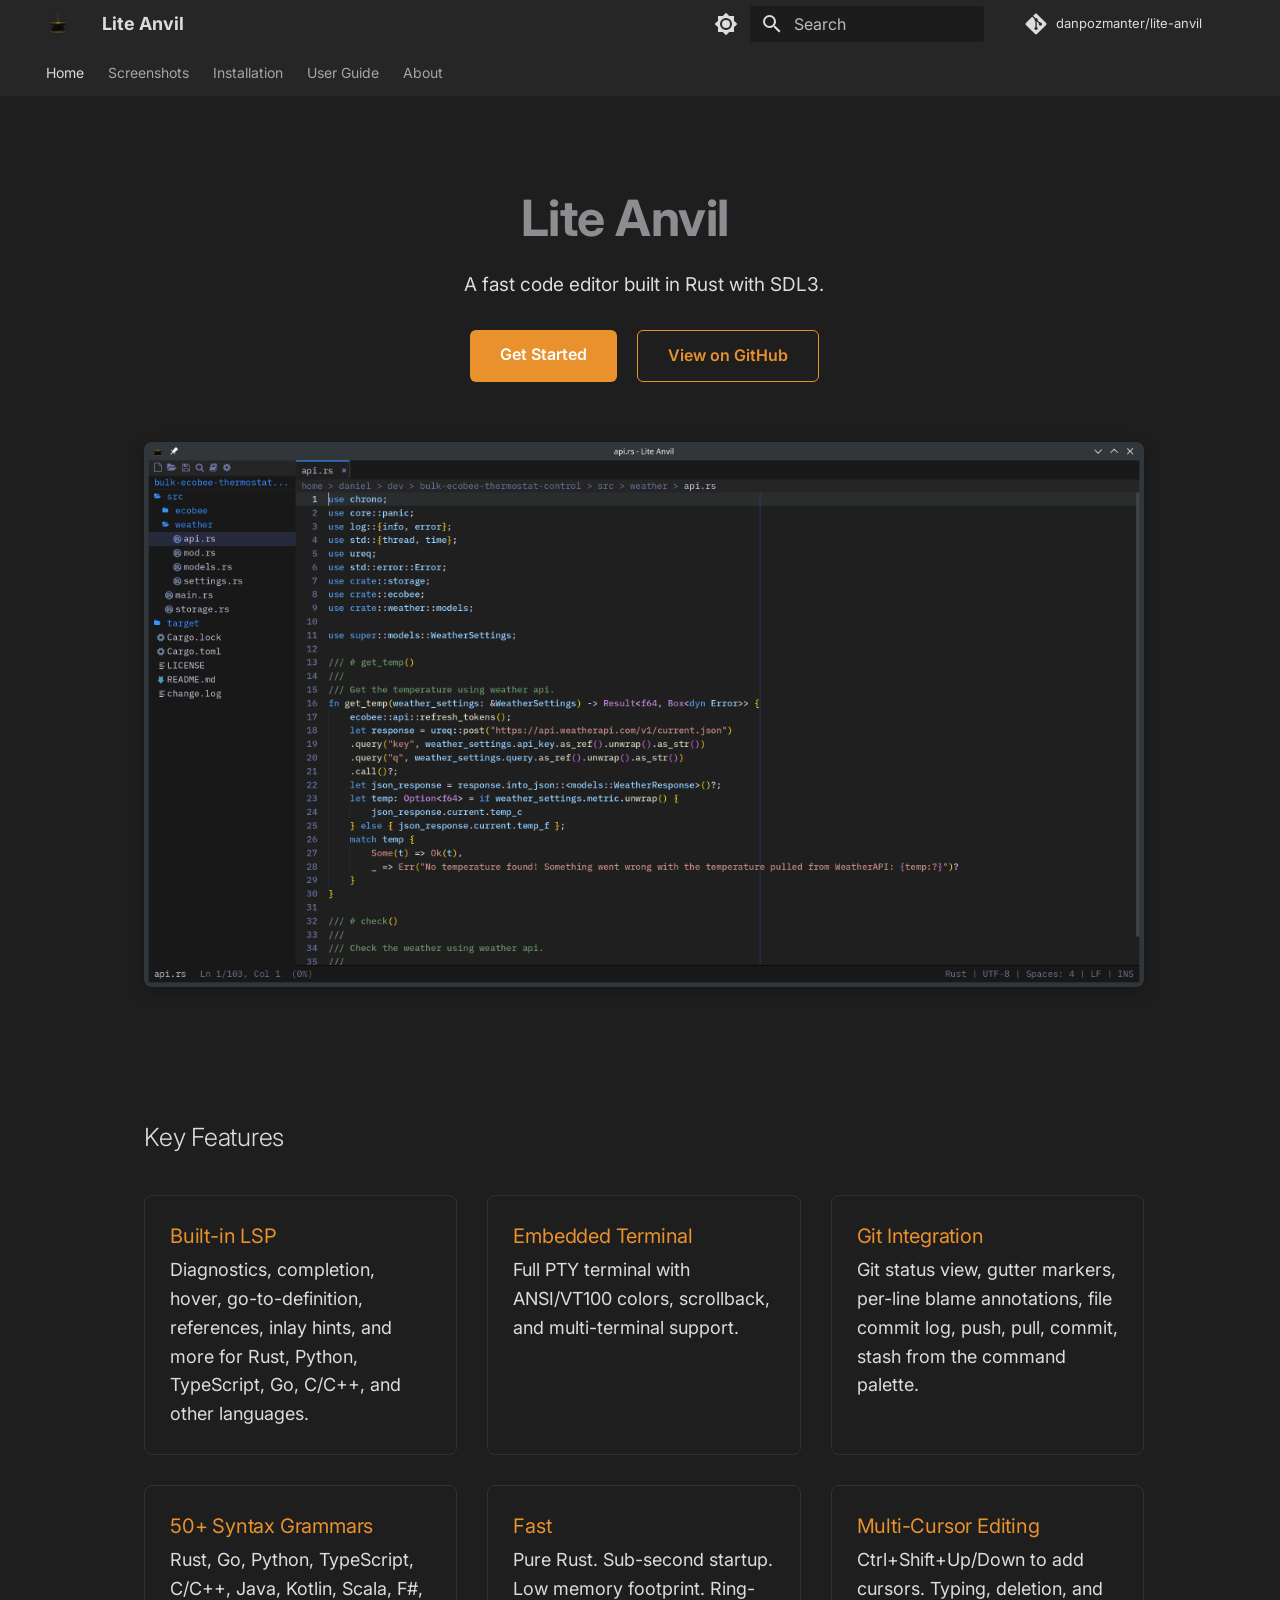
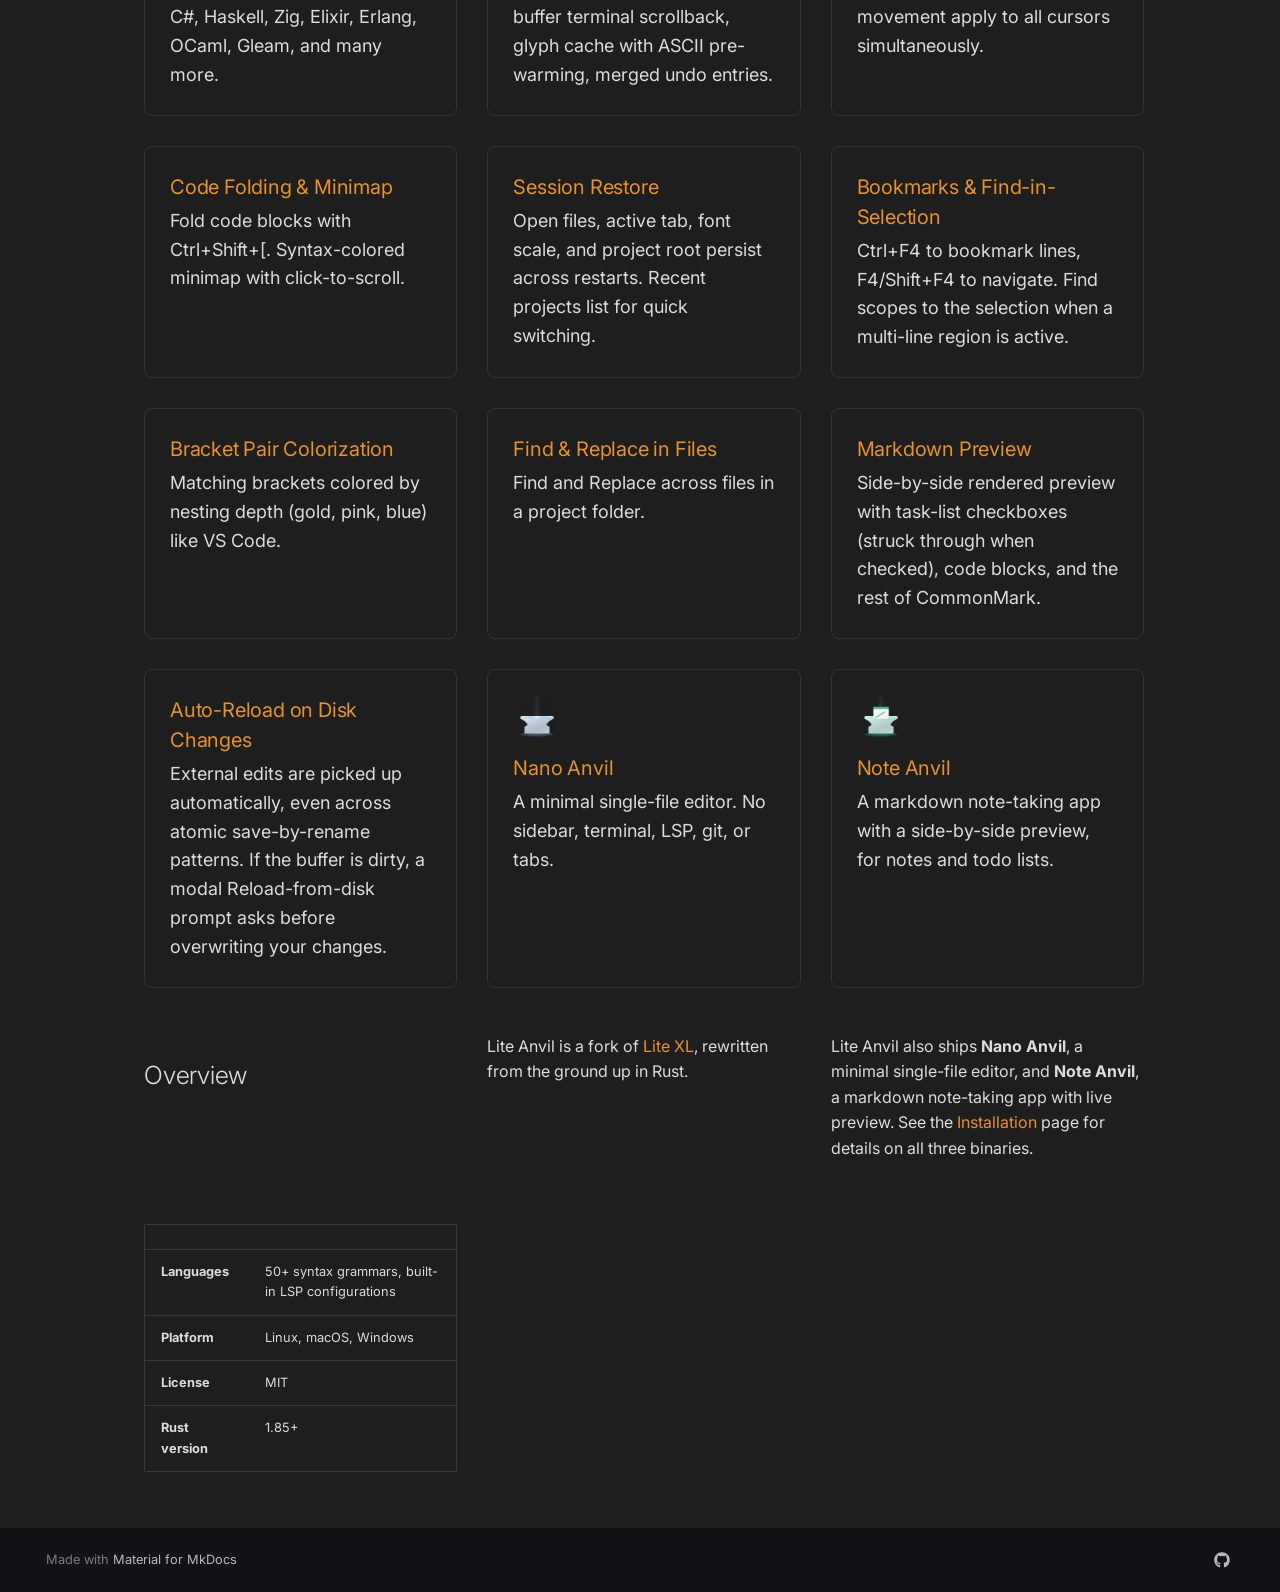
<file: docs/index.html>
<!doctype html>
<html lang="en" class="no-js">
  <head>
    
      <meta charset="utf-8">
      <meta name="viewport" content="width=device-width,initial-scale=1">
      
        <meta name="description" content="Fast code editor built in Rust with SDL3. Built-in LSP, embedded terminal, Git integration, and 50+ syntax grammars.">
      
      
        <meta name="author" content="Dan Pozmanter">
      
      
        <link rel="canonical" href="https://danpozmanter.github.io/lite-anvil/">
      
      
      
        <link rel="next" href="screenshots/">
      
      
        
      
      
      <link rel="icon" href="assets/logo.png">
      <meta name="generator" content="mkdocs-1.6.1, mkdocs-material-9.7.6">
    
    
      
        <title>Lite Anvil - Code Editor Built in Rust - Lite Anvil</title>
      
    
    
      <link rel="stylesheet" href="assets/stylesheets/main.484c7ddc.min.css">
      
        
        <link rel="stylesheet" href="assets/stylesheets/palette.ab4e12ef.min.css">
      
      


    
    
      
    
    
      
        
        
        <link rel="preconnect" href="https://fonts.gstatic.com" crossorigin>
        <link rel="stylesheet" href="https://fonts.googleapis.com/css?family=Inter:300,300i,400,400i,700,700i%7CJetBrains+Mono:400,400i,700,700i&display=fallback">
        <style>:root{--md-text-font:"Inter";--md-code-font:"JetBrains Mono"}</style>
      
    
    
      <link rel="stylesheet" href="stylesheets/extra.css">
    
    <script>__md_scope=new URL(".",location),__md_hash=e=>[...e].reduce(((e,_)=>(e<<5)-e+_.charCodeAt(0)),0),__md_get=(e,_=localStorage,t=__md_scope)=>JSON.parse(_.getItem(t.pathname+"."+e)),__md_set=(e,_,t=localStorage,a=__md_scope)=>{try{t.setItem(a.pathname+"."+e,JSON.stringify(_))}catch(e){}}</script>
    
      

    
    
  <meta http-equiv="Cache-Control" content="no-cache, no-store, must-revalidate">
  <meta http-equiv="Pragma" content="no-cache">
  <meta http-equiv="Expires" content="0">

  </head>
  
  
    
    
      
    
    
    
    
    <body dir="ltr" data-md-color-scheme="slate" data-md-color-primary="custom" data-md-color-accent="orange">
  
    
    <input class="md-toggle" data-md-toggle="drawer" type="checkbox" id="__drawer" autocomplete="off">
    <input class="md-toggle" data-md-toggle="search" type="checkbox" id="__search" autocomplete="off">
    <label class="md-overlay" for="__drawer"></label>
    <div data-md-component="skip">
      
        
        <a href="#lite-anvil" class="md-skip">
          Skip to content
        </a>
      
    </div>
    <div data-md-component="announce">
      
    </div>
    
    
      

<header class="md-header" data-md-component="header">
  <nav class="md-header__inner md-grid" aria-label="Header">
    <a href="." title="Lite Anvil" class="md-header__button md-logo" aria-label="Lite Anvil" data-md-component="logo">
      
  <img src="assets/logo.png" alt="logo">

    </a>
    <label class="md-header__button md-icon" for="__drawer">
      
      <svg xmlns="http://www.w3.org/2000/svg" viewBox="0 0 24 24"><path d="M3 6h18v2H3zm0 5h18v2H3zm0 5h18v2H3z"/></svg>
    </label>
    <div class="md-header__title" data-md-component="header-title">
      <div class="md-header__ellipsis">
        <div class="md-header__topic">
          <span class="md-ellipsis">
            Lite Anvil
          </span>
        </div>
        <div class="md-header__topic" data-md-component="header-topic">
          <span class="md-ellipsis">
            
              Lite Anvil - Code Editor Built in Rust
            
          </span>
        </div>
      </div>
    </div>
    
      
        <form class="md-header__option" data-md-component="palette">
  
    
    
    
    <input class="md-option" data-md-color-media="" data-md-color-scheme="slate" data-md-color-primary="custom" data-md-color-accent="orange"  aria-label="Switch to light mode"  type="radio" name="__palette" id="__palette_0">
    
      <label class="md-header__button md-icon" title="Switch to light mode" for="__palette_1" hidden>
        <svg xmlns="http://www.w3.org/2000/svg" viewBox="0 0 24 24"><path d="M12 8a4 4 0 0 0-4 4 4 4 0 0 0 4 4 4 4 0 0 0 4-4 4 4 0 0 0-4-4m0 10a6 6 0 0 1-6-6 6 6 0 0 1 6-6 6 6 0 0 1 6 6 6 6 0 0 1-6 6m8-9.31V4h-4.69L12 .69 8.69 4H4v4.69L.69 12 4 15.31V20h4.69L12 23.31 15.31 20H20v-4.69L23.31 12z"/></svg>
      </label>
    
  
    
    
    
    <input class="md-option" data-md-color-media="" data-md-color-scheme="default" data-md-color-primary="custom" data-md-color-accent="orange"  aria-label="Switch to dark mode"  type="radio" name="__palette" id="__palette_1">
    
      <label class="md-header__button md-icon" title="Switch to dark mode" for="__palette_0" hidden>
        <svg xmlns="http://www.w3.org/2000/svg" viewBox="0 0 24 24"><path d="M12 18c-.89 0-1.74-.2-2.5-.55C11.56 16.5 13 14.42 13 12s-1.44-4.5-3.5-5.45C10.26 6.2 11.11 6 12 6a6 6 0 0 1 6 6 6 6 0 0 1-6 6m8-9.31V4h-4.69L12 .69 8.69 4H4v4.69L.69 12 4 15.31V20h4.69L12 23.31 15.31 20H20v-4.69L23.31 12z"/></svg>
      </label>
    
  
</form>
      
    
    
      <script>var palette=__md_get("__palette");if(palette&&palette.color){if("(prefers-color-scheme)"===palette.color.media){var media=matchMedia("(prefers-color-scheme: light)"),input=document.querySelector(media.matches?"[data-md-color-media='(prefers-color-scheme: light)']":"[data-md-color-media='(prefers-color-scheme: dark)']");palette.color.media=input.getAttribute("data-md-color-media"),palette.color.scheme=input.getAttribute("data-md-color-scheme"),palette.color.primary=input.getAttribute("data-md-color-primary"),palette.color.accent=input.getAttribute("data-md-color-accent")}for(var[key,value]of Object.entries(palette.color))document.body.setAttribute("data-md-color-"+key,value)}</script>
    
    
    
      
      
        <label class="md-header__button md-icon" for="__search">
          
          <svg xmlns="http://www.w3.org/2000/svg" viewBox="0 0 24 24"><path d="M9.5 3A6.5 6.5 0 0 1 16 9.5c0 1.61-.59 3.09-1.56 4.23l.27.27h.79l5 5-1.5 1.5-5-5v-.79l-.27-.27A6.52 6.52 0 0 1 9.5 16 6.5 6.5 0 0 1 3 9.5 6.5 6.5 0 0 1 9.5 3m0 2C7 5 5 7 5 9.5S7 14 9.5 14 14 12 14 9.5 12 5 9.5 5"/></svg>
        </label>
        <div class="md-search" data-md-component="search" role="dialog">
  <label class="md-search__overlay" for="__search"></label>
  <div class="md-search__inner" role="search">
    <form class="md-search__form" name="search">
      <input type="text" class="md-search__input" name="query" aria-label="Search" placeholder="Search" autocapitalize="off" autocorrect="off" autocomplete="off" spellcheck="false" data-md-component="search-query" required>
      <label class="md-search__icon md-icon" for="__search">
        
        <svg xmlns="http://www.w3.org/2000/svg" viewBox="0 0 24 24"><path d="M9.5 3A6.5 6.5 0 0 1 16 9.5c0 1.61-.59 3.09-1.56 4.23l.27.27h.79l5 5-1.5 1.5-5-5v-.79l-.27-.27A6.52 6.52 0 0 1 9.5 16 6.5 6.5 0 0 1 3 9.5 6.5 6.5 0 0 1 9.5 3m0 2C7 5 5 7 5 9.5S7 14 9.5 14 14 12 14 9.5 12 5 9.5 5"/></svg>
        
        <svg xmlns="http://www.w3.org/2000/svg" viewBox="0 0 24 24"><path d="M20 11v2H8l5.5 5.5-1.42 1.42L4.16 12l7.92-7.92L13.5 5.5 8 11z"/></svg>
      </label>
      <nav class="md-search__options" aria-label="Search">
        
        <button type="reset" class="md-search__icon md-icon" title="Clear" aria-label="Clear" tabindex="-1">
          
          <svg xmlns="http://www.w3.org/2000/svg" viewBox="0 0 24 24"><path d="M19 6.41 17.59 5 12 10.59 6.41 5 5 6.41 10.59 12 5 17.59 6.41 19 12 13.41 17.59 19 19 17.59 13.41 12z"/></svg>
        </button>
      </nav>
      
    </form>
    <div class="md-search__output">
      <div class="md-search__scrollwrap" tabindex="0" data-md-scrollfix>
        <div class="md-search-result" data-md-component="search-result">
          <div class="md-search-result__meta">
            Initializing search
          </div>
          <ol class="md-search-result__list" role="presentation"></ol>
        </div>
      </div>
    </div>
  </div>
</div>
      
    
    
      <div class="md-header__source">
        <a href="https://github.com/danpozmanter/lite-anvil" title="Go to repository" class="md-source" data-md-component="source">
  <div class="md-source__icon md-icon">
    
    <svg xmlns="http://www.w3.org/2000/svg" viewBox="0 0 448 512"><!--! Font Awesome Free 7.1.0 by @fontawesome - https://fontawesome.com License - https://fontawesome.com/license/free (Icons: CC BY 4.0, Fonts: SIL OFL 1.1, Code: MIT License) Copyright 2025 Fonticons, Inc.--><path d="M439.6 236.1 244 40.5c-5.4-5.5-12.8-8.5-20.4-8.5s-15 3-20.4 8.4L162.5 81l51.5 51.5c27.1-9.1 52.7 16.8 43.4 43.7l49.7 49.7c34.2-11.8 61.2 31 35.5 56.7-26.5 26.5-70.2-2.9-56-37.3L240.3 199v121.9c25.3 12.5 22.3 41.8 9.1 55-6.4 6.4-15.2 10.1-24.3 10.1s-17.8-3.6-24.3-10.1c-17.6-17.6-11.1-46.9 11.2-56v-123c-20.8-8.5-24.6-30.7-18.6-45L142.6 101 8.5 235.1C3 240.6 0 247.9 0 255.5s3 15 8.5 20.4l195.6 195.7c5.4 5.4 12.7 8.4 20.4 8.4s15-3 20.4-8.4l194.7-194.7c5.4-5.4 8.4-12.8 8.4-20.4s-3-15-8.4-20.4"/></svg>
  </div>
  <div class="md-source__repository">
    danpozmanter/lite-anvil
  </div>
</a>
      </div>
    
  </nav>
  
</header>
    
    <div class="md-container" data-md-component="container">
      
      
        
          
            
<nav class="md-tabs" aria-label="Tabs" data-md-component="tabs">
  <div class="md-grid">
    <ul class="md-tabs__list">
      
        
  
  
  
    
  
  
    <li class="md-tabs__item md-tabs__item--active">
      <a href="." class="md-tabs__link">
        
  
  
    
  
  Home

      </a>
    </li>
  

      
        
  
  
  
  
    <li class="md-tabs__item">
      <a href="screenshots/" class="md-tabs__link">
        
  
  
    
  
  Screenshots

      </a>
    </li>
  

      
        
  
  
  
  
    <li class="md-tabs__item">
      <a href="installation/" class="md-tabs__link">
        
  
  
    
  
  Installation

      </a>
    </li>
  

      
        
  
  
  
  
    <li class="md-tabs__item">
      <a href="guide/" class="md-tabs__link">
        
  
  
    
  
  User Guide

      </a>
    </li>
  

      
        
  
  
  
  
    <li class="md-tabs__item">
      <a href="about/" class="md-tabs__link">
        
  
  
    
  
  About

      </a>
    </li>
  

      
    </ul>
  </div>
</nav>
          
        
      
      <main class="md-main" data-md-component="main">
        <div class="md-main__inner md-grid">
          
            
              
              <div class="md-sidebar md-sidebar--primary" data-md-component="sidebar" data-md-type="navigation" >
                <div class="md-sidebar__scrollwrap">
                  <div class="md-sidebar__inner">
                    


  


  

<nav class="md-nav md-nav--primary md-nav--lifted md-nav--integrated" aria-label="Navigation" data-md-level="0">
  <label class="md-nav__title" for="__drawer">
    <a href="." title="Lite Anvil" class="md-nav__button md-logo" aria-label="Lite Anvil" data-md-component="logo">
      
  <img src="assets/logo.png" alt="logo">

    </a>
    Lite Anvil
  </label>
  
    <div class="md-nav__source">
      <a href="https://github.com/danpozmanter/lite-anvil" title="Go to repository" class="md-source" data-md-component="source">
  <div class="md-source__icon md-icon">
    
    <svg xmlns="http://www.w3.org/2000/svg" viewBox="0 0 448 512"><!--! Font Awesome Free 7.1.0 by @fontawesome - https://fontawesome.com License - https://fontawesome.com/license/free (Icons: CC BY 4.0, Fonts: SIL OFL 1.1, Code: MIT License) Copyright 2025 Fonticons, Inc.--><path d="M439.6 236.1 244 40.5c-5.4-5.5-12.8-8.5-20.4-8.5s-15 3-20.4 8.4L162.5 81l51.5 51.5c27.1-9.1 52.7 16.8 43.4 43.7l49.7 49.7c34.2-11.8 61.2 31 35.5 56.7-26.5 26.5-70.2-2.9-56-37.3L240.3 199v121.9c25.3 12.5 22.3 41.8 9.1 55-6.4 6.4-15.2 10.1-24.3 10.1s-17.8-3.6-24.3-10.1c-17.6-17.6-11.1-46.9 11.2-56v-123c-20.8-8.5-24.6-30.7-18.6-45L142.6 101 8.5 235.1C3 240.6 0 247.9 0 255.5s3 15 8.5 20.4l195.6 195.7c5.4 5.4 12.7 8.4 20.4 8.4s15-3 20.4-8.4l194.7-194.7c5.4-5.4 8.4-12.8 8.4-20.4s-3-15-8.4-20.4"/></svg>
  </div>
  <div class="md-source__repository">
    danpozmanter/lite-anvil
  </div>
</a>
    </div>
  
  <ul class="md-nav__list" data-md-scrollfix>
    
      
      
  
  
    
  
  
  
    <li class="md-nav__item md-nav__item--active">
      
      <input class="md-nav__toggle md-toggle" type="checkbox" id="__toc">
      
      
        
      
      
        <label class="md-nav__link md-nav__link--active" for="__toc">
          
  
  
  <span class="md-ellipsis">
    
  
    Home
  

    
  </span>
  
  

          <span class="md-nav__icon md-icon"></span>
        </label>
      
      <a href="." class="md-nav__link md-nav__link--active">
        
  
  
  <span class="md-ellipsis">
    
  
    Home
  

    
  </span>
  
  

      </a>
      
        

<nav class="md-nav md-nav--secondary" aria-label="Table of contents">
  
  
  
    
  
  
    <label class="md-nav__title" for="__toc">
      <span class="md-nav__icon md-icon"></span>
      Table of contents
    </label>
    <ul class="md-nav__list" data-md-component="toc" data-md-scrollfix>
      
        <li class="md-nav__item">
  <a href="#key-features" class="md-nav__link">
    <span class="md-ellipsis">
      
        Key Features
      
    </span>
  </a>
  
    <nav class="md-nav" aria-label="Key Features">
      <ul class="md-nav__list">
        
          <li class="md-nav__item">
  <a href="#built-in-lsp" class="md-nav__link">
    <span class="md-ellipsis">
      
        Built-in LSP
      
    </span>
  </a>
  
</li>
        
          <li class="md-nav__item">
  <a href="#embedded-terminal" class="md-nav__link">
    <span class="md-ellipsis">
      
        Embedded Terminal
      
    </span>
  </a>
  
</li>
        
          <li class="md-nav__item">
  <a href="#git-integration" class="md-nav__link">
    <span class="md-ellipsis">
      
        Git Integration
      
    </span>
  </a>
  
</li>
        
          <li class="md-nav__item">
  <a href="#50-syntax-grammars" class="md-nav__link">
    <span class="md-ellipsis">
      
        50+ Syntax Grammars
      
    </span>
  </a>
  
</li>
        
          <li class="md-nav__item">
  <a href="#fast" class="md-nav__link">
    <span class="md-ellipsis">
      
        Fast
      
    </span>
  </a>
  
</li>
        
          <li class="md-nav__item">
  <a href="#multi-cursor-editing" class="md-nav__link">
    <span class="md-ellipsis">
      
        Multi-Cursor Editing
      
    </span>
  </a>
  
</li>
        
          <li class="md-nav__item">
  <a href="#code-folding-minimap" class="md-nav__link">
    <span class="md-ellipsis">
      
        Code Folding &amp; Minimap
      
    </span>
  </a>
  
</li>
        
          <li class="md-nav__item">
  <a href="#session-restore" class="md-nav__link">
    <span class="md-ellipsis">
      
        Session Restore
      
    </span>
  </a>
  
</li>
        
          <li class="md-nav__item">
  <a href="#bookmarks-find-in-selection" class="md-nav__link">
    <span class="md-ellipsis">
      
        Bookmarks &amp; Find-in-Selection
      
    </span>
  </a>
  
</li>
        
          <li class="md-nav__item">
  <a href="#bracket-pair-colorization" class="md-nav__link">
    <span class="md-ellipsis">
      
        Bracket Pair Colorization
      
    </span>
  </a>
  
</li>
        
          <li class="md-nav__item">
  <a href="#find-replace-in-files" class="md-nav__link">
    <span class="md-ellipsis">
      
        Find &amp; Replace in Files
      
    </span>
  </a>
  
</li>
        
          <li class="md-nav__item">
  <a href="#markdown-preview" class="md-nav__link">
    <span class="md-ellipsis">
      
        Markdown Preview
      
    </span>
  </a>
  
</li>
        
          <li class="md-nav__item">
  <a href="#auto-reload-on-disk-changes" class="md-nav__link">
    <span class="md-ellipsis">
      
        Auto-Reload on Disk Changes
      
    </span>
  </a>
  
</li>
        
          <li class="md-nav__item">
  <a href="#nano-anvil" class="md-nav__link">
    <span class="md-ellipsis">
      
        Nano Anvil
      
    </span>
  </a>
  
</li>
        
          <li class="md-nav__item">
  <a href="#note-anvil" class="md-nav__link">
    <span class="md-ellipsis">
      
        Note Anvil
      
    </span>
  </a>
  
</li>
        
      </ul>
    </nav>
  
</li>
      
        <li class="md-nav__item">
  <a href="#overview" class="md-nav__link">
    <span class="md-ellipsis">
      
        Overview
      
    </span>
  </a>
  
</li>
      
    </ul>
  
</nav>
      
    </li>
  

    
      
      
  
  
  
  
    <li class="md-nav__item">
      <a href="screenshots/" class="md-nav__link">
        
  
  
  <span class="md-ellipsis">
    
  
    Screenshots
  

    
  </span>
  
  

      </a>
    </li>
  

    
      
      
  
  
  
  
    <li class="md-nav__item">
      <a href="installation/" class="md-nav__link">
        
  
  
  <span class="md-ellipsis">
    
  
    Installation
  

    
  </span>
  
  

      </a>
    </li>
  

    
      
      
  
  
  
  
    <li class="md-nav__item">
      <a href="guide/" class="md-nav__link">
        
  
  
  <span class="md-ellipsis">
    
  
    User Guide
  

    
  </span>
  
  

      </a>
    </li>
  

    
      
      
  
  
  
  
    <li class="md-nav__item">
      <a href="about/" class="md-nav__link">
        
  
  
  <span class="md-ellipsis">
    
  
    About
  

    
  </span>
  
  

      </a>
    </li>
  

    
  </ul>
</nav>
                  </div>
                </div>
              </div>
            
            
          
          
            <div class="md-content" data-md-component="content">
              
              <article class="md-content__inner md-typeset">
                
                  



<div class="hero">
<h1 id="lite-anvil">Lite Anvil<a class="headerlink" href="#lite-anvil" title="Permanent link">&para;</a></h1>
<p class="tagline">A fast code editor built in Rust with SDL3.</p>
<div class="button-row">
  <a href="installation/" class="primary">Get Started</a>
  <a href="https://github.com/danpozmanter/lite-anvil" class="secondary">View on GitHub</a>
</div>
<p><img src="assets/screenshot.png" alt="Lite Anvil screenshot" class="screenshot"></p>
</div>
<h2 id="key-features">Key Features<a class="headerlink" href="#key-features" title="Permanent link">&para;</a></h2>
<div class="feature-grid">
<div class="feature-card">
<h3 id="built-in-lsp">Built-in LSP<a class="headerlink" href="#built-in-lsp" title="Permanent link">&para;</a></h3>
<p>Diagnostics, completion, hover, go-to-definition, references, inlay hints, and more for Rust, Python, TypeScript, Go, C/C++, and other languages.</p>
</div>
<div class="feature-card">
<h3 id="embedded-terminal">Embedded Terminal<a class="headerlink" href="#embedded-terminal" title="Permanent link">&para;</a></h3>
<p>Full PTY terminal with ANSI/VT100 colors, scrollback, and multi-terminal support.</p>
</div>
<div class="feature-card">
<h3 id="git-integration">Git Integration<a class="headerlink" href="#git-integration" title="Permanent link">&para;</a></h3>
<p>Git status view, gutter markers, per-line blame annotations, file commit log, push, pull, commit, stash from the command palette.</p>
</div>
<div class="feature-card">
<h3 id="50-syntax-grammars">50+ Syntax Grammars<a class="headerlink" href="#50-syntax-grammars" title="Permanent link">&para;</a></h3>
<p>Rust, Go, Python, TypeScript, C/C++, Java, Kotlin, Scala, F#, C#, Haskell, Zig, Elixir, Erlang, OCaml, Gleam, and many more.</p>
</div>
<div class="feature-card">
<h3 id="fast">Fast<a class="headerlink" href="#fast" title="Permanent link">&para;</a></h3>
<p>Pure Rust. Sub-second startup. Low memory footprint. Ring-buffer terminal scrollback, glyph cache with ASCII pre-warming, merged undo entries.</p>
</div>
<div class="feature-card">
<h3 id="multi-cursor-editing">Multi-Cursor Editing<a class="headerlink" href="#multi-cursor-editing" title="Permanent link">&para;</a></h3>
<p>Ctrl+Shift+Up/Down to add cursors. Typing, deletion, and movement apply to all cursors simultaneously.</p>
</div>
<div class="feature-card">
<h3 id="code-folding-minimap">Code Folding &amp; Minimap<a class="headerlink" href="#code-folding-minimap" title="Permanent link">&para;</a></h3>
<p>Fold code blocks with Ctrl+Shift+[. Syntax-colored minimap with click-to-scroll.</p>
</div>
<div class="feature-card">
<h3 id="session-restore">Session Restore<a class="headerlink" href="#session-restore" title="Permanent link">&para;</a></h3>
<p>Open files, active tab, font scale, and project root persist across restarts. Recent projects list for quick switching.</p>
</div>
<div class="feature-card">
<h3 id="bookmarks-find-in-selection">Bookmarks &amp; Find-in-Selection<a class="headerlink" href="#bookmarks-find-in-selection" title="Permanent link">&para;</a></h3>
<p>Ctrl+F4 to bookmark lines, F4/Shift+F4 to navigate. Find scopes to the selection when a multi-line region is active.</p>
</div>
<div class="feature-card">
<h3 id="bracket-pair-colorization">Bracket Pair Colorization<a class="headerlink" href="#bracket-pair-colorization" title="Permanent link">&para;</a></h3>
<p>Matching brackets colored by nesting depth (gold, pink, blue) like VS Code.</p>
</div>
<div class="feature-card">
<h3 id="find-replace-in-files">Find &amp; Replace in Files<a class="headerlink" href="#find-replace-in-files" title="Permanent link">&para;</a></h3>
<p>Find and Replace across files in a project folder.</p>
</div>
<div class="feature-card">
<h3 id="markdown-preview">Markdown Preview<a class="headerlink" href="#markdown-preview" title="Permanent link">&para;</a></h3>
<p>Side-by-side rendered preview with task-list checkboxes (struck through when checked), code blocks, and the rest of CommonMark.</p>
</div>
<div class="feature-card">
<h3 id="auto-reload-on-disk-changes">Auto-Reload on Disk Changes<a class="headerlink" href="#auto-reload-on-disk-changes" title="Permanent link">&para;</a></h3>
<p>External edits are picked up automatically, even across atomic save-by-rename patterns. If the buffer is dirty, a modal Reload-from-disk prompt asks before overwriting your changes.</p>
</div>
<div class="feature-card">
<p><img src="assets/nano-anvil.png" alt="Nano Anvil icon" class="feature-icon"></p>
<h3 id="nano-anvil">Nano Anvil<a class="headerlink" href="#nano-anvil" title="Permanent link">&para;</a></h3>
<p>A minimal single-file editor. No sidebar, terminal, LSP, git, or tabs.</p>
</div>
<div class="feature-card">
<p><img src="assets/note-anvil.png" alt="Note Anvil icon" class="feature-icon"></p>
<h3 id="note-anvil">Note Anvil<a class="headerlink" href="#note-anvil" title="Permanent link">&para;</a></h3>
<p>A markdown note-taking app with a side-by-side preview, for notes and todo lists.</p>
</div>
<h2 id="overview">Overview<a class="headerlink" href="#overview" title="Permanent link">&para;</a></h2>
<p>Lite Anvil is a fork of <a href="https://github.com/lite-xl/lite-xl">Lite XL</a>, rewritten from the ground up in Rust.</p>
<p>Lite Anvil also ships <strong>Nano Anvil</strong>, a minimal single-file editor, and <strong>Note Anvil</strong>, a markdown note-taking app with live preview. See the <a href="installation/">Installation</a> page for details on all three binaries.</p>
<table>
<thead>
<tr>
<th></th>
<th></th>
</tr>
</thead>
<tbody>
<tr>
<td><strong>Languages</strong></td>
<td>50+ syntax grammars, built-in LSP configurations</td>
</tr>
<tr>
<td><strong>Platform</strong></td>
<td>Linux, macOS, Windows</td>
</tr>
<tr>
<td><strong>License</strong></td>
<td>MIT</td>
</tr>
<tr>
<td><strong>Rust version</strong></td>
<td>1.85+</td>
</tr>
</tbody>
</table>
</div>







  
  






                
              </article>
            </div>
          
          
<script>var target=document.getElementById(location.hash.slice(1));target&&target.name&&(target.checked=target.name.startsWith("__tabbed_"))</script>
        </div>
        
      </main>
      
        <footer class="md-footer">
  
  <div class="md-footer-meta md-typeset">
    <div class="md-footer-meta__inner md-grid">
      <div class="md-copyright">
  
  
    Made with
    <a href="https://squidfunk.github.io/mkdocs-material/" target="_blank" rel="noopener">
      Material for MkDocs
    </a>
  
</div>
      
        
<div class="md-social">
  
    
    
    
    
      
      
    
    <a href="https://github.com/danpozmanter/lite-anvil" target="_blank" rel="noopener" title="github.com" class="md-social__link">
      <svg xmlns="http://www.w3.org/2000/svg" viewBox="0 0 512 512"><!--! Font Awesome Free 7.1.0 by @fontawesome - https://fontawesome.com License - https://fontawesome.com/license/free (Icons: CC BY 4.0, Fonts: SIL OFL 1.1, Code: MIT License) Copyright 2025 Fonticons, Inc.--><path d="M173.9 397.4c0 2-2.3 3.6-5.2 3.6-3.3.3-5.6-1.3-5.6-3.6 0-2 2.3-3.6 5.2-3.6 3-.3 5.6 1.3 5.6 3.6m-31.1-4.5c-.7 2 1.3 4.3 4.3 4.9 2.6 1 5.6 0 6.2-2s-1.3-4.3-4.3-5.2c-2.6-.7-5.5.3-6.2 2.3m44.2-1.7c-2.9.7-4.9 2.6-4.6 4.9.3 2 2.9 3.3 5.9 2.6 2.9-.7 4.9-2.6 4.6-4.6-.3-1.9-3-3.2-5.9-2.9M252.8 8C114.1 8 8 113.3 8 252c0 110.9 69.8 205.8 169.5 239.2 12.8 2.3 17.3-5.6 17.3-12.1 0-6.2-.3-40.4-.3-61.4 0 0-70 15-84.7-29.8 0 0-11.4-29.1-27.8-36.6 0 0-22.9-15.7 1.6-15.4 0 0 24.9 2 38.6 25.8 21.9 38.6 58.6 27.5 72.9 20.9 2.3-16 8.8-27.1 16-33.7-55.9-6.2-112.3-14.3-112.3-110.5 0-27.5 7.6-41.3 23.6-58.9-2.6-6.5-11.1-33.3 2.6-67.9 20.9-6.5 69 27 69 27 20-5.6 41.5-8.5 62.8-8.5s42.8 2.9 62.8 8.5c0 0 48.1-33.6 69-27 13.7 34.7 5.2 61.4 2.6 67.9 16 17.7 25.8 31.5 25.8 58.9 0 96.5-58.9 104.2-114.8 110.5 9.2 7.9 17 22.9 17 46.4 0 33.7-.3 75.4-.3 83.6 0 6.5 4.6 14.4 17.3 12.1C436.2 457.8 504 362.9 504 252 504 113.3 391.5 8 252.8 8M105.2 352.9c-1.3 1-1 3.3.7 5.2 1.6 1.6 3.9 2.3 5.2 1 1.3-1 1-3.3-.7-5.2-1.6-1.6-3.9-2.3-5.2-1m-10.8-8.1c-.7 1.3.3 2.9 2.3 3.9 1.6 1 3.6.7 4.3-.7.7-1.3-.3-2.9-2.3-3.9-2-.6-3.6-.3-4.3.7m32.4 35.6c-1.6 1.3-1 4.3 1.3 6.2 2.3 2.3 5.2 2.6 6.5 1 1.3-1.3.7-4.3-1.3-6.2-2.2-2.3-5.2-2.6-6.5-1m-11.4-14.7c-1.6 1-1.6 3.6 0 5.9s4.3 3.3 5.6 2.3c1.6-1.3 1.6-3.9 0-6.2-1.4-2.3-4-3.3-5.6-2"/></svg>
    </a>
  
</div>
      
    </div>
  </div>
</footer>
      
    </div>
    <div class="md-dialog" data-md-component="dialog">
      <div class="md-dialog__inner md-typeset"></div>
    </div>
    
    
    
      
      
      <script id="__config" type="application/json">{"annotate": null, "base": ".", "features": ["navigation.instant", "navigation.tabs", "content.code.copy", "toc.integrate"], "search": "assets/javascripts/workers/search.2c215733.min.js", "tags": null, "translations": {"clipboard.copied": "Copied to clipboard", "clipboard.copy": "Copy to clipboard", "search.result.more.one": "1 more on this page", "search.result.more.other": "# more on this page", "search.result.none": "No matching documents", "search.result.one": "1 matching document", "search.result.other": "# matching documents", "search.result.placeholder": "Type to start searching", "search.result.term.missing": "Missing", "select.version": "Select version"}, "version": null}</script>
    
    
      <script src="assets/javascripts/bundle.79ae519e.min.js"></script>
      
    
  </body>
</html>
</file>
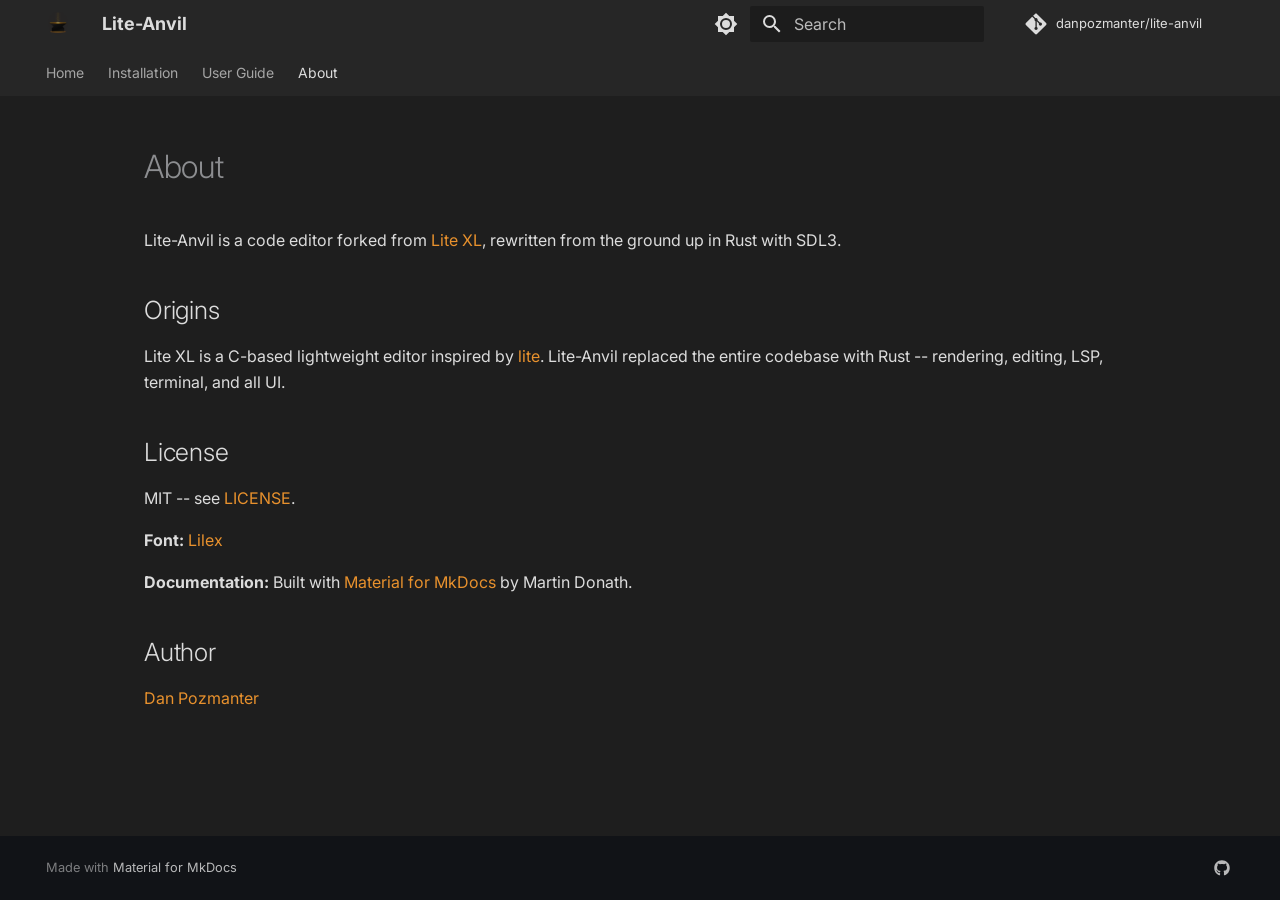
<file: docs/about/index.html>
<!doctype html>
<html lang="en" class="no-js">
  <head>
    
      <meta charset="utf-8">
      <meta name="viewport" content="width=device-width,initial-scale=1">
      
        <meta name="description" content="Lite-Anvil is a code editor forked from Lite XL and rewritten in Rust. MIT licensed.">
      
      
        <meta name="author" content="Dan Pozmanter">
      
      
        <link rel="canonical" href="https://danpozmanter.github.io/lite-anvil/about/">
      
      
        <link rel="prev" href="../guide/">
      
      
      
        
      
      
      <link rel="icon" href="../assets/logo.png">
      <meta name="generator" content="mkdocs-1.6.1, mkdocs-material-9.7.6">
    
    
      
        <title>About - Lite-Anvil - Lite-Anvil</title>
      
    
    
      <link rel="stylesheet" href="../assets/stylesheets/main.484c7ddc.min.css">
      
        
        <link rel="stylesheet" href="../assets/stylesheets/palette.ab4e12ef.min.css">
      
      


    
    
      
    
    
      
        
        
        <link rel="preconnect" href="https://fonts.gstatic.com" crossorigin>
        <link rel="stylesheet" href="https://fonts.googleapis.com/css?family=Inter:300,300i,400,400i,700,700i%7CJetBrains+Mono:400,400i,700,700i&display=fallback">
        <style>:root{--md-text-font:"Inter";--md-code-font:"JetBrains Mono"}</style>
      
    
    
      <link rel="stylesheet" href="../stylesheets/extra.css">
    
    <script>__md_scope=new URL("..",location),__md_hash=e=>[...e].reduce(((e,_)=>(e<<5)-e+_.charCodeAt(0)),0),__md_get=(e,_=localStorage,t=__md_scope)=>JSON.parse(_.getItem(t.pathname+"."+e)),__md_set=(e,_,t=localStorage,a=__md_scope)=>{try{t.setItem(a.pathname+"."+e,JSON.stringify(_))}catch(e){}}</script>
    
      

    
    
  </head>
  
  
    
    
      
    
    
    
    
    <body dir="ltr" data-md-color-scheme="slate" data-md-color-primary="custom" data-md-color-accent="orange">
  
    
    <input class="md-toggle" data-md-toggle="drawer" type="checkbox" id="__drawer" autocomplete="off">
    <input class="md-toggle" data-md-toggle="search" type="checkbox" id="__search" autocomplete="off">
    <label class="md-overlay" for="__drawer"></label>
    <div data-md-component="skip">
      
        
        <a href="#about" class="md-skip">
          Skip to content
        </a>
      
    </div>
    <div data-md-component="announce">
      
    </div>
    
    
      

<header class="md-header" data-md-component="header">
  <nav class="md-header__inner md-grid" aria-label="Header">
    <a href=".." title="Lite-Anvil" class="md-header__button md-logo" aria-label="Lite-Anvil" data-md-component="logo">
      
  <img src="../assets/logo.png" alt="logo">

    </a>
    <label class="md-header__button md-icon" for="__drawer">
      
      <svg xmlns="http://www.w3.org/2000/svg" viewBox="0 0 24 24"><path d="M3 6h18v2H3zm0 5h18v2H3zm0 5h18v2H3z"/></svg>
    </label>
    <div class="md-header__title" data-md-component="header-title">
      <div class="md-header__ellipsis">
        <div class="md-header__topic">
          <span class="md-ellipsis">
            Lite-Anvil
          </span>
        </div>
        <div class="md-header__topic" data-md-component="header-topic">
          <span class="md-ellipsis">
            
              About - Lite-Anvil
            
          </span>
        </div>
      </div>
    </div>
    
      
        <form class="md-header__option" data-md-component="palette">
  
    
    
    
    <input class="md-option" data-md-color-media="" data-md-color-scheme="slate" data-md-color-primary="custom" data-md-color-accent="orange"  aria-label="Switch to light mode"  type="radio" name="__palette" id="__palette_0">
    
      <label class="md-header__button md-icon" title="Switch to light mode" for="__palette_1" hidden>
        <svg xmlns="http://www.w3.org/2000/svg" viewBox="0 0 24 24"><path d="M12 8a4 4 0 0 0-4 4 4 4 0 0 0 4 4 4 4 0 0 0 4-4 4 4 0 0 0-4-4m0 10a6 6 0 0 1-6-6 6 6 0 0 1 6-6 6 6 0 0 1 6 6 6 6 0 0 1-6 6m8-9.31V4h-4.69L12 .69 8.69 4H4v4.69L.69 12 4 15.31V20h4.69L12 23.31 15.31 20H20v-4.69L23.31 12z"/></svg>
      </label>
    
  
    
    
    
    <input class="md-option" data-md-color-media="" data-md-color-scheme="default" data-md-color-primary="custom" data-md-color-accent="orange"  aria-label="Switch to dark mode"  type="radio" name="__palette" id="__palette_1">
    
      <label class="md-header__button md-icon" title="Switch to dark mode" for="__palette_0" hidden>
        <svg xmlns="http://www.w3.org/2000/svg" viewBox="0 0 24 24"><path d="M12 18c-.89 0-1.74-.2-2.5-.55C11.56 16.5 13 14.42 13 12s-1.44-4.5-3.5-5.45C10.26 6.2 11.11 6 12 6a6 6 0 0 1 6 6 6 6 0 0 1-6 6m8-9.31V4h-4.69L12 .69 8.69 4H4v4.69L.69 12 4 15.31V20h4.69L12 23.31 15.31 20H20v-4.69L23.31 12z"/></svg>
      </label>
    
  
</form>
      
    
    
      <script>var palette=__md_get("__palette");if(palette&&palette.color){if("(prefers-color-scheme)"===palette.color.media){var media=matchMedia("(prefers-color-scheme: light)"),input=document.querySelector(media.matches?"[data-md-color-media='(prefers-color-scheme: light)']":"[data-md-color-media='(prefers-color-scheme: dark)']");palette.color.media=input.getAttribute("data-md-color-media"),palette.color.scheme=input.getAttribute("data-md-color-scheme"),palette.color.primary=input.getAttribute("data-md-color-primary"),palette.color.accent=input.getAttribute("data-md-color-accent")}for(var[key,value]of Object.entries(palette.color))document.body.setAttribute("data-md-color-"+key,value)}</script>
    
    
    
      
      
        <label class="md-header__button md-icon" for="__search">
          
          <svg xmlns="http://www.w3.org/2000/svg" viewBox="0 0 24 24"><path d="M9.5 3A6.5 6.5 0 0 1 16 9.5c0 1.61-.59 3.09-1.56 4.23l.27.27h.79l5 5-1.5 1.5-5-5v-.79l-.27-.27A6.52 6.52 0 0 1 9.5 16 6.5 6.5 0 0 1 3 9.5 6.5 6.5 0 0 1 9.5 3m0 2C7 5 5 7 5 9.5S7 14 9.5 14 14 12 14 9.5 12 5 9.5 5"/></svg>
        </label>
        <div class="md-search" data-md-component="search" role="dialog">
  <label class="md-search__overlay" for="__search"></label>
  <div class="md-search__inner" role="search">
    <form class="md-search__form" name="search">
      <input type="text" class="md-search__input" name="query" aria-label="Search" placeholder="Search" autocapitalize="off" autocorrect="off" autocomplete="off" spellcheck="false" data-md-component="search-query" required>
      <label class="md-search__icon md-icon" for="__search">
        
        <svg xmlns="http://www.w3.org/2000/svg" viewBox="0 0 24 24"><path d="M9.5 3A6.5 6.5 0 0 1 16 9.5c0 1.61-.59 3.09-1.56 4.23l.27.27h.79l5 5-1.5 1.5-5-5v-.79l-.27-.27A6.52 6.52 0 0 1 9.5 16 6.5 6.5 0 0 1 3 9.5 6.5 6.5 0 0 1 9.5 3m0 2C7 5 5 7 5 9.5S7 14 9.5 14 14 12 14 9.5 12 5 9.5 5"/></svg>
        
        <svg xmlns="http://www.w3.org/2000/svg" viewBox="0 0 24 24"><path d="M20 11v2H8l5.5 5.5-1.42 1.42L4.16 12l7.92-7.92L13.5 5.5 8 11z"/></svg>
      </label>
      <nav class="md-search__options" aria-label="Search">
        
        <button type="reset" class="md-search__icon md-icon" title="Clear" aria-label="Clear" tabindex="-1">
          
          <svg xmlns="http://www.w3.org/2000/svg" viewBox="0 0 24 24"><path d="M19 6.41 17.59 5 12 10.59 6.41 5 5 6.41 10.59 12 5 17.59 6.41 19 12 13.41 17.59 19 19 17.59 13.41 12z"/></svg>
        </button>
      </nav>
      
    </form>
    <div class="md-search__output">
      <div class="md-search__scrollwrap" tabindex="0" data-md-scrollfix>
        <div class="md-search-result" data-md-component="search-result">
          <div class="md-search-result__meta">
            Initializing search
          </div>
          <ol class="md-search-result__list" role="presentation"></ol>
        </div>
      </div>
    </div>
  </div>
</div>
      
    
    
      <div class="md-header__source">
        <a href="https://github.com/danpozmanter/lite-anvil" title="Go to repository" class="md-source" data-md-component="source">
  <div class="md-source__icon md-icon">
    
    <svg xmlns="http://www.w3.org/2000/svg" viewBox="0 0 448 512"><!--! Font Awesome Free 7.1.0 by @fontawesome - https://fontawesome.com License - https://fontawesome.com/license/free (Icons: CC BY 4.0, Fonts: SIL OFL 1.1, Code: MIT License) Copyright 2025 Fonticons, Inc.--><path d="M439.6 236.1 244 40.5c-5.4-5.5-12.8-8.5-20.4-8.5s-15 3-20.4 8.4L162.5 81l51.5 51.5c27.1-9.1 52.7 16.8 43.4 43.7l49.7 49.7c34.2-11.8 61.2 31 35.5 56.7-26.5 26.5-70.2-2.9-56-37.3L240.3 199v121.9c25.3 12.5 22.3 41.8 9.1 55-6.4 6.4-15.2 10.1-24.3 10.1s-17.8-3.6-24.3-10.1c-17.6-17.6-11.1-46.9 11.2-56v-123c-20.8-8.5-24.6-30.7-18.6-45L142.6 101 8.5 235.1C3 240.6 0 247.9 0 255.5s3 15 8.5 20.4l195.6 195.7c5.4 5.4 12.7 8.4 20.4 8.4s15-3 20.4-8.4l194.7-194.7c5.4-5.4 8.4-12.8 8.4-20.4s-3-15-8.4-20.4"/></svg>
  </div>
  <div class="md-source__repository">
    danpozmanter/lite-anvil
  </div>
</a>
      </div>
    
  </nav>
  
</header>
    
    <div class="md-container" data-md-component="container">
      
      
        
          
            
<nav class="md-tabs" aria-label="Tabs" data-md-component="tabs">
  <div class="md-grid">
    <ul class="md-tabs__list">
      
        
  
  
  
  
    <li class="md-tabs__item">
      <a href=".." class="md-tabs__link">
        
  
  
    
  
  Home

      </a>
    </li>
  

      
        
  
  
  
  
    <li class="md-tabs__item">
      <a href="../installation/" class="md-tabs__link">
        
  
  
    
  
  Installation

      </a>
    </li>
  

      
        
  
  
  
  
    <li class="md-tabs__item">
      <a href="../guide/" class="md-tabs__link">
        
  
  
    
  
  User Guide

      </a>
    </li>
  

      
        
  
  
  
    
  
  
    <li class="md-tabs__item md-tabs__item--active">
      <a href="./" class="md-tabs__link">
        
  
  
    
  
  About

      </a>
    </li>
  

      
    </ul>
  </div>
</nav>
          
        
      
      <main class="md-main" data-md-component="main">
        <div class="md-main__inner md-grid">
          
            
              
              <div class="md-sidebar md-sidebar--primary" data-md-component="sidebar" data-md-type="navigation" >
                <div class="md-sidebar__scrollwrap">
                  <div class="md-sidebar__inner">
                    


  


  

<nav class="md-nav md-nav--primary md-nav--lifted md-nav--integrated" aria-label="Navigation" data-md-level="0">
  <label class="md-nav__title" for="__drawer">
    <a href=".." title="Lite-Anvil" class="md-nav__button md-logo" aria-label="Lite-Anvil" data-md-component="logo">
      
  <img src="../assets/logo.png" alt="logo">

    </a>
    Lite-Anvil
  </label>
  
    <div class="md-nav__source">
      <a href="https://github.com/danpozmanter/lite-anvil" title="Go to repository" class="md-source" data-md-component="source">
  <div class="md-source__icon md-icon">
    
    <svg xmlns="http://www.w3.org/2000/svg" viewBox="0 0 448 512"><!--! Font Awesome Free 7.1.0 by @fontawesome - https://fontawesome.com License - https://fontawesome.com/license/free (Icons: CC BY 4.0, Fonts: SIL OFL 1.1, Code: MIT License) Copyright 2025 Fonticons, Inc.--><path d="M439.6 236.1 244 40.5c-5.4-5.5-12.8-8.5-20.4-8.5s-15 3-20.4 8.4L162.5 81l51.5 51.5c27.1-9.1 52.7 16.8 43.4 43.7l49.7 49.7c34.2-11.8 61.2 31 35.5 56.7-26.5 26.5-70.2-2.9-56-37.3L240.3 199v121.9c25.3 12.5 22.3 41.8 9.1 55-6.4 6.4-15.2 10.1-24.3 10.1s-17.8-3.6-24.3-10.1c-17.6-17.6-11.1-46.9 11.2-56v-123c-20.8-8.5-24.6-30.7-18.6-45L142.6 101 8.5 235.1C3 240.6 0 247.9 0 255.5s3 15 8.5 20.4l195.6 195.7c5.4 5.4 12.7 8.4 20.4 8.4s15-3 20.4-8.4l194.7-194.7c5.4-5.4 8.4-12.8 8.4-20.4s-3-15-8.4-20.4"/></svg>
  </div>
  <div class="md-source__repository">
    danpozmanter/lite-anvil
  </div>
</a>
    </div>
  
  <ul class="md-nav__list" data-md-scrollfix>
    
      
      
  
  
  
  
    <li class="md-nav__item">
      <a href=".." class="md-nav__link">
        
  
  
  <span class="md-ellipsis">
    
  
    Home
  

    
  </span>
  
  

      </a>
    </li>
  

    
      
      
  
  
  
  
    <li class="md-nav__item">
      <a href="../installation/" class="md-nav__link">
        
  
  
  <span class="md-ellipsis">
    
  
    Installation
  

    
  </span>
  
  

      </a>
    </li>
  

    
      
      
  
  
  
  
    <li class="md-nav__item">
      <a href="../guide/" class="md-nav__link">
        
  
  
  <span class="md-ellipsis">
    
  
    User Guide
  

    
  </span>
  
  

      </a>
    </li>
  

    
      
      
  
  
    
  
  
  
    <li class="md-nav__item md-nav__item--active">
      
      <input class="md-nav__toggle md-toggle" type="checkbox" id="__toc">
      
      
        
      
      
        <label class="md-nav__link md-nav__link--active" for="__toc">
          
  
  
  <span class="md-ellipsis">
    
  
    About
  

    
  </span>
  
  

          <span class="md-nav__icon md-icon"></span>
        </label>
      
      <a href="./" class="md-nav__link md-nav__link--active">
        
  
  
  <span class="md-ellipsis">
    
  
    About
  

    
  </span>
  
  

      </a>
      
        

<nav class="md-nav md-nav--secondary" aria-label="Table of contents">
  
  
  
    
  
  
    <label class="md-nav__title" for="__toc">
      <span class="md-nav__icon md-icon"></span>
      Table of contents
    </label>
    <ul class="md-nav__list" data-md-component="toc" data-md-scrollfix>
      
        <li class="md-nav__item">
  <a href="#origins" class="md-nav__link">
    <span class="md-ellipsis">
      
        Origins
      
    </span>
  </a>
  
</li>
      
        <li class="md-nav__item">
  <a href="#license" class="md-nav__link">
    <span class="md-ellipsis">
      
        License
      
    </span>
  </a>
  
</li>
      
        <li class="md-nav__item">
  <a href="#author" class="md-nav__link">
    <span class="md-ellipsis">
      
        Author
      
    </span>
  </a>
  
</li>
      
    </ul>
  
</nav>
      
    </li>
  

    
  </ul>
</nav>
                  </div>
                </div>
              </div>
            
            
          
          
            <div class="md-content" data-md-component="content">
              
              <article class="md-content__inner md-typeset">
                
                  



<h1 id="about">About<a class="headerlink" href="#about" title="Permanent link">&para;</a></h1>
<p>Lite-Anvil is a code editor forked from <a href="https://github.com/lite-xl/lite-xl">Lite XL</a>, rewritten from the ground up in Rust with SDL3.</p>
<h2 id="origins">Origins<a class="headerlink" href="#origins" title="Permanent link">&para;</a></h2>
<p>Lite XL is a C-based lightweight editor inspired by <a href="https://github.com/rxi/lite">lite</a>. Lite-Anvil replaced the entire codebase with Rust -- rendering, editing, LSP, terminal, and all UI.</p>
<h2 id="license">License<a class="headerlink" href="#license" title="Permanent link">&para;</a></h2>
<p>MIT -- see <a href="https://github.com/danpozmanter/lite-anvil/blob/main/LICENSE">LICENSE</a>.</p>
<p><strong>Font:</strong> <a href="https://github.com/mishamyrt/Lilex">Lilex</a></p>
<p><strong>Documentation:</strong> Built with <a href="https://squidfunk.github.io/mkdocs-material/">Material for MkDocs</a> by Martin Donath.</p>
<h2 id="author">Author<a class="headerlink" href="#author" title="Permanent link">&para;</a></h2>
<p><a href="https://github.com/danpozmanter">Dan Pozmanter</a></p>







  
  






                
              </article>
            </div>
          
          
<script>var target=document.getElementById(location.hash.slice(1));target&&target.name&&(target.checked=target.name.startsWith("__tabbed_"))</script>
        </div>
        
      </main>
      
        <footer class="md-footer">
  
  <div class="md-footer-meta md-typeset">
    <div class="md-footer-meta__inner md-grid">
      <div class="md-copyright">
  
  
    Made with
    <a href="https://squidfunk.github.io/mkdocs-material/" target="_blank" rel="noopener">
      Material for MkDocs
    </a>
  
</div>
      
        
<div class="md-social">
  
    
    
    
    
      
      
    
    <a href="https://github.com/danpozmanter/lite-anvil" target="_blank" rel="noopener" title="github.com" class="md-social__link">
      <svg xmlns="http://www.w3.org/2000/svg" viewBox="0 0 512 512"><!--! Font Awesome Free 7.1.0 by @fontawesome - https://fontawesome.com License - https://fontawesome.com/license/free (Icons: CC BY 4.0, Fonts: SIL OFL 1.1, Code: MIT License) Copyright 2025 Fonticons, Inc.--><path d="M173.9 397.4c0 2-2.3 3.6-5.2 3.6-3.3.3-5.6-1.3-5.6-3.6 0-2 2.3-3.6 5.2-3.6 3-.3 5.6 1.3 5.6 3.6m-31.1-4.5c-.7 2 1.3 4.3 4.3 4.9 2.6 1 5.6 0 6.2-2s-1.3-4.3-4.3-5.2c-2.6-.7-5.5.3-6.2 2.3m44.2-1.7c-2.9.7-4.9 2.6-4.6 4.9.3 2 2.9 3.3 5.9 2.6 2.9-.7 4.9-2.6 4.6-4.6-.3-1.9-3-3.2-5.9-2.9M252.8 8C114.1 8 8 113.3 8 252c0 110.9 69.8 205.8 169.5 239.2 12.8 2.3 17.3-5.6 17.3-12.1 0-6.2-.3-40.4-.3-61.4 0 0-70 15-84.7-29.8 0 0-11.4-29.1-27.8-36.6 0 0-22.9-15.7 1.6-15.4 0 0 24.9 2 38.6 25.8 21.9 38.6 58.6 27.5 72.9 20.9 2.3-16 8.8-27.1 16-33.7-55.9-6.2-112.3-14.3-112.3-110.5 0-27.5 7.6-41.3 23.6-58.9-2.6-6.5-11.1-33.3 2.6-67.9 20.9-6.5 69 27 69 27 20-5.6 41.5-8.5 62.8-8.5s42.8 2.9 62.8 8.5c0 0 48.1-33.6 69-27 13.7 34.7 5.2 61.4 2.6 67.9 16 17.7 25.8 31.5 25.8 58.9 0 96.5-58.9 104.2-114.8 110.5 9.2 7.9 17 22.9 17 46.4 0 33.7-.3 75.4-.3 83.6 0 6.5 4.6 14.4 17.3 12.1C436.2 457.8 504 362.9 504 252 504 113.3 391.5 8 252.8 8M105.2 352.9c-1.3 1-1 3.3.7 5.2 1.6 1.6 3.9 2.3 5.2 1 1.3-1 1-3.3-.7-5.2-1.6-1.6-3.9-2.3-5.2-1m-10.8-8.1c-.7 1.3.3 2.9 2.3 3.9 1.6 1 3.6.7 4.3-.7.7-1.3-.3-2.9-2.3-3.9-2-.6-3.6-.3-4.3.7m32.4 35.6c-1.6 1.3-1 4.3 1.3 6.2 2.3 2.3 5.2 2.6 6.5 1 1.3-1.3.7-4.3-1.3-6.2-2.2-2.3-5.2-2.6-6.5-1m-11.4-14.7c-1.6 1-1.6 3.6 0 5.9s4.3 3.3 5.6 2.3c1.6-1.3 1.6-3.9 0-6.2-1.4-2.3-4-3.3-5.6-2"/></svg>
    </a>
  
</div>
      
    </div>
  </div>
</footer>
      
    </div>
    <div class="md-dialog" data-md-component="dialog">
      <div class="md-dialog__inner md-typeset"></div>
    </div>
    
    
    
      
      
      <script id="__config" type="application/json">{"annotate": null, "base": "..", "features": ["navigation.instant", "navigation.tabs", "content.code.copy", "toc.integrate"], "search": "../assets/javascripts/workers/search.2c215733.min.js", "tags": null, "translations": {"clipboard.copied": "Copied to clipboard", "clipboard.copy": "Copy to clipboard", "search.result.more.one": "1 more on this page", "search.result.more.other": "# more on this page", "search.result.none": "No matching documents", "search.result.one": "1 matching document", "search.result.other": "# matching documents", "search.result.placeholder": "Type to start searching", "search.result.term.missing": "Missing", "select.version": "Select version"}, "version": null}</script>
    
    
      <script src="../assets/javascripts/bundle.79ae519e.min.js"></script>
      
    
  </body>
</html>
</file>
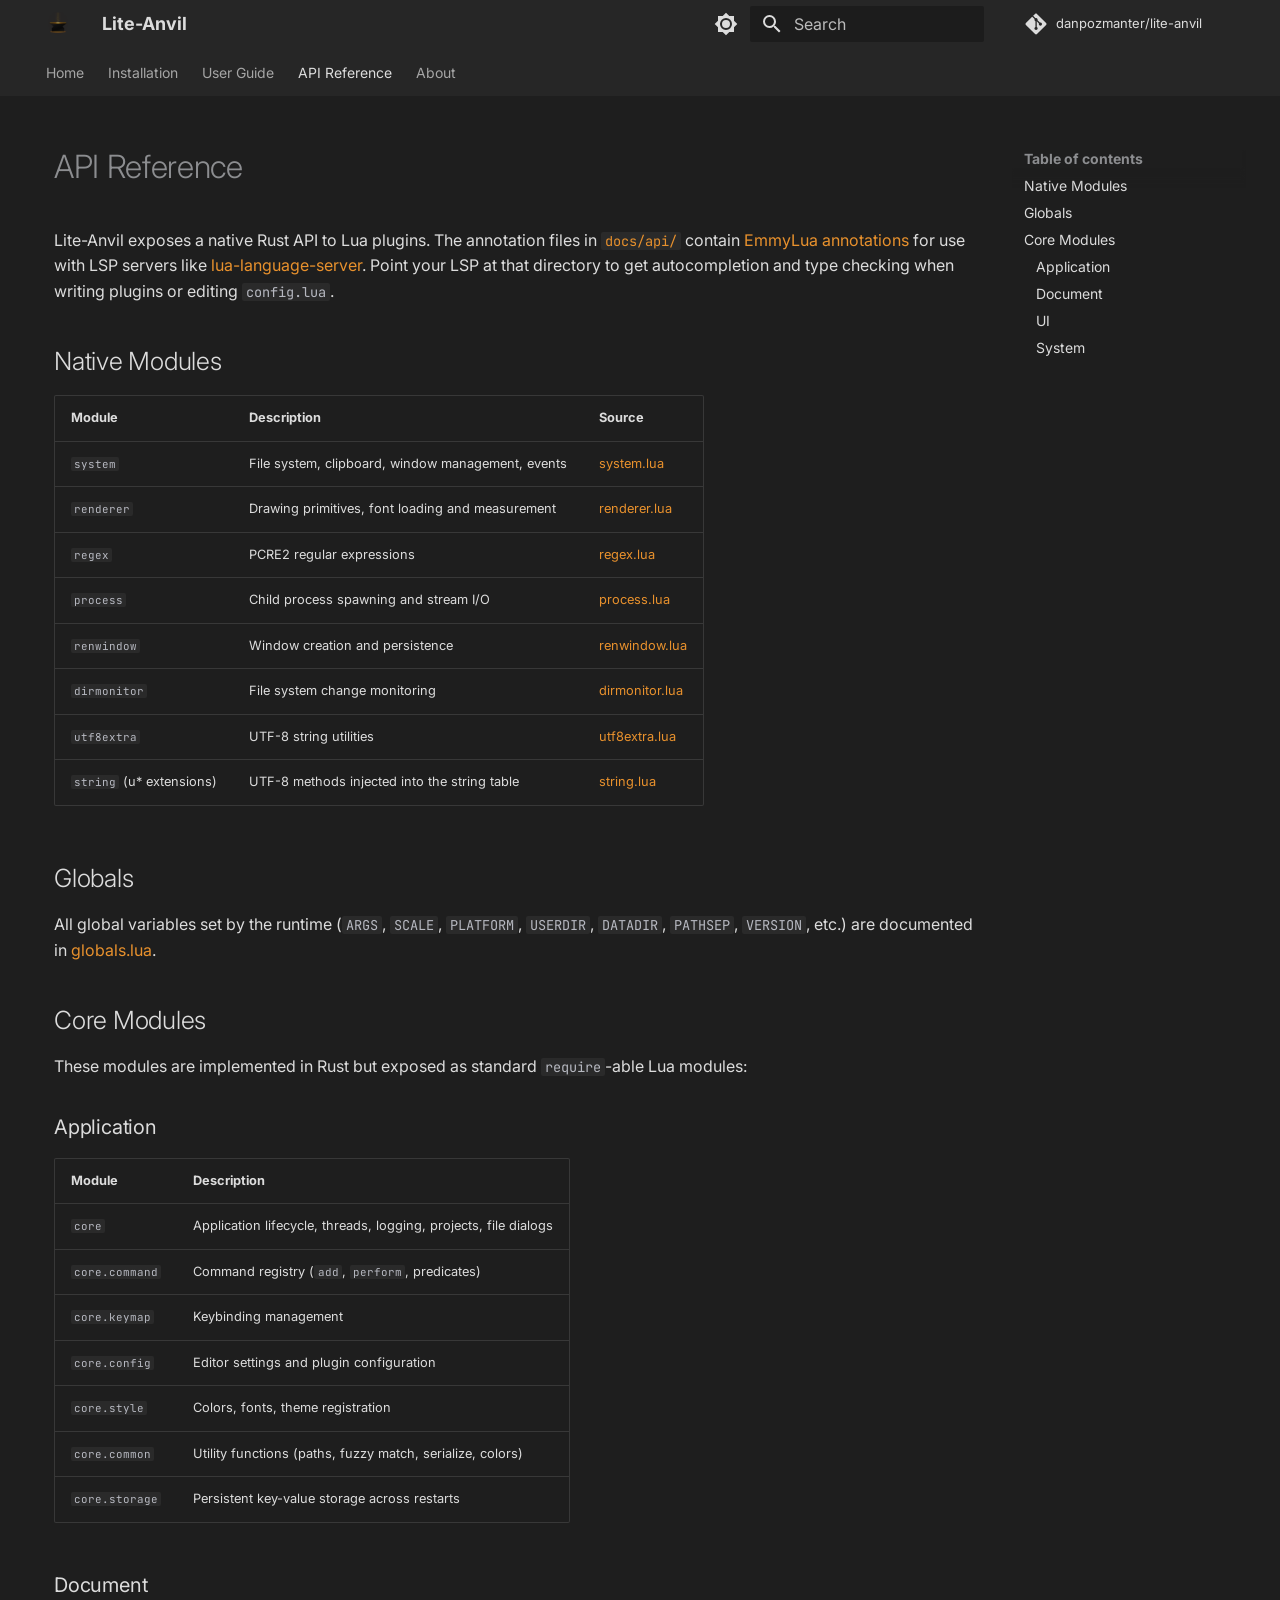
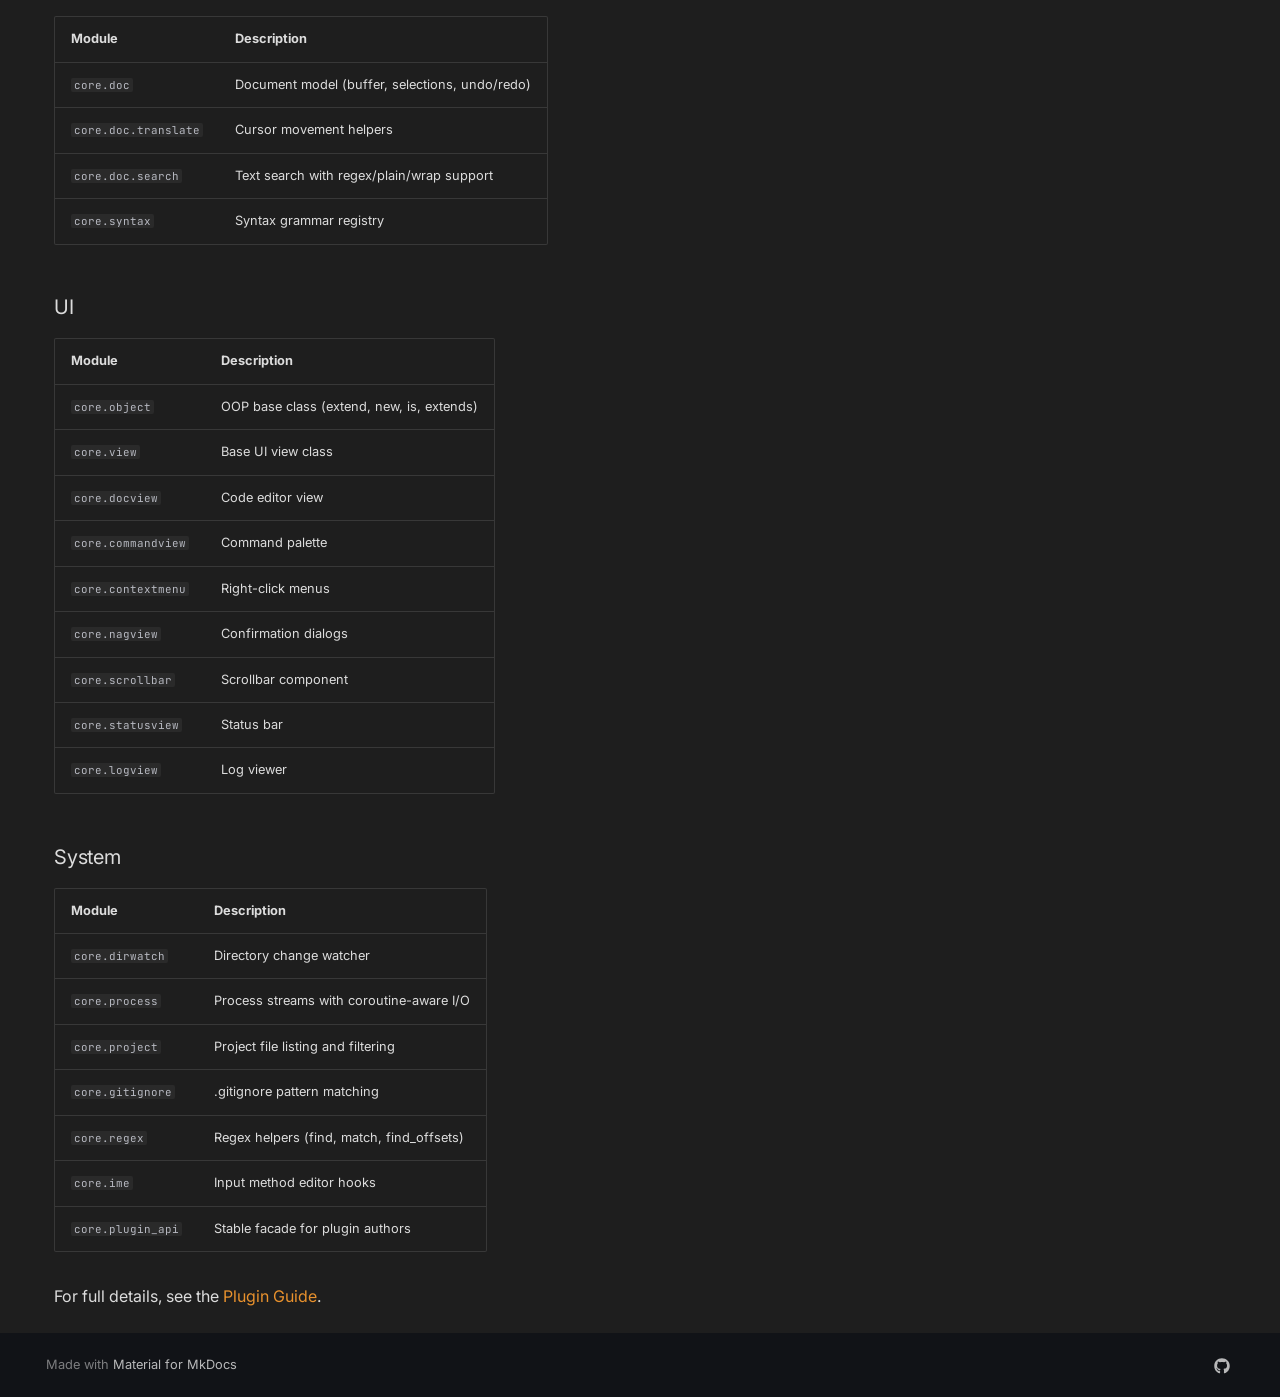
<file: docs/api/index.html>
<!doctype html>
<html lang="en" class="no-js">
  <head>
    
      <meta charset="utf-8">
      <meta name="viewport" content="width=device-width,initial-scale=1">
      
        <meta name="description" content="Native Rust API exposed to Lua plugins in Lite-Anvil, with EmmyLua type annotations.">
      
      
        <meta name="author" content="Dan Pozmanter">
      
      
        <link rel="canonical" href="https://danpozmanter.github.io/lite-anvil/api/">
      
      
        <link rel="prev" href="../guide/">
      
      
        <link rel="next" href="../about/">
      
      
        
      
      
      <link rel="icon" href="../assets/logo.png">
      <meta name="generator" content="mkdocs-1.6.1, mkdocs-material-9.7.6">
    
    
      
        <title>API Reference - Lite-Anvil</title>
      
    
    
      <link rel="stylesheet" href="../assets/stylesheets/main.484c7ddc.min.css">
      
        
        <link rel="stylesheet" href="../assets/stylesheets/palette.ab4e12ef.min.css">
      
      


    
    
      
    
    
      
        
        
        <link rel="preconnect" href="https://fonts.gstatic.com" crossorigin>
        <link rel="stylesheet" href="https://fonts.googleapis.com/css?family=Inter:300,300i,400,400i,700,700i%7CJetBrains+Mono:400,400i,700,700i&display=fallback">
        <style>:root{--md-text-font:"Inter";--md-code-font:"JetBrains Mono"}</style>
      
    
    
      <link rel="stylesheet" href="../stylesheets/extra.css">
    
    <script>__md_scope=new URL("..",location),__md_hash=e=>[...e].reduce(((e,_)=>(e<<5)-e+_.charCodeAt(0)),0),__md_get=(e,_=localStorage,t=__md_scope)=>JSON.parse(_.getItem(t.pathname+"."+e)),__md_set=(e,_,t=localStorage,a=__md_scope)=>{try{t.setItem(a.pathname+"."+e,JSON.stringify(_))}catch(e){}}</script>
    
      

    
    
  </head>
  
  
    
    
      
    
    
    
    
    <body dir="ltr" data-md-color-scheme="slate" data-md-color-primary="custom" data-md-color-accent="orange">
  
    
    <input class="md-toggle" data-md-toggle="drawer" type="checkbox" id="__drawer" autocomplete="off">
    <input class="md-toggle" data-md-toggle="search" type="checkbox" id="__search" autocomplete="off">
    <label class="md-overlay" for="__drawer"></label>
    <div data-md-component="skip">
      
        
        <a href="#api-reference" class="md-skip">
          Skip to content
        </a>
      
    </div>
    <div data-md-component="announce">
      
    </div>
    
    
      

<header class="md-header" data-md-component="header">
  <nav class="md-header__inner md-grid" aria-label="Header">
    <a href=".." title="Lite-Anvil" class="md-header__button md-logo" aria-label="Lite-Anvil" data-md-component="logo">
      
  <img src="../assets/logo.png" alt="logo">

    </a>
    <label class="md-header__button md-icon" for="__drawer">
      
      <svg xmlns="http://www.w3.org/2000/svg" viewBox="0 0 24 24"><path d="M3 6h18v2H3zm0 5h18v2H3zm0 5h18v2H3z"/></svg>
    </label>
    <div class="md-header__title" data-md-component="header-title">
      <div class="md-header__ellipsis">
        <div class="md-header__topic">
          <span class="md-ellipsis">
            Lite-Anvil
          </span>
        </div>
        <div class="md-header__topic" data-md-component="header-topic">
          <span class="md-ellipsis">
            
              API Reference
            
          </span>
        </div>
      </div>
    </div>
    
      
        <form class="md-header__option" data-md-component="palette">
  
    
    
    
    <input class="md-option" data-md-color-media="" data-md-color-scheme="slate" data-md-color-primary="custom" data-md-color-accent="orange"  aria-label="Switch to light mode"  type="radio" name="__palette" id="__palette_0">
    
      <label class="md-header__button md-icon" title="Switch to light mode" for="__palette_1" hidden>
        <svg xmlns="http://www.w3.org/2000/svg" viewBox="0 0 24 24"><path d="M12 8a4 4 0 0 0-4 4 4 4 0 0 0 4 4 4 4 0 0 0 4-4 4 4 0 0 0-4-4m0 10a6 6 0 0 1-6-6 6 6 0 0 1 6-6 6 6 0 0 1 6 6 6 6 0 0 1-6 6m8-9.31V4h-4.69L12 .69 8.69 4H4v4.69L.69 12 4 15.31V20h4.69L12 23.31 15.31 20H20v-4.69L23.31 12z"/></svg>
      </label>
    
  
    
    
    
    <input class="md-option" data-md-color-media="" data-md-color-scheme="default" data-md-color-primary="custom" data-md-color-accent="orange"  aria-label="Switch to dark mode"  type="radio" name="__palette" id="__palette_1">
    
      <label class="md-header__button md-icon" title="Switch to dark mode" for="__palette_0" hidden>
        <svg xmlns="http://www.w3.org/2000/svg" viewBox="0 0 24 24"><path d="M12 18c-.89 0-1.74-.2-2.5-.55C11.56 16.5 13 14.42 13 12s-1.44-4.5-3.5-5.45C10.26 6.2 11.11 6 12 6a6 6 0 0 1 6 6 6 6 0 0 1-6 6m8-9.31V4h-4.69L12 .69 8.69 4H4v4.69L.69 12 4 15.31V20h4.69L12 23.31 15.31 20H20v-4.69L23.31 12z"/></svg>
      </label>
    
  
</form>
      
    
    
      <script>var palette=__md_get("__palette");if(palette&&palette.color){if("(prefers-color-scheme)"===palette.color.media){var media=matchMedia("(prefers-color-scheme: light)"),input=document.querySelector(media.matches?"[data-md-color-media='(prefers-color-scheme: light)']":"[data-md-color-media='(prefers-color-scheme: dark)']");palette.color.media=input.getAttribute("data-md-color-media"),palette.color.scheme=input.getAttribute("data-md-color-scheme"),palette.color.primary=input.getAttribute("data-md-color-primary"),palette.color.accent=input.getAttribute("data-md-color-accent")}for(var[key,value]of Object.entries(palette.color))document.body.setAttribute("data-md-color-"+key,value)}</script>
    
    
    
      
      
        <label class="md-header__button md-icon" for="__search">
          
          <svg xmlns="http://www.w3.org/2000/svg" viewBox="0 0 24 24"><path d="M9.5 3A6.5 6.5 0 0 1 16 9.5c0 1.61-.59 3.09-1.56 4.23l.27.27h.79l5 5-1.5 1.5-5-5v-.79l-.27-.27A6.52 6.52 0 0 1 9.5 16 6.5 6.5 0 0 1 3 9.5 6.5 6.5 0 0 1 9.5 3m0 2C7 5 5 7 5 9.5S7 14 9.5 14 14 12 14 9.5 12 5 9.5 5"/></svg>
        </label>
        <div class="md-search" data-md-component="search" role="dialog">
  <label class="md-search__overlay" for="__search"></label>
  <div class="md-search__inner" role="search">
    <form class="md-search__form" name="search">
      <input type="text" class="md-search__input" name="query" aria-label="Search" placeholder="Search" autocapitalize="off" autocorrect="off" autocomplete="off" spellcheck="false" data-md-component="search-query" required>
      <label class="md-search__icon md-icon" for="__search">
        
        <svg xmlns="http://www.w3.org/2000/svg" viewBox="0 0 24 24"><path d="M9.5 3A6.5 6.5 0 0 1 16 9.5c0 1.61-.59 3.09-1.56 4.23l.27.27h.79l5 5-1.5 1.5-5-5v-.79l-.27-.27A6.52 6.52 0 0 1 9.5 16 6.5 6.5 0 0 1 3 9.5 6.5 6.5 0 0 1 9.5 3m0 2C7 5 5 7 5 9.5S7 14 9.5 14 14 12 14 9.5 12 5 9.5 5"/></svg>
        
        <svg xmlns="http://www.w3.org/2000/svg" viewBox="0 0 24 24"><path d="M20 11v2H8l5.5 5.5-1.42 1.42L4.16 12l7.92-7.92L13.5 5.5 8 11z"/></svg>
      </label>
      <nav class="md-search__options" aria-label="Search">
        
        <button type="reset" class="md-search__icon md-icon" title="Clear" aria-label="Clear" tabindex="-1">
          
          <svg xmlns="http://www.w3.org/2000/svg" viewBox="0 0 24 24"><path d="M19 6.41 17.59 5 12 10.59 6.41 5 5 6.41 10.59 12 5 17.59 6.41 19 12 13.41 17.59 19 19 17.59 13.41 12z"/></svg>
        </button>
      </nav>
      
    </form>
    <div class="md-search__output">
      <div class="md-search__scrollwrap" tabindex="0" data-md-scrollfix>
        <div class="md-search-result" data-md-component="search-result">
          <div class="md-search-result__meta">
            Initializing search
          </div>
          <ol class="md-search-result__list" role="presentation"></ol>
        </div>
      </div>
    </div>
  </div>
</div>
      
    
    
      <div class="md-header__source">
        <a href="https://github.com/danpozmanter/lite-anvil" title="Go to repository" class="md-source" data-md-component="source">
  <div class="md-source__icon md-icon">
    
    <svg xmlns="http://www.w3.org/2000/svg" viewBox="0 0 448 512"><!--! Font Awesome Free 7.1.0 by @fontawesome - https://fontawesome.com License - https://fontawesome.com/license/free (Icons: CC BY 4.0, Fonts: SIL OFL 1.1, Code: MIT License) Copyright 2025 Fonticons, Inc.--><path d="M439.6 236.1 244 40.5c-5.4-5.5-12.8-8.5-20.4-8.5s-15 3-20.4 8.4L162.5 81l51.5 51.5c27.1-9.1 52.7 16.8 43.4 43.7l49.7 49.7c34.2-11.8 61.2 31 35.5 56.7-26.5 26.5-70.2-2.9-56-37.3L240.3 199v121.9c25.3 12.5 22.3 41.8 9.1 55-6.4 6.4-15.2 10.1-24.3 10.1s-17.8-3.6-24.3-10.1c-17.6-17.6-11.1-46.9 11.2-56v-123c-20.8-8.5-24.6-30.7-18.6-45L142.6 101 8.5 235.1C3 240.6 0 247.9 0 255.5s3 15 8.5 20.4l195.6 195.7c5.4 5.4 12.7 8.4 20.4 8.4s15-3 20.4-8.4l194.7-194.7c5.4-5.4 8.4-12.8 8.4-20.4s-3-15-8.4-20.4"/></svg>
  </div>
  <div class="md-source__repository">
    danpozmanter/lite-anvil
  </div>
</a>
      </div>
    
  </nav>
  
</header>
    
    <div class="md-container" data-md-component="container">
      
      
        
          
            
<nav class="md-tabs" aria-label="Tabs" data-md-component="tabs">
  <div class="md-grid">
    <ul class="md-tabs__list">
      
        
  
  
  
  
    <li class="md-tabs__item">
      <a href=".." class="md-tabs__link">
        
  
  
    
  
  Home

      </a>
    </li>
  

      
        
  
  
  
  
    <li class="md-tabs__item">
      <a href="../installation/" class="md-tabs__link">
        
  
  
    
  
  Installation

      </a>
    </li>
  

      
        
  
  
  
  
    <li class="md-tabs__item">
      <a href="../guide/" class="md-tabs__link">
        
  
  
    
  
  User Guide

      </a>
    </li>
  

      
        
  
  
  
    
  
  
    <li class="md-tabs__item md-tabs__item--active">
      <a href="./" class="md-tabs__link">
        
  
  
    
  
  API Reference

      </a>
    </li>
  

      
        
  
  
  
  
    <li class="md-tabs__item">
      <a href="../about/" class="md-tabs__link">
        
  
  
    
  
  About

      </a>
    </li>
  

      
    </ul>
  </div>
</nav>
          
        
      
      <main class="md-main" data-md-component="main">
        <div class="md-main__inner md-grid">
          
            
              
              <div class="md-sidebar md-sidebar--primary" data-md-component="sidebar" data-md-type="navigation" >
                <div class="md-sidebar__scrollwrap">
                  <div class="md-sidebar__inner">
                    


  


<nav class="md-nav md-nav--primary md-nav--lifted" aria-label="Navigation" data-md-level="0">
  <label class="md-nav__title" for="__drawer">
    <a href=".." title="Lite-Anvil" class="md-nav__button md-logo" aria-label="Lite-Anvil" data-md-component="logo">
      
  <img src="../assets/logo.png" alt="logo">

    </a>
    Lite-Anvil
  </label>
  
    <div class="md-nav__source">
      <a href="https://github.com/danpozmanter/lite-anvil" title="Go to repository" class="md-source" data-md-component="source">
  <div class="md-source__icon md-icon">
    
    <svg xmlns="http://www.w3.org/2000/svg" viewBox="0 0 448 512"><!--! Font Awesome Free 7.1.0 by @fontawesome - https://fontawesome.com License - https://fontawesome.com/license/free (Icons: CC BY 4.0, Fonts: SIL OFL 1.1, Code: MIT License) Copyright 2025 Fonticons, Inc.--><path d="M439.6 236.1 244 40.5c-5.4-5.5-12.8-8.5-20.4-8.5s-15 3-20.4 8.4L162.5 81l51.5 51.5c27.1-9.1 52.7 16.8 43.4 43.7l49.7 49.7c34.2-11.8 61.2 31 35.5 56.7-26.5 26.5-70.2-2.9-56-37.3L240.3 199v121.9c25.3 12.5 22.3 41.8 9.1 55-6.4 6.4-15.2 10.1-24.3 10.1s-17.8-3.6-24.3-10.1c-17.6-17.6-11.1-46.9 11.2-56v-123c-20.8-8.5-24.6-30.7-18.6-45L142.6 101 8.5 235.1C3 240.6 0 247.9 0 255.5s3 15 8.5 20.4l195.6 195.7c5.4 5.4 12.7 8.4 20.4 8.4s15-3 20.4-8.4l194.7-194.7c5.4-5.4 8.4-12.8 8.4-20.4s-3-15-8.4-20.4"/></svg>
  </div>
  <div class="md-source__repository">
    danpozmanter/lite-anvil
  </div>
</a>
    </div>
  
  <ul class="md-nav__list" data-md-scrollfix>
    
      
      
  
  
  
  
    <li class="md-nav__item">
      <a href=".." class="md-nav__link">
        
  
  
  <span class="md-ellipsis">
    
  
    Home
  

    
  </span>
  
  

      </a>
    </li>
  

    
      
      
  
  
  
  
    <li class="md-nav__item">
      <a href="../installation/" class="md-nav__link">
        
  
  
  <span class="md-ellipsis">
    
  
    Installation
  

    
  </span>
  
  

      </a>
    </li>
  

    
      
      
  
  
  
  
    <li class="md-nav__item">
      <a href="../guide/" class="md-nav__link">
        
  
  
  <span class="md-ellipsis">
    
  
    User Guide
  

    
  </span>
  
  

      </a>
    </li>
  

    
      
      
  
  
    
  
  
  
    <li class="md-nav__item md-nav__item--active">
      
      <input class="md-nav__toggle md-toggle" type="checkbox" id="__toc">
      
      
        
      
      
        <label class="md-nav__link md-nav__link--active" for="__toc">
          
  
  
  <span class="md-ellipsis">
    
  
    API Reference
  

    
  </span>
  
  

          <span class="md-nav__icon md-icon"></span>
        </label>
      
      <a href="./" class="md-nav__link md-nav__link--active">
        
  
  
  <span class="md-ellipsis">
    
  
    API Reference
  

    
  </span>
  
  

      </a>
      
        

<nav class="md-nav md-nav--secondary" aria-label="Table of contents">
  
  
  
    
  
  
    <label class="md-nav__title" for="__toc">
      <span class="md-nav__icon md-icon"></span>
      Table of contents
    </label>
    <ul class="md-nav__list" data-md-component="toc" data-md-scrollfix>
      
        <li class="md-nav__item">
  <a href="#native-modules" class="md-nav__link">
    <span class="md-ellipsis">
      
        Native Modules
      
    </span>
  </a>
  
</li>
      
        <li class="md-nav__item">
  <a href="#globals" class="md-nav__link">
    <span class="md-ellipsis">
      
        Globals
      
    </span>
  </a>
  
</li>
      
        <li class="md-nav__item">
  <a href="#core-modules" class="md-nav__link">
    <span class="md-ellipsis">
      
        Core Modules
      
    </span>
  </a>
  
    <nav class="md-nav" aria-label="Core Modules">
      <ul class="md-nav__list">
        
          <li class="md-nav__item">
  <a href="#application" class="md-nav__link">
    <span class="md-ellipsis">
      
        Application
      
    </span>
  </a>
  
</li>
        
          <li class="md-nav__item">
  <a href="#document" class="md-nav__link">
    <span class="md-ellipsis">
      
        Document
      
    </span>
  </a>
  
</li>
        
          <li class="md-nav__item">
  <a href="#ui" class="md-nav__link">
    <span class="md-ellipsis">
      
        UI
      
    </span>
  </a>
  
</li>
        
          <li class="md-nav__item">
  <a href="#system" class="md-nav__link">
    <span class="md-ellipsis">
      
        System
      
    </span>
  </a>
  
</li>
        
      </ul>
    </nav>
  
</li>
      
    </ul>
  
</nav>
      
    </li>
  

    
      
      
  
  
  
  
    <li class="md-nav__item">
      <a href="../about/" class="md-nav__link">
        
  
  
  <span class="md-ellipsis">
    
  
    About
  

    
  </span>
  
  

      </a>
    </li>
  

    
  </ul>
</nav>
                  </div>
                </div>
              </div>
            
            
              
              <div class="md-sidebar md-sidebar--secondary" data-md-component="sidebar" data-md-type="toc" >
                <div class="md-sidebar__scrollwrap">
                  <div class="md-sidebar__inner">
                    

<nav class="md-nav md-nav--secondary" aria-label="Table of contents">
  
  
  
    
  
  
    <label class="md-nav__title" for="__toc">
      <span class="md-nav__icon md-icon"></span>
      Table of contents
    </label>
    <ul class="md-nav__list" data-md-component="toc" data-md-scrollfix>
      
        <li class="md-nav__item">
  <a href="#native-modules" class="md-nav__link">
    <span class="md-ellipsis">
      
        Native Modules
      
    </span>
  </a>
  
</li>
      
        <li class="md-nav__item">
  <a href="#globals" class="md-nav__link">
    <span class="md-ellipsis">
      
        Globals
      
    </span>
  </a>
  
</li>
      
        <li class="md-nav__item">
  <a href="#core-modules" class="md-nav__link">
    <span class="md-ellipsis">
      
        Core Modules
      
    </span>
  </a>
  
    <nav class="md-nav" aria-label="Core Modules">
      <ul class="md-nav__list">
        
          <li class="md-nav__item">
  <a href="#application" class="md-nav__link">
    <span class="md-ellipsis">
      
        Application
      
    </span>
  </a>
  
</li>
        
          <li class="md-nav__item">
  <a href="#document" class="md-nav__link">
    <span class="md-ellipsis">
      
        Document
      
    </span>
  </a>
  
</li>
        
          <li class="md-nav__item">
  <a href="#ui" class="md-nav__link">
    <span class="md-ellipsis">
      
        UI
      
    </span>
  </a>
  
</li>
        
          <li class="md-nav__item">
  <a href="#system" class="md-nav__link">
    <span class="md-ellipsis">
      
        System
      
    </span>
  </a>
  
</li>
        
      </ul>
    </nav>
  
</li>
      
    </ul>
  
</nav>
                  </div>
                </div>
              </div>
            
          
          
            <div class="md-content" data-md-component="content">
              
              <article class="md-content__inner md-typeset">
                
                  



<h1 id="api-reference">API Reference<a class="headerlink" href="#api-reference" title="Permanent link">&para;</a></h1>
<p>Lite-Anvil exposes a native Rust API to Lua plugins. The annotation files in
<a href="https://github.com/danpozmanter/lite-anvil/tree/main/docs/api"><code>docs/api/</code></a>
contain <a href="https://emmylua.github.io/annotation.html">EmmyLua annotations</a>
for use with LSP servers like
<a href="https://github.com/LuaLS/lua-language-server">lua-language-server</a>.
Point your LSP at that directory to get autocompletion and type checking
when writing plugins or editing <code>config.lua</code>.</p>
<h2 id="native-modules">Native Modules<a class="headerlink" href="#native-modules" title="Permanent link">&para;</a></h2>
<table>
<thead>
<tr>
<th>Module</th>
<th>Description</th>
<th>Source</th>
</tr>
</thead>
<tbody>
<tr>
<td><code>system</code></td>
<td>File system, clipboard, window management, events</td>
<td><a href="https://github.com/danpozmanter/lite-anvil/blob/main/api/system.lua">system.lua</a></td>
</tr>
<tr>
<td><code>renderer</code></td>
<td>Drawing primitives, font loading and measurement</td>
<td><a href="https://github.com/danpozmanter/lite-anvil/blob/main/api/renderer.lua">renderer.lua</a></td>
</tr>
<tr>
<td><code>regex</code></td>
<td>PCRE2 regular expressions</td>
<td><a href="https://github.com/danpozmanter/lite-anvil/blob/main/api/regex.lua">regex.lua</a></td>
</tr>
<tr>
<td><code>process</code></td>
<td>Child process spawning and stream I/O</td>
<td><a href="https://github.com/danpozmanter/lite-anvil/blob/main/api/process.lua">process.lua</a></td>
</tr>
<tr>
<td><code>renwindow</code></td>
<td>Window creation and persistence</td>
<td><a href="https://github.com/danpozmanter/lite-anvil/blob/main/api/renwindow.lua">renwindow.lua</a></td>
</tr>
<tr>
<td><code>dirmonitor</code></td>
<td>File system change monitoring</td>
<td><a href="https://github.com/danpozmanter/lite-anvil/blob/main/api/dirmonitor.lua">dirmonitor.lua</a></td>
</tr>
<tr>
<td><code>utf8extra</code></td>
<td>UTF-8 string utilities</td>
<td><a href="https://github.com/danpozmanter/lite-anvil/blob/main/api/utf8extra.lua">utf8extra.lua</a></td>
</tr>
<tr>
<td><code>string</code> (u* extensions)</td>
<td>UTF-8 methods injected into the string table</td>
<td><a href="https://github.com/danpozmanter/lite-anvil/blob/main/api/string.lua">string.lua</a></td>
</tr>
</tbody>
</table>
<h2 id="globals">Globals<a class="headerlink" href="#globals" title="Permanent link">&para;</a></h2>
<p>All global variables set by the runtime (<code>ARGS</code>, <code>SCALE</code>, <code>PLATFORM</code>, <code>USERDIR</code>, <code>DATADIR</code>, <code>PATHSEP</code>, <code>VERSION</code>, etc.) are documented in <a href="https://github.com/danpozmanter/lite-anvil/blob/main/api/globals.lua">globals.lua</a>.</p>
<h2 id="core-modules">Core Modules<a class="headerlink" href="#core-modules" title="Permanent link">&para;</a></h2>
<p>These modules are implemented in Rust but exposed as standard <code>require</code>-able Lua modules:</p>
<h3 id="application">Application<a class="headerlink" href="#application" title="Permanent link">&para;</a></h3>
<table>
<thead>
<tr>
<th>Module</th>
<th>Description</th>
</tr>
</thead>
<tbody>
<tr>
<td><code>core</code></td>
<td>Application lifecycle, threads, logging, projects, file dialogs</td>
</tr>
<tr>
<td><code>core.command</code></td>
<td>Command registry (<code>add</code>, <code>perform</code>, predicates)</td>
</tr>
<tr>
<td><code>core.keymap</code></td>
<td>Keybinding management</td>
</tr>
<tr>
<td><code>core.config</code></td>
<td>Editor settings and plugin configuration</td>
</tr>
<tr>
<td><code>core.style</code></td>
<td>Colors, fonts, theme registration</td>
</tr>
<tr>
<td><code>core.common</code></td>
<td>Utility functions (paths, fuzzy match, serialize, colors)</td>
</tr>
<tr>
<td><code>core.storage</code></td>
<td>Persistent key-value storage across restarts</td>
</tr>
</tbody>
</table>
<h3 id="document">Document<a class="headerlink" href="#document" title="Permanent link">&para;</a></h3>
<table>
<thead>
<tr>
<th>Module</th>
<th>Description</th>
</tr>
</thead>
<tbody>
<tr>
<td><code>core.doc</code></td>
<td>Document model (buffer, selections, undo/redo)</td>
</tr>
<tr>
<td><code>core.doc.translate</code></td>
<td>Cursor movement helpers</td>
</tr>
<tr>
<td><code>core.doc.search</code></td>
<td>Text search with regex/plain/wrap support</td>
</tr>
<tr>
<td><code>core.syntax</code></td>
<td>Syntax grammar registry</td>
</tr>
</tbody>
</table>
<h3 id="ui">UI<a class="headerlink" href="#ui" title="Permanent link">&para;</a></h3>
<table>
<thead>
<tr>
<th>Module</th>
<th>Description</th>
</tr>
</thead>
<tbody>
<tr>
<td><code>core.object</code></td>
<td>OOP base class (extend, new, is, extends)</td>
</tr>
<tr>
<td><code>core.view</code></td>
<td>Base UI view class</td>
</tr>
<tr>
<td><code>core.docview</code></td>
<td>Code editor view</td>
</tr>
<tr>
<td><code>core.commandview</code></td>
<td>Command palette</td>
</tr>
<tr>
<td><code>core.contextmenu</code></td>
<td>Right-click menus</td>
</tr>
<tr>
<td><code>core.nagview</code></td>
<td>Confirmation dialogs</td>
</tr>
<tr>
<td><code>core.scrollbar</code></td>
<td>Scrollbar component</td>
</tr>
<tr>
<td><code>core.statusview</code></td>
<td>Status bar</td>
</tr>
<tr>
<td><code>core.logview</code></td>
<td>Log viewer</td>
</tr>
</tbody>
</table>
<h3 id="system">System<a class="headerlink" href="#system" title="Permanent link">&para;</a></h3>
<table>
<thead>
<tr>
<th>Module</th>
<th>Description</th>
</tr>
</thead>
<tbody>
<tr>
<td><code>core.dirwatch</code></td>
<td>Directory change watcher</td>
</tr>
<tr>
<td><code>core.process</code></td>
<td>Process streams with coroutine-aware I/O</td>
</tr>
<tr>
<td><code>core.project</code></td>
<td>Project file listing and filtering</td>
</tr>
<tr>
<td><code>core.gitignore</code></td>
<td>.gitignore pattern matching</td>
</tr>
<tr>
<td><code>core.regex</code></td>
<td>Regex helpers (find, match, find_offsets)</td>
</tr>
<tr>
<td><code>core.ime</code></td>
<td>Input method editor hooks</td>
</tr>
<tr>
<td><code>core.plugin_api</code></td>
<td>Stable facade for plugin authors</td>
</tr>
</tbody>
</table>
<p>For full details, see the <a href="https://github.com/danpozmanter/lite-anvil/blob/main/PLUGINS_GUIDE.md">Plugin Guide</a>.</p>







  
  






                
              </article>
            </div>
          
          
<script>var target=document.getElementById(location.hash.slice(1));target&&target.name&&(target.checked=target.name.startsWith("__tabbed_"))</script>
        </div>
        
      </main>
      
        <footer class="md-footer">
  
  <div class="md-footer-meta md-typeset">
    <div class="md-footer-meta__inner md-grid">
      <div class="md-copyright">
  
  
    Made with
    <a href="https://squidfunk.github.io/mkdocs-material/" target="_blank" rel="noopener">
      Material for MkDocs
    </a>
  
</div>
      
        
<div class="md-social">
  
    
    
    
    
      
      
    
    <a href="https://github.com/danpozmanter/lite-anvil" target="_blank" rel="noopener" title="github.com" class="md-social__link">
      <svg xmlns="http://www.w3.org/2000/svg" viewBox="0 0 512 512"><!--! Font Awesome Free 7.1.0 by @fontawesome - https://fontawesome.com License - https://fontawesome.com/license/free (Icons: CC BY 4.0, Fonts: SIL OFL 1.1, Code: MIT License) Copyright 2025 Fonticons, Inc.--><path d="M173.9 397.4c0 2-2.3 3.6-5.2 3.6-3.3.3-5.6-1.3-5.6-3.6 0-2 2.3-3.6 5.2-3.6 3-.3 5.6 1.3 5.6 3.6m-31.1-4.5c-.7 2 1.3 4.3 4.3 4.9 2.6 1 5.6 0 6.2-2s-1.3-4.3-4.3-5.2c-2.6-.7-5.5.3-6.2 2.3m44.2-1.7c-2.9.7-4.9 2.6-4.6 4.9.3 2 2.9 3.3 5.9 2.6 2.9-.7 4.9-2.6 4.6-4.6-.3-1.9-3-3.2-5.9-2.9M252.8 8C114.1 8 8 113.3 8 252c0 110.9 69.8 205.8 169.5 239.2 12.8 2.3 17.3-5.6 17.3-12.1 0-6.2-.3-40.4-.3-61.4 0 0-70 15-84.7-29.8 0 0-11.4-29.1-27.8-36.6 0 0-22.9-15.7 1.6-15.4 0 0 24.9 2 38.6 25.8 21.9 38.6 58.6 27.5 72.9 20.9 2.3-16 8.8-27.1 16-33.7-55.9-6.2-112.3-14.3-112.3-110.5 0-27.5 7.6-41.3 23.6-58.9-2.6-6.5-11.1-33.3 2.6-67.9 20.9-6.5 69 27 69 27 20-5.6 41.5-8.5 62.8-8.5s42.8 2.9 62.8 8.5c0 0 48.1-33.6 69-27 13.7 34.7 5.2 61.4 2.6 67.9 16 17.7 25.8 31.5 25.8 58.9 0 96.5-58.9 104.2-114.8 110.5 9.2 7.9 17 22.9 17 46.4 0 33.7-.3 75.4-.3 83.6 0 6.5 4.6 14.4 17.3 12.1C436.2 457.8 504 362.9 504 252 504 113.3 391.5 8 252.8 8M105.2 352.9c-1.3 1-1 3.3.7 5.2 1.6 1.6 3.9 2.3 5.2 1 1.3-1 1-3.3-.7-5.2-1.6-1.6-3.9-2.3-5.2-1m-10.8-8.1c-.7 1.3.3 2.9 2.3 3.9 1.6 1 3.6.7 4.3-.7.7-1.3-.3-2.9-2.3-3.9-2-.6-3.6-.3-4.3.7m32.4 35.6c-1.6 1.3-1 4.3 1.3 6.2 2.3 2.3 5.2 2.6 6.5 1 1.3-1.3.7-4.3-1.3-6.2-2.2-2.3-5.2-2.6-6.5-1m-11.4-14.7c-1.6 1-1.6 3.6 0 5.9s4.3 3.3 5.6 2.3c1.6-1.3 1.6-3.9 0-6.2-1.4-2.3-4-3.3-5.6-2"/></svg>
    </a>
  
</div>
      
    </div>
  </div>
</footer>
      
    </div>
    <div class="md-dialog" data-md-component="dialog">
      <div class="md-dialog__inner md-typeset"></div>
    </div>
    
    
    
      
      
      <script id="__config" type="application/json">{"annotate": null, "base": "..", "features": ["navigation.instant", "navigation.tabs", "navigation.sections", "content.code.copy", "header.autohide"], "search": "../assets/javascripts/workers/search.2c215733.min.js", "tags": null, "translations": {"clipboard.copied": "Copied to clipboard", "clipboard.copy": "Copy to clipboard", "search.result.more.one": "1 more on this page", "search.result.more.other": "# more on this page", "search.result.none": "No matching documents", "search.result.one": "1 matching document", "search.result.other": "# matching documents", "search.result.placeholder": "Type to start searching", "search.result.term.missing": "Missing", "select.version": "Select version"}, "version": null}</script>
    
    
      <script src="../assets/javascripts/bundle.79ae519e.min.js"></script>
      
    
  </body>
</html>
</file>
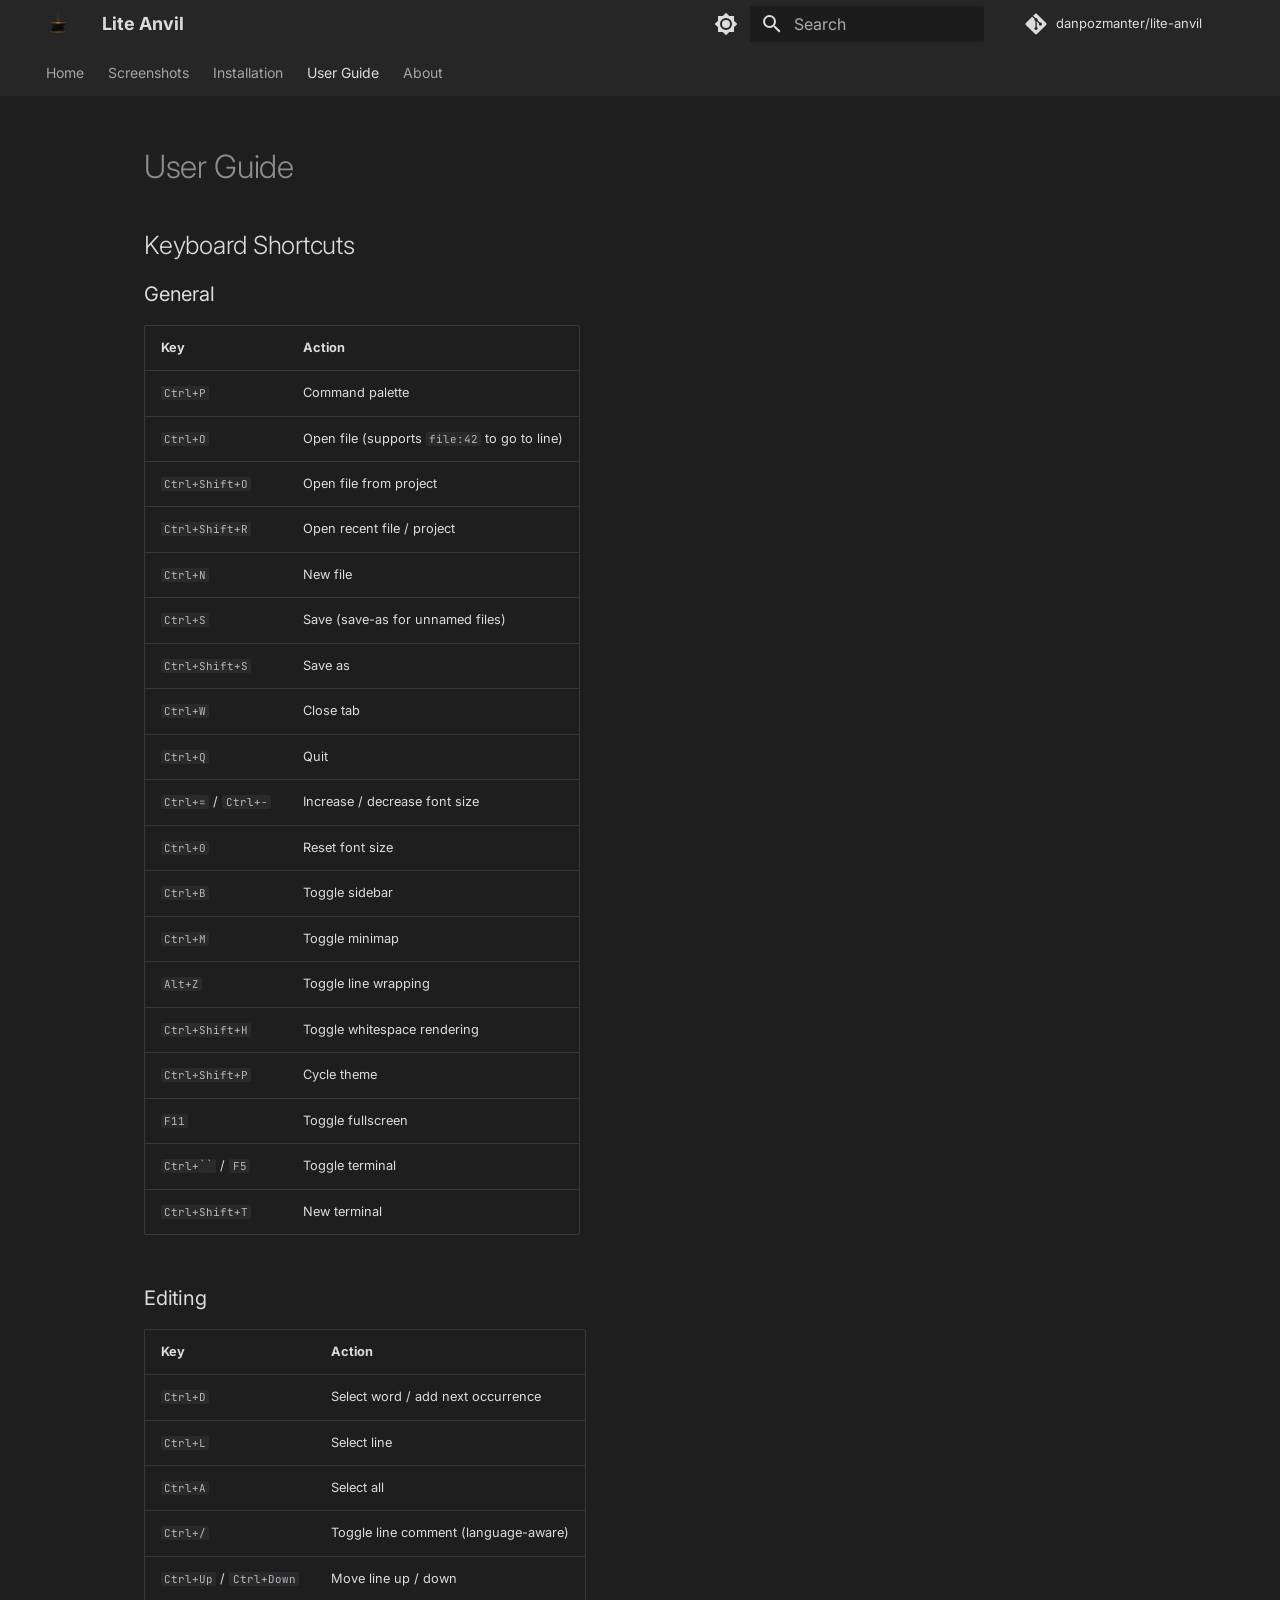
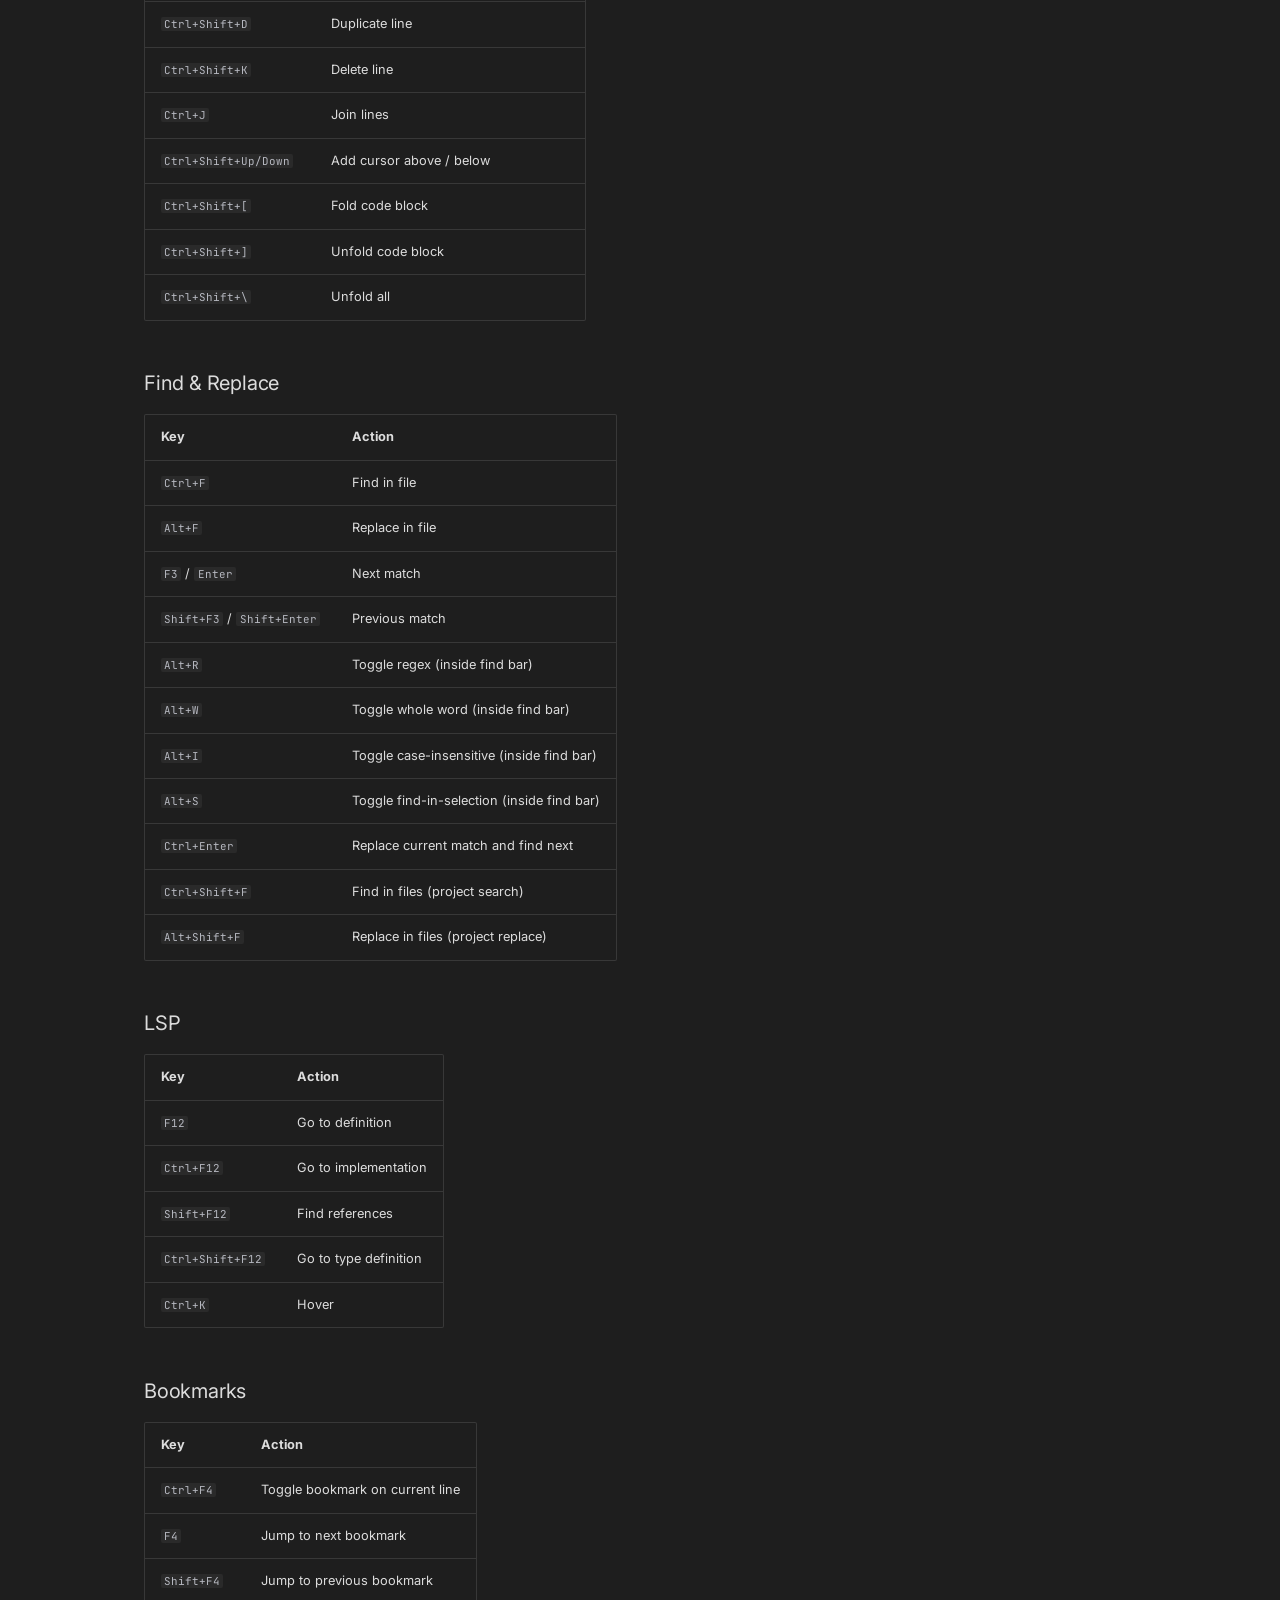
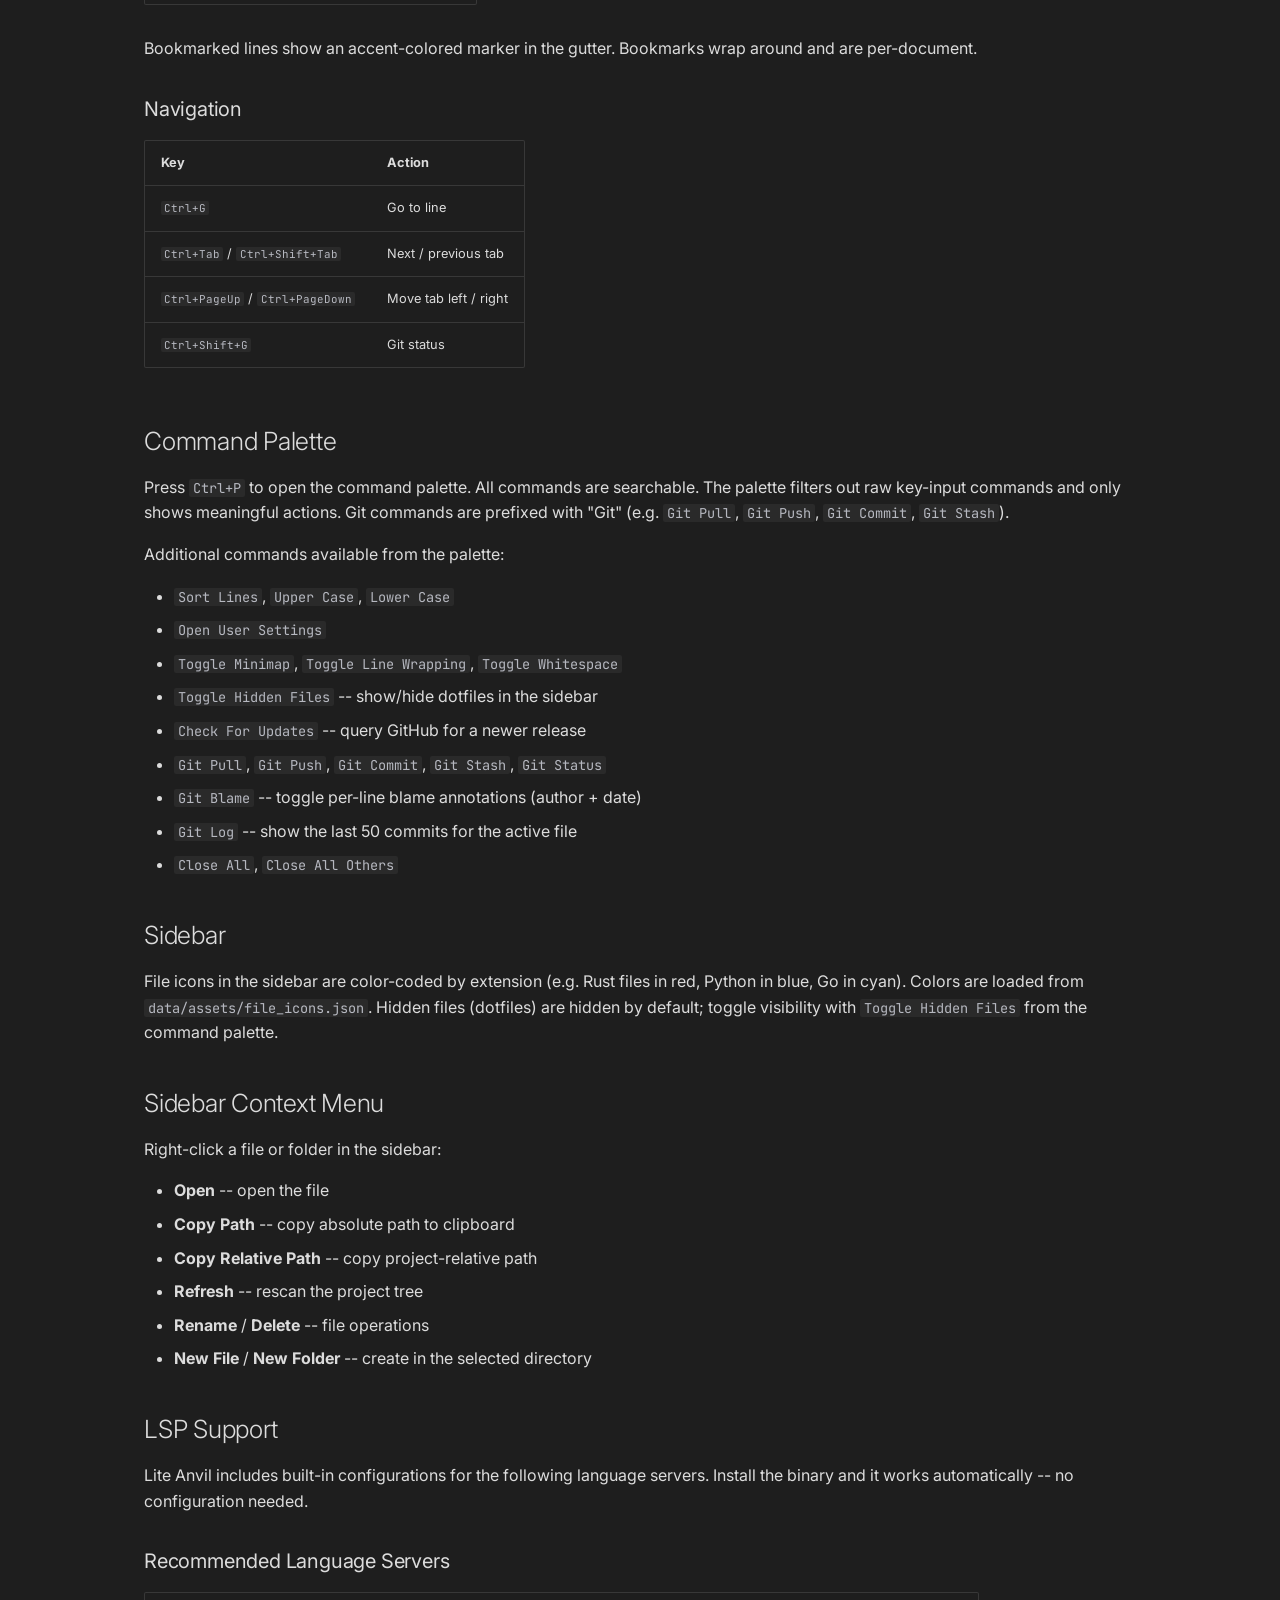
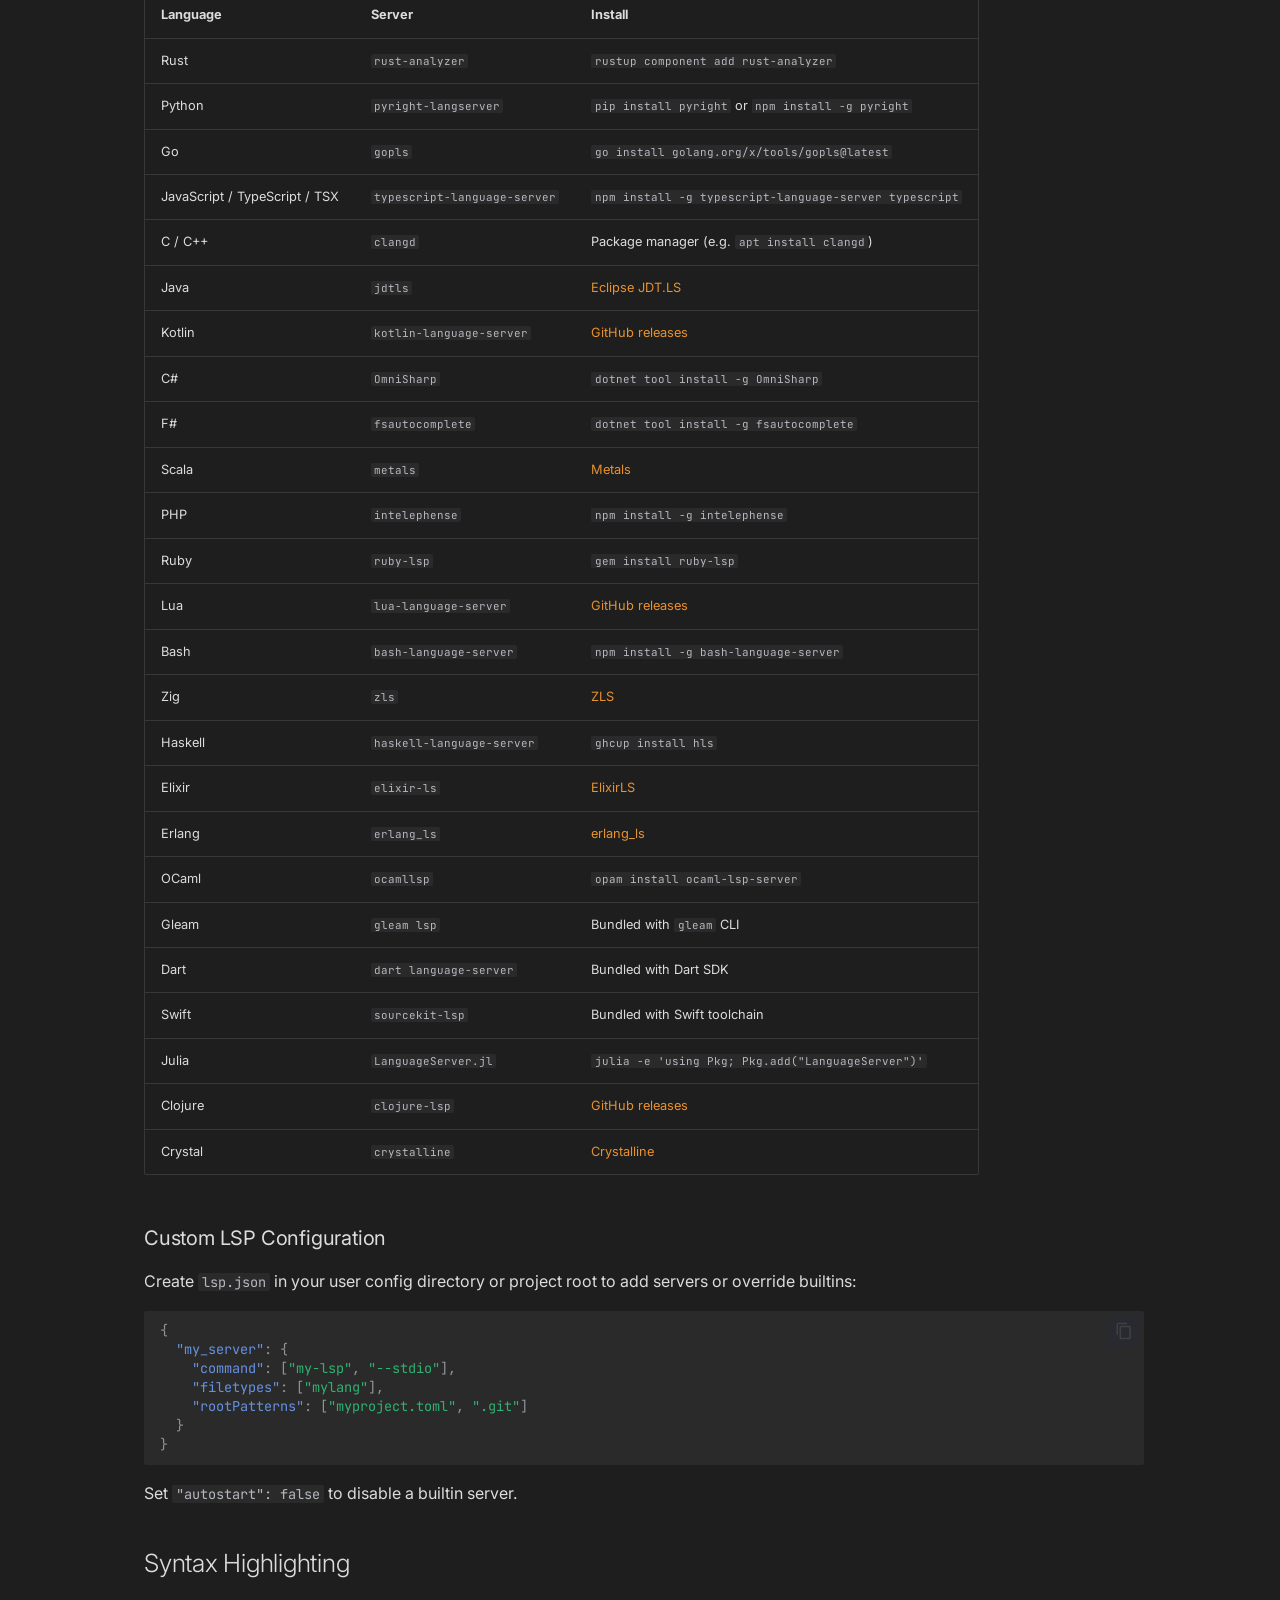
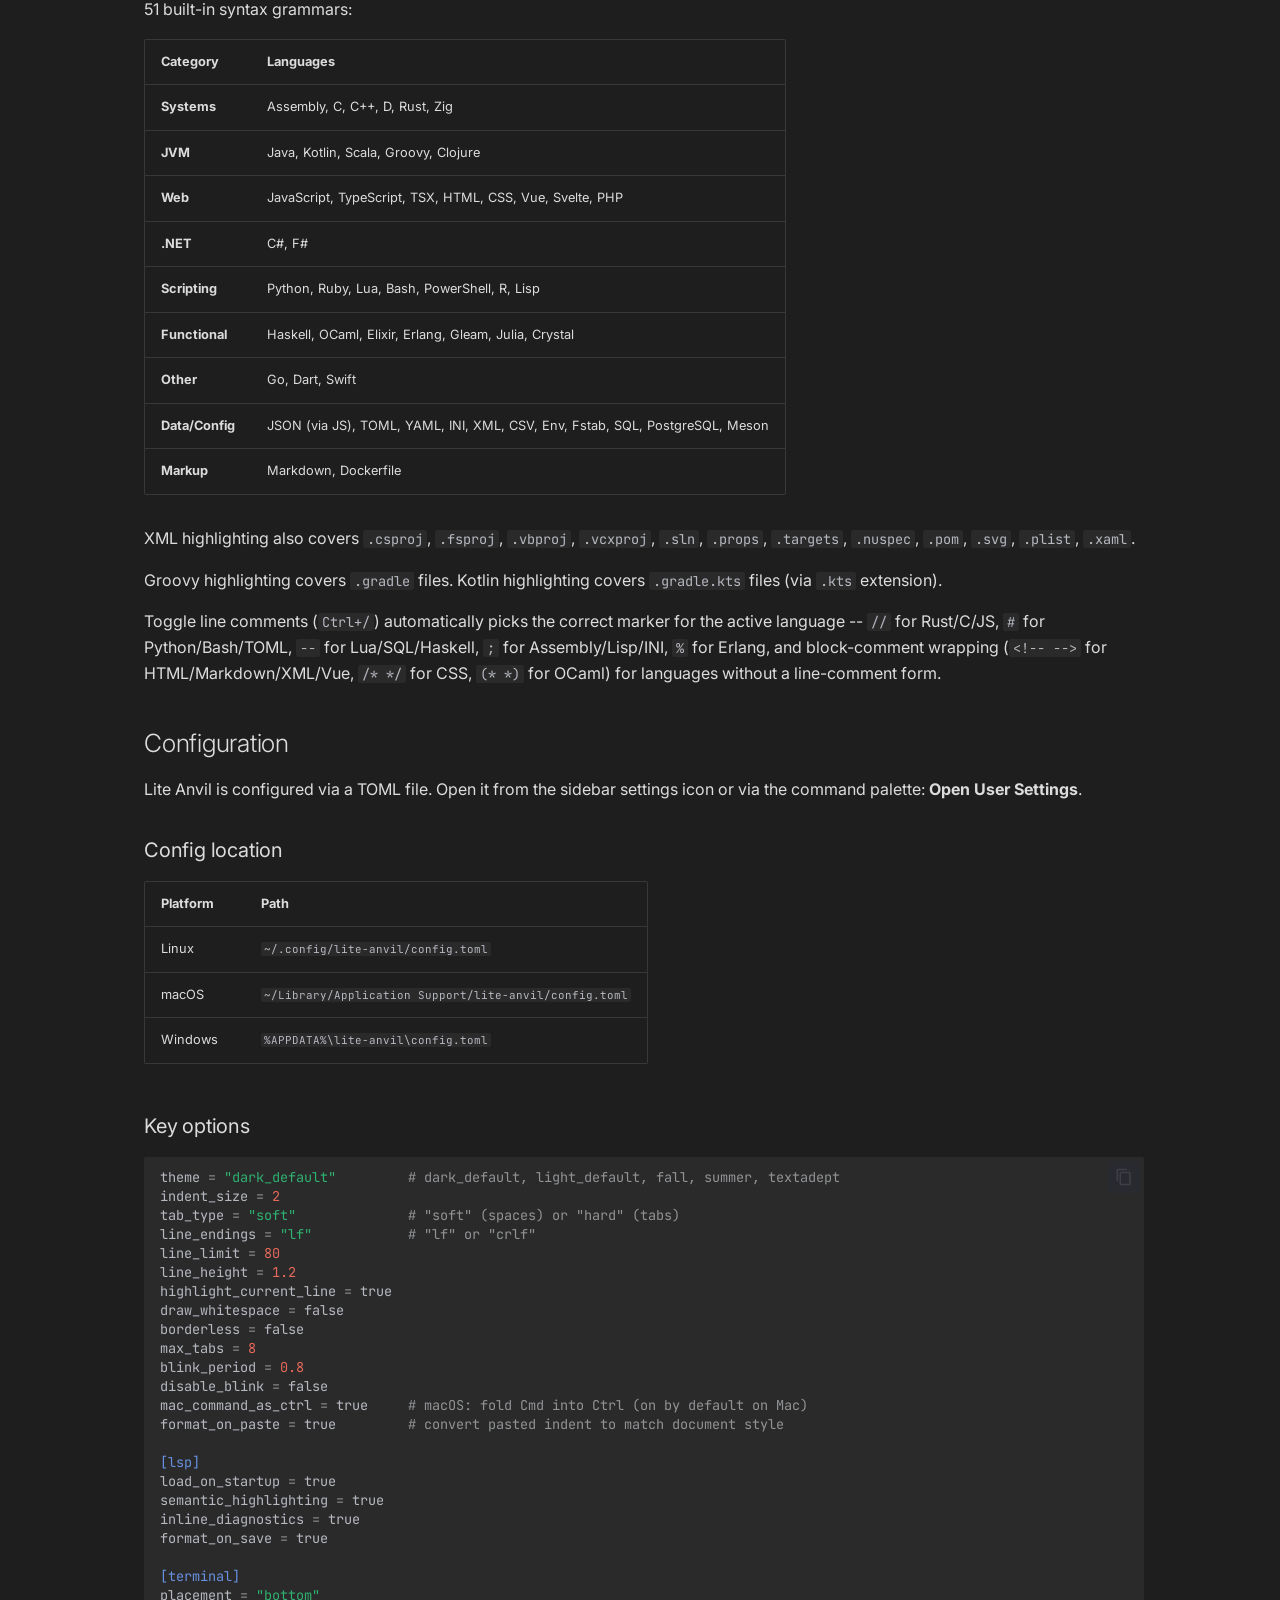
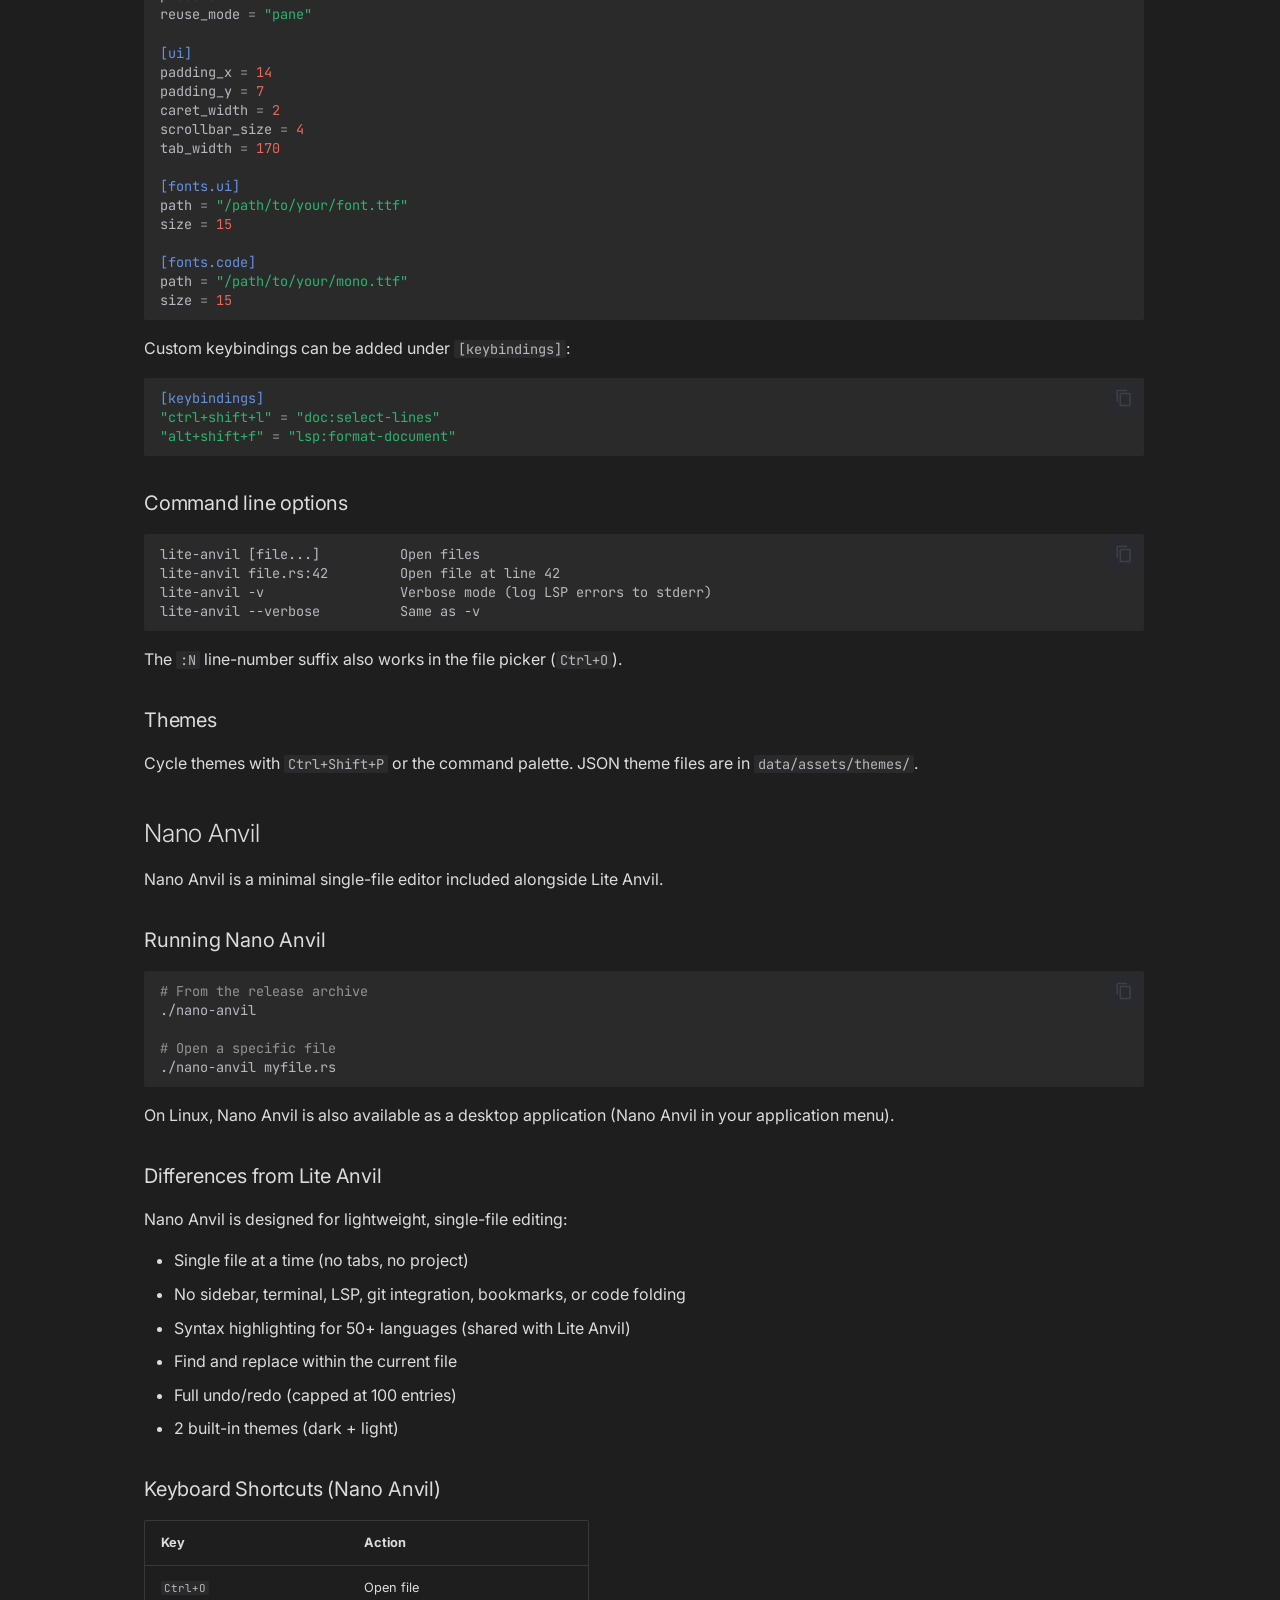
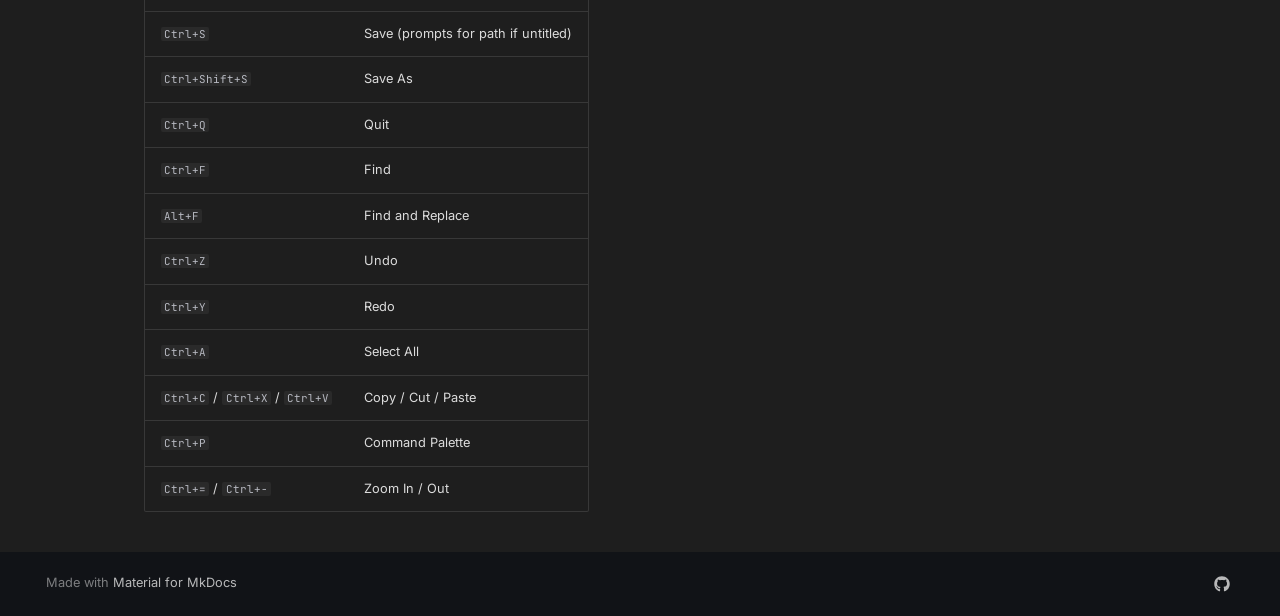
<file: docs/guide/index.html>
<!doctype html>
<html lang="en" class="no-js">
  <head>
    
      <meta charset="utf-8">
      <meta name="viewport" content="width=device-width,initial-scale=1">
      
        <meta name="description" content="Keyboard shortcuts, LSP language server setup, configuration, and syntax highlighting for Lite Anvil.">
      
      
        <meta name="author" content="Dan Pozmanter">
      
      
        <link rel="canonical" href="https://danpozmanter.github.io/lite-anvil/guide/">
      
      
        <link rel="prev" href="../installation/">
      
      
        <link rel="next" href="../about/">
      
      
        
      
      
      <link rel="icon" href="../assets/logo.png">
      <meta name="generator" content="mkdocs-1.6.1, mkdocs-material-9.7.6">
    
    
      
        <title>User Guide - Lite Anvil - Lite Anvil</title>
      
    
    
      <link rel="stylesheet" href="../assets/stylesheets/main.484c7ddc.min.css">
      
        
        <link rel="stylesheet" href="../assets/stylesheets/palette.ab4e12ef.min.css">
      
      


    
    
      
    
    
      
        
        
        <link rel="preconnect" href="https://fonts.gstatic.com" crossorigin>
        <link rel="stylesheet" href="https://fonts.googleapis.com/css?family=Inter:300,300i,400,400i,700,700i%7CJetBrains+Mono:400,400i,700,700i&display=fallback">
        <style>:root{--md-text-font:"Inter";--md-code-font:"JetBrains Mono"}</style>
      
    
    
      <link rel="stylesheet" href="../stylesheets/extra.css">
    
    <script>__md_scope=new URL("..",location),__md_hash=e=>[...e].reduce(((e,_)=>(e<<5)-e+_.charCodeAt(0)),0),__md_get=(e,_=localStorage,t=__md_scope)=>JSON.parse(_.getItem(t.pathname+"."+e)),__md_set=(e,_,t=localStorage,a=__md_scope)=>{try{t.setItem(a.pathname+"."+e,JSON.stringify(_))}catch(e){}}</script>
    
      

    
    
  <meta http-equiv="Cache-Control" content="no-cache, no-store, must-revalidate">
  <meta http-equiv="Pragma" content="no-cache">
  <meta http-equiv="Expires" content="0">

  </head>
  
  
    
    
      
    
    
    
    
    <body dir="ltr" data-md-color-scheme="slate" data-md-color-primary="custom" data-md-color-accent="orange">
  
    
    <input class="md-toggle" data-md-toggle="drawer" type="checkbox" id="__drawer" autocomplete="off">
    <input class="md-toggle" data-md-toggle="search" type="checkbox" id="__search" autocomplete="off">
    <label class="md-overlay" for="__drawer"></label>
    <div data-md-component="skip">
      
        
        <a href="#user-guide" class="md-skip">
          Skip to content
        </a>
      
    </div>
    <div data-md-component="announce">
      
    </div>
    
    
      

<header class="md-header" data-md-component="header">
  <nav class="md-header__inner md-grid" aria-label="Header">
    <a href=".." title="Lite Anvil" class="md-header__button md-logo" aria-label="Lite Anvil" data-md-component="logo">
      
  <img src="../assets/logo.png" alt="logo">

    </a>
    <label class="md-header__button md-icon" for="__drawer">
      
      <svg xmlns="http://www.w3.org/2000/svg" viewBox="0 0 24 24"><path d="M3 6h18v2H3zm0 5h18v2H3zm0 5h18v2H3z"/></svg>
    </label>
    <div class="md-header__title" data-md-component="header-title">
      <div class="md-header__ellipsis">
        <div class="md-header__topic">
          <span class="md-ellipsis">
            Lite Anvil
          </span>
        </div>
        <div class="md-header__topic" data-md-component="header-topic">
          <span class="md-ellipsis">
            
              User Guide - Lite Anvil
            
          </span>
        </div>
      </div>
    </div>
    
      
        <form class="md-header__option" data-md-component="palette">
  
    
    
    
    <input class="md-option" data-md-color-media="" data-md-color-scheme="slate" data-md-color-primary="custom" data-md-color-accent="orange"  aria-label="Switch to light mode"  type="radio" name="__palette" id="__palette_0">
    
      <label class="md-header__button md-icon" title="Switch to light mode" for="__palette_1" hidden>
        <svg xmlns="http://www.w3.org/2000/svg" viewBox="0 0 24 24"><path d="M12 8a4 4 0 0 0-4 4 4 4 0 0 0 4 4 4 4 0 0 0 4-4 4 4 0 0 0-4-4m0 10a6 6 0 0 1-6-6 6 6 0 0 1 6-6 6 6 0 0 1 6 6 6 6 0 0 1-6 6m8-9.31V4h-4.69L12 .69 8.69 4H4v4.69L.69 12 4 15.31V20h4.69L12 23.31 15.31 20H20v-4.69L23.31 12z"/></svg>
      </label>
    
  
    
    
    
    <input class="md-option" data-md-color-media="" data-md-color-scheme="default" data-md-color-primary="custom" data-md-color-accent="orange"  aria-label="Switch to dark mode"  type="radio" name="__palette" id="__palette_1">
    
      <label class="md-header__button md-icon" title="Switch to dark mode" for="__palette_0" hidden>
        <svg xmlns="http://www.w3.org/2000/svg" viewBox="0 0 24 24"><path d="M12 18c-.89 0-1.74-.2-2.5-.55C11.56 16.5 13 14.42 13 12s-1.44-4.5-3.5-5.45C10.26 6.2 11.11 6 12 6a6 6 0 0 1 6 6 6 6 0 0 1-6 6m8-9.31V4h-4.69L12 .69 8.69 4H4v4.69L.69 12 4 15.31V20h4.69L12 23.31 15.31 20H20v-4.69L23.31 12z"/></svg>
      </label>
    
  
</form>
      
    
    
      <script>var palette=__md_get("__palette");if(palette&&palette.color){if("(prefers-color-scheme)"===palette.color.media){var media=matchMedia("(prefers-color-scheme: light)"),input=document.querySelector(media.matches?"[data-md-color-media='(prefers-color-scheme: light)']":"[data-md-color-media='(prefers-color-scheme: dark)']");palette.color.media=input.getAttribute("data-md-color-media"),palette.color.scheme=input.getAttribute("data-md-color-scheme"),palette.color.primary=input.getAttribute("data-md-color-primary"),palette.color.accent=input.getAttribute("data-md-color-accent")}for(var[key,value]of Object.entries(palette.color))document.body.setAttribute("data-md-color-"+key,value)}</script>
    
    
    
      
      
        <label class="md-header__button md-icon" for="__search">
          
          <svg xmlns="http://www.w3.org/2000/svg" viewBox="0 0 24 24"><path d="M9.5 3A6.5 6.5 0 0 1 16 9.5c0 1.61-.59 3.09-1.56 4.23l.27.27h.79l5 5-1.5 1.5-5-5v-.79l-.27-.27A6.52 6.52 0 0 1 9.5 16 6.5 6.5 0 0 1 3 9.5 6.5 6.5 0 0 1 9.5 3m0 2C7 5 5 7 5 9.5S7 14 9.5 14 14 12 14 9.5 12 5 9.5 5"/></svg>
        </label>
        <div class="md-search" data-md-component="search" role="dialog">
  <label class="md-search__overlay" for="__search"></label>
  <div class="md-search__inner" role="search">
    <form class="md-search__form" name="search">
      <input type="text" class="md-search__input" name="query" aria-label="Search" placeholder="Search" autocapitalize="off" autocorrect="off" autocomplete="off" spellcheck="false" data-md-component="search-query" required>
      <label class="md-search__icon md-icon" for="__search">
        
        <svg xmlns="http://www.w3.org/2000/svg" viewBox="0 0 24 24"><path d="M9.5 3A6.5 6.5 0 0 1 16 9.5c0 1.61-.59 3.09-1.56 4.23l.27.27h.79l5 5-1.5 1.5-5-5v-.79l-.27-.27A6.52 6.52 0 0 1 9.5 16 6.5 6.5 0 0 1 3 9.5 6.5 6.5 0 0 1 9.5 3m0 2C7 5 5 7 5 9.5S7 14 9.5 14 14 12 14 9.5 12 5 9.5 5"/></svg>
        
        <svg xmlns="http://www.w3.org/2000/svg" viewBox="0 0 24 24"><path d="M20 11v2H8l5.5 5.5-1.42 1.42L4.16 12l7.92-7.92L13.5 5.5 8 11z"/></svg>
      </label>
      <nav class="md-search__options" aria-label="Search">
        
        <button type="reset" class="md-search__icon md-icon" title="Clear" aria-label="Clear" tabindex="-1">
          
          <svg xmlns="http://www.w3.org/2000/svg" viewBox="0 0 24 24"><path d="M19 6.41 17.59 5 12 10.59 6.41 5 5 6.41 10.59 12 5 17.59 6.41 19 12 13.41 17.59 19 19 17.59 13.41 12z"/></svg>
        </button>
      </nav>
      
    </form>
    <div class="md-search__output">
      <div class="md-search__scrollwrap" tabindex="0" data-md-scrollfix>
        <div class="md-search-result" data-md-component="search-result">
          <div class="md-search-result__meta">
            Initializing search
          </div>
          <ol class="md-search-result__list" role="presentation"></ol>
        </div>
      </div>
    </div>
  </div>
</div>
      
    
    
      <div class="md-header__source">
        <a href="https://github.com/danpozmanter/lite-anvil" title="Go to repository" class="md-source" data-md-component="source">
  <div class="md-source__icon md-icon">
    
    <svg xmlns="http://www.w3.org/2000/svg" viewBox="0 0 448 512"><!--! Font Awesome Free 7.1.0 by @fontawesome - https://fontawesome.com License - https://fontawesome.com/license/free (Icons: CC BY 4.0, Fonts: SIL OFL 1.1, Code: MIT License) Copyright 2025 Fonticons, Inc.--><path d="M439.6 236.1 244 40.5c-5.4-5.5-12.8-8.5-20.4-8.5s-15 3-20.4 8.4L162.5 81l51.5 51.5c27.1-9.1 52.7 16.8 43.4 43.7l49.7 49.7c34.2-11.8 61.2 31 35.5 56.7-26.5 26.5-70.2-2.9-56-37.3L240.3 199v121.9c25.3 12.5 22.3 41.8 9.1 55-6.4 6.4-15.2 10.1-24.3 10.1s-17.8-3.6-24.3-10.1c-17.6-17.6-11.1-46.9 11.2-56v-123c-20.8-8.5-24.6-30.7-18.6-45L142.6 101 8.5 235.1C3 240.6 0 247.9 0 255.5s3 15 8.5 20.4l195.6 195.7c5.4 5.4 12.7 8.4 20.4 8.4s15-3 20.4-8.4l194.7-194.7c5.4-5.4 8.4-12.8 8.4-20.4s-3-15-8.4-20.4"/></svg>
  </div>
  <div class="md-source__repository">
    danpozmanter/lite-anvil
  </div>
</a>
      </div>
    
  </nav>
  
</header>
    
    <div class="md-container" data-md-component="container">
      
      
        
          
            
<nav class="md-tabs" aria-label="Tabs" data-md-component="tabs">
  <div class="md-grid">
    <ul class="md-tabs__list">
      
        
  
  
  
  
    <li class="md-tabs__item">
      <a href=".." class="md-tabs__link">
        
  
  
    
  
  Home

      </a>
    </li>
  

      
        
  
  
  
  
    <li class="md-tabs__item">
      <a href="../screenshots/" class="md-tabs__link">
        
  
  
    
  
  Screenshots

      </a>
    </li>
  

      
        
  
  
  
  
    <li class="md-tabs__item">
      <a href="../installation/" class="md-tabs__link">
        
  
  
    
  
  Installation

      </a>
    </li>
  

      
        
  
  
  
    
  
  
    <li class="md-tabs__item md-tabs__item--active">
      <a href="./" class="md-tabs__link">
        
  
  
    
  
  User Guide

      </a>
    </li>
  

      
        
  
  
  
  
    <li class="md-tabs__item">
      <a href="../about/" class="md-tabs__link">
        
  
  
    
  
  About

      </a>
    </li>
  

      
    </ul>
  </div>
</nav>
          
        
      
      <main class="md-main" data-md-component="main">
        <div class="md-main__inner md-grid">
          
            
              
              <div class="md-sidebar md-sidebar--primary" data-md-component="sidebar" data-md-type="navigation" >
                <div class="md-sidebar__scrollwrap">
                  <div class="md-sidebar__inner">
                    


  


  

<nav class="md-nav md-nav--primary md-nav--lifted md-nav--integrated" aria-label="Navigation" data-md-level="0">
  <label class="md-nav__title" for="__drawer">
    <a href=".." title="Lite Anvil" class="md-nav__button md-logo" aria-label="Lite Anvil" data-md-component="logo">
      
  <img src="../assets/logo.png" alt="logo">

    </a>
    Lite Anvil
  </label>
  
    <div class="md-nav__source">
      <a href="https://github.com/danpozmanter/lite-anvil" title="Go to repository" class="md-source" data-md-component="source">
  <div class="md-source__icon md-icon">
    
    <svg xmlns="http://www.w3.org/2000/svg" viewBox="0 0 448 512"><!--! Font Awesome Free 7.1.0 by @fontawesome - https://fontawesome.com License - https://fontawesome.com/license/free (Icons: CC BY 4.0, Fonts: SIL OFL 1.1, Code: MIT License) Copyright 2025 Fonticons, Inc.--><path d="M439.6 236.1 244 40.5c-5.4-5.5-12.8-8.5-20.4-8.5s-15 3-20.4 8.4L162.5 81l51.5 51.5c27.1-9.1 52.7 16.8 43.4 43.7l49.7 49.7c34.2-11.8 61.2 31 35.5 56.7-26.5 26.5-70.2-2.9-56-37.3L240.3 199v121.9c25.3 12.5 22.3 41.8 9.1 55-6.4 6.4-15.2 10.1-24.3 10.1s-17.8-3.6-24.3-10.1c-17.6-17.6-11.1-46.9 11.2-56v-123c-20.8-8.5-24.6-30.7-18.6-45L142.6 101 8.5 235.1C3 240.6 0 247.9 0 255.5s3 15 8.5 20.4l195.6 195.7c5.4 5.4 12.7 8.4 20.4 8.4s15-3 20.4-8.4l194.7-194.7c5.4-5.4 8.4-12.8 8.4-20.4s-3-15-8.4-20.4"/></svg>
  </div>
  <div class="md-source__repository">
    danpozmanter/lite-anvil
  </div>
</a>
    </div>
  
  <ul class="md-nav__list" data-md-scrollfix>
    
      
      
  
  
  
  
    <li class="md-nav__item">
      <a href=".." class="md-nav__link">
        
  
  
  <span class="md-ellipsis">
    
  
    Home
  

    
  </span>
  
  

      </a>
    </li>
  

    
      
      
  
  
  
  
    <li class="md-nav__item">
      <a href="../screenshots/" class="md-nav__link">
        
  
  
  <span class="md-ellipsis">
    
  
    Screenshots
  

    
  </span>
  
  

      </a>
    </li>
  

    
      
      
  
  
  
  
    <li class="md-nav__item">
      <a href="../installation/" class="md-nav__link">
        
  
  
  <span class="md-ellipsis">
    
  
    Installation
  

    
  </span>
  
  

      </a>
    </li>
  

    
      
      
  
  
    
  
  
  
    <li class="md-nav__item md-nav__item--active">
      
      <input class="md-nav__toggle md-toggle" type="checkbox" id="__toc">
      
      
        
      
      
        <label class="md-nav__link md-nav__link--active" for="__toc">
          
  
  
  <span class="md-ellipsis">
    
  
    User Guide
  

    
  </span>
  
  

          <span class="md-nav__icon md-icon"></span>
        </label>
      
      <a href="./" class="md-nav__link md-nav__link--active">
        
  
  
  <span class="md-ellipsis">
    
  
    User Guide
  

    
  </span>
  
  

      </a>
      
        

<nav class="md-nav md-nav--secondary" aria-label="Table of contents">
  
  
  
    
  
  
    <label class="md-nav__title" for="__toc">
      <span class="md-nav__icon md-icon"></span>
      Table of contents
    </label>
    <ul class="md-nav__list" data-md-component="toc" data-md-scrollfix>
      
        <li class="md-nav__item">
  <a href="#keyboard-shortcuts" class="md-nav__link">
    <span class="md-ellipsis">
      
        Keyboard Shortcuts
      
    </span>
  </a>
  
    <nav class="md-nav" aria-label="Keyboard Shortcuts">
      <ul class="md-nav__list">
        
          <li class="md-nav__item">
  <a href="#general" class="md-nav__link">
    <span class="md-ellipsis">
      
        General
      
    </span>
  </a>
  
</li>
        
          <li class="md-nav__item">
  <a href="#editing" class="md-nav__link">
    <span class="md-ellipsis">
      
        Editing
      
    </span>
  </a>
  
</li>
        
          <li class="md-nav__item">
  <a href="#find-replace" class="md-nav__link">
    <span class="md-ellipsis">
      
        Find &amp; Replace
      
    </span>
  </a>
  
</li>
        
          <li class="md-nav__item">
  <a href="#lsp" class="md-nav__link">
    <span class="md-ellipsis">
      
        LSP
      
    </span>
  </a>
  
</li>
        
          <li class="md-nav__item">
  <a href="#bookmarks" class="md-nav__link">
    <span class="md-ellipsis">
      
        Bookmarks
      
    </span>
  </a>
  
</li>
        
          <li class="md-nav__item">
  <a href="#navigation" class="md-nav__link">
    <span class="md-ellipsis">
      
        Navigation
      
    </span>
  </a>
  
</li>
        
      </ul>
    </nav>
  
</li>
      
        <li class="md-nav__item">
  <a href="#command-palette" class="md-nav__link">
    <span class="md-ellipsis">
      
        Command Palette
      
    </span>
  </a>
  
</li>
      
        <li class="md-nav__item">
  <a href="#sidebar" class="md-nav__link">
    <span class="md-ellipsis">
      
        Sidebar
      
    </span>
  </a>
  
</li>
      
        <li class="md-nav__item">
  <a href="#sidebar-context-menu" class="md-nav__link">
    <span class="md-ellipsis">
      
        Sidebar Context Menu
      
    </span>
  </a>
  
</li>
      
        <li class="md-nav__item">
  <a href="#lsp-support" class="md-nav__link">
    <span class="md-ellipsis">
      
        LSP Support
      
    </span>
  </a>
  
    <nav class="md-nav" aria-label="LSP Support">
      <ul class="md-nav__list">
        
          <li class="md-nav__item">
  <a href="#recommended-language-servers" class="md-nav__link">
    <span class="md-ellipsis">
      
        Recommended Language Servers
      
    </span>
  </a>
  
</li>
        
          <li class="md-nav__item">
  <a href="#custom-lsp-configuration" class="md-nav__link">
    <span class="md-ellipsis">
      
        Custom LSP Configuration
      
    </span>
  </a>
  
</li>
        
      </ul>
    </nav>
  
</li>
      
        <li class="md-nav__item">
  <a href="#syntax-highlighting" class="md-nav__link">
    <span class="md-ellipsis">
      
        Syntax Highlighting
      
    </span>
  </a>
  
</li>
      
        <li class="md-nav__item">
  <a href="#configuration" class="md-nav__link">
    <span class="md-ellipsis">
      
        Configuration
      
    </span>
  </a>
  
    <nav class="md-nav" aria-label="Configuration">
      <ul class="md-nav__list">
        
          <li class="md-nav__item">
  <a href="#config-location" class="md-nav__link">
    <span class="md-ellipsis">
      
        Config location
      
    </span>
  </a>
  
</li>
        
          <li class="md-nav__item">
  <a href="#key-options" class="md-nav__link">
    <span class="md-ellipsis">
      
        Key options
      
    </span>
  </a>
  
</li>
        
          <li class="md-nav__item">
  <a href="#command-line-options" class="md-nav__link">
    <span class="md-ellipsis">
      
        Command line options
      
    </span>
  </a>
  
</li>
        
          <li class="md-nav__item">
  <a href="#themes" class="md-nav__link">
    <span class="md-ellipsis">
      
        Themes
      
    </span>
  </a>
  
</li>
        
      </ul>
    </nav>
  
</li>
      
        <li class="md-nav__item">
  <a href="#nano-anvil" class="md-nav__link">
    <span class="md-ellipsis">
      
        Nano Anvil
      
    </span>
  </a>
  
    <nav class="md-nav" aria-label="Nano Anvil">
      <ul class="md-nav__list">
        
          <li class="md-nav__item">
  <a href="#running-nano-anvil" class="md-nav__link">
    <span class="md-ellipsis">
      
        Running Nano Anvil
      
    </span>
  </a>
  
</li>
        
          <li class="md-nav__item">
  <a href="#differences-from-lite-anvil" class="md-nav__link">
    <span class="md-ellipsis">
      
        Differences from Lite Anvil
      
    </span>
  </a>
  
</li>
        
          <li class="md-nav__item">
  <a href="#keyboard-shortcuts-nano-anvil" class="md-nav__link">
    <span class="md-ellipsis">
      
        Keyboard Shortcuts (Nano Anvil)
      
    </span>
  </a>
  
</li>
        
      </ul>
    </nav>
  
</li>
      
    </ul>
  
</nav>
      
    </li>
  

    
      
      
  
  
  
  
    <li class="md-nav__item">
      <a href="../about/" class="md-nav__link">
        
  
  
  <span class="md-ellipsis">
    
  
    About
  

    
  </span>
  
  

      </a>
    </li>
  

    
  </ul>
</nav>
                  </div>
                </div>
              </div>
            
            
          
          
            <div class="md-content" data-md-component="content">
              
              <article class="md-content__inner md-typeset">
                
                  



<h1 id="user-guide">User Guide<a class="headerlink" href="#user-guide" title="Permanent link">&para;</a></h1>
<h2 id="keyboard-shortcuts">Keyboard Shortcuts<a class="headerlink" href="#keyboard-shortcuts" title="Permanent link">&para;</a></h2>
<h3 id="general">General<a class="headerlink" href="#general" title="Permanent link">&para;</a></h3>
<table>
<thead>
<tr>
<th>Key</th>
<th>Action</th>
</tr>
</thead>
<tbody>
<tr>
<td><code>Ctrl+P</code></td>
<td>Command palette</td>
</tr>
<tr>
<td><code>Ctrl+O</code></td>
<td>Open file (supports <code>file:42</code> to go to line)</td>
</tr>
<tr>
<td><code>Ctrl+Shift+O</code></td>
<td>Open file from project</td>
</tr>
<tr>
<td><code>Ctrl+Shift+R</code></td>
<td>Open recent file / project</td>
</tr>
<tr>
<td><code>Ctrl+N</code></td>
<td>New file</td>
</tr>
<tr>
<td><code>Ctrl+S</code></td>
<td>Save (save-as for unnamed files)</td>
</tr>
<tr>
<td><code>Ctrl+Shift+S</code></td>
<td>Save as</td>
</tr>
<tr>
<td><code>Ctrl+W</code></td>
<td>Close tab</td>
</tr>
<tr>
<td><code>Ctrl+Q</code></td>
<td>Quit</td>
</tr>
<tr>
<td><code>Ctrl+=</code> / <code>Ctrl+-</code></td>
<td>Increase / decrease font size</td>
</tr>
<tr>
<td><code>Ctrl+0</code></td>
<td>Reset font size</td>
</tr>
<tr>
<td><code>Ctrl+B</code></td>
<td>Toggle sidebar</td>
</tr>
<tr>
<td><code>Ctrl+M</code></td>
<td>Toggle minimap</td>
</tr>
<tr>
<td><code>Alt+Z</code></td>
<td>Toggle line wrapping</td>
</tr>
<tr>
<td><code>Ctrl+Shift+H</code></td>
<td>Toggle whitespace rendering</td>
</tr>
<tr>
<td><code>Ctrl+Shift+P</code></td>
<td>Cycle theme</td>
</tr>
<tr>
<td><code>F11</code></td>
<td>Toggle fullscreen</td>
</tr>
<tr>
<td><code>Ctrl+``</code> / <code>F5</code></td>
<td>Toggle terminal</td>
</tr>
<tr>
<td><code>Ctrl+Shift+T</code></td>
<td>New terminal</td>
</tr>
</tbody>
</table>
<h3 id="editing">Editing<a class="headerlink" href="#editing" title="Permanent link">&para;</a></h3>
<table>
<thead>
<tr>
<th>Key</th>
<th>Action</th>
</tr>
</thead>
<tbody>
<tr>
<td><code>Ctrl+D</code></td>
<td>Select word / add next occurrence</td>
</tr>
<tr>
<td><code>Ctrl+L</code></td>
<td>Select line</td>
</tr>
<tr>
<td><code>Ctrl+A</code></td>
<td>Select all</td>
</tr>
<tr>
<td><code>Ctrl+/</code></td>
<td>Toggle line comment (language-aware)</td>
</tr>
<tr>
<td><code>Ctrl+Up</code> / <code>Ctrl+Down</code></td>
<td>Move line up / down</td>
</tr>
<tr>
<td><code>Ctrl+Shift+D</code></td>
<td>Duplicate line</td>
</tr>
<tr>
<td><code>Ctrl+Shift+K</code></td>
<td>Delete line</td>
</tr>
<tr>
<td><code>Ctrl+J</code></td>
<td>Join lines</td>
</tr>
<tr>
<td><code>Ctrl+Shift+Up/Down</code></td>
<td>Add cursor above / below</td>
</tr>
<tr>
<td><code>Ctrl+Shift+[</code></td>
<td>Fold code block</td>
</tr>
<tr>
<td><code>Ctrl+Shift+]</code></td>
<td>Unfold code block</td>
</tr>
<tr>
<td><code>Ctrl+Shift+\</code></td>
<td>Unfold all</td>
</tr>
</tbody>
</table>
<h3 id="find-replace">Find &amp; Replace<a class="headerlink" href="#find-replace" title="Permanent link">&para;</a></h3>
<table>
<thead>
<tr>
<th>Key</th>
<th>Action</th>
</tr>
</thead>
<tbody>
<tr>
<td><code>Ctrl+F</code></td>
<td>Find in file</td>
</tr>
<tr>
<td><code>Alt+F</code></td>
<td>Replace in file</td>
</tr>
<tr>
<td><code>F3</code> / <code>Enter</code></td>
<td>Next match</td>
</tr>
<tr>
<td><code>Shift+F3</code> / <code>Shift+Enter</code></td>
<td>Previous match</td>
</tr>
<tr>
<td><code>Alt+R</code></td>
<td>Toggle regex (inside find bar)</td>
</tr>
<tr>
<td><code>Alt+W</code></td>
<td>Toggle whole word (inside find bar)</td>
</tr>
<tr>
<td><code>Alt+I</code></td>
<td>Toggle case-insensitive (inside find bar)</td>
</tr>
<tr>
<td><code>Alt+S</code></td>
<td>Toggle find-in-selection (inside find bar)</td>
</tr>
<tr>
<td><code>Ctrl+Enter</code></td>
<td>Replace current match and find next</td>
</tr>
<tr>
<td><code>Ctrl+Shift+F</code></td>
<td>Find in files (project search)</td>
</tr>
<tr>
<td><code>Alt+Shift+F</code></td>
<td>Replace in files (project replace)</td>
</tr>
</tbody>
</table>
<h3 id="lsp">LSP<a class="headerlink" href="#lsp" title="Permanent link">&para;</a></h3>
<table>
<thead>
<tr>
<th>Key</th>
<th>Action</th>
</tr>
</thead>
<tbody>
<tr>
<td><code>F12</code></td>
<td>Go to definition</td>
</tr>
<tr>
<td><code>Ctrl+F12</code></td>
<td>Go to implementation</td>
</tr>
<tr>
<td><code>Shift+F12</code></td>
<td>Find references</td>
</tr>
<tr>
<td><code>Ctrl+Shift+F12</code></td>
<td>Go to type definition</td>
</tr>
<tr>
<td><code>Ctrl+K</code></td>
<td>Hover</td>
</tr>
</tbody>
</table>
<h3 id="bookmarks">Bookmarks<a class="headerlink" href="#bookmarks" title="Permanent link">&para;</a></h3>
<table>
<thead>
<tr>
<th>Key</th>
<th>Action</th>
</tr>
</thead>
<tbody>
<tr>
<td><code>Ctrl+F4</code></td>
<td>Toggle bookmark on current line</td>
</tr>
<tr>
<td><code>F4</code></td>
<td>Jump to next bookmark</td>
</tr>
<tr>
<td><code>Shift+F4</code></td>
<td>Jump to previous bookmark</td>
</tr>
</tbody>
</table>
<p>Bookmarked lines show an accent-colored marker in the gutter. Bookmarks wrap around and are per-document.</p>
<h3 id="navigation">Navigation<a class="headerlink" href="#navigation" title="Permanent link">&para;</a></h3>
<table>
<thead>
<tr>
<th>Key</th>
<th>Action</th>
</tr>
</thead>
<tbody>
<tr>
<td><code>Ctrl+G</code></td>
<td>Go to line</td>
</tr>
<tr>
<td><code>Ctrl+Tab</code> / <code>Ctrl+Shift+Tab</code></td>
<td>Next / previous tab</td>
</tr>
<tr>
<td><code>Ctrl+PageUp</code> / <code>Ctrl+PageDown</code></td>
<td>Move tab left / right</td>
</tr>
<tr>
<td><code>Ctrl+Shift+G</code></td>
<td>Git status</td>
</tr>
</tbody>
</table>
<h2 id="command-palette">Command Palette<a class="headerlink" href="#command-palette" title="Permanent link">&para;</a></h2>
<p>Press <code>Ctrl+P</code> to open the command palette. All commands are searchable. The palette filters out raw key-input commands and only shows meaningful actions. Git commands are prefixed with "Git" (e.g. <code>Git Pull</code>, <code>Git Push</code>, <code>Git Commit</code>, <code>Git Stash</code>).</p>
<p>Additional commands available from the palette:</p>
<ul>
<li><code>Sort Lines</code>, <code>Upper Case</code>, <code>Lower Case</code></li>
<li><code>Open User Settings</code></li>
<li><code>Toggle Minimap</code>, <code>Toggle Line Wrapping</code>, <code>Toggle Whitespace</code></li>
<li><code>Toggle Hidden Files</code> -- show/hide dotfiles in the sidebar</li>
<li><code>Check For Updates</code> -- query GitHub for a newer release</li>
<li><code>Git Pull</code>, <code>Git Push</code>, <code>Git Commit</code>, <code>Git Stash</code>, <code>Git Status</code></li>
<li><code>Git Blame</code> -- toggle per-line blame annotations (author + date)</li>
<li><code>Git Log</code> -- show the last 50 commits for the active file</li>
<li><code>Close All</code>, <code>Close All Others</code></li>
</ul>
<h2 id="sidebar">Sidebar<a class="headerlink" href="#sidebar" title="Permanent link">&para;</a></h2>
<p>File icons in the sidebar are color-coded by extension (e.g. Rust files in red, Python in blue, Go in cyan). Colors are loaded from <code>data/assets/file_icons.json</code>. Hidden files (dotfiles) are hidden by default; toggle visibility with <code>Toggle Hidden Files</code> from the command palette.</p>
<h2 id="sidebar-context-menu">Sidebar Context Menu<a class="headerlink" href="#sidebar-context-menu" title="Permanent link">&para;</a></h2>
<p>Right-click a file or folder in the sidebar:</p>
<ul>
<li><strong>Open</strong> -- open the file</li>
<li><strong>Copy Path</strong> -- copy absolute path to clipboard</li>
<li><strong>Copy Relative Path</strong> -- copy project-relative path</li>
<li><strong>Refresh</strong> -- rescan the project tree</li>
<li><strong>Rename</strong> / <strong>Delete</strong> -- file operations</li>
<li><strong>New File</strong> / <strong>New Folder</strong> -- create in the selected directory</li>
</ul>
<h2 id="lsp-support">LSP Support<a class="headerlink" href="#lsp-support" title="Permanent link">&para;</a></h2>
<p>Lite Anvil includes built-in configurations for the following language servers. Install the binary and it works automatically -- no configuration needed.</p>
<h3 id="recommended-language-servers">Recommended Language Servers<a class="headerlink" href="#recommended-language-servers" title="Permanent link">&para;</a></h3>
<table>
<thead>
<tr>
<th>Language</th>
<th>Server</th>
<th>Install</th>
</tr>
</thead>
<tbody>
<tr>
<td>Rust</td>
<td><code>rust-analyzer</code></td>
<td><code>rustup component add rust-analyzer</code></td>
</tr>
<tr>
<td>Python</td>
<td><code>pyright-langserver</code></td>
<td><code>pip install pyright</code> or <code>npm install -g pyright</code></td>
</tr>
<tr>
<td>Go</td>
<td><code>gopls</code></td>
<td><code>go install golang.org/x/tools/gopls@latest</code></td>
</tr>
<tr>
<td>JavaScript / TypeScript / TSX</td>
<td><code>typescript-language-server</code></td>
<td><code>npm install -g typescript-language-server typescript</code></td>
</tr>
<tr>
<td>C / C++</td>
<td><code>clangd</code></td>
<td>Package manager (e.g. <code>apt install clangd</code>)</td>
</tr>
<tr>
<td>Java</td>
<td><code>jdtls</code></td>
<td><a href="https://github.com/eclipse-jdtls/eclipse.jdt.ls">Eclipse JDT.LS</a></td>
</tr>
<tr>
<td>Kotlin</td>
<td><code>kotlin-language-server</code></td>
<td><a href="https://github.com/fwcd/kotlin-language-server">GitHub releases</a></td>
</tr>
<tr>
<td>C#</td>
<td><code>OmniSharp</code></td>
<td><code>dotnet tool install -g OmniSharp</code></td>
</tr>
<tr>
<td>F#</td>
<td><code>fsautocomplete</code></td>
<td><code>dotnet tool install -g fsautocomplete</code></td>
</tr>
<tr>
<td>Scala</td>
<td><code>metals</code></td>
<td><a href="https://scalameta.org/metals/docs/editors/new-editor">Metals</a></td>
</tr>
<tr>
<td>PHP</td>
<td><code>intelephense</code></td>
<td><code>npm install -g intelephense</code></td>
</tr>
<tr>
<td>Ruby</td>
<td><code>ruby-lsp</code></td>
<td><code>gem install ruby-lsp</code></td>
</tr>
<tr>
<td>Lua</td>
<td><code>lua-language-server</code></td>
<td><a href="https://github.com/LuaLS/lua-language-server">GitHub releases</a></td>
</tr>
<tr>
<td>Bash</td>
<td><code>bash-language-server</code></td>
<td><code>npm install -g bash-language-server</code></td>
</tr>
<tr>
<td>Zig</td>
<td><code>zls</code></td>
<td><a href="https://github.com/zigtools/zls">ZLS</a></td>
</tr>
<tr>
<td>Haskell</td>
<td><code>haskell-language-server</code></td>
<td><code>ghcup install hls</code></td>
</tr>
<tr>
<td>Elixir</td>
<td><code>elixir-ls</code></td>
<td><a href="https://github.com/elixir-lsp/elixir-ls">ElixirLS</a></td>
</tr>
<tr>
<td>Erlang</td>
<td><code>erlang_ls</code></td>
<td><a href="https://github.com/erlang-ls/erlang_ls">erlang_ls</a></td>
</tr>
<tr>
<td>OCaml</td>
<td><code>ocamllsp</code></td>
<td><code>opam install ocaml-lsp-server</code></td>
</tr>
<tr>
<td>Gleam</td>
<td><code>gleam lsp</code></td>
<td>Bundled with <code>gleam</code> CLI</td>
</tr>
<tr>
<td>Dart</td>
<td><code>dart language-server</code></td>
<td>Bundled with Dart SDK</td>
</tr>
<tr>
<td>Swift</td>
<td><code>sourcekit-lsp</code></td>
<td>Bundled with Swift toolchain</td>
</tr>
<tr>
<td>Julia</td>
<td><code>LanguageServer.jl</code></td>
<td><code>julia -e 'using Pkg; Pkg.add("LanguageServer")'</code></td>
</tr>
<tr>
<td>Clojure</td>
<td><code>clojure-lsp</code></td>
<td><a href="https://github.com/clojure-lsp/clojure-lsp">GitHub releases</a></td>
</tr>
<tr>
<td>Crystal</td>
<td><code>crystalline</code></td>
<td><a href="https://github.com/elbywan/crystalline">Crystalline</a></td>
</tr>
</tbody>
</table>
<h3 id="custom-lsp-configuration">Custom LSP Configuration<a class="headerlink" href="#custom-lsp-configuration" title="Permanent link">&para;</a></h3>
<p>Create <code>lsp.json</code> in your user config directory or project root to add servers or override builtins:</p>
<div class="highlight"><pre><span></span><code><a id="__codelineno-0-1" name="__codelineno-0-1" href="#__codelineno-0-1"></a><span class="p">{</span>
<a id="__codelineno-0-2" name="__codelineno-0-2" href="#__codelineno-0-2"></a><span class="w">  </span><span class="nt">&quot;my_server&quot;</span><span class="p">:</span><span class="w"> </span><span class="p">{</span>
<a id="__codelineno-0-3" name="__codelineno-0-3" href="#__codelineno-0-3"></a><span class="w">    </span><span class="nt">&quot;command&quot;</span><span class="p">:</span><span class="w"> </span><span class="p">[</span><span class="s2">&quot;my-lsp&quot;</span><span class="p">,</span><span class="w"> </span><span class="s2">&quot;--stdio&quot;</span><span class="p">],</span>
<a id="__codelineno-0-4" name="__codelineno-0-4" href="#__codelineno-0-4"></a><span class="w">    </span><span class="nt">&quot;filetypes&quot;</span><span class="p">:</span><span class="w"> </span><span class="p">[</span><span class="s2">&quot;mylang&quot;</span><span class="p">],</span>
<a id="__codelineno-0-5" name="__codelineno-0-5" href="#__codelineno-0-5"></a><span class="w">    </span><span class="nt">&quot;rootPatterns&quot;</span><span class="p">:</span><span class="w"> </span><span class="p">[</span><span class="s2">&quot;myproject.toml&quot;</span><span class="p">,</span><span class="w"> </span><span class="s2">&quot;.git&quot;</span><span class="p">]</span>
<a id="__codelineno-0-6" name="__codelineno-0-6" href="#__codelineno-0-6"></a><span class="w">  </span><span class="p">}</span>
<a id="__codelineno-0-7" name="__codelineno-0-7" href="#__codelineno-0-7"></a><span class="p">}</span>
</code></pre></div>
<p>Set <code>"autostart": false</code> to disable a builtin server.</p>
<h2 id="syntax-highlighting">Syntax Highlighting<a class="headerlink" href="#syntax-highlighting" title="Permanent link">&para;</a></h2>
<p>51 built-in syntax grammars:</p>
<table>
<thead>
<tr>
<th>Category</th>
<th>Languages</th>
</tr>
</thead>
<tbody>
<tr>
<td><strong>Systems</strong></td>
<td>Assembly, C, C++, D, Rust, Zig</td>
</tr>
<tr>
<td><strong>JVM</strong></td>
<td>Java, Kotlin, Scala, Groovy, Clojure</td>
</tr>
<tr>
<td><strong>Web</strong></td>
<td>JavaScript, TypeScript, TSX, HTML, CSS, Vue, Svelte, PHP</td>
</tr>
<tr>
<td><strong>.NET</strong></td>
<td>C#, F#</td>
</tr>
<tr>
<td><strong>Scripting</strong></td>
<td>Python, Ruby, Lua, Bash, PowerShell, R, Lisp</td>
</tr>
<tr>
<td><strong>Functional</strong></td>
<td>Haskell, OCaml, Elixir, Erlang, Gleam, Julia, Crystal</td>
</tr>
<tr>
<td><strong>Other</strong></td>
<td>Go, Dart, Swift</td>
</tr>
<tr>
<td><strong>Data/Config</strong></td>
<td>JSON (via JS), TOML, YAML, INI, XML, CSV, Env, Fstab, SQL, PostgreSQL, Meson</td>
</tr>
<tr>
<td><strong>Markup</strong></td>
<td>Markdown, Dockerfile</td>
</tr>
</tbody>
</table>
<p>XML highlighting also covers <code>.csproj</code>, <code>.fsproj</code>, <code>.vbproj</code>, <code>.vcxproj</code>, <code>.sln</code>, <code>.props</code>, <code>.targets</code>, <code>.nuspec</code>, <code>.pom</code>, <code>.svg</code>, <code>.plist</code>, <code>.xaml</code>.</p>
<p>Groovy highlighting covers <code>.gradle</code> files. Kotlin highlighting covers <code>.gradle.kts</code> files (via <code>.kts</code> extension).</p>
<p>Toggle line comments (<code>Ctrl+/</code>) automatically picks the correct marker for the active language -- <code>//</code> for Rust/C/JS, <code>#</code> for Python/Bash/TOML, <code>--</code> for Lua/SQL/Haskell, <code>;</code> for Assembly/Lisp/INI, <code>%</code> for Erlang, and block-comment wrapping (<code>&lt;!-- --&gt;</code> for HTML/Markdown/XML/Vue, <code>/* */</code> for CSS, <code>(* *)</code> for OCaml) for languages without a line-comment form.</p>
<h2 id="configuration">Configuration<a class="headerlink" href="#configuration" title="Permanent link">&para;</a></h2>
<p>Lite Anvil is configured via a TOML file. Open it from the sidebar settings icon or via the command palette: <strong>Open User Settings</strong>.</p>
<h3 id="config-location">Config location<a class="headerlink" href="#config-location" title="Permanent link">&para;</a></h3>
<table>
<thead>
<tr>
<th>Platform</th>
<th>Path</th>
</tr>
</thead>
<tbody>
<tr>
<td>Linux</td>
<td><code>~/.config/lite-anvil/config.toml</code></td>
</tr>
<tr>
<td>macOS</td>
<td><code>~/Library/Application Support/lite-anvil/config.toml</code></td>
</tr>
<tr>
<td>Windows</td>
<td><code>%APPDATA%\lite-anvil\config.toml</code></td>
</tr>
</tbody>
</table>
<h3 id="key-options">Key options<a class="headerlink" href="#key-options" title="Permanent link">&para;</a></h3>
<div class="highlight"><pre><span></span><code><a id="__codelineno-1-1" name="__codelineno-1-1" href="#__codelineno-1-1"></a><span class="n">theme</span><span class="w"> </span><span class="o">=</span><span class="w"> </span><span class="s2">&quot;dark_default&quot;</span><span class="w">         </span><span class="c1"># dark_default, light_default, fall, summer, textadept</span>
<a id="__codelineno-1-2" name="__codelineno-1-2" href="#__codelineno-1-2"></a><span class="n">indent_size</span><span class="w"> </span><span class="o">=</span><span class="w"> </span><span class="mi">2</span>
<a id="__codelineno-1-3" name="__codelineno-1-3" href="#__codelineno-1-3"></a><span class="n">tab_type</span><span class="w"> </span><span class="o">=</span><span class="w"> </span><span class="s2">&quot;soft&quot;</span><span class="w">              </span><span class="c1"># &quot;soft&quot; (spaces) or &quot;hard&quot; (tabs)</span>
<a id="__codelineno-1-4" name="__codelineno-1-4" href="#__codelineno-1-4"></a><span class="n">line_endings</span><span class="w"> </span><span class="o">=</span><span class="w"> </span><span class="s2">&quot;lf&quot;</span><span class="w">            </span><span class="c1"># &quot;lf&quot; or &quot;crlf&quot;</span>
<a id="__codelineno-1-5" name="__codelineno-1-5" href="#__codelineno-1-5"></a><span class="n">line_limit</span><span class="w"> </span><span class="o">=</span><span class="w"> </span><span class="mi">80</span>
<a id="__codelineno-1-6" name="__codelineno-1-6" href="#__codelineno-1-6"></a><span class="n">line_height</span><span class="w"> </span><span class="o">=</span><span class="w"> </span><span class="mf">1.2</span>
<a id="__codelineno-1-7" name="__codelineno-1-7" href="#__codelineno-1-7"></a><span class="n">highlight_current_line</span><span class="w"> </span><span class="o">=</span><span class="w"> </span><span class="kc">true</span>
<a id="__codelineno-1-8" name="__codelineno-1-8" href="#__codelineno-1-8"></a><span class="n">draw_whitespace</span><span class="w"> </span><span class="o">=</span><span class="w"> </span><span class="kc">false</span>
<a id="__codelineno-1-9" name="__codelineno-1-9" href="#__codelineno-1-9"></a><span class="n">borderless</span><span class="w"> </span><span class="o">=</span><span class="w"> </span><span class="kc">false</span>
<a id="__codelineno-1-10" name="__codelineno-1-10" href="#__codelineno-1-10"></a><span class="n">max_tabs</span><span class="w"> </span><span class="o">=</span><span class="w"> </span><span class="mi">8</span>
<a id="__codelineno-1-11" name="__codelineno-1-11" href="#__codelineno-1-11"></a><span class="n">blink_period</span><span class="w"> </span><span class="o">=</span><span class="w"> </span><span class="mf">0.8</span>
<a id="__codelineno-1-12" name="__codelineno-1-12" href="#__codelineno-1-12"></a><span class="n">disable_blink</span><span class="w"> </span><span class="o">=</span><span class="w"> </span><span class="kc">false</span>
<a id="__codelineno-1-13" name="__codelineno-1-13" href="#__codelineno-1-13"></a><span class="n">mac_command_as_ctrl</span><span class="w"> </span><span class="o">=</span><span class="w"> </span><span class="kc">true</span><span class="w">     </span><span class="c1"># macOS: fold Cmd into Ctrl (on by default on Mac)</span>
<a id="__codelineno-1-14" name="__codelineno-1-14" href="#__codelineno-1-14"></a><span class="n">format_on_paste</span><span class="w"> </span><span class="o">=</span><span class="w"> </span><span class="kc">true</span><span class="w">         </span><span class="c1"># convert pasted indent to match document style</span>
<a id="__codelineno-1-15" name="__codelineno-1-15" href="#__codelineno-1-15"></a>
<a id="__codelineno-1-16" name="__codelineno-1-16" href="#__codelineno-1-16"></a><span class="k">[lsp]</span>
<a id="__codelineno-1-17" name="__codelineno-1-17" href="#__codelineno-1-17"></a><span class="n">load_on_startup</span><span class="w"> </span><span class="o">=</span><span class="w"> </span><span class="kc">true</span>
<a id="__codelineno-1-18" name="__codelineno-1-18" href="#__codelineno-1-18"></a><span class="n">semantic_highlighting</span><span class="w"> </span><span class="o">=</span><span class="w"> </span><span class="kc">true</span>
<a id="__codelineno-1-19" name="__codelineno-1-19" href="#__codelineno-1-19"></a><span class="n">inline_diagnostics</span><span class="w"> </span><span class="o">=</span><span class="w"> </span><span class="kc">true</span>
<a id="__codelineno-1-20" name="__codelineno-1-20" href="#__codelineno-1-20"></a><span class="n">format_on_save</span><span class="w"> </span><span class="o">=</span><span class="w"> </span><span class="kc">true</span>
<a id="__codelineno-1-21" name="__codelineno-1-21" href="#__codelineno-1-21"></a>
<a id="__codelineno-1-22" name="__codelineno-1-22" href="#__codelineno-1-22"></a><span class="k">[terminal]</span>
<a id="__codelineno-1-23" name="__codelineno-1-23" href="#__codelineno-1-23"></a><span class="n">placement</span><span class="w"> </span><span class="o">=</span><span class="w"> </span><span class="s2">&quot;bottom&quot;</span>
<a id="__codelineno-1-24" name="__codelineno-1-24" href="#__codelineno-1-24"></a><span class="n">reuse_mode</span><span class="w"> </span><span class="o">=</span><span class="w"> </span><span class="s2">&quot;pane&quot;</span>
<a id="__codelineno-1-25" name="__codelineno-1-25" href="#__codelineno-1-25"></a>
<a id="__codelineno-1-26" name="__codelineno-1-26" href="#__codelineno-1-26"></a><span class="k">[ui]</span>
<a id="__codelineno-1-27" name="__codelineno-1-27" href="#__codelineno-1-27"></a><span class="n">padding_x</span><span class="w"> </span><span class="o">=</span><span class="w"> </span><span class="mi">14</span>
<a id="__codelineno-1-28" name="__codelineno-1-28" href="#__codelineno-1-28"></a><span class="n">padding_y</span><span class="w"> </span><span class="o">=</span><span class="w"> </span><span class="mi">7</span>
<a id="__codelineno-1-29" name="__codelineno-1-29" href="#__codelineno-1-29"></a><span class="n">caret_width</span><span class="w"> </span><span class="o">=</span><span class="w"> </span><span class="mi">2</span>
<a id="__codelineno-1-30" name="__codelineno-1-30" href="#__codelineno-1-30"></a><span class="n">scrollbar_size</span><span class="w"> </span><span class="o">=</span><span class="w"> </span><span class="mi">4</span>
<a id="__codelineno-1-31" name="__codelineno-1-31" href="#__codelineno-1-31"></a><span class="n">tab_width</span><span class="w"> </span><span class="o">=</span><span class="w"> </span><span class="mi">170</span>
<a id="__codelineno-1-32" name="__codelineno-1-32" href="#__codelineno-1-32"></a>
<a id="__codelineno-1-33" name="__codelineno-1-33" href="#__codelineno-1-33"></a><span class="k">[fonts.ui]</span>
<a id="__codelineno-1-34" name="__codelineno-1-34" href="#__codelineno-1-34"></a><span class="n">path</span><span class="w"> </span><span class="o">=</span><span class="w"> </span><span class="s2">&quot;/path/to/your/font.ttf&quot;</span>
<a id="__codelineno-1-35" name="__codelineno-1-35" href="#__codelineno-1-35"></a><span class="n">size</span><span class="w"> </span><span class="o">=</span><span class="w"> </span><span class="mi">15</span>
<a id="__codelineno-1-36" name="__codelineno-1-36" href="#__codelineno-1-36"></a>
<a id="__codelineno-1-37" name="__codelineno-1-37" href="#__codelineno-1-37"></a><span class="k">[fonts.code]</span>
<a id="__codelineno-1-38" name="__codelineno-1-38" href="#__codelineno-1-38"></a><span class="n">path</span><span class="w"> </span><span class="o">=</span><span class="w"> </span><span class="s2">&quot;/path/to/your/mono.ttf&quot;</span>
<a id="__codelineno-1-39" name="__codelineno-1-39" href="#__codelineno-1-39"></a><span class="n">size</span><span class="w"> </span><span class="o">=</span><span class="w"> </span><span class="mi">15</span>
</code></pre></div>
<p>Custom keybindings can be added under <code>[keybindings]</code>:</p>
<div class="highlight"><pre><span></span><code><a id="__codelineno-2-1" name="__codelineno-2-1" href="#__codelineno-2-1"></a><span class="k">[keybindings]</span>
<a id="__codelineno-2-2" name="__codelineno-2-2" href="#__codelineno-2-2"></a><span class="s2">&quot;ctrl+shift+l&quot;</span><span class="w"> </span><span class="o">=</span><span class="w"> </span><span class="s2">&quot;doc:select-lines&quot;</span>
<a id="__codelineno-2-3" name="__codelineno-2-3" href="#__codelineno-2-3"></a><span class="s2">&quot;alt+shift+f&quot;</span><span class="w"> </span><span class="o">=</span><span class="w"> </span><span class="s2">&quot;lsp:format-document&quot;</span>
</code></pre></div>
<h3 id="command-line-options">Command line options<a class="headerlink" href="#command-line-options" title="Permanent link">&para;</a></h3>
<div class="highlight"><pre><span></span><code><a id="__codelineno-3-1" name="__codelineno-3-1" href="#__codelineno-3-1"></a>lite-anvil [file...]          Open files
<a id="__codelineno-3-2" name="__codelineno-3-2" href="#__codelineno-3-2"></a>lite-anvil file.rs:42         Open file at line 42
<a id="__codelineno-3-3" name="__codelineno-3-3" href="#__codelineno-3-3"></a>lite-anvil -v                 Verbose mode (log LSP errors to stderr)
<a id="__codelineno-3-4" name="__codelineno-3-4" href="#__codelineno-3-4"></a>lite-anvil --verbose          Same as -v
</code></pre></div>
<p>The <code>:N</code> line-number suffix also works in the file picker (<code>Ctrl+O</code>).</p>
<h3 id="themes">Themes<a class="headerlink" href="#themes" title="Permanent link">&para;</a></h3>
<p>Cycle themes with <code>Ctrl+Shift+P</code> or the command palette. JSON theme files are in <code>data/assets/themes/</code>.</p>
<h2 id="nano-anvil">Nano Anvil<a class="headerlink" href="#nano-anvil" title="Permanent link">&para;</a></h2>
<p>Nano Anvil is a minimal single-file editor included alongside Lite Anvil.</p>
<h3 id="running-nano-anvil">Running Nano Anvil<a class="headerlink" href="#running-nano-anvil" title="Permanent link">&para;</a></h3>
<div class="highlight"><pre><span></span><code><a id="__codelineno-4-1" name="__codelineno-4-1" href="#__codelineno-4-1"></a><span class="c1"># From the release archive</span>
<a id="__codelineno-4-2" name="__codelineno-4-2" href="#__codelineno-4-2"></a>./nano-anvil
<a id="__codelineno-4-3" name="__codelineno-4-3" href="#__codelineno-4-3"></a>
<a id="__codelineno-4-4" name="__codelineno-4-4" href="#__codelineno-4-4"></a><span class="c1"># Open a specific file</span>
<a id="__codelineno-4-5" name="__codelineno-4-5" href="#__codelineno-4-5"></a>./nano-anvil<span class="w"> </span>myfile.rs
</code></pre></div>
<p>On Linux, Nano Anvil is also available as a desktop application (Nano Anvil in your application menu).</p>
<h3 id="differences-from-lite-anvil">Differences from Lite Anvil<a class="headerlink" href="#differences-from-lite-anvil" title="Permanent link">&para;</a></h3>
<p>Nano Anvil is designed for lightweight, single-file editing:</p>
<ul>
<li>Single file at a time (no tabs, no project)</li>
<li>No sidebar, terminal, LSP, git integration, bookmarks, or code folding</li>
<li>Syntax highlighting for 50+ languages (shared with Lite Anvil)</li>
<li>Find and replace within the current file</li>
<li>Full undo/redo (capped at 100 entries)</li>
<li>2 built-in themes (dark + light)</li>
</ul>
<h3 id="keyboard-shortcuts-nano-anvil">Keyboard Shortcuts (Nano Anvil)<a class="headerlink" href="#keyboard-shortcuts-nano-anvil" title="Permanent link">&para;</a></h3>
<table>
<thead>
<tr>
<th>Key</th>
<th>Action</th>
</tr>
</thead>
<tbody>
<tr>
<td><code>Ctrl+O</code></td>
<td>Open file</td>
</tr>
<tr>
<td><code>Ctrl+S</code></td>
<td>Save (prompts for path if untitled)</td>
</tr>
<tr>
<td><code>Ctrl+Shift+S</code></td>
<td>Save As</td>
</tr>
<tr>
<td><code>Ctrl+Q</code></td>
<td>Quit</td>
</tr>
<tr>
<td><code>Ctrl+F</code></td>
<td>Find</td>
</tr>
<tr>
<td><code>Alt+F</code></td>
<td>Find and Replace</td>
</tr>
<tr>
<td><code>Ctrl+Z</code></td>
<td>Undo</td>
</tr>
<tr>
<td><code>Ctrl+Y</code></td>
<td>Redo</td>
</tr>
<tr>
<td><code>Ctrl+A</code></td>
<td>Select All</td>
</tr>
<tr>
<td><code>Ctrl+C</code> / <code>Ctrl+X</code> / <code>Ctrl+V</code></td>
<td>Copy / Cut / Paste</td>
</tr>
<tr>
<td><code>Ctrl+P</code></td>
<td>Command Palette</td>
</tr>
<tr>
<td><code>Ctrl+=</code> / <code>Ctrl+-</code></td>
<td>Zoom In / Out</td>
</tr>
</tbody>
</table>







  
  






                
              </article>
            </div>
          
          
<script>var target=document.getElementById(location.hash.slice(1));target&&target.name&&(target.checked=target.name.startsWith("__tabbed_"))</script>
        </div>
        
      </main>
      
        <footer class="md-footer">
  
  <div class="md-footer-meta md-typeset">
    <div class="md-footer-meta__inner md-grid">
      <div class="md-copyright">
  
  
    Made with
    <a href="https://squidfunk.github.io/mkdocs-material/" target="_blank" rel="noopener">
      Material for MkDocs
    </a>
  
</div>
      
        
<div class="md-social">
  
    
    
    
    
      
      
    
    <a href="https://github.com/danpozmanter/lite-anvil" target="_blank" rel="noopener" title="github.com" class="md-social__link">
      <svg xmlns="http://www.w3.org/2000/svg" viewBox="0 0 512 512"><!--! Font Awesome Free 7.1.0 by @fontawesome - https://fontawesome.com License - https://fontawesome.com/license/free (Icons: CC BY 4.0, Fonts: SIL OFL 1.1, Code: MIT License) Copyright 2025 Fonticons, Inc.--><path d="M173.9 397.4c0 2-2.3 3.6-5.2 3.6-3.3.3-5.6-1.3-5.6-3.6 0-2 2.3-3.6 5.2-3.6 3-.3 5.6 1.3 5.6 3.6m-31.1-4.5c-.7 2 1.3 4.3 4.3 4.9 2.6 1 5.6 0 6.2-2s-1.3-4.3-4.3-5.2c-2.6-.7-5.5.3-6.2 2.3m44.2-1.7c-2.9.7-4.9 2.6-4.6 4.9.3 2 2.9 3.3 5.9 2.6 2.9-.7 4.9-2.6 4.6-4.6-.3-1.9-3-3.2-5.9-2.9M252.8 8C114.1 8 8 113.3 8 252c0 110.9 69.8 205.8 169.5 239.2 12.8 2.3 17.3-5.6 17.3-12.1 0-6.2-.3-40.4-.3-61.4 0 0-70 15-84.7-29.8 0 0-11.4-29.1-27.8-36.6 0 0-22.9-15.7 1.6-15.4 0 0 24.9 2 38.6 25.8 21.9 38.6 58.6 27.5 72.9 20.9 2.3-16 8.8-27.1 16-33.7-55.9-6.2-112.3-14.3-112.3-110.5 0-27.5 7.6-41.3 23.6-58.9-2.6-6.5-11.1-33.3 2.6-67.9 20.9-6.5 69 27 69 27 20-5.6 41.5-8.5 62.8-8.5s42.8 2.9 62.8 8.5c0 0 48.1-33.6 69-27 13.7 34.7 5.2 61.4 2.6 67.9 16 17.7 25.8 31.5 25.8 58.9 0 96.5-58.9 104.2-114.8 110.5 9.2 7.9 17 22.9 17 46.4 0 33.7-.3 75.4-.3 83.6 0 6.5 4.6 14.4 17.3 12.1C436.2 457.8 504 362.9 504 252 504 113.3 391.5 8 252.8 8M105.2 352.9c-1.3 1-1 3.3.7 5.2 1.6 1.6 3.9 2.3 5.2 1 1.3-1 1-3.3-.7-5.2-1.6-1.6-3.9-2.3-5.2-1m-10.8-8.1c-.7 1.3.3 2.9 2.3 3.9 1.6 1 3.6.7 4.3-.7.7-1.3-.3-2.9-2.3-3.9-2-.6-3.6-.3-4.3.7m32.4 35.6c-1.6 1.3-1 4.3 1.3 6.2 2.3 2.3 5.2 2.6 6.5 1 1.3-1.3.7-4.3-1.3-6.2-2.2-2.3-5.2-2.6-6.5-1m-11.4-14.7c-1.6 1-1.6 3.6 0 5.9s4.3 3.3 5.6 2.3c1.6-1.3 1.6-3.9 0-6.2-1.4-2.3-4-3.3-5.6-2"/></svg>
    </a>
  
</div>
      
    </div>
  </div>
</footer>
      
    </div>
    <div class="md-dialog" data-md-component="dialog">
      <div class="md-dialog__inner md-typeset"></div>
    </div>
    
    
    
      
      
      <script id="__config" type="application/json">{"annotate": null, "base": "..", "features": ["navigation.instant", "navigation.tabs", "content.code.copy", "toc.integrate"], "search": "../assets/javascripts/workers/search.2c215733.min.js", "tags": null, "translations": {"clipboard.copied": "Copied to clipboard", "clipboard.copy": "Copy to clipboard", "search.result.more.one": "1 more on this page", "search.result.more.other": "# more on this page", "search.result.none": "No matching documents", "search.result.one": "1 matching document", "search.result.other": "# matching documents", "search.result.placeholder": "Type to start searching", "search.result.term.missing": "Missing", "select.version": "Select version"}, "version": null}</script>
    
    
      <script src="../assets/javascripts/bundle.79ae519e.min.js"></script>
      
    
  </body>
</html>
</file>
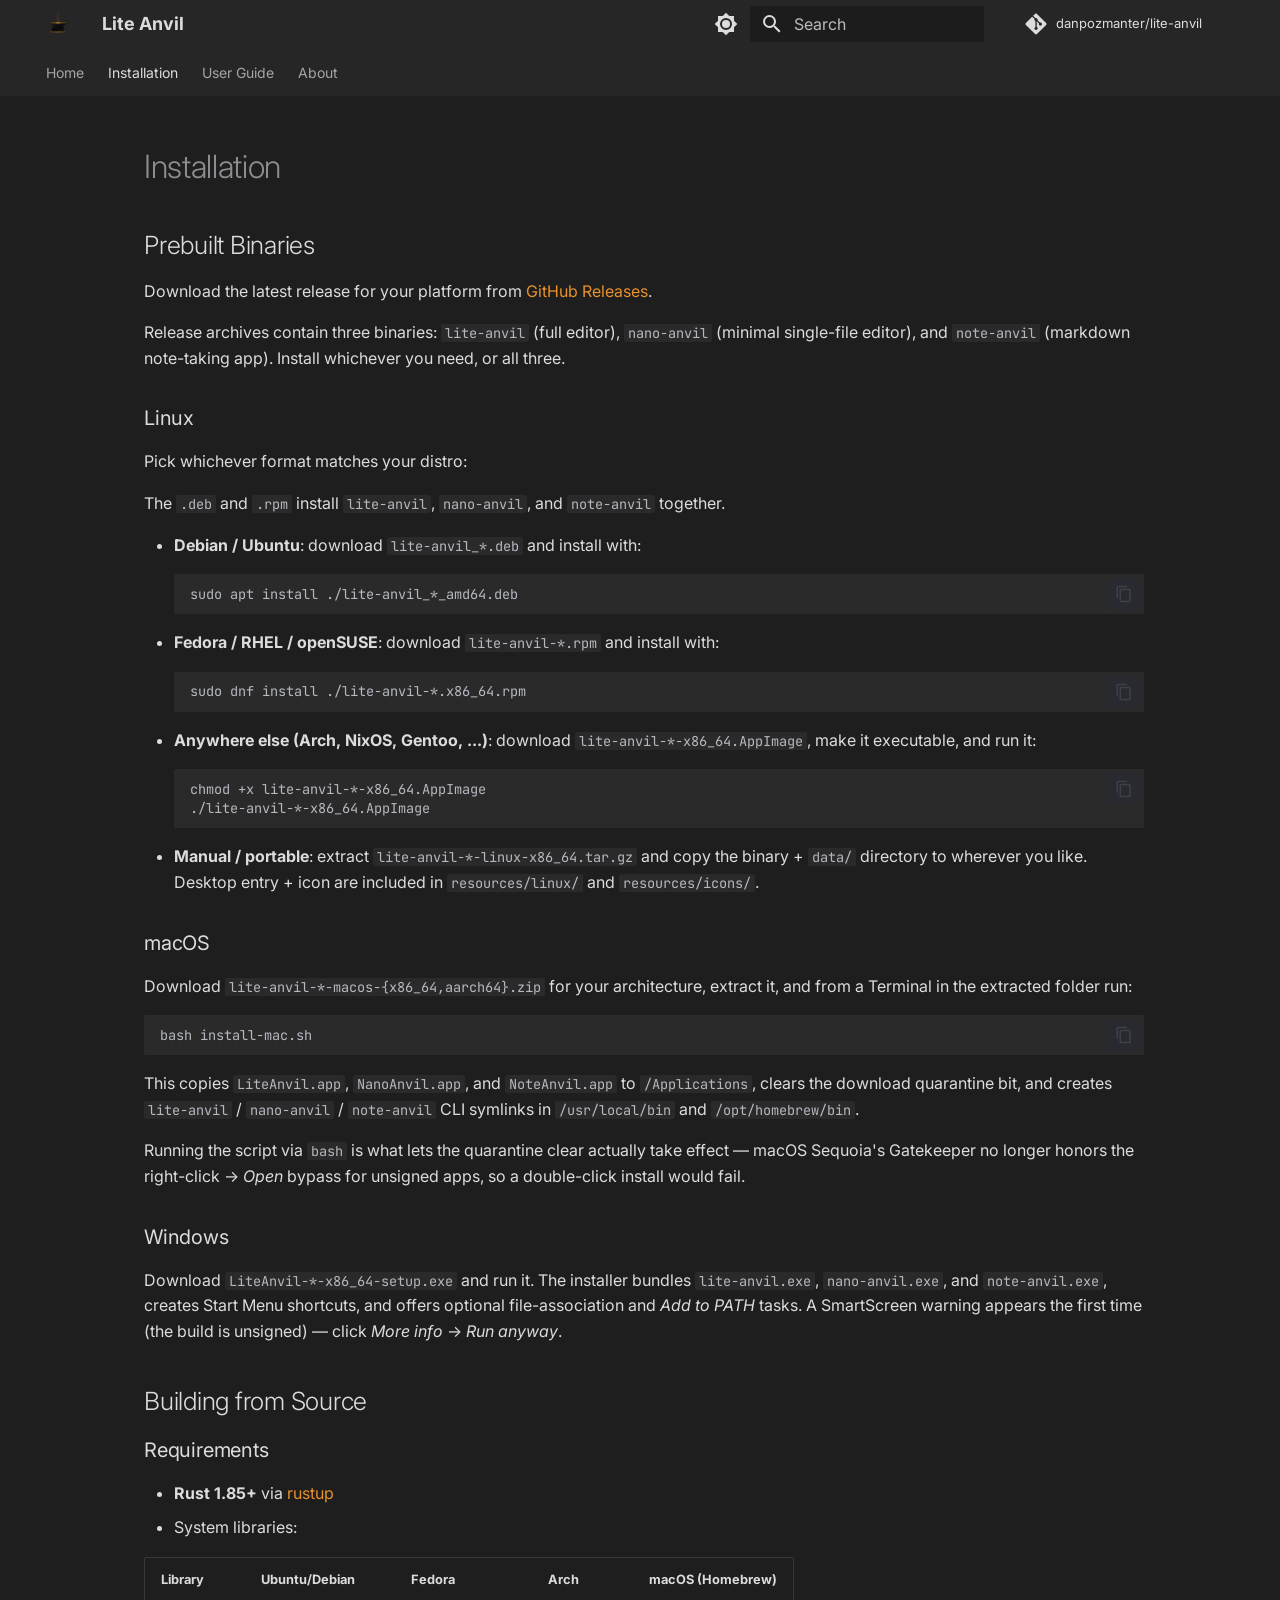
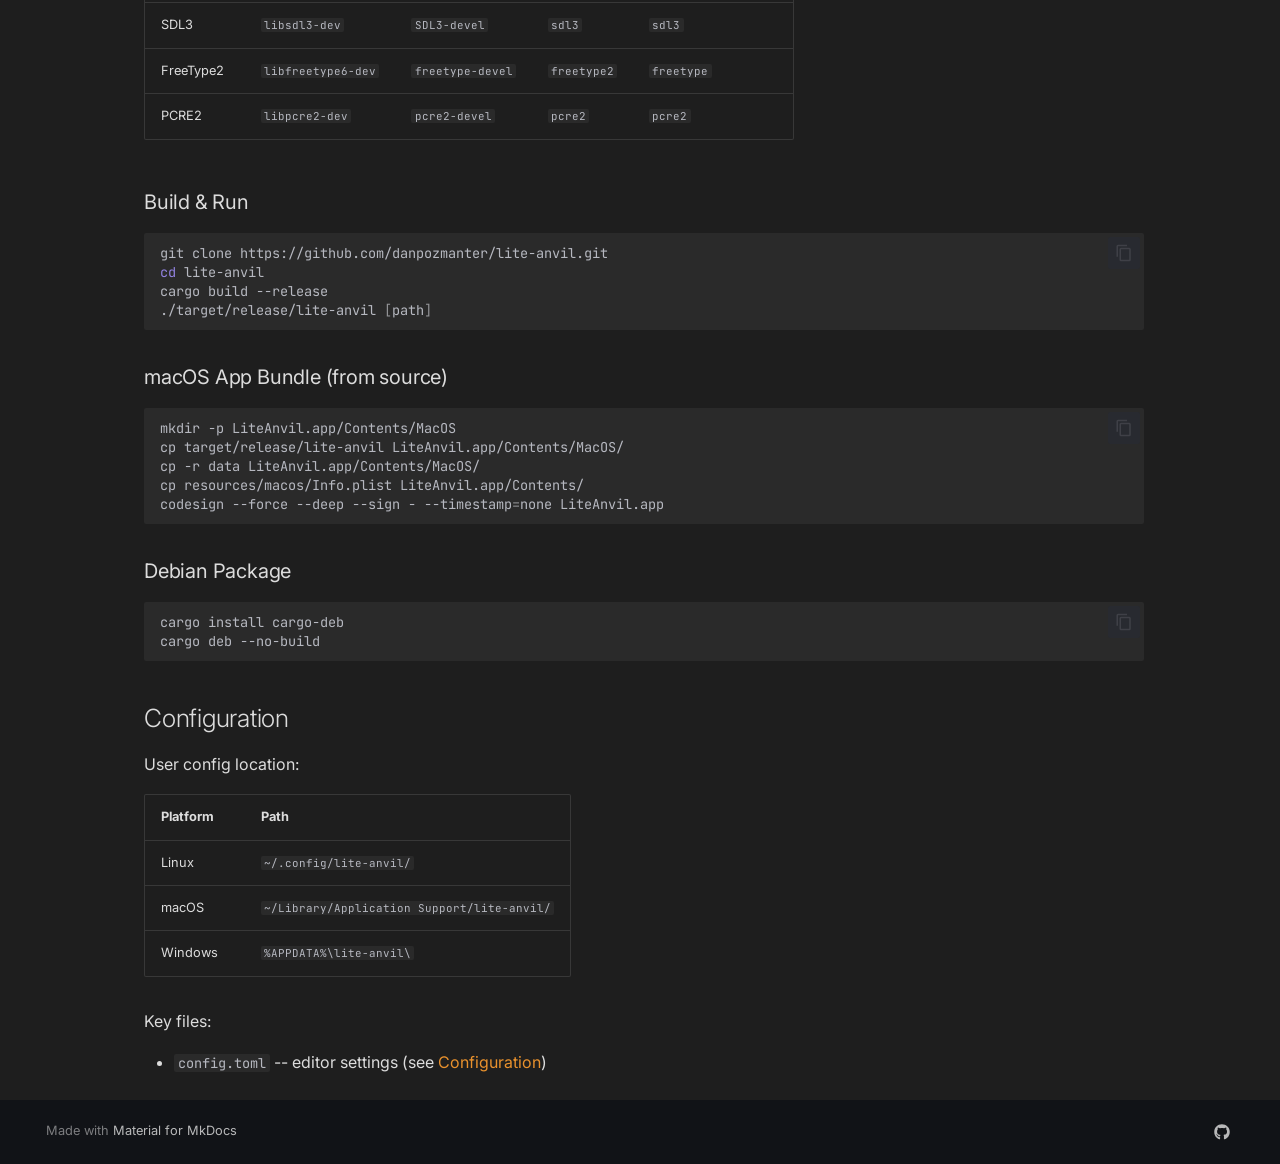
<file: docs/installation/index.html>
<!doctype html>
<html lang="en" class="no-js">
  <head>
    
      <meta charset="utf-8">
      <meta name="viewport" content="width=device-width,initial-scale=1">
      
        <meta name="description" content="Install Lite Anvil from prebuilt binaries or build from source on Linux, macOS, and Windows. Requires Rust 1.85+, SDL3, FreeType2, PCRE2.">
      
      
        <meta name="author" content="Dan Pozmanter">
      
      
        <link rel="canonical" href="https://danpozmanter.github.io/lite-anvil/installation/">
      
      
        <link rel="prev" href="..">
      
      
        <link rel="next" href="../guide/">
      
      
        
      
      
      <link rel="icon" href="../assets/logo.png">
      <meta name="generator" content="mkdocs-1.6.1, mkdocs-material-9.7.6">
    
    
      
        <title>Installation - Lite Anvil - Lite Anvil</title>
      
    
    
      <link rel="stylesheet" href="../assets/stylesheets/main.484c7ddc.min.css">
      
        
        <link rel="stylesheet" href="../assets/stylesheets/palette.ab4e12ef.min.css">
      
      


    
    
      
    
    
      
        
        
        <link rel="preconnect" href="https://fonts.gstatic.com" crossorigin>
        <link rel="stylesheet" href="https://fonts.googleapis.com/css?family=Inter:300,300i,400,400i,700,700i%7CJetBrains+Mono:400,400i,700,700i&display=fallback">
        <style>:root{--md-text-font:"Inter";--md-code-font:"JetBrains Mono"}</style>
      
    
    
      <link rel="stylesheet" href="../stylesheets/extra.css">
    
    <script>__md_scope=new URL("..",location),__md_hash=e=>[...e].reduce(((e,_)=>(e<<5)-e+_.charCodeAt(0)),0),__md_get=(e,_=localStorage,t=__md_scope)=>JSON.parse(_.getItem(t.pathname+"."+e)),__md_set=(e,_,t=localStorage,a=__md_scope)=>{try{t.setItem(a.pathname+"."+e,JSON.stringify(_))}catch(e){}}</script>
    
      

    
    
  <meta http-equiv="Cache-Control" content="no-cache, no-store, must-revalidate">
  <meta http-equiv="Pragma" content="no-cache">
  <meta http-equiv="Expires" content="0">

  </head>
  
  
    
    
      
    
    
    
    
    <body dir="ltr" data-md-color-scheme="slate" data-md-color-primary="custom" data-md-color-accent="orange">
  
    
    <input class="md-toggle" data-md-toggle="drawer" type="checkbox" id="__drawer" autocomplete="off">
    <input class="md-toggle" data-md-toggle="search" type="checkbox" id="__search" autocomplete="off">
    <label class="md-overlay" for="__drawer"></label>
    <div data-md-component="skip">
      
        
        <a href="#installation" class="md-skip">
          Skip to content
        </a>
      
    </div>
    <div data-md-component="announce">
      
    </div>
    
    
      

<header class="md-header" data-md-component="header">
  <nav class="md-header__inner md-grid" aria-label="Header">
    <a href=".." title="Lite Anvil" class="md-header__button md-logo" aria-label="Lite Anvil" data-md-component="logo">
      
  <img src="../assets/logo.png" alt="logo">

    </a>
    <label class="md-header__button md-icon" for="__drawer">
      
      <svg xmlns="http://www.w3.org/2000/svg" viewBox="0 0 24 24"><path d="M3 6h18v2H3zm0 5h18v2H3zm0 5h18v2H3z"/></svg>
    </label>
    <div class="md-header__title" data-md-component="header-title">
      <div class="md-header__ellipsis">
        <div class="md-header__topic">
          <span class="md-ellipsis">
            Lite Anvil
          </span>
        </div>
        <div class="md-header__topic" data-md-component="header-topic">
          <span class="md-ellipsis">
            
              Installation - Lite Anvil
            
          </span>
        </div>
      </div>
    </div>
    
      
        <form class="md-header__option" data-md-component="palette">
  
    
    
    
    <input class="md-option" data-md-color-media="" data-md-color-scheme="slate" data-md-color-primary="custom" data-md-color-accent="orange"  aria-label="Switch to light mode"  type="radio" name="__palette" id="__palette_0">
    
      <label class="md-header__button md-icon" title="Switch to light mode" for="__palette_1" hidden>
        <svg xmlns="http://www.w3.org/2000/svg" viewBox="0 0 24 24"><path d="M12 8a4 4 0 0 0-4 4 4 4 0 0 0 4 4 4 4 0 0 0 4-4 4 4 0 0 0-4-4m0 10a6 6 0 0 1-6-6 6 6 0 0 1 6-6 6 6 0 0 1 6 6 6 6 0 0 1-6 6m8-9.31V4h-4.69L12 .69 8.69 4H4v4.69L.69 12 4 15.31V20h4.69L12 23.31 15.31 20H20v-4.69L23.31 12z"/></svg>
      </label>
    
  
    
    
    
    <input class="md-option" data-md-color-media="" data-md-color-scheme="default" data-md-color-primary="custom" data-md-color-accent="orange"  aria-label="Switch to dark mode"  type="radio" name="__palette" id="__palette_1">
    
      <label class="md-header__button md-icon" title="Switch to dark mode" for="__palette_0" hidden>
        <svg xmlns="http://www.w3.org/2000/svg" viewBox="0 0 24 24"><path d="M12 18c-.89 0-1.74-.2-2.5-.55C11.56 16.5 13 14.42 13 12s-1.44-4.5-3.5-5.45C10.26 6.2 11.11 6 12 6a6 6 0 0 1 6 6 6 6 0 0 1-6 6m8-9.31V4h-4.69L12 .69 8.69 4H4v4.69L.69 12 4 15.31V20h4.69L12 23.31 15.31 20H20v-4.69L23.31 12z"/></svg>
      </label>
    
  
</form>
      
    
    
      <script>var palette=__md_get("__palette");if(palette&&palette.color){if("(prefers-color-scheme)"===palette.color.media){var media=matchMedia("(prefers-color-scheme: light)"),input=document.querySelector(media.matches?"[data-md-color-media='(prefers-color-scheme: light)']":"[data-md-color-media='(prefers-color-scheme: dark)']");palette.color.media=input.getAttribute("data-md-color-media"),palette.color.scheme=input.getAttribute("data-md-color-scheme"),palette.color.primary=input.getAttribute("data-md-color-primary"),palette.color.accent=input.getAttribute("data-md-color-accent")}for(var[key,value]of Object.entries(palette.color))document.body.setAttribute("data-md-color-"+key,value)}</script>
    
    
    
      
      
        <label class="md-header__button md-icon" for="__search">
          
          <svg xmlns="http://www.w3.org/2000/svg" viewBox="0 0 24 24"><path d="M9.5 3A6.5 6.5 0 0 1 16 9.5c0 1.61-.59 3.09-1.56 4.23l.27.27h.79l5 5-1.5 1.5-5-5v-.79l-.27-.27A6.52 6.52 0 0 1 9.5 16 6.5 6.5 0 0 1 3 9.5 6.5 6.5 0 0 1 9.5 3m0 2C7 5 5 7 5 9.5S7 14 9.5 14 14 12 14 9.5 12 5 9.5 5"/></svg>
        </label>
        <div class="md-search" data-md-component="search" role="dialog">
  <label class="md-search__overlay" for="__search"></label>
  <div class="md-search__inner" role="search">
    <form class="md-search__form" name="search">
      <input type="text" class="md-search__input" name="query" aria-label="Search" placeholder="Search" autocapitalize="off" autocorrect="off" autocomplete="off" spellcheck="false" data-md-component="search-query" required>
      <label class="md-search__icon md-icon" for="__search">
        
        <svg xmlns="http://www.w3.org/2000/svg" viewBox="0 0 24 24"><path d="M9.5 3A6.5 6.5 0 0 1 16 9.5c0 1.61-.59 3.09-1.56 4.23l.27.27h.79l5 5-1.5 1.5-5-5v-.79l-.27-.27A6.52 6.52 0 0 1 9.5 16 6.5 6.5 0 0 1 3 9.5 6.5 6.5 0 0 1 9.5 3m0 2C7 5 5 7 5 9.5S7 14 9.5 14 14 12 14 9.5 12 5 9.5 5"/></svg>
        
        <svg xmlns="http://www.w3.org/2000/svg" viewBox="0 0 24 24"><path d="M20 11v2H8l5.5 5.5-1.42 1.42L4.16 12l7.92-7.92L13.5 5.5 8 11z"/></svg>
      </label>
      <nav class="md-search__options" aria-label="Search">
        
        <button type="reset" class="md-search__icon md-icon" title="Clear" aria-label="Clear" tabindex="-1">
          
          <svg xmlns="http://www.w3.org/2000/svg" viewBox="0 0 24 24"><path d="M19 6.41 17.59 5 12 10.59 6.41 5 5 6.41 10.59 12 5 17.59 6.41 19 12 13.41 17.59 19 19 17.59 13.41 12z"/></svg>
        </button>
      </nav>
      
    </form>
    <div class="md-search__output">
      <div class="md-search__scrollwrap" tabindex="0" data-md-scrollfix>
        <div class="md-search-result" data-md-component="search-result">
          <div class="md-search-result__meta">
            Initializing search
          </div>
          <ol class="md-search-result__list" role="presentation"></ol>
        </div>
      </div>
    </div>
  </div>
</div>
      
    
    
      <div class="md-header__source">
        <a href="https://github.com/danpozmanter/lite-anvil" title="Go to repository" class="md-source" data-md-component="source">
  <div class="md-source__icon md-icon">
    
    <svg xmlns="http://www.w3.org/2000/svg" viewBox="0 0 448 512"><!--! Font Awesome Free 7.1.0 by @fontawesome - https://fontawesome.com License - https://fontawesome.com/license/free (Icons: CC BY 4.0, Fonts: SIL OFL 1.1, Code: MIT License) Copyright 2025 Fonticons, Inc.--><path d="M439.6 236.1 244 40.5c-5.4-5.5-12.8-8.5-20.4-8.5s-15 3-20.4 8.4L162.5 81l51.5 51.5c27.1-9.1 52.7 16.8 43.4 43.7l49.7 49.7c34.2-11.8 61.2 31 35.5 56.7-26.5 26.5-70.2-2.9-56-37.3L240.3 199v121.9c25.3 12.5 22.3 41.8 9.1 55-6.4 6.4-15.2 10.1-24.3 10.1s-17.8-3.6-24.3-10.1c-17.6-17.6-11.1-46.9 11.2-56v-123c-20.8-8.5-24.6-30.7-18.6-45L142.6 101 8.5 235.1C3 240.6 0 247.9 0 255.5s3 15 8.5 20.4l195.6 195.7c5.4 5.4 12.7 8.4 20.4 8.4s15-3 20.4-8.4l194.7-194.7c5.4-5.4 8.4-12.8 8.4-20.4s-3-15-8.4-20.4"/></svg>
  </div>
  <div class="md-source__repository">
    danpozmanter/lite-anvil
  </div>
</a>
      </div>
    
  </nav>
  
</header>
    
    <div class="md-container" data-md-component="container">
      
      
        
          
            
<nav class="md-tabs" aria-label="Tabs" data-md-component="tabs">
  <div class="md-grid">
    <ul class="md-tabs__list">
      
        
  
  
  
  
    <li class="md-tabs__item">
      <a href=".." class="md-tabs__link">
        
  
  
    
  
  Home

      </a>
    </li>
  

      
        
  
  
  
    
  
  
    <li class="md-tabs__item md-tabs__item--active">
      <a href="./" class="md-tabs__link">
        
  
  
    
  
  Installation

      </a>
    </li>
  

      
        
  
  
  
  
    <li class="md-tabs__item">
      <a href="../guide/" class="md-tabs__link">
        
  
  
    
  
  User Guide

      </a>
    </li>
  

      
        
  
  
  
  
    <li class="md-tabs__item">
      <a href="../about/" class="md-tabs__link">
        
  
  
    
  
  About

      </a>
    </li>
  

      
    </ul>
  </div>
</nav>
          
        
      
      <main class="md-main" data-md-component="main">
        <div class="md-main__inner md-grid">
          
            
              
              <div class="md-sidebar md-sidebar--primary" data-md-component="sidebar" data-md-type="navigation" >
                <div class="md-sidebar__scrollwrap">
                  <div class="md-sidebar__inner">
                    


  


  

<nav class="md-nav md-nav--primary md-nav--lifted md-nav--integrated" aria-label="Navigation" data-md-level="0">
  <label class="md-nav__title" for="__drawer">
    <a href=".." title="Lite Anvil" class="md-nav__button md-logo" aria-label="Lite Anvil" data-md-component="logo">
      
  <img src="../assets/logo.png" alt="logo">

    </a>
    Lite Anvil
  </label>
  
    <div class="md-nav__source">
      <a href="https://github.com/danpozmanter/lite-anvil" title="Go to repository" class="md-source" data-md-component="source">
  <div class="md-source__icon md-icon">
    
    <svg xmlns="http://www.w3.org/2000/svg" viewBox="0 0 448 512"><!--! Font Awesome Free 7.1.0 by @fontawesome - https://fontawesome.com License - https://fontawesome.com/license/free (Icons: CC BY 4.0, Fonts: SIL OFL 1.1, Code: MIT License) Copyright 2025 Fonticons, Inc.--><path d="M439.6 236.1 244 40.5c-5.4-5.5-12.8-8.5-20.4-8.5s-15 3-20.4 8.4L162.5 81l51.5 51.5c27.1-9.1 52.7 16.8 43.4 43.7l49.7 49.7c34.2-11.8 61.2 31 35.5 56.7-26.5 26.5-70.2-2.9-56-37.3L240.3 199v121.9c25.3 12.5 22.3 41.8 9.1 55-6.4 6.4-15.2 10.1-24.3 10.1s-17.8-3.6-24.3-10.1c-17.6-17.6-11.1-46.9 11.2-56v-123c-20.8-8.5-24.6-30.7-18.6-45L142.6 101 8.5 235.1C3 240.6 0 247.9 0 255.5s3 15 8.5 20.4l195.6 195.7c5.4 5.4 12.7 8.4 20.4 8.4s15-3 20.4-8.4l194.7-194.7c5.4-5.4 8.4-12.8 8.4-20.4s-3-15-8.4-20.4"/></svg>
  </div>
  <div class="md-source__repository">
    danpozmanter/lite-anvil
  </div>
</a>
    </div>
  
  <ul class="md-nav__list" data-md-scrollfix>
    
      
      
  
  
  
  
    <li class="md-nav__item">
      <a href=".." class="md-nav__link">
        
  
  
  <span class="md-ellipsis">
    
  
    Home
  

    
  </span>
  
  

      </a>
    </li>
  

    
      
      
  
  
    
  
  
  
    <li class="md-nav__item md-nav__item--active">
      
      <input class="md-nav__toggle md-toggle" type="checkbox" id="__toc">
      
      
        
      
      
        <label class="md-nav__link md-nav__link--active" for="__toc">
          
  
  
  <span class="md-ellipsis">
    
  
    Installation
  

    
  </span>
  
  

          <span class="md-nav__icon md-icon"></span>
        </label>
      
      <a href="./" class="md-nav__link md-nav__link--active">
        
  
  
  <span class="md-ellipsis">
    
  
    Installation
  

    
  </span>
  
  

      </a>
      
        

<nav class="md-nav md-nav--secondary" aria-label="Table of contents">
  
  
  
    
  
  
    <label class="md-nav__title" for="__toc">
      <span class="md-nav__icon md-icon"></span>
      Table of contents
    </label>
    <ul class="md-nav__list" data-md-component="toc" data-md-scrollfix>
      
        <li class="md-nav__item">
  <a href="#prebuilt-binaries" class="md-nav__link">
    <span class="md-ellipsis">
      
        Prebuilt Binaries
      
    </span>
  </a>
  
    <nav class="md-nav" aria-label="Prebuilt Binaries">
      <ul class="md-nav__list">
        
          <li class="md-nav__item">
  <a href="#linux" class="md-nav__link">
    <span class="md-ellipsis">
      
        Linux
      
    </span>
  </a>
  
</li>
        
          <li class="md-nav__item">
  <a href="#macos" class="md-nav__link">
    <span class="md-ellipsis">
      
        macOS
      
    </span>
  </a>
  
</li>
        
          <li class="md-nav__item">
  <a href="#windows" class="md-nav__link">
    <span class="md-ellipsis">
      
        Windows
      
    </span>
  </a>
  
</li>
        
      </ul>
    </nav>
  
</li>
      
        <li class="md-nav__item">
  <a href="#building-from-source" class="md-nav__link">
    <span class="md-ellipsis">
      
        Building from Source
      
    </span>
  </a>
  
    <nav class="md-nav" aria-label="Building from Source">
      <ul class="md-nav__list">
        
          <li class="md-nav__item">
  <a href="#requirements" class="md-nav__link">
    <span class="md-ellipsis">
      
        Requirements
      
    </span>
  </a>
  
</li>
        
          <li class="md-nav__item">
  <a href="#build-run" class="md-nav__link">
    <span class="md-ellipsis">
      
        Build &amp; Run
      
    </span>
  </a>
  
</li>
        
          <li class="md-nav__item">
  <a href="#macos-app-bundle-from-source" class="md-nav__link">
    <span class="md-ellipsis">
      
        macOS App Bundle (from source)
      
    </span>
  </a>
  
</li>
        
          <li class="md-nav__item">
  <a href="#debian-package" class="md-nav__link">
    <span class="md-ellipsis">
      
        Debian Package
      
    </span>
  </a>
  
</li>
        
      </ul>
    </nav>
  
</li>
      
        <li class="md-nav__item">
  <a href="#configuration" class="md-nav__link">
    <span class="md-ellipsis">
      
        Configuration
      
    </span>
  </a>
  
</li>
      
    </ul>
  
</nav>
      
    </li>
  

    
      
      
  
  
  
  
    <li class="md-nav__item">
      <a href="../guide/" class="md-nav__link">
        
  
  
  <span class="md-ellipsis">
    
  
    User Guide
  

    
  </span>
  
  

      </a>
    </li>
  

    
      
      
  
  
  
  
    <li class="md-nav__item">
      <a href="../about/" class="md-nav__link">
        
  
  
  <span class="md-ellipsis">
    
  
    About
  

    
  </span>
  
  

      </a>
    </li>
  

    
  </ul>
</nav>
                  </div>
                </div>
              </div>
            
            
          
          
            <div class="md-content" data-md-component="content">
              
              <article class="md-content__inner md-typeset">
                
                  



<h1 id="installation">Installation<a class="headerlink" href="#installation" title="Permanent link">&para;</a></h1>
<h2 id="prebuilt-binaries">Prebuilt Binaries<a class="headerlink" href="#prebuilt-binaries" title="Permanent link">&para;</a></h2>
<p>Download the latest release for your platform from <a href="https://github.com/danpozmanter/lite-anvil/releases">GitHub Releases</a>.</p>
<p>Release archives contain three binaries: <code>lite-anvil</code> (full editor), <code>nano-anvil</code> (minimal single-file editor), and <code>note-anvil</code> (markdown note-taking app). Install whichever you need, or all three.</p>
<h3 id="linux">Linux<a class="headerlink" href="#linux" title="Permanent link">&para;</a></h3>
<p>Pick whichever format matches your distro:</p>
<p>The <code>.deb</code> and <code>.rpm</code> install <code>lite-anvil</code>, <code>nano-anvil</code>, and <code>note-anvil</code> together.</p>
<ul>
<li><strong>Debian / Ubuntu</strong>: download <code>lite-anvil_*.deb</code> and install with:
  <div class="highlight"><pre><span></span><code><a id="__codelineno-0-1" name="__codelineno-0-1" href="#__codelineno-0-1"></a>sudo<span class="w"> </span>apt<span class="w"> </span>install<span class="w"> </span>./lite-anvil_*_amd64.deb
</code></pre></div></li>
<li><strong>Fedora / RHEL / openSUSE</strong>: download <code>lite-anvil-*.rpm</code> and install with:
  <div class="highlight"><pre><span></span><code><a id="__codelineno-1-1" name="__codelineno-1-1" href="#__codelineno-1-1"></a>sudo<span class="w"> </span>dnf<span class="w"> </span>install<span class="w"> </span>./lite-anvil-*.x86_64.rpm
</code></pre></div></li>
<li><strong>Anywhere else (Arch, NixOS, Gentoo, ...)</strong>: download <code>lite-anvil-*-x86_64.AppImage</code>, make it executable, and run it:
  <div class="highlight"><pre><span></span><code><a id="__codelineno-2-1" name="__codelineno-2-1" href="#__codelineno-2-1"></a>chmod<span class="w"> </span>+x<span class="w"> </span>lite-anvil-*-x86_64.AppImage
<a id="__codelineno-2-2" name="__codelineno-2-2" href="#__codelineno-2-2"></a>./lite-anvil-*-x86_64.AppImage
</code></pre></div></li>
<li><strong>Manual / portable</strong>: extract <code>lite-anvil-*-linux-x86_64.tar.gz</code> and copy the binary + <code>data/</code> directory to wherever you like. Desktop entry + icon are included in <code>resources/linux/</code> and <code>resources/icons/</code>.</li>
</ul>
<h3 id="macos">macOS<a class="headerlink" href="#macos" title="Permanent link">&para;</a></h3>
<p>Download <code>lite-anvil-*-macos-{x86_64,aarch64}.zip</code> for your architecture, extract it, and from a Terminal in the extracted folder run:</p>
<div class="highlight"><pre><span></span><code><a id="__codelineno-3-1" name="__codelineno-3-1" href="#__codelineno-3-1"></a>bash<span class="w"> </span>install-mac.sh
</code></pre></div>
<p>This copies <code>LiteAnvil.app</code>, <code>NanoAnvil.app</code>, and <code>NoteAnvil.app</code> to <code>/Applications</code>, clears the download quarantine bit, and creates <code>lite-anvil</code> / <code>nano-anvil</code> / <code>note-anvil</code> CLI symlinks in <code>/usr/local/bin</code> and <code>/opt/homebrew/bin</code>.</p>
<p>Running the script via <code>bash</code> is what lets the quarantine clear actually take effect — macOS Sequoia's Gatekeeper no longer honors the right-click → <em>Open</em> bypass for unsigned apps, so a double-click install would fail.</p>
<h3 id="windows">Windows<a class="headerlink" href="#windows" title="Permanent link">&para;</a></h3>
<p>Download <code>LiteAnvil-*-x86_64-setup.exe</code> and run it. The installer bundles <code>lite-anvil.exe</code>, <code>nano-anvil.exe</code>, and <code>note-anvil.exe</code>, creates Start Menu shortcuts, and offers optional file-association and <em>Add to PATH</em> tasks. A SmartScreen warning appears the first time (the build is unsigned) — click <em>More info</em> → <em>Run anyway</em>.</p>
<h2 id="building-from-source">Building from Source<a class="headerlink" href="#building-from-source" title="Permanent link">&para;</a></h2>
<h3 id="requirements">Requirements<a class="headerlink" href="#requirements" title="Permanent link">&para;</a></h3>
<ul>
<li><strong>Rust 1.85+</strong> via <a href="https://rustup.rs">rustup</a></li>
<li>System libraries:</li>
</ul>
<table>
<thead>
<tr>
<th>Library</th>
<th>Ubuntu/Debian</th>
<th>Fedora</th>
<th>Arch</th>
<th>macOS (Homebrew)</th>
</tr>
</thead>
<tbody>
<tr>
<td>SDL3</td>
<td><code>libsdl3-dev</code></td>
<td><code>SDL3-devel</code></td>
<td><code>sdl3</code></td>
<td><code>sdl3</code></td>
</tr>
<tr>
<td>FreeType2</td>
<td><code>libfreetype6-dev</code></td>
<td><code>freetype-devel</code></td>
<td><code>freetype2</code></td>
<td><code>freetype</code></td>
</tr>
<tr>
<td>PCRE2</td>
<td><code>libpcre2-dev</code></td>
<td><code>pcre2-devel</code></td>
<td><code>pcre2</code></td>
<td><code>pcre2</code></td>
</tr>
</tbody>
</table>
<h3 id="build-run">Build &amp; Run<a class="headerlink" href="#build-run" title="Permanent link">&para;</a></h3>
<div class="highlight"><pre><span></span><code><a id="__codelineno-4-1" name="__codelineno-4-1" href="#__codelineno-4-1"></a>git<span class="w"> </span>clone<span class="w"> </span>https://github.com/danpozmanter/lite-anvil.git
<a id="__codelineno-4-2" name="__codelineno-4-2" href="#__codelineno-4-2"></a><span class="nb">cd</span><span class="w"> </span>lite-anvil
<a id="__codelineno-4-3" name="__codelineno-4-3" href="#__codelineno-4-3"></a>cargo<span class="w"> </span>build<span class="w"> </span>--release
<a id="__codelineno-4-4" name="__codelineno-4-4" href="#__codelineno-4-4"></a>./target/release/lite-anvil<span class="w"> </span><span class="o">[</span>path<span class="o">]</span>
</code></pre></div>
<h3 id="macos-app-bundle-from-source">macOS App Bundle (from source)<a class="headerlink" href="#macos-app-bundle-from-source" title="Permanent link">&para;</a></h3>
<div class="highlight"><pre><span></span><code><a id="__codelineno-5-1" name="__codelineno-5-1" href="#__codelineno-5-1"></a>mkdir<span class="w"> </span>-p<span class="w"> </span>LiteAnvil.app/Contents/MacOS
<a id="__codelineno-5-2" name="__codelineno-5-2" href="#__codelineno-5-2"></a>cp<span class="w"> </span>target/release/lite-anvil<span class="w"> </span>LiteAnvil.app/Contents/MacOS/
<a id="__codelineno-5-3" name="__codelineno-5-3" href="#__codelineno-5-3"></a>cp<span class="w"> </span>-r<span class="w"> </span>data<span class="w"> </span>LiteAnvil.app/Contents/MacOS/
<a id="__codelineno-5-4" name="__codelineno-5-4" href="#__codelineno-5-4"></a>cp<span class="w"> </span>resources/macos/Info.plist<span class="w"> </span>LiteAnvil.app/Contents/
<a id="__codelineno-5-5" name="__codelineno-5-5" href="#__codelineno-5-5"></a>codesign<span class="w"> </span>--force<span class="w"> </span>--deep<span class="w"> </span>--sign<span class="w"> </span>-<span class="w"> </span>--timestamp<span class="o">=</span>none<span class="w"> </span>LiteAnvil.app
</code></pre></div>
<h3 id="debian-package">Debian Package<a class="headerlink" href="#debian-package" title="Permanent link">&para;</a></h3>
<div class="highlight"><pre><span></span><code><a id="__codelineno-6-1" name="__codelineno-6-1" href="#__codelineno-6-1"></a>cargo<span class="w"> </span>install<span class="w"> </span>cargo-deb
<a id="__codelineno-6-2" name="__codelineno-6-2" href="#__codelineno-6-2"></a>cargo<span class="w"> </span>deb<span class="w"> </span>--no-build
</code></pre></div>
<h2 id="configuration">Configuration<a class="headerlink" href="#configuration" title="Permanent link">&para;</a></h2>
<p>User config location:</p>
<table>
<thead>
<tr>
<th>Platform</th>
<th>Path</th>
</tr>
</thead>
<tbody>
<tr>
<td>Linux</td>
<td><code>~/.config/lite-anvil/</code></td>
</tr>
<tr>
<td>macOS</td>
<td><code>~/Library/Application Support/lite-anvil/</code></td>
</tr>
<tr>
<td>Windows</td>
<td><code>%APPDATA%\lite-anvil\</code></td>
</tr>
</tbody>
</table>
<p>Key files:</p>
<ul>
<li><code>config.toml</code> -- editor settings (see <a href="../guide/#configuration">Configuration</a>)</li>
</ul>







  
  






                
              </article>
            </div>
          
          
<script>var target=document.getElementById(location.hash.slice(1));target&&target.name&&(target.checked=target.name.startsWith("__tabbed_"))</script>
        </div>
        
      </main>
      
        <footer class="md-footer">
  
  <div class="md-footer-meta md-typeset">
    <div class="md-footer-meta__inner md-grid">
      <div class="md-copyright">
  
  
    Made with
    <a href="https://squidfunk.github.io/mkdocs-material/" target="_blank" rel="noopener">
      Material for MkDocs
    </a>
  
</div>
      
        
<div class="md-social">
  
    
    
    
    
      
      
    
    <a href="https://github.com/danpozmanter/lite-anvil" target="_blank" rel="noopener" title="github.com" class="md-social__link">
      <svg xmlns="http://www.w3.org/2000/svg" viewBox="0 0 512 512"><!--! Font Awesome Free 7.1.0 by @fontawesome - https://fontawesome.com License - https://fontawesome.com/license/free (Icons: CC BY 4.0, Fonts: SIL OFL 1.1, Code: MIT License) Copyright 2025 Fonticons, Inc.--><path d="M173.9 397.4c0 2-2.3 3.6-5.2 3.6-3.3.3-5.6-1.3-5.6-3.6 0-2 2.3-3.6 5.2-3.6 3-.3 5.6 1.3 5.6 3.6m-31.1-4.5c-.7 2 1.3 4.3 4.3 4.9 2.6 1 5.6 0 6.2-2s-1.3-4.3-4.3-5.2c-2.6-.7-5.5.3-6.2 2.3m44.2-1.7c-2.9.7-4.9 2.6-4.6 4.9.3 2 2.9 3.3 5.9 2.6 2.9-.7 4.9-2.6 4.6-4.6-.3-1.9-3-3.2-5.9-2.9M252.8 8C114.1 8 8 113.3 8 252c0 110.9 69.8 205.8 169.5 239.2 12.8 2.3 17.3-5.6 17.3-12.1 0-6.2-.3-40.4-.3-61.4 0 0-70 15-84.7-29.8 0 0-11.4-29.1-27.8-36.6 0 0-22.9-15.7 1.6-15.4 0 0 24.9 2 38.6 25.8 21.9 38.6 58.6 27.5 72.9 20.9 2.3-16 8.8-27.1 16-33.7-55.9-6.2-112.3-14.3-112.3-110.5 0-27.5 7.6-41.3 23.6-58.9-2.6-6.5-11.1-33.3 2.6-67.9 20.9-6.5 69 27 69 27 20-5.6 41.5-8.5 62.8-8.5s42.8 2.9 62.8 8.5c0 0 48.1-33.6 69-27 13.7 34.7 5.2 61.4 2.6 67.9 16 17.7 25.8 31.5 25.8 58.9 0 96.5-58.9 104.2-114.8 110.5 9.2 7.9 17 22.9 17 46.4 0 33.7-.3 75.4-.3 83.6 0 6.5 4.6 14.4 17.3 12.1C436.2 457.8 504 362.9 504 252 504 113.3 391.5 8 252.8 8M105.2 352.9c-1.3 1-1 3.3.7 5.2 1.6 1.6 3.9 2.3 5.2 1 1.3-1 1-3.3-.7-5.2-1.6-1.6-3.9-2.3-5.2-1m-10.8-8.1c-.7 1.3.3 2.9 2.3 3.9 1.6 1 3.6.7 4.3-.7.7-1.3-.3-2.9-2.3-3.9-2-.6-3.6-.3-4.3.7m32.4 35.6c-1.6 1.3-1 4.3 1.3 6.2 2.3 2.3 5.2 2.6 6.5 1 1.3-1.3.7-4.3-1.3-6.2-2.2-2.3-5.2-2.6-6.5-1m-11.4-14.7c-1.6 1-1.6 3.6 0 5.9s4.3 3.3 5.6 2.3c1.6-1.3 1.6-3.9 0-6.2-1.4-2.3-4-3.3-5.6-2"/></svg>
    </a>
  
</div>
      
    </div>
  </div>
</footer>
      
    </div>
    <div class="md-dialog" data-md-component="dialog">
      <div class="md-dialog__inner md-typeset"></div>
    </div>
    
    
    
      
      
      <script id="__config" type="application/json">{"annotate": null, "base": "..", "features": ["navigation.instant", "navigation.tabs", "content.code.copy", "toc.integrate"], "search": "../assets/javascripts/workers/search.2c215733.min.js", "tags": null, "translations": {"clipboard.copied": "Copied to clipboard", "clipboard.copy": "Copy to clipboard", "search.result.more.one": "1 more on this page", "search.result.more.other": "# more on this page", "search.result.none": "No matching documents", "search.result.one": "1 matching document", "search.result.other": "# matching documents", "search.result.placeholder": "Type to start searching", "search.result.term.missing": "Missing", "select.version": "Select version"}, "version": null}</script>
    
    
      <script src="../assets/javascripts/bundle.79ae519e.min.js"></script>
      
    
  </body>
</html>
</file>
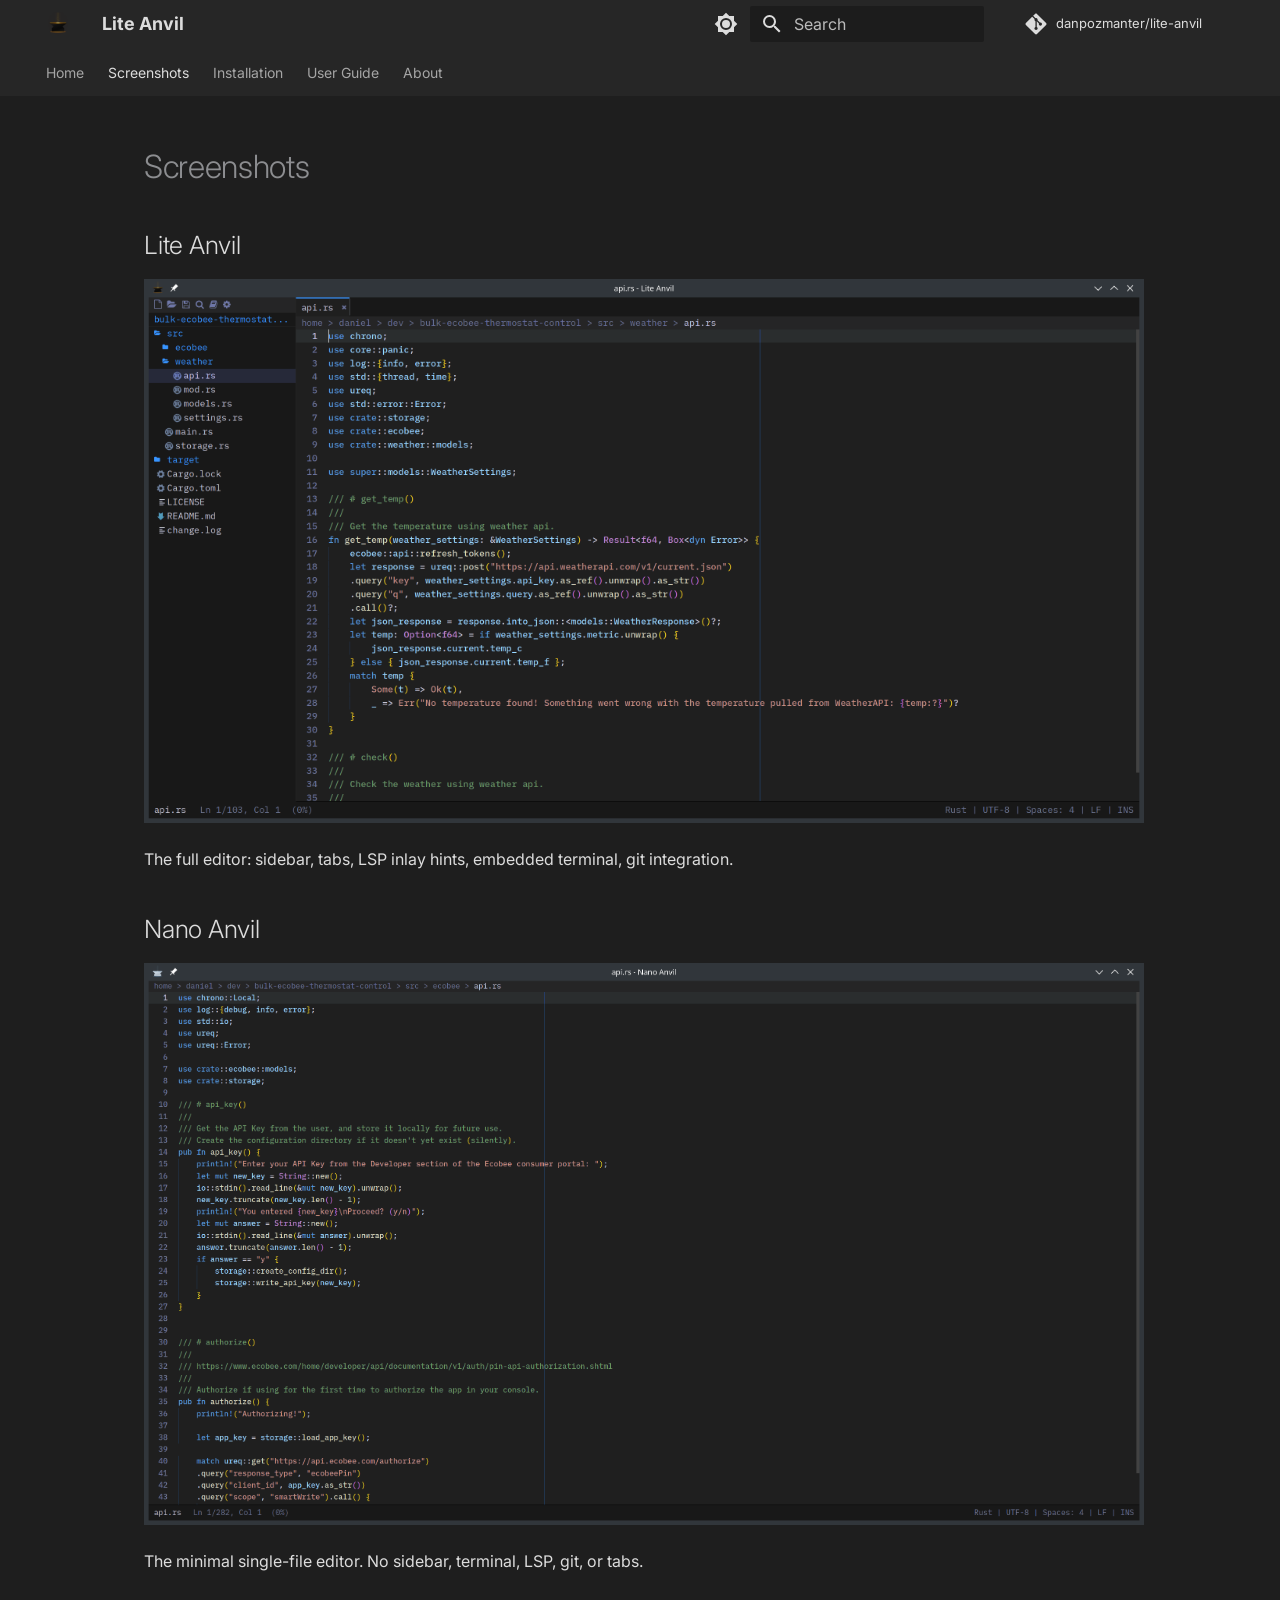
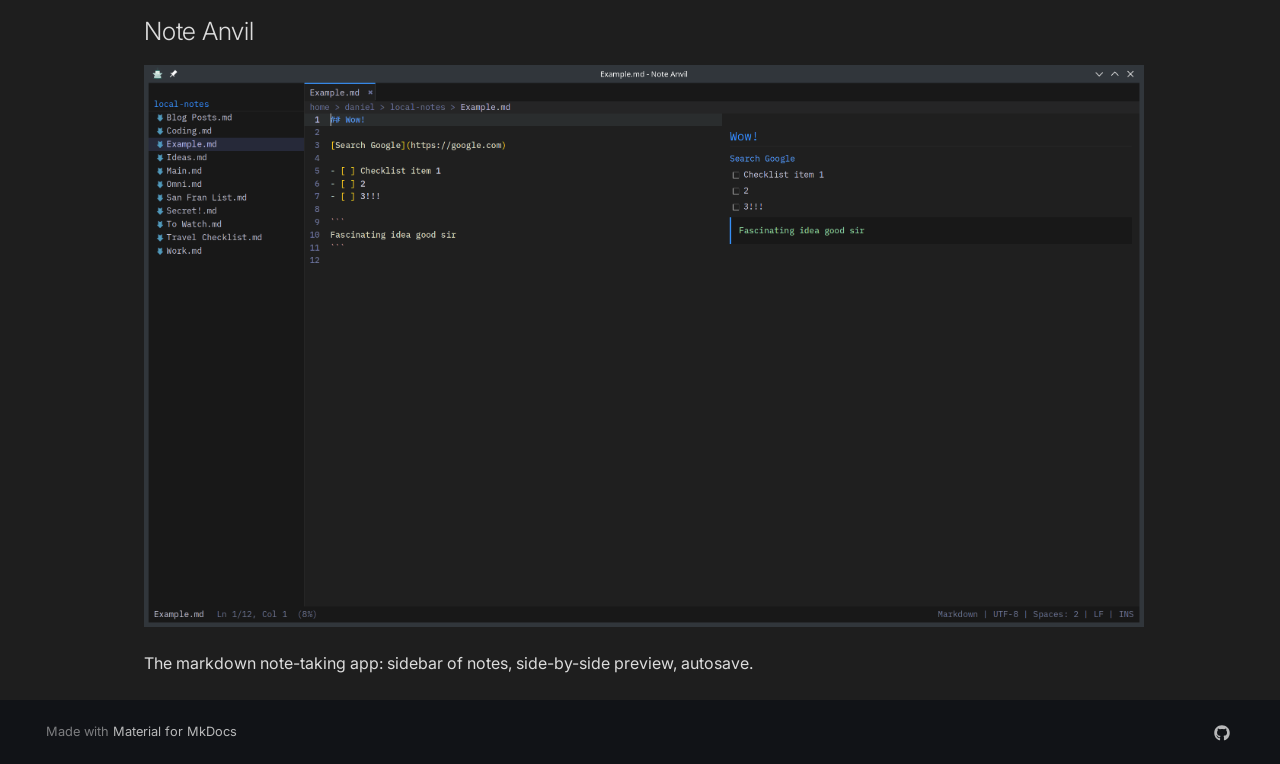
<file: docs/screenshots/index.html>
<!doctype html>
<html lang="en" class="no-js">
  <head>
    
      <meta charset="utf-8">
      <meta name="viewport" content="width=device-width,initial-scale=1">
      
        <meta name="description" content="Screenshots of all three Anvil editor apps.">
      
      
        <meta name="author" content="Dan Pozmanter">
      
      
        <link rel="canonical" href="https://danpozmanter.github.io/lite-anvil/screenshots/">
      
      
        <link rel="prev" href="..">
      
      
        <link rel="next" href="../installation/">
      
      
        
      
      
      <link rel="icon" href="../assets/logo.png">
      <meta name="generator" content="mkdocs-1.6.1, mkdocs-material-9.7.6">
    
    
      
        <title>Screenshots - Lite Anvil, Nano Anvil, Note Anvil - Lite Anvil</title>
      
    
    
      <link rel="stylesheet" href="../assets/stylesheets/main.484c7ddc.min.css">
      
        
        <link rel="stylesheet" href="../assets/stylesheets/palette.ab4e12ef.min.css">
      
      


    
    
      
    
    
      
        
        
        <link rel="preconnect" href="https://fonts.gstatic.com" crossorigin>
        <link rel="stylesheet" href="https://fonts.googleapis.com/css?family=Inter:300,300i,400,400i,700,700i%7CJetBrains+Mono:400,400i,700,700i&display=fallback">
        <style>:root{--md-text-font:"Inter";--md-code-font:"JetBrains Mono"}</style>
      
    
    
      <link rel="stylesheet" href="../stylesheets/extra.css">
    
    <script>__md_scope=new URL("..",location),__md_hash=e=>[...e].reduce(((e,_)=>(e<<5)-e+_.charCodeAt(0)),0),__md_get=(e,_=localStorage,t=__md_scope)=>JSON.parse(_.getItem(t.pathname+"."+e)),__md_set=(e,_,t=localStorage,a=__md_scope)=>{try{t.setItem(a.pathname+"."+e,JSON.stringify(_))}catch(e){}}</script>
    
      

    
    
  <meta http-equiv="Cache-Control" content="no-cache, no-store, must-revalidate">
  <meta http-equiv="Pragma" content="no-cache">
  <meta http-equiv="Expires" content="0">

  </head>
  
  
    
    
      
    
    
    
    
    <body dir="ltr" data-md-color-scheme="slate" data-md-color-primary="custom" data-md-color-accent="orange">
  
    
    <input class="md-toggle" data-md-toggle="drawer" type="checkbox" id="__drawer" autocomplete="off">
    <input class="md-toggle" data-md-toggle="search" type="checkbox" id="__search" autocomplete="off">
    <label class="md-overlay" for="__drawer"></label>
    <div data-md-component="skip">
      
        
        <a href="#screenshots" class="md-skip">
          Skip to content
        </a>
      
    </div>
    <div data-md-component="announce">
      
    </div>
    
    
      

<header class="md-header" data-md-component="header">
  <nav class="md-header__inner md-grid" aria-label="Header">
    <a href=".." title="Lite Anvil" class="md-header__button md-logo" aria-label="Lite Anvil" data-md-component="logo">
      
  <img src="../assets/logo.png" alt="logo">

    </a>
    <label class="md-header__button md-icon" for="__drawer">
      
      <svg xmlns="http://www.w3.org/2000/svg" viewBox="0 0 24 24"><path d="M3 6h18v2H3zm0 5h18v2H3zm0 5h18v2H3z"/></svg>
    </label>
    <div class="md-header__title" data-md-component="header-title">
      <div class="md-header__ellipsis">
        <div class="md-header__topic">
          <span class="md-ellipsis">
            Lite Anvil
          </span>
        </div>
        <div class="md-header__topic" data-md-component="header-topic">
          <span class="md-ellipsis">
            
              Screenshots - Lite Anvil, Nano Anvil, Note Anvil
            
          </span>
        </div>
      </div>
    </div>
    
      
        <form class="md-header__option" data-md-component="palette">
  
    
    
    
    <input class="md-option" data-md-color-media="" data-md-color-scheme="slate" data-md-color-primary="custom" data-md-color-accent="orange"  aria-label="Switch to light mode"  type="radio" name="__palette" id="__palette_0">
    
      <label class="md-header__button md-icon" title="Switch to light mode" for="__palette_1" hidden>
        <svg xmlns="http://www.w3.org/2000/svg" viewBox="0 0 24 24"><path d="M12 8a4 4 0 0 0-4 4 4 4 0 0 0 4 4 4 4 0 0 0 4-4 4 4 0 0 0-4-4m0 10a6 6 0 0 1-6-6 6 6 0 0 1 6-6 6 6 0 0 1 6 6 6 6 0 0 1-6 6m8-9.31V4h-4.69L12 .69 8.69 4H4v4.69L.69 12 4 15.31V20h4.69L12 23.31 15.31 20H20v-4.69L23.31 12z"/></svg>
      </label>
    
  
    
    
    
    <input class="md-option" data-md-color-media="" data-md-color-scheme="default" data-md-color-primary="custom" data-md-color-accent="orange"  aria-label="Switch to dark mode"  type="radio" name="__palette" id="__palette_1">
    
      <label class="md-header__button md-icon" title="Switch to dark mode" for="__palette_0" hidden>
        <svg xmlns="http://www.w3.org/2000/svg" viewBox="0 0 24 24"><path d="M12 18c-.89 0-1.74-.2-2.5-.55C11.56 16.5 13 14.42 13 12s-1.44-4.5-3.5-5.45C10.26 6.2 11.11 6 12 6a6 6 0 0 1 6 6 6 6 0 0 1-6 6m8-9.31V4h-4.69L12 .69 8.69 4H4v4.69L.69 12 4 15.31V20h4.69L12 23.31 15.31 20H20v-4.69L23.31 12z"/></svg>
      </label>
    
  
</form>
      
    
    
      <script>var palette=__md_get("__palette");if(palette&&palette.color){if("(prefers-color-scheme)"===palette.color.media){var media=matchMedia("(prefers-color-scheme: light)"),input=document.querySelector(media.matches?"[data-md-color-media='(prefers-color-scheme: light)']":"[data-md-color-media='(prefers-color-scheme: dark)']");palette.color.media=input.getAttribute("data-md-color-media"),palette.color.scheme=input.getAttribute("data-md-color-scheme"),palette.color.primary=input.getAttribute("data-md-color-primary"),palette.color.accent=input.getAttribute("data-md-color-accent")}for(var[key,value]of Object.entries(palette.color))document.body.setAttribute("data-md-color-"+key,value)}</script>
    
    
    
      
      
        <label class="md-header__button md-icon" for="__search">
          
          <svg xmlns="http://www.w3.org/2000/svg" viewBox="0 0 24 24"><path d="M9.5 3A6.5 6.5 0 0 1 16 9.5c0 1.61-.59 3.09-1.56 4.23l.27.27h.79l5 5-1.5 1.5-5-5v-.79l-.27-.27A6.52 6.52 0 0 1 9.5 16 6.5 6.5 0 0 1 3 9.5 6.5 6.5 0 0 1 9.5 3m0 2C7 5 5 7 5 9.5S7 14 9.5 14 14 12 14 9.5 12 5 9.5 5"/></svg>
        </label>
        <div class="md-search" data-md-component="search" role="dialog">
  <label class="md-search__overlay" for="__search"></label>
  <div class="md-search__inner" role="search">
    <form class="md-search__form" name="search">
      <input type="text" class="md-search__input" name="query" aria-label="Search" placeholder="Search" autocapitalize="off" autocorrect="off" autocomplete="off" spellcheck="false" data-md-component="search-query" required>
      <label class="md-search__icon md-icon" for="__search">
        
        <svg xmlns="http://www.w3.org/2000/svg" viewBox="0 0 24 24"><path d="M9.5 3A6.5 6.5 0 0 1 16 9.5c0 1.61-.59 3.09-1.56 4.23l.27.27h.79l5 5-1.5 1.5-5-5v-.79l-.27-.27A6.52 6.52 0 0 1 9.5 16 6.5 6.5 0 0 1 3 9.5 6.5 6.5 0 0 1 9.5 3m0 2C7 5 5 7 5 9.5S7 14 9.5 14 14 12 14 9.5 12 5 9.5 5"/></svg>
        
        <svg xmlns="http://www.w3.org/2000/svg" viewBox="0 0 24 24"><path d="M20 11v2H8l5.5 5.5-1.42 1.42L4.16 12l7.92-7.92L13.5 5.5 8 11z"/></svg>
      </label>
      <nav class="md-search__options" aria-label="Search">
        
        <button type="reset" class="md-search__icon md-icon" title="Clear" aria-label="Clear" tabindex="-1">
          
          <svg xmlns="http://www.w3.org/2000/svg" viewBox="0 0 24 24"><path d="M19 6.41 17.59 5 12 10.59 6.41 5 5 6.41 10.59 12 5 17.59 6.41 19 12 13.41 17.59 19 19 17.59 13.41 12z"/></svg>
        </button>
      </nav>
      
    </form>
    <div class="md-search__output">
      <div class="md-search__scrollwrap" tabindex="0" data-md-scrollfix>
        <div class="md-search-result" data-md-component="search-result">
          <div class="md-search-result__meta">
            Initializing search
          </div>
          <ol class="md-search-result__list" role="presentation"></ol>
        </div>
      </div>
    </div>
  </div>
</div>
      
    
    
      <div class="md-header__source">
        <a href="https://github.com/danpozmanter/lite-anvil" title="Go to repository" class="md-source" data-md-component="source">
  <div class="md-source__icon md-icon">
    
    <svg xmlns="http://www.w3.org/2000/svg" viewBox="0 0 448 512"><!--! Font Awesome Free 7.1.0 by @fontawesome - https://fontawesome.com License - https://fontawesome.com/license/free (Icons: CC BY 4.0, Fonts: SIL OFL 1.1, Code: MIT License) Copyright 2025 Fonticons, Inc.--><path d="M439.6 236.1 244 40.5c-5.4-5.5-12.8-8.5-20.4-8.5s-15 3-20.4 8.4L162.5 81l51.5 51.5c27.1-9.1 52.7 16.8 43.4 43.7l49.7 49.7c34.2-11.8 61.2 31 35.5 56.7-26.5 26.5-70.2-2.9-56-37.3L240.3 199v121.9c25.3 12.5 22.3 41.8 9.1 55-6.4 6.4-15.2 10.1-24.3 10.1s-17.8-3.6-24.3-10.1c-17.6-17.6-11.1-46.9 11.2-56v-123c-20.8-8.5-24.6-30.7-18.6-45L142.6 101 8.5 235.1C3 240.6 0 247.9 0 255.5s3 15 8.5 20.4l195.6 195.7c5.4 5.4 12.7 8.4 20.4 8.4s15-3 20.4-8.4l194.7-194.7c5.4-5.4 8.4-12.8 8.4-20.4s-3-15-8.4-20.4"/></svg>
  </div>
  <div class="md-source__repository">
    danpozmanter/lite-anvil
  </div>
</a>
      </div>
    
  </nav>
  
</header>
    
    <div class="md-container" data-md-component="container">
      
      
        
          
            
<nav class="md-tabs" aria-label="Tabs" data-md-component="tabs">
  <div class="md-grid">
    <ul class="md-tabs__list">
      
        
  
  
  
  
    <li class="md-tabs__item">
      <a href=".." class="md-tabs__link">
        
  
  
    
  
  Home

      </a>
    </li>
  

      
        
  
  
  
    
  
  
    <li class="md-tabs__item md-tabs__item--active">
      <a href="./" class="md-tabs__link">
        
  
  
    
  
  Screenshots

      </a>
    </li>
  

      
        
  
  
  
  
    <li class="md-tabs__item">
      <a href="../installation/" class="md-tabs__link">
        
  
  
    
  
  Installation

      </a>
    </li>
  

      
        
  
  
  
  
    <li class="md-tabs__item">
      <a href="../guide/" class="md-tabs__link">
        
  
  
    
  
  User Guide

      </a>
    </li>
  

      
        
  
  
  
  
    <li class="md-tabs__item">
      <a href="../about/" class="md-tabs__link">
        
  
  
    
  
  About

      </a>
    </li>
  

      
    </ul>
  </div>
</nav>
          
        
      
      <main class="md-main" data-md-component="main">
        <div class="md-main__inner md-grid">
          
            
              
              <div class="md-sidebar md-sidebar--primary" data-md-component="sidebar" data-md-type="navigation" >
                <div class="md-sidebar__scrollwrap">
                  <div class="md-sidebar__inner">
                    


  


  

<nav class="md-nav md-nav--primary md-nav--lifted md-nav--integrated" aria-label="Navigation" data-md-level="0">
  <label class="md-nav__title" for="__drawer">
    <a href=".." title="Lite Anvil" class="md-nav__button md-logo" aria-label="Lite Anvil" data-md-component="logo">
      
  <img src="../assets/logo.png" alt="logo">

    </a>
    Lite Anvil
  </label>
  
    <div class="md-nav__source">
      <a href="https://github.com/danpozmanter/lite-anvil" title="Go to repository" class="md-source" data-md-component="source">
  <div class="md-source__icon md-icon">
    
    <svg xmlns="http://www.w3.org/2000/svg" viewBox="0 0 448 512"><!--! Font Awesome Free 7.1.0 by @fontawesome - https://fontawesome.com License - https://fontawesome.com/license/free (Icons: CC BY 4.0, Fonts: SIL OFL 1.1, Code: MIT License) Copyright 2025 Fonticons, Inc.--><path d="M439.6 236.1 244 40.5c-5.4-5.5-12.8-8.5-20.4-8.5s-15 3-20.4 8.4L162.5 81l51.5 51.5c27.1-9.1 52.7 16.8 43.4 43.7l49.7 49.7c34.2-11.8 61.2 31 35.5 56.7-26.5 26.5-70.2-2.9-56-37.3L240.3 199v121.9c25.3 12.5 22.3 41.8 9.1 55-6.4 6.4-15.2 10.1-24.3 10.1s-17.8-3.6-24.3-10.1c-17.6-17.6-11.1-46.9 11.2-56v-123c-20.8-8.5-24.6-30.7-18.6-45L142.6 101 8.5 235.1C3 240.6 0 247.9 0 255.5s3 15 8.5 20.4l195.6 195.7c5.4 5.4 12.7 8.4 20.4 8.4s15-3 20.4-8.4l194.7-194.7c5.4-5.4 8.4-12.8 8.4-20.4s-3-15-8.4-20.4"/></svg>
  </div>
  <div class="md-source__repository">
    danpozmanter/lite-anvil
  </div>
</a>
    </div>
  
  <ul class="md-nav__list" data-md-scrollfix>
    
      
      
  
  
  
  
    <li class="md-nav__item">
      <a href=".." class="md-nav__link">
        
  
  
  <span class="md-ellipsis">
    
  
    Home
  

    
  </span>
  
  

      </a>
    </li>
  

    
      
      
  
  
    
  
  
  
    <li class="md-nav__item md-nav__item--active">
      
      <input class="md-nav__toggle md-toggle" type="checkbox" id="__toc">
      
      
        
      
      
        <label class="md-nav__link md-nav__link--active" for="__toc">
          
  
  
  <span class="md-ellipsis">
    
  
    Screenshots
  

    
  </span>
  
  

          <span class="md-nav__icon md-icon"></span>
        </label>
      
      <a href="./" class="md-nav__link md-nav__link--active">
        
  
  
  <span class="md-ellipsis">
    
  
    Screenshots
  

    
  </span>
  
  

      </a>
      
        

<nav class="md-nav md-nav--secondary" aria-label="Table of contents">
  
  
  
    
  
  
    <label class="md-nav__title" for="__toc">
      <span class="md-nav__icon md-icon"></span>
      Table of contents
    </label>
    <ul class="md-nav__list" data-md-component="toc" data-md-scrollfix>
      
        <li class="md-nav__item">
  <a href="#lite-anvil" class="md-nav__link">
    <span class="md-ellipsis">
      
        Lite Anvil
      
    </span>
  </a>
  
</li>
      
        <li class="md-nav__item">
  <a href="#nano-anvil" class="md-nav__link">
    <span class="md-ellipsis">
      
        Nano Anvil
      
    </span>
  </a>
  
</li>
      
        <li class="md-nav__item">
  <a href="#note-anvil" class="md-nav__link">
    <span class="md-ellipsis">
      
        Note Anvil
      
    </span>
  </a>
  
</li>
      
    </ul>
  
</nav>
      
    </li>
  

    
      
      
  
  
  
  
    <li class="md-nav__item">
      <a href="../installation/" class="md-nav__link">
        
  
  
  <span class="md-ellipsis">
    
  
    Installation
  

    
  </span>
  
  

      </a>
    </li>
  

    
      
      
  
  
  
  
    <li class="md-nav__item">
      <a href="../guide/" class="md-nav__link">
        
  
  
  <span class="md-ellipsis">
    
  
    User Guide
  

    
  </span>
  
  

      </a>
    </li>
  

    
      
      
  
  
  
  
    <li class="md-nav__item">
      <a href="../about/" class="md-nav__link">
        
  
  
  <span class="md-ellipsis">
    
  
    About
  

    
  </span>
  
  

      </a>
    </li>
  

    
  </ul>
</nav>
                  </div>
                </div>
              </div>
            
            
          
          
            <div class="md-content" data-md-component="content">
              
              <article class="md-content__inner md-typeset">
                
                  



<h1 id="screenshots">Screenshots<a class="headerlink" href="#screenshots" title="Permanent link">&para;</a></h1>
<h2 id="lite-anvil">Lite Anvil<a class="headerlink" href="#lite-anvil" title="Permanent link">&para;</a></h2>
<p><img alt="Lite Anvil screenshot" class="screenshot" src="../assets/screenshot.png" /></p>
<p>The full editor: sidebar, tabs, LSP inlay hints, embedded terminal, git integration.</p>
<h2 id="nano-anvil">Nano Anvil<a class="headerlink" href="#nano-anvil" title="Permanent link">&para;</a></h2>
<p><img alt="Nano Anvil screenshot" class="screenshot" src="../assets/nano_screenshot.png" /></p>
<p>The minimal single-file editor. No sidebar, terminal, LSP, git, or tabs.</p>
<h2 id="note-anvil">Note Anvil<a class="headerlink" href="#note-anvil" title="Permanent link">&para;</a></h2>
<p><img alt="Note Anvil screenshot" class="screenshot" src="../assets/notes_screenshot.png" /></p>
<p>The markdown note-taking app: sidebar of notes, side-by-side preview, autosave.</p>







  
  






                
              </article>
            </div>
          
          
<script>var target=document.getElementById(location.hash.slice(1));target&&target.name&&(target.checked=target.name.startsWith("__tabbed_"))</script>
        </div>
        
      </main>
      
        <footer class="md-footer">
  
  <div class="md-footer-meta md-typeset">
    <div class="md-footer-meta__inner md-grid">
      <div class="md-copyright">
  
  
    Made with
    <a href="https://squidfunk.github.io/mkdocs-material/" target="_blank" rel="noopener">
      Material for MkDocs
    </a>
  
</div>
      
        
<div class="md-social">
  
    
    
    
    
      
      
    
    <a href="https://github.com/danpozmanter/lite-anvil" target="_blank" rel="noopener" title="github.com" class="md-social__link">
      <svg xmlns="http://www.w3.org/2000/svg" viewBox="0 0 512 512"><!--! Font Awesome Free 7.1.0 by @fontawesome - https://fontawesome.com License - https://fontawesome.com/license/free (Icons: CC BY 4.0, Fonts: SIL OFL 1.1, Code: MIT License) Copyright 2025 Fonticons, Inc.--><path d="M173.9 397.4c0 2-2.3 3.6-5.2 3.6-3.3.3-5.6-1.3-5.6-3.6 0-2 2.3-3.6 5.2-3.6 3-.3 5.6 1.3 5.6 3.6m-31.1-4.5c-.7 2 1.3 4.3 4.3 4.9 2.6 1 5.6 0 6.2-2s-1.3-4.3-4.3-5.2c-2.6-.7-5.5.3-6.2 2.3m44.2-1.7c-2.9.7-4.9 2.6-4.6 4.9.3 2 2.9 3.3 5.9 2.6 2.9-.7 4.9-2.6 4.6-4.6-.3-1.9-3-3.2-5.9-2.9M252.8 8C114.1 8 8 113.3 8 252c0 110.9 69.8 205.8 169.5 239.2 12.8 2.3 17.3-5.6 17.3-12.1 0-6.2-.3-40.4-.3-61.4 0 0-70 15-84.7-29.8 0 0-11.4-29.1-27.8-36.6 0 0-22.9-15.7 1.6-15.4 0 0 24.9 2 38.6 25.8 21.9 38.6 58.6 27.5 72.9 20.9 2.3-16 8.8-27.1 16-33.7-55.9-6.2-112.3-14.3-112.3-110.5 0-27.5 7.6-41.3 23.6-58.9-2.6-6.5-11.1-33.3 2.6-67.9 20.9-6.5 69 27 69 27 20-5.6 41.5-8.5 62.8-8.5s42.8 2.9 62.8 8.5c0 0 48.1-33.6 69-27 13.7 34.7 5.2 61.4 2.6 67.9 16 17.7 25.8 31.5 25.8 58.9 0 96.5-58.9 104.2-114.8 110.5 9.2 7.9 17 22.9 17 46.4 0 33.7-.3 75.4-.3 83.6 0 6.5 4.6 14.4 17.3 12.1C436.2 457.8 504 362.9 504 252 504 113.3 391.5 8 252.8 8M105.2 352.9c-1.3 1-1 3.3.7 5.2 1.6 1.6 3.9 2.3 5.2 1 1.3-1 1-3.3-.7-5.2-1.6-1.6-3.9-2.3-5.2-1m-10.8-8.1c-.7 1.3.3 2.9 2.3 3.9 1.6 1 3.6.7 4.3-.7.7-1.3-.3-2.9-2.3-3.9-2-.6-3.6-.3-4.3.7m32.4 35.6c-1.6 1.3-1 4.3 1.3 6.2 2.3 2.3 5.2 2.6 6.5 1 1.3-1.3.7-4.3-1.3-6.2-2.2-2.3-5.2-2.6-6.5-1m-11.4-14.7c-1.6 1-1.6 3.6 0 5.9s4.3 3.3 5.6 2.3c1.6-1.3 1.6-3.9 0-6.2-1.4-2.3-4-3.3-5.6-2"/></svg>
    </a>
  
</div>
      
    </div>
  </div>
</footer>
      
    </div>
    <div class="md-dialog" data-md-component="dialog">
      <div class="md-dialog__inner md-typeset"></div>
    </div>
    
    
    
      
      
      <script id="__config" type="application/json">{"annotate": null, "base": "..", "features": ["navigation.instant", "navigation.tabs", "content.code.copy", "toc.integrate"], "search": "../assets/javascripts/workers/search.2c215733.min.js", "tags": null, "translations": {"clipboard.copied": "Copied to clipboard", "clipboard.copy": "Copy to clipboard", "search.result.more.one": "1 more on this page", "search.result.more.other": "# more on this page", "search.result.none": "No matching documents", "search.result.one": "1 matching document", "search.result.other": "# matching documents", "search.result.placeholder": "Type to start searching", "search.result.term.missing": "Missing", "select.version": "Select version"}, "version": null}</script>
    
    
      <script src="../assets/javascripts/bundle.79ae519e.min.js"></script>
      
    
  </body>
</html>
</file>
<file: docs/stylesheets/extra.css>
/* Lite Anvil: clean dark/light with orange accent.
   All text same intensity. No opacity tricks. */

:root {
  --md-primary-fg-color: #2a2a2a;
  --md-primary-fg-color--light: #404040;
  --md-primary-fg-color--dark: #222;
  --md-accent-fg-color: #e8912d;
}

[data-md-color-scheme="slate"] {
  --md-default-bg-color: #1e1e1e;
  --md-default-fg-color: #dcdcdc;
  --md-primary-fg-color: #262626;
  --md-primary-bg-color: #dcdcdc;
  --md-accent-fg-color: #e8912d;
  --md-code-bg-color: #2a2a2a;
  --md-typeset-a-color: #e8912d;
}

[data-md-color-scheme="default"] {
  --md-primary-fg-color: #2a2a2a;
  --md-primary-bg-color: #fff;
  --md-accent-fg-color: #d47a1a;
  --md-default-bg-color: #fafafa;
}

/* Hero section */
.hero {
  text-align: center;
  padding: 2rem 0;
}

.hero h1 {
  font-size: 2.5rem;
  font-weight: 700;
  margin-bottom: 0.5rem;
}

.hero .tagline {
  font-size: 0.95rem;
  margin-bottom: 1.5rem;
}

.hero img.screenshot {
  max-width: 100%;
  border-radius: 8px;
  box-shadow: 0 4px 16px rgba(0, 0, 0, 0.25);
  margin: 1.5rem 0;
}

/* Feature grid */
.feature-grid {
  display: grid;
  grid-template-columns: repeat(auto-fit, minmax(280px, 1fr));
  gap: 1.5rem;
  margin: 2rem 0;
}

.feature-card {
  padding: 1.25rem;
  border-radius: 8px;
  border: 1px solid rgba(128, 128, 128, 0.2);
}

.feature-card h3 {
  margin: 0 0 0.25rem 0;
  color: var(--md-accent-fg-color);
  font-size: 1rem;
}

.feature-card .feature-icon {
  display: block;
  width: 48px;
  height: 48px;
  margin-bottom: 0.5rem;
}

.feature-card p {
  margin: 0;
  font-size: 0.9rem;
}

/* Buttons */
.button-row {
  display: flex;
  gap: 1rem;
  justify-content: center;
  flex-wrap: wrap;
  margin: 1.5rem 0;
}

.button-row a {
  display: inline-block;
  padding: 0.6rem 1.5rem;
  border-radius: 6px;
  font-weight: 600;
  text-decoration: none;
}

.button-row .primary {
  background: var(--md-accent-fg-color);
  color: #fff;
}

.button-row .primary:hover {
  background: #d07a1a;
  color: #fff;
}

.button-row .secondary {
  border: 1px solid var(--md-accent-fg-color);
  color: var(--md-accent-fg-color);
}

/* Hide sidebars on desktop only -- mobile needs them for the hamburger menu */
@media screen and (min-width: 76.25em) {
  .md-sidebar {
    display: none;
  }
}

.md-content {
  max-width: 52rem;
  margin: 0 auto;
}
</file>
<file: docs/assets/stylesheets/main.484c7ddc.min.css>
@charset "UTF-8";html{-webkit-text-size-adjust:none;-moz-text-size-adjust:none;text-size-adjust:none;box-sizing:border-box}*,:after,:before{box-sizing:inherit}@media (prefers-reduced-motion){*,:after,:before{transition:none!important}}body{margin:0}a,button,input,label{-webkit-tap-highlight-color:transparent}a{color:inherit;text-decoration:none}hr{border:0;box-sizing:initial;display:block;height:.05rem;overflow:visible;padding:0}small{font-size:80%}sub,sup{line-height:1em}img{border-style:none}table{border-collapse:initial;border-spacing:0}td,th{font-weight:400;vertical-align:top}button{background:#0000;border:0;font-family:inherit;font-size:inherit;margin:0;padding:0}input{border:0;outline:none}:root{--md-primary-fg-color:#4051b5;--md-primary-fg-color--light:#5d6cc0;--md-primary-fg-color--dark:#303fa1;--md-primary-bg-color:#fff;--md-primary-bg-color--light:#ffffffb3;--md-accent-fg-color:#526cfe;--md-accent-fg-color--transparent:#526cfe1a;--md-accent-bg-color:#fff;--md-accent-bg-color--light:#ffffffb3}[data-md-color-scheme=default]{color-scheme:light}[data-md-color-scheme=default] img[src$="#gh-dark-mode-only"],[data-md-color-scheme=default] img[src$="#only-dark"]{display:none}:root,[data-md-color-scheme=default]{--md-hue:225deg;--md-default-fg-color:#000000de;--md-default-fg-color--light:#0000008a;--md-default-fg-color--lighter:#00000052;--md-default-fg-color--lightest:#00000012;--md-default-bg-color:#fff;--md-default-bg-color--light:#ffffffb3;--md-default-bg-color--lighter:#ffffff4d;--md-default-bg-color--lightest:#ffffff1f;--md-code-fg-color:#36464e;--md-code-bg-color:#f5f5f5;--md-code-bg-color--light:#f5f5f5b3;--md-code-bg-color--lighter:#f5f5f54d;--md-code-hl-color:#4287ff;--md-code-hl-color--light:#4287ff1a;--md-code-hl-number-color:#d52a2a;--md-code-hl-special-color:#db1457;--md-code-hl-function-color:#a846b9;--md-code-hl-constant-color:#6e59d9;--md-code-hl-keyword-color:#3f6ec6;--md-code-hl-string-color:#1c7d4d;--md-code-hl-name-color:var(--md-code-fg-color);--md-code-hl-operator-color:var(--md-default-fg-color--light);--md-code-hl-punctuation-color:var(--md-default-fg-color--light);--md-code-hl-comment-color:var(--md-default-fg-color--light);--md-code-hl-generic-color:var(--md-default-fg-color--light);--md-code-hl-variable-color:var(--md-default-fg-color--light);--md-typeset-color:var(--md-default-fg-color);--md-typeset-a-color:var(--md-primary-fg-color);--md-typeset-del-color:#f5503d26;--md-typeset-ins-color:#0bd57026;--md-typeset-kbd-color:#fafafa;--md-typeset-kbd-accent-color:#fff;--md-typeset-kbd-border-color:#b8b8b8;--md-typeset-mark-color:#ffff0080;--md-typeset-table-color:#0000001f;--md-typeset-table-color--light:rgba(0,0,0,.035);--md-admonition-fg-color:var(--md-default-fg-color);--md-admonition-bg-color:var(--md-default-bg-color);--md-warning-fg-color:#000000de;--md-warning-bg-color:#ff9;--md-footer-fg-color:#fff;--md-footer-fg-color--light:#ffffffb3;--md-footer-fg-color--lighter:#ffffff73;--md-footer-bg-color:#000000de;--md-footer-bg-color--dark:#00000052;--md-shadow-z1:0 0.2rem 0.5rem #0000000d,0 0 0.05rem #0000001a;--md-shadow-z2:0 0.2rem 0.5rem #0000001a,0 0 0.05rem #00000040;--md-shadow-z3:0 0.2rem 0.5rem #0003,0 0 0.05rem #00000059}.md-icon svg{fill:currentcolor;display:block;height:1.2rem;width:1.2rem}body{-webkit-font-smoothing:antialiased;-moz-osx-font-smoothing:grayscale;--md-text-font-family:var(--md-text-font,_),-apple-system,BlinkMacSystemFont,Helvetica,Arial,sans-serif;--md-code-font-family:var(--md-code-font,_),SFMono-Regular,Consolas,Menlo,monospace}aside,body,input{font-feature-settings:"kern","liga";color:var(--md-typeset-color);font-family:var(--md-text-font-family)}code,kbd,pre{font-feature-settings:"kern";font-family:var(--md-code-font-family)}:root{--md-typeset-table-sort-icon:url('data:image/svg+xml;charset=utf-8,<svg xmlns="http://www.w3.org/2000/svg" viewBox="0 0 24 24"><path d="m18 21-4-4h3V7h-3l4-4 4 4h-3v10h3M2 19v-2h10v2M2 13v-2h7v2M2 7V5h4v2z"/></svg>');--md-typeset-table-sort-icon--asc:url('data:image/svg+xml;charset=utf-8,<svg xmlns="http://www.w3.org/2000/svg" viewBox="0 0 24 24"><path d="M19 17h3l-4 4-4-4h3V3h2M2 17h10v2H2M6 5v2H2V5m0 6h7v2H2z"/></svg>');--md-typeset-table-sort-icon--desc:url('data:image/svg+xml;charset=utf-8,<svg xmlns="http://www.w3.org/2000/svg" viewBox="0 0 24 24"><path d="M19 7h3l-4-4-4 4h3v14h2M2 17h10v2H2M6 5v2H2V5m0 6h7v2H2z"/></svg>')}.md-typeset{-webkit-print-color-adjust:exact;color-adjust:exact;font-size:.8rem;line-height:1.6;overflow-wrap:break-word}@media print{.md-typeset{font-size:.68rem}}.md-typeset blockquote,.md-typeset dl,.md-typeset figure,.md-typeset ol,.md-typeset pre,.md-typeset ul{margin-bottom:1em;margin-top:1em}.md-typeset h1{color:var(--md-default-fg-color--light);font-size:2em;line-height:1.3;margin:0 0 1.25em}.md-typeset h1,.md-typeset h2{font-weight:300;letter-spacing:-.01em}.md-typeset h2{font-size:1.5625em;line-height:1.4;margin:1.6em 0 .64em}.md-typeset h3{font-size:1.25em;font-weight:400;letter-spacing:-.01em;line-height:1.5;margin:1.6em 0 .8em}.md-typeset h2+h3{margin-top:.8em}.md-typeset h4{font-weight:700;letter-spacing:-.01em;margin:1em 0}.md-typeset h5,.md-typeset h6{color:var(--md-default-fg-color--light);font-size:.8em;font-weight:700;letter-spacing:-.01em;margin:1.25em 0}.md-typeset h5{text-transform:uppercase}.md-typeset h5 code{text-transform:none}.md-typeset hr{border-bottom:.05rem solid var(--md-default-fg-color--lightest);display:flow-root;margin:1.5em 0}.md-typeset a{color:var(--md-typeset-a-color);word-break:break-word}.md-typeset a,.md-typeset a:before{transition:color 125ms}.md-typeset a:focus,.md-typeset a:hover{color:var(--md-accent-fg-color)}.md-typeset a:focus code,.md-typeset a:hover code{background-color:var(--md-accent-fg-color--transparent);color:var(--md-accent-fg-color)}.md-typeset a code{color:var(--md-typeset-a-color)}.md-typeset a.focus-visible{outline-color:var(--md-accent-fg-color);outline-offset:.2rem}.md-typeset code,.md-typeset kbd,.md-typeset pre{color:var(--md-code-fg-color);direction:ltr;font-variant-ligatures:none;transition:background-color 125ms}@media print{.md-typeset code,.md-typeset kbd,.md-typeset pre{white-space:pre-wrap}}.md-typeset code{background-color:var(--md-code-bg-color);border-radius:.1rem;-webkit-box-decoration-break:clone;box-decoration-break:clone;font-size:.85em;padding:0 .2941176471em;transition:color 125ms,background-color 125ms;word-break:break-word}.md-typeset code:not(.focus-visible){-webkit-tap-highlight-color:transparent;outline:none}.md-typeset pre{display:flow-root;line-height:1.4;position:relative}.md-typeset pre>code{-webkit-box-decoration-break:slice;box-decoration-break:slice;box-shadow:none;display:block;margin:0;outline-color:var(--md-accent-fg-color);overflow:auto;padding:.7720588235em 1.1764705882em;scrollbar-color:var(--md-default-fg-color--lighter) #0000;scrollbar-width:thin;touch-action:auto;word-break:normal}.md-typeset pre>code:hover{scrollbar-color:var(--md-accent-fg-color) #0000}.md-typeset pre>code::-webkit-scrollbar{height:.2rem;width:.2rem}.md-typeset pre>code::-webkit-scrollbar-thumb{background-color:var(--md-default-fg-color--lighter)}.md-typeset pre>code::-webkit-scrollbar-thumb:hover{background-color:var(--md-accent-fg-color)}.md-typeset kbd{background-color:var(--md-typeset-kbd-color);border-radius:.1rem;box-shadow:0 .1rem 0 .05rem var(--md-typeset-kbd-border-color),0 .1rem 0 var(--md-typeset-kbd-border-color),0 -.1rem .2rem var(--md-typeset-kbd-accent-color) inset;color:var(--md-default-fg-color);display:inline-block;font-size:.75em;padding:0 .6666666667em;vertical-align:text-top;word-break:break-word}.md-typeset mark{background-color:var(--md-typeset-mark-color);-webkit-box-decoration-break:clone;box-decoration-break:clone;color:inherit;word-break:break-word}.md-typeset abbr{cursor:help;text-decoration:none}.md-typeset [data-preview],.md-typeset abbr{border-bottom:.05rem dotted var(--md-default-fg-color--light)}.md-typeset small{opacity:.75}[dir=ltr] .md-typeset sub,[dir=ltr] .md-typeset sup{margin-left:.078125em}[dir=rtl] .md-typeset sub,[dir=rtl] .md-typeset sup{margin-right:.078125em}[dir=ltr] .md-typeset blockquote{padding-left:.6rem}[dir=rtl] .md-typeset blockquote{padding-right:.6rem}[dir=ltr] .md-typeset blockquote{border-left:.2rem solid var(--md-default-fg-color--lighter)}[dir=rtl] .md-typeset blockquote{border-right:.2rem solid var(--md-default-fg-color--lighter)}.md-typeset blockquote{color:var(--md-default-fg-color--light);margin-left:0;margin-right:0}.md-typeset ul{list-style-type:disc}.md-typeset ul[type]{list-style-type:revert-layer}[dir=ltr] .md-typeset ol,[dir=ltr] .md-typeset ul{margin-left:.625em}[dir=rtl] .md-typeset ol,[dir=rtl] .md-typeset ul{margin-right:.625em}.md-typeset ol,.md-typeset ul{padding:0}.md-typeset ol:not([hidden]),.md-typeset ul:not([hidden]){display:flow-root}.md-typeset ol ol,.md-typeset ul ol{list-style-type:lower-alpha}.md-typeset ol ol ol,.md-typeset ul ol ol{list-style-type:lower-roman}.md-typeset ol ol ol ol,.md-typeset ul ol ol ol{list-style-type:upper-alpha}.md-typeset ol ol ol ol ol,.md-typeset ul ol ol ol ol{list-style-type:upper-roman}.md-typeset ol[type],.md-typeset ul[type]{list-style-type:revert-layer}[dir=ltr] .md-typeset ol li,[dir=ltr] .md-typeset ul li{margin-left:1.25em}[dir=rtl] .md-typeset ol li,[dir=rtl] .md-typeset ul li{margin-right:1.25em}.md-typeset ol li,.md-typeset ul li{margin-bottom:.5em}.md-typeset ol li blockquote,.md-typeset ol li p,.md-typeset ul li blockquote,.md-typeset ul li p{margin:.5em 0}.md-typeset ol li:last-child,.md-typeset ul li:last-child{margin-bottom:0}[dir=ltr] .md-typeset ol li ol,[dir=ltr] .md-typeset ol li ul,[dir=ltr] .md-typeset ul li ol,[dir=ltr] .md-typeset ul li ul{margin-left:.625em}[dir=rtl] .md-typeset ol li ol,[dir=rtl] .md-typeset ol li ul,[dir=rtl] .md-typeset ul li ol,[dir=rtl] .md-typeset ul li ul{margin-right:.625em}.md-typeset ol li ol,.md-typeset ol li ul,.md-typeset ul li ol,.md-typeset ul li ul{margin-bottom:.5em;margin-top:.5em}[dir=ltr] .md-typeset dd{margin-left:1.875em}[dir=rtl] .md-typeset dd{margin-right:1.875em}.md-typeset dd{margin-bottom:1.5em;margin-top:1em}.md-typeset img,.md-typeset svg,.md-typeset video{height:auto;max-width:100%}.md-typeset img[align=left]{margin:1em 1em 1em 0}.md-typeset img[align=right]{margin:1em 0 1em 1em}.md-typeset img[align]:only-child{margin-top:0}.md-typeset figure{display:flow-root;margin:1em auto;max-width:100%;text-align:center;width:fit-content}.md-typeset figure img{display:block;margin:0 auto}.md-typeset figcaption{font-style:italic;margin:1em auto;max-width:24rem}.md-typeset iframe{max-width:100%}.md-typeset table:not([class]){background-color:var(--md-default-bg-color);border:.05rem solid var(--md-typeset-table-color);border-radius:.1rem;display:inline-block;font-size:.64rem;max-width:100%;overflow:auto;touch-action:auto}@media print{.md-typeset table:not([class]){display:table}}.md-typeset table:not([class])+*{margin-top:1.5em}.md-typeset table:not([class]) td>:first-child,.md-typeset table:not([class]) th>:first-child{margin-top:0}.md-typeset table:not([class]) td>:last-child,.md-typeset table:not([class]) th>:last-child{margin-bottom:0}.md-typeset table:not([class]) td:not([align]),.md-typeset table:not([class]) th:not([align]){text-align:left}[dir=rtl] .md-typeset table:not([class]) td:not([align]),[dir=rtl] .md-typeset table:not([class]) th:not([align]){text-align:right}.md-typeset table:not([class]) th{font-weight:700;min-width:5rem;padding:.9375em 1.25em;vertical-align:top}.md-typeset table:not([class]) td{border-top:.05rem solid var(--md-typeset-table-color);padding:.9375em 1.25em;vertical-align:top}.md-typeset table:not([class]) tbody tr{transition:background-color 125ms}.md-typeset table:not([class]) tbody tr:hover{background-color:var(--md-typeset-table-color--light);box-shadow:0 .05rem 0 var(--md-default-bg-color) inset}.md-typeset table:not([class]) a{word-break:normal}.md-typeset table th[role=columnheader]{cursor:pointer}[dir=ltr] .md-typeset table th[role=columnheader]:after{margin-left:.5em}[dir=rtl] .md-typeset table th[role=columnheader]:after{margin-right:.5em}.md-typeset table th[role=columnheader]:after{content:"";display:inline-block;height:1.2em;-webkit-mask-image:var(--md-typeset-table-sort-icon);mask-image:var(--md-typeset-table-sort-icon);-webkit-mask-repeat:no-repeat;mask-repeat:no-repeat;-webkit-mask-size:contain;mask-size:contain;transition:background-color 125ms;vertical-align:text-bottom;width:1.2em}.md-typeset table th[role=columnheader]:hover:after{background-color:var(--md-default-fg-color--lighter)}.md-typeset table th[role=columnheader][aria-sort=ascending]:after{background-color:var(--md-default-fg-color--light);-webkit-mask-image:var(--md-typeset-table-sort-icon--asc);mask-image:var(--md-typeset-table-sort-icon--asc)}.md-typeset table th[role=columnheader][aria-sort=descending]:after{background-color:var(--md-default-fg-color--light);-webkit-mask-image:var(--md-typeset-table-sort-icon--desc);mask-image:var(--md-typeset-table-sort-icon--desc)}.md-typeset__scrollwrap{margin:1em -.8rem;overflow-x:auto;touch-action:auto}.md-typeset__table{display:inline-block;margin-bottom:.5em;padding:0 .8rem}@media print{.md-typeset__table{display:block}}html .md-typeset__table table{display:table;margin:0;overflow:hidden;width:100%}@media screen and (max-width:44.984375em){.md-content__inner>pre{margin:1em -.8rem}.md-content__inner>pre code{border-radius:0}}.md-typeset .md-author{border-radius:100%;display:block;flex-shrink:0;height:1.6rem;overflow:hidden;position:relative;transition:color 125ms,transform 125ms;width:1.6rem}.md-typeset .md-author img{display:block}.md-typeset .md-author--more{background:var(--md-default-fg-color--lightest);color:var(--md-default-fg-color--lighter);font-size:.6rem;font-weight:700;line-height:1.6rem;text-align:center}.md-typeset .md-author--long{height:2.4rem;width:2.4rem}.md-typeset a.md-author{transform:scale(1)}.md-typeset a.md-author img{border-radius:100%;filter:grayscale(100%) opacity(75%);transition:filter 125ms}.md-typeset a.md-author:focus,.md-typeset a.md-author:hover{transform:scale(1.1);z-index:1}.md-typeset a.md-author:focus img,.md-typeset a.md-author:hover img{filter:grayscale(0)}.md-banner{background-color:var(--md-footer-bg-color);color:var(--md-footer-fg-color);overflow:auto}@media print{.md-banner{display:none}}.md-banner--warning{background-color:var(--md-warning-bg-color);color:var(--md-warning-fg-color)}.md-banner__inner{font-size:.7rem;margin:.6rem auto;padding:0 .8rem}[dir=ltr] .md-banner__button{float:right}[dir=rtl] .md-banner__button{float:left}.md-banner__button{color:inherit;cursor:pointer;transition:opacity .25s}.no-js .md-banner__button{display:none}.md-banner__button:hover{opacity:.7}html{font-size:125%;height:100%;overflow-x:hidden}@media screen and (min-width:100em){html{font-size:137.5%}}@media screen and (min-width:125em){html{font-size:150%}}body{background-color:var(--md-default-bg-color);display:flex;flex-direction:column;font-size:.5rem;min-height:100%;position:relative;width:100%}@media print{body{display:block}}@media screen and (max-width:59.984375em){body[data-md-scrolllock]{position:fixed}}.md-grid{margin-left:auto;margin-right:auto;max-width:61rem}.md-container{display:flex;flex-direction:column;flex-grow:1}@media print{.md-container{display:block}}.md-main{flex-grow:1}.md-main__inner{display:flex;height:100%;margin-top:1.5rem}.md-ellipsis{overflow:hidden;text-overflow:ellipsis}.md-toggle{display:none}.md-option{height:0;opacity:0;position:absolute;width:0}.md-option:checked+label:not([hidden]){display:block}.md-option.focus-visible+label{outline-color:var(--md-accent-fg-color);outline-style:auto}.md-skip{background-color:var(--md-default-fg-color);border-radius:.1rem;color:var(--md-default-bg-color);font-size:.64rem;margin:.5rem;opacity:0;outline-color:var(--md-accent-fg-color);padding:.3rem .5rem;position:fixed;transform:translateY(.4rem);z-index:-1}.md-skip:focus{opacity:1;transform:translateY(0);transition:transform .25s cubic-bezier(.4,0,.2,1),opacity 175ms 75ms;z-index:10}@page{margin:25mm}:root{--md-clipboard-icon:url('data:image/svg+xml;charset=utf-8,<svg xmlns="http://www.w3.org/2000/svg" viewBox="0 0 24 24"><path d="M19 21H8V7h11m0-2H8a2 2 0 0 0-2 2v14a2 2 0 0 0 2 2h11a2 2 0 0 0 2-2V7a2 2 0 0 0-2-2m-3-4H4a2 2 0 0 0-2 2v14h2V3h12z"/></svg>')}.md-clipboard{border-radius:.1rem;color:var(--md-default-fg-color--lightest);cursor:pointer;height:1.5em;outline-color:var(--md-accent-fg-color);outline-offset:.1rem;transition:color .25s;width:1.5em;z-index:1}@media print{.md-clipboard{display:none}}.md-clipboard:not(.focus-visible){-webkit-tap-highlight-color:transparent;outline:none}:hover>.md-clipboard{color:var(--md-default-fg-color--light)}.md-clipboard:focus,.md-clipboard:hover{color:var(--md-accent-fg-color)}.md-clipboard:after{background-color:currentcolor;content:"";display:block;height:1.125em;margin:0 auto;-webkit-mask-image:var(--md-clipboard-icon);mask-image:var(--md-clipboard-icon);-webkit-mask-position:center;mask-position:center;-webkit-mask-repeat:no-repeat;mask-repeat:no-repeat;-webkit-mask-size:contain;mask-size:contain;width:1.125em}.md-clipboard--inline{cursor:pointer}.md-clipboard--inline code{transition:color .25s,background-color .25s}.md-clipboard--inline:focus code,.md-clipboard--inline:hover code{background-color:var(--md-accent-fg-color--transparent);color:var(--md-accent-fg-color)}:root{--md-code-select-icon:url('data:image/svg+xml;charset=utf-8,<svg xmlns="http://www.w3.org/2000/svg" viewBox="0 0 24 24"><path d="M19 19h-4v2h4c1.1 0 2-.9 2-2v-4h-2m0-12h-4v2h4v4h2V5c0-1.1-.9-2-2-2M5 5h4V3H5c-1.1 0-2 .9-2 2v4h2m0 6H3v4c0 1.1.9 2 2 2h4v-2H5zm2-4h2v2H7zm4 0h2v2h-2zm4 0h2v2h-2zM7 7h2v2H7zm4 0h2v2h-2zm4 0h2v2h-2zm-8 8h2v2H7zm4 0h2v2h-2zm4 0h2v2h-2z"/></svg>');--md-code-copy-icon:url('data:image/svg+xml;charset=utf-8,<svg xmlns="http://www.w3.org/2000/svg" viewBox="0 0 24 24"><path d="M19 21H8V7h11m0-2H8a2 2 0 0 0-2 2v14a2 2 0 0 0 2 2h11a2 2 0 0 0 2-2V7a2 2 0 0 0-2-2m-3-4H4a2 2 0 0 0-2 2v14h2V3h12z"/></svg>')}.md-typeset .md-code__content{display:grid}.md-code__nav{background-color:var(--md-code-bg-color--lighter);border-radius:.1rem;display:flex;gap:.2rem;padding:.2rem;position:absolute;right:.25em;top:.25em;transition:background-color .25s;z-index:1}:hover>.md-code__nav{background-color:var(--md-code-bg-color--light)}.md-code__button{color:var(--md-default-fg-color--lightest);cursor:pointer;display:block;height:1.5em;outline-color:var(--md-accent-fg-color);outline-offset:.1rem;transition:color .25s;width:1.5em}:hover>*>.md-code__button{color:var(--md-default-fg-color--light)}.md-code__button.focus-visible,.md-code__button:hover{color:var(--md-accent-fg-color)}.md-code__button--active{color:var(--md-default-fg-color)!important}.md-code__button:after{background-color:currentcolor;content:"";display:block;height:1.125em;margin:0 auto;-webkit-mask-position:center;mask-position:center;-webkit-mask-repeat:no-repeat;mask-repeat:no-repeat;-webkit-mask-size:contain;mask-size:contain;width:1.125em}.md-code__button[data-md-type=select]:after{-webkit-mask-image:var(--md-code-select-icon);mask-image:var(--md-code-select-icon)}.md-code__button[data-md-type=copy]:after{-webkit-mask-image:var(--md-code-copy-icon);mask-image:var(--md-code-copy-icon)}@keyframes consent{0%{opacity:0;transform:translateY(100%)}to{opacity:1;transform:translateY(0)}}@keyframes overlay{0%{opacity:0}to{opacity:1}}.md-consent__overlay{animation:overlay .25s both;-webkit-backdrop-filter:blur(.1rem);backdrop-filter:blur(.1rem);background-color:#0000008a;height:100%;opacity:1;position:fixed;top:0;width:100%;z-index:5}.md-consent__inner{animation:consent .5s cubic-bezier(.1,.7,.1,1) both;background-color:var(--md-default-bg-color);border:0;border-radius:.1rem;bottom:0;box-shadow:0 0 .2rem #0000001a,0 .2rem .4rem #0003;max-height:100%;overflow:auto;padding:0;position:fixed;width:100%;z-index:5}.md-consent__form{padding:.8rem}.md-consent__settings{display:none;margin:1em 0}input:checked+.md-consent__settings{display:block}.md-consent__controls{margin-bottom:.8rem}.md-typeset .md-consent__controls .md-button{display:inline}@media screen and (max-width:44.984375em){.md-typeset .md-consent__controls .md-button{display:block;margin-top:.4rem;text-align:center;width:100%}}.md-consent label{cursor:pointer}.md-content{flex-grow:1;min-width:0}.md-content__inner{margin:0 .8rem 1.2rem;padding-top:.6rem}@media screen and (min-width:76.25em){[dir=ltr] .md-sidebar--primary:not([hidden])~.md-content>.md-content__inner{margin-left:1.2rem}[dir=ltr] .md-sidebar--secondary:not([hidden])~.md-content>.md-content__inner,[dir=rtl] .md-sidebar--primary:not([hidden])~.md-content>.md-content__inner{margin-right:1.2rem}[dir=rtl] .md-sidebar--secondary:not([hidden])~.md-content>.md-content__inner{margin-left:1.2rem}}.md-content__inner:before{content:"";display:block;height:.4rem}.md-content__inner>:last-child{margin-bottom:0}[dir=ltr] .md-content__button{float:right}[dir=rtl] .md-content__button{float:left}[dir=ltr] .md-content__button{margin-left:.4rem}[dir=rtl] .md-content__button{margin-right:.4rem}.md-content__button{margin:.4rem 0;padding:0}@media print{.md-content__button{display:none}}.md-typeset .md-content__button{color:var(--md-default-fg-color--lighter)}.md-content__button svg{display:inline;vertical-align:top}[dir=rtl] .md-content__button svg{transform:scaleX(-1)}[dir=ltr] .md-dialog{right:.8rem}[dir=rtl] .md-dialog{left:.8rem}.md-dialog{background-color:var(--md-default-fg-color);border-radius:.1rem;bottom:.8rem;box-shadow:var(--md-shadow-z3);min-width:11.1rem;opacity:0;padding:.4rem .6rem;pointer-events:none;position:fixed;transform:translateY(100%);transition:transform 0ms .4s,opacity .4s;z-index:4}@media print{.md-dialog{display:none}}.md-dialog--active{opacity:1;pointer-events:auto;transform:translateY(0);transition:transform .4s cubic-bezier(.075,.85,.175,1),opacity .4s}.md-dialog__inner{color:var(--md-default-bg-color);font-size:.7rem}.md-feedback{margin:2em 0 1em;text-align:center}.md-feedback fieldset{border:none;margin:0;padding:0}.md-feedback__title{font-weight:700;margin:1em auto}.md-feedback__inner{position:relative}.md-feedback__list{display:flex;flex-wrap:wrap;place-content:baseline center;position:relative}.md-feedback__list:hover .md-icon:not(:disabled){color:var(--md-default-fg-color--lighter)}:disabled .md-feedback__list{min-height:1.8rem}.md-feedback__icon{color:var(--md-default-fg-color--light);cursor:pointer;flex-shrink:0;margin:0 .1rem;transition:color 125ms}.md-feedback__icon:not(:disabled).md-icon:hover{color:var(--md-accent-fg-color)}.md-feedback__icon:disabled{color:var(--md-default-fg-color--lightest);pointer-events:none}.md-feedback__note{opacity:0;position:relative;transform:translateY(.4rem);transition:transform .4s cubic-bezier(.1,.7,.1,1),opacity .15s}.md-feedback__note>*{margin:0 auto;max-width:16rem}:disabled .md-feedback__note{opacity:1;transform:translateY(0)}@media print{.md-feedback{display:none}}.md-footer{background-color:var(--md-footer-bg-color);color:var(--md-footer-fg-color)}@media print{.md-footer{display:none}}.md-footer__inner{justify-content:space-between;overflow:auto;padding:.2rem}.md-footer__inner:not([hidden]){display:flex}.md-footer__link{align-items:end;display:flex;flex-grow:0.01;margin-bottom:.4rem;margin-top:1rem;max-width:100%;outline-color:var(--md-accent-fg-color);overflow:hidden;transition:opacity .25s}.md-footer__link:focus,.md-footer__link:hover{opacity:.7}[dir=rtl] .md-footer__link svg{transform:scaleX(-1)}@media screen and (max-width:44.984375em){.md-footer__link--prev{flex-shrink:0}.md-footer__link--prev .md-footer__title{display:none}}[dir=ltr] .md-footer__link--next{margin-left:auto}[dir=rtl] .md-footer__link--next{margin-right:auto}.md-footer__link--next{text-align:right}[dir=rtl] .md-footer__link--next{text-align:left}.md-footer__title{flex-grow:1;font-size:.9rem;margin-bottom:.7rem;max-width:calc(100% - 2.4rem);padding:0 1rem;white-space:nowrap}.md-footer__button{margin:.2rem;padding:.4rem}.md-footer__direction{font-size:.64rem;opacity:.7}.md-footer-meta{background-color:var(--md-footer-bg-color--dark)}.md-footer-meta__inner{display:flex;flex-wrap:wrap;justify-content:space-between;padding:.2rem}html .md-footer-meta.md-typeset a{color:var(--md-footer-fg-color--light)}html .md-footer-meta.md-typeset a:focus,html .md-footer-meta.md-typeset a:hover{color:var(--md-footer-fg-color)}.md-copyright{color:var(--md-footer-fg-color--lighter);font-size:.64rem;margin:auto .6rem;padding:.4rem 0;width:100%}@media screen and (min-width:45em){.md-copyright{width:auto}}.md-copyright__highlight{color:var(--md-footer-fg-color--light)}.md-social{display:inline-flex;gap:.2rem;margin:0 .4rem;padding:.2rem 0 .6rem}@media screen and (min-width:45em){.md-social{padding:.6rem 0}}.md-social__link{display:inline-block;height:1.6rem;text-align:center;width:1.6rem}.md-social__link:before{line-height:1.9}.md-social__link svg{fill:currentcolor;max-height:.8rem;vertical-align:-25%}.md-typeset .md-button{border:.1rem solid;border-radius:.1rem;color:var(--md-primary-fg-color);cursor:pointer;display:inline-block;font-weight:700;padding:.625em 2em;transition:color 125ms,background-color 125ms,border-color 125ms}.md-typeset .md-button--primary{background-color:var(--md-primary-fg-color);border-color:var(--md-primary-fg-color);color:var(--md-primary-bg-color)}.md-typeset .md-button:focus,.md-typeset .md-button:hover{background-color:var(--md-accent-fg-color);border-color:var(--md-accent-fg-color);color:var(--md-accent-bg-color)}[dir=ltr] .md-typeset .md-input{border-top-left-radius:.1rem}[dir=ltr] .md-typeset .md-input,[dir=rtl] .md-typeset .md-input{border-top-right-radius:.1rem}[dir=rtl] .md-typeset .md-input{border-top-left-radius:.1rem}.md-typeset .md-input{border-bottom:.1rem solid var(--md-default-fg-color--lighter);box-shadow:var(--md-shadow-z1);font-size:.8rem;height:1.8rem;padding:0 .6rem;transition:border .25s,box-shadow .25s}.md-typeset .md-input:focus,.md-typeset .md-input:hover{border-bottom-color:var(--md-accent-fg-color);box-shadow:var(--md-shadow-z2)}.md-typeset .md-input--stretch{width:100%}.md-header{background-color:var(--md-primary-fg-color);box-shadow:0 0 .2rem #0000,0 .2rem .4rem #0000;color:var(--md-primary-bg-color);display:block;left:0;position:sticky;right:0;top:0;z-index:4}@media print{.md-header{display:none}}.md-header[hidden]{transform:translateY(-100%);transition:transform .25s cubic-bezier(.8,0,.6,1),box-shadow .25s}.md-header--shadow{box-shadow:0 0 .2rem #0000001a,0 .2rem .4rem #0003;transition:transform .25s cubic-bezier(.1,.7,.1,1),box-shadow .25s}.md-header__inner{align-items:center;display:flex;padding:0 .2rem}.md-header__button{color:currentcolor;cursor:pointer;margin:.2rem;outline-color:var(--md-accent-fg-color);padding:.4rem;position:relative;transition:opacity .25s;vertical-align:middle;z-index:1}.md-header__button:hover{opacity:.7}.md-header__button:not([hidden]){display:inline-block}.md-header__button:not(.focus-visible){-webkit-tap-highlight-color:transparent;outline:none}.md-header__button.md-logo{margin:.2rem;padding:.4rem}@media screen and (max-width:76.234375em){.md-header__button.md-logo{display:none}}.md-header__button.md-logo img,.md-header__button.md-logo svg{fill:currentcolor;display:block;height:1.2rem;width:auto}@media screen and (min-width:60em){.md-header__button[for=__search]{display:none}}.no-js .md-header__button[for=__search]{display:none}[dir=rtl] .md-header__button[for=__search] svg{transform:scaleX(-1)}@media screen and (min-width:76.25em){.md-header__button[for=__drawer]{display:none}}.md-header__topic{display:flex;max-width:100%;position:absolute;transition:transform .4s cubic-bezier(.1,.7,.1,1),opacity .15s;white-space:nowrap}.md-header__topic+.md-header__topic{opacity:0;pointer-events:none;transform:translateX(1.25rem);transition:transform .4s cubic-bezier(1,.7,.1,.1),opacity .15s;z-index:-1}[dir=rtl] .md-header__topic+.md-header__topic{transform:translateX(-1.25rem)}.md-header__topic:first-child{font-weight:700}[dir=ltr] .md-header__title{margin-left:1rem;margin-right:.4rem}[dir=rtl] .md-header__title{margin-left:.4rem;margin-right:1rem}.md-header__title{flex-grow:1;font-size:.9rem;height:2.4rem;line-height:2.4rem}.md-header__title--active .md-header__topic{opacity:0;pointer-events:none;transform:translateX(-1.25rem);transition:transform .4s cubic-bezier(1,.7,.1,.1),opacity .15s;z-index:-1}[dir=rtl] .md-header__title--active .md-header__topic{transform:translateX(1.25rem)}.md-header__title--active .md-header__topic+.md-header__topic{opacity:1;pointer-events:auto;transform:translateX(0);transition:transform .4s cubic-bezier(.1,.7,.1,1),opacity .15s;z-index:0}.md-header__title>.md-header__ellipsis{height:100%;position:relative;width:100%}.md-header__option{display:flex;flex-shrink:0;max-width:100%;transition:max-width 0ms .25s,opacity .25s .25s;white-space:nowrap}[data-md-toggle=search]:checked~.md-header .md-header__option{max-width:0;opacity:0;transition:max-width 0ms,opacity 0ms}.md-header__option>input{bottom:0}.md-header__source{display:none}@media screen and (min-width:60em){[dir=ltr] .md-header__source{margin-left:1rem}[dir=rtl] .md-header__source{margin-right:1rem}.md-header__source{display:block;max-width:11.7rem;width:11.7rem}}@media screen and (min-width:76.25em){[dir=ltr] .md-header__source{margin-left:1.4rem}[dir=rtl] .md-header__source{margin-right:1.4rem}}.md-meta{color:var(--md-default-fg-color--light);font-size:.7rem;line-height:1.3}.md-meta__list{display:inline-flex;flex-wrap:wrap;list-style:none;margin:0;padding:0}.md-meta__item:not(:last-child):after{content:"·";margin-left:.2rem;margin-right:.2rem}.md-meta__link{color:var(--md-typeset-a-color)}.md-meta__link:focus,.md-meta__link:hover{color:var(--md-accent-fg-color)}.md-draft{background-color:#ff1744;border-radius:.125em;color:#fff;display:inline-block;font-weight:700;padding-left:.5714285714em;padding-right:.5714285714em}:root{--md-nav-icon--prev:url('data:image/svg+xml;charset=utf-8,<svg xmlns="http://www.w3.org/2000/svg" viewBox="0 0 24 24"><path d="M20 11v2H8l5.5 5.5-1.42 1.42L4.16 12l7.92-7.92L13.5 5.5 8 11z"/></svg>');--md-nav-icon--next:url('data:image/svg+xml;charset=utf-8,<svg xmlns="http://www.w3.org/2000/svg" viewBox="0 0 24 24"><path d="M8.59 16.58 13.17 12 8.59 7.41 10 6l6 6-6 6z"/></svg>');--md-toc-icon:url('data:image/svg+xml;charset=utf-8,<svg xmlns="http://www.w3.org/2000/svg" viewBox="0 0 24 24"><path d="M3 9h14V7H3zm0 4h14v-2H3zm0 4h14v-2H3zm16 0h2v-2h-2zm0-10v2h2V7zm0 6h2v-2h-2z"/></svg>')}.md-nav{font-size:.7rem;line-height:1.3}.md-nav__title{color:var(--md-default-fg-color--light);display:block;font-weight:700;overflow:hidden;padding:0 .6rem;text-overflow:ellipsis}.md-nav__title .md-nav__button{display:none}.md-nav__title .md-nav__button img{height:100%;width:auto}.md-nav__title .md-nav__button.md-logo img,.md-nav__title .md-nav__button.md-logo svg{fill:currentcolor;display:block;height:2.4rem;max-width:100%;object-fit:contain;width:auto}.md-nav__list{list-style:none;margin:0;padding:0}.md-nav__link{align-items:flex-start;display:flex;gap:.4rem;margin-top:.625em;scroll-snap-align:start;transition:color 125ms}.md-nav__link--passed,.md-nav__link--passed code{color:var(--md-default-fg-color--light)}.md-nav__item .md-nav__link--active,.md-nav__item .md-nav__link--active code{color:var(--md-typeset-a-color)}.md-nav__link .md-ellipsis{position:relative}.md-nav__link .md-ellipsis code{word-break:normal}[dir=ltr] .md-nav__link .md-icon:last-child{margin-left:auto}[dir=rtl] .md-nav__link .md-icon:last-child{margin-right:auto}.md-nav__link .md-typeset{font-size:.7rem;line-height:1.3}.md-nav__link svg{fill:currentcolor;flex-shrink:0;height:1.3em;position:relative}.md-nav__link[for]:focus,.md-nav__link[for]:hover,.md-nav__link[href]:focus,.md-nav__link[href]:hover{color:var(--md-accent-fg-color);cursor:pointer}.md-nav__link[for]:focus code,.md-nav__link[for]:hover code,.md-nav__link[href]:focus code,.md-nav__link[href]:hover code{background-color:var(--md-accent-fg-color--transparent);color:var(--md-accent-fg-color)}.md-nav__link.focus-visible{outline-color:var(--md-accent-fg-color);outline-offset:.2rem}.md-nav--primary .md-nav__link[for=__toc]{display:none}.md-nav--primary .md-nav__link[for=__toc] .md-icon:after{background-color:currentcolor;display:block;height:100%;-webkit-mask-image:var(--md-toc-icon);mask-image:var(--md-toc-icon);width:100%}.md-nav--primary .md-nav__link[for=__toc]~.md-nav{display:none}.md-nav__container>.md-nav__link{margin-top:0}.md-nav__container>.md-nav__link:first-child{flex-grow:1;min-width:0}.md-nav__icon{flex-shrink:0}.md-nav__source{display:none}@media screen and (max-width:76.234375em){.md-nav--primary,.md-nav--primary .md-nav{background-color:var(--md-default-bg-color);display:flex;flex-direction:column;height:100%;left:0;position:absolute;right:0;top:0;z-index:1}.md-nav--primary .md-nav__item,.md-nav--primary .md-nav__title{font-size:.8rem;line-height:1.5}.md-nav--primary .md-nav__title{background-color:var(--md-default-fg-color--lightest);color:var(--md-default-fg-color--light);cursor:pointer;height:5.6rem;line-height:2.4rem;padding:3rem .8rem .2rem;position:relative;white-space:nowrap}[dir=ltr] .md-nav--primary .md-nav__title .md-nav__icon{left:.4rem}[dir=rtl] .md-nav--primary .md-nav__title .md-nav__icon{right:.4rem}.md-nav--primary .md-nav__title .md-nav__icon{display:block;height:1.2rem;margin:.2rem;position:absolute;top:.4rem;width:1.2rem}.md-nav--primary .md-nav__title .md-nav__icon:after{background-color:currentcolor;content:"";display:block;height:100%;-webkit-mask-image:var(--md-nav-icon--prev);mask-image:var(--md-nav-icon--prev);-webkit-mask-position:center;mask-position:center;-webkit-mask-repeat:no-repeat;mask-repeat:no-repeat;-webkit-mask-size:contain;mask-size:contain;width:100%}.md-nav--primary .md-nav__title~.md-nav__list{background-color:var(--md-default-bg-color);box-shadow:0 .05rem 0 var(--md-default-fg-color--lightest) inset;overflow-y:auto;scroll-snap-type:y mandatory;touch-action:pan-y}.md-nav--primary .md-nav__title~.md-nav__list>:first-child{border-top:0}.md-nav--primary .md-nav__title[for=__drawer]{background-color:var(--md-primary-fg-color);color:var(--md-primary-bg-color);font-weight:700}.md-nav--primary .md-nav__title .md-logo{display:block;left:.2rem;margin:.2rem;padding:.4rem;position:absolute;right:.2rem;top:.2rem}.md-nav--primary .md-nav__list{flex:1}.md-nav--primary .md-nav__item{border-top:.05rem solid var(--md-default-fg-color--lightest)}.md-nav--primary .md-nav__item--active>.md-nav__link{color:var(--md-typeset-a-color)}.md-nav--primary .md-nav__item--active>.md-nav__link:focus,.md-nav--primary .md-nav__item--active>.md-nav__link:hover{color:var(--md-accent-fg-color)}.md-nav--primary .md-nav__link{margin-top:0;padding:.6rem .8rem}.md-nav--primary .md-nav__link svg{margin-top:.1em}.md-nav--primary .md-nav__link>.md-nav__link{padding:0}[dir=ltr] .md-nav--primary .md-nav__link .md-nav__icon{margin-right:-.2rem}[dir=rtl] .md-nav--primary .md-nav__link .md-nav__icon{margin-left:-.2rem}.md-nav--primary .md-nav__link .md-nav__icon{font-size:1.2rem;height:1.2rem;width:1.2rem}.md-nav--primary .md-nav__link .md-nav__icon:after{background-color:currentcolor;content:"";display:block;height:100%;-webkit-mask-image:var(--md-nav-icon--next);mask-image:var(--md-nav-icon--next);-webkit-mask-position:center;mask-position:center;-webkit-mask-repeat:no-repeat;mask-repeat:no-repeat;-webkit-mask-size:contain;mask-size:contain;width:100%}[dir=rtl] .md-nav--primary .md-nav__icon:after{transform:scale(-1)}.md-nav--primary .md-nav--secondary .md-nav{background-color:initial;position:static}[dir=ltr] .md-nav--primary .md-nav--secondary .md-nav .md-nav__link{padding-left:1.4rem}[dir=rtl] .md-nav--primary .md-nav--secondary .md-nav .md-nav__link{padding-right:1.4rem}[dir=ltr] .md-nav--primary .md-nav--secondary .md-nav .md-nav .md-nav__link{padding-left:2rem}[dir=rtl] .md-nav--primary .md-nav--secondary .md-nav .md-nav .md-nav__link{padding-right:2rem}[dir=ltr] .md-nav--primary .md-nav--secondary .md-nav .md-nav .md-nav .md-nav__link{padding-left:2.6rem}[dir=rtl] .md-nav--primary .md-nav--secondary .md-nav .md-nav .md-nav .md-nav__link{padding-right:2.6rem}[dir=ltr] .md-nav--primary .md-nav--secondary .md-nav .md-nav .md-nav .md-nav .md-nav__link{padding-left:3.2rem}[dir=rtl] .md-nav--primary .md-nav--secondary .md-nav .md-nav .md-nav .md-nav .md-nav__link{padding-right:3.2rem}.md-nav--secondary{background-color:initial}.md-nav__toggle~.md-nav{display:flex;opacity:0;transform:translateX(100%);transition:transform .25s cubic-bezier(.8,0,.6,1),opacity 125ms 50ms}[dir=rtl] .md-nav__toggle~.md-nav{transform:translateX(-100%)}.md-nav__toggle:checked~.md-nav{opacity:1;transform:translateX(0);transition:transform .25s cubic-bezier(.4,0,.2,1),opacity 125ms 125ms}.md-nav__toggle:checked~.md-nav>.md-nav__list{backface-visibility:hidden}}@media screen and (max-width:59.984375em){.md-nav--primary .md-nav__link[for=__toc]{display:flex}.md-nav--primary .md-nav__link[for=__toc] .md-icon:after{content:""}.md-nav--primary .md-nav__link[for=__toc]+.md-nav__link{display:none}.md-nav--primary .md-nav__link[for=__toc]~.md-nav{display:flex}.md-nav__source{background-color:var(--md-primary-fg-color--dark);color:var(--md-primary-bg-color);display:block;padding:0 .2rem}}@media screen and (min-width:60em) and (max-width:76.234375em){.md-nav--integrated .md-nav__link[for=__toc]{display:flex}.md-nav--integrated .md-nav__link[for=__toc] .md-icon:after{content:""}.md-nav--integrated .md-nav__link[for=__toc]+.md-nav__link{display:none}.md-nav--integrated .md-nav__link[for=__toc]~.md-nav{display:flex}}@media screen and (min-width:60em){.md-nav{margin-bottom:-.4rem}.md-nav--secondary .md-nav__title{background:var(--md-default-bg-color);box-shadow:0 0 .4rem .4rem var(--md-default-bg-color);position:sticky;top:0;z-index:1}.md-nav--secondary .md-nav__title[for=__toc]{scroll-snap-align:start}.md-nav--secondary .md-nav__title .md-nav__icon{display:none}[dir=ltr] .md-nav--secondary .md-nav__list{padding-left:.6rem}[dir=rtl] .md-nav--secondary .md-nav__list{padding-right:.6rem}.md-nav--secondary .md-nav__list{padding-bottom:.4rem}[dir=ltr] .md-nav--secondary .md-nav__item>.md-nav__link{margin-right:.4rem}[dir=rtl] .md-nav--secondary .md-nav__item>.md-nav__link{margin-left:.4rem}}@media screen and (min-width:76.25em){.md-nav{margin-bottom:-.4rem;transition:max-height .25s cubic-bezier(.86,0,.07,1)}.md-nav--primary .md-nav__title{background:var(--md-default-bg-color);box-shadow:0 0 .4rem .4rem var(--md-default-bg-color);position:sticky;top:0;z-index:1}.md-nav--primary .md-nav__title[for=__drawer]{scroll-snap-align:start}.md-nav--primary .md-nav__title .md-nav__icon{display:none}[dir=ltr] .md-nav--primary .md-nav__list{padding-left:.6rem}[dir=rtl] .md-nav--primary .md-nav__list{padding-right:.6rem}.md-nav--primary .md-nav__list{padding-bottom:.4rem}[dir=ltr] .md-nav--primary .md-nav__item>.md-nav__link{margin-right:.4rem}[dir=rtl] .md-nav--primary .md-nav__item>.md-nav__link{margin-left:.4rem}.md-nav__toggle~.md-nav{display:grid;grid-template-rows:minmax(.4rem,0fr);opacity:0;transition:grid-template-rows .25s cubic-bezier(.86,0,.07,1),opacity .25s,visibility 0ms .25s;visibility:collapse}.md-nav__toggle~.md-nav>.md-nav__list{overflow:hidden}.md-nav__toggle.md-toggle--indeterminate~.md-nav,.md-nav__toggle:checked~.md-nav{grid-template-rows:minmax(.4rem,1fr);opacity:1;transition:grid-template-rows .25s cubic-bezier(.86,0,.07,1),opacity .15s .1s,visibility 0ms;visibility:visible}.md-nav__toggle.md-toggle--indeterminate~.md-nav{transition:none}.md-nav__item--nested>.md-nav>.md-nav__title{display:none}.md-nav__item--section{display:block;margin:1.25em 0}.md-nav__item--section:last-child{margin-bottom:0}.md-nav__item--section>.md-nav__link{font-weight:700}.md-nav__item--section>.md-nav__link[for]{color:var(--md-default-fg-color--light)}.md-nav__item--section>.md-nav__link:not(.md-nav__container){pointer-events:none}.md-nav__item--section>.md-nav__link .md-icon,.md-nav__item--section>.md-nav__link>[for]{display:none}[dir=ltr] .md-nav__item--section>.md-nav{margin-left:-.6rem}[dir=rtl] .md-nav__item--section>.md-nav{margin-right:-.6rem}.md-nav__item--section>.md-nav{display:block;opacity:1;visibility:visible}.md-nav__item--section>.md-nav>.md-nav__list>.md-nav__item{padding:0}.md-nav__icon{border-radius:100%;height:.9rem;transition:background-color .25s;width:.9rem}.md-nav__icon:hover{background-color:var(--md-accent-fg-color--transparent)}.md-nav__icon:after{background-color:currentcolor;border-radius:100%;content:"";display:inline-block;height:100%;-webkit-mask-image:var(--md-nav-icon--next);mask-image:var(--md-nav-icon--next);-webkit-mask-position:center;mask-position:center;-webkit-mask-repeat:no-repeat;mask-repeat:no-repeat;-webkit-mask-size:contain;mask-size:contain;transition:transform .25s;vertical-align:-.1rem;width:100%}[dir=rtl] .md-nav__icon:after{transform:rotate(180deg)}.md-nav__item--nested .md-nav__toggle:checked~.md-nav__link .md-nav__icon:after,.md-nav__item--nested .md-toggle--indeterminate~.md-nav__link .md-nav__icon:after{transform:rotate(90deg)}.md-nav--lifted>.md-nav__list>.md-nav__item,.md-nav--lifted>.md-nav__title{display:none}.md-nav--lifted>.md-nav__list>.md-nav__item--active{display:block}.md-nav--lifted>.md-nav__list>.md-nav__item--active>.md-nav__link{background:var(--md-default-bg-color);box-shadow:0 0 .4rem .4rem var(--md-default-bg-color);margin-top:0;position:sticky;top:0;z-index:1}.md-nav--lifted>.md-nav__list>.md-nav__item--active>.md-nav__link:not(.md-nav__container){pointer-events:none}.md-nav--lifted>.md-nav__list>.md-nav__item--active.md-nav__item--section{margin:0}[dir=ltr] .md-nav--lifted>.md-nav__list>.md-nav__item>.md-nav:not(.md-nav--secondary){margin-left:-.6rem}[dir=rtl] .md-nav--lifted>.md-nav__list>.md-nav__item>.md-nav:not(.md-nav--secondary){margin-right:-.6rem}.md-nav--lifted>.md-nav__list>.md-nav__item>[for]{color:var(--md-default-fg-color--light)}.md-nav--lifted .md-nav[data-md-level="1"]{grid-template-rows:minmax(.4rem,1fr);opacity:1;visibility:visible}[dir=ltr] .md-nav--integrated>.md-nav__list>.md-nav__item--active .md-nav--secondary{border-left:.05rem solid var(--md-primary-fg-color)}[dir=rtl] .md-nav--integrated>.md-nav__list>.md-nav__item--active .md-nav--secondary{border-right:.05rem solid var(--md-primary-fg-color)}.md-nav--integrated>.md-nav__list>.md-nav__item--active .md-nav--secondary{display:block;margin-bottom:1.25em;opacity:1;visibility:visible}.md-nav--integrated>.md-nav__list>.md-nav__item--active .md-nav--secondary>.md-nav__list{overflow:visible;padding-bottom:0}.md-nav--integrated>.md-nav__list>.md-nav__item--active .md-nav--secondary>.md-nav__title{display:none}}.md-pagination{font-size:.8rem;font-weight:700;gap:.4rem}.md-pagination,.md-pagination>*{align-items:center;display:flex;justify-content:center}.md-pagination>*{border-radius:.2rem;height:1.8rem;min-width:1.8rem;text-align:center}.md-pagination__current{background-color:var(--md-default-fg-color--lightest);color:var(--md-default-fg-color--light)}.md-pagination__link{transition:color 125ms,background-color 125ms}.md-pagination__link:focus,.md-pagination__link:hover{background-color:var(--md-accent-fg-color--transparent);color:var(--md-accent-fg-color)}.md-pagination__link:focus svg,.md-pagination__link:hover svg{color:var(--md-accent-fg-color)}.md-pagination__link.focus-visible{outline-color:var(--md-accent-fg-color);outline-offset:.2rem}.md-pagination__link svg{fill:currentcolor;color:var(--md-default-fg-color--lighter);display:block;max-height:100%;width:1.2rem}:root{--md-path-icon:url('data:image/svg+xml;charset=utf-8,<svg xmlns="http://www.w3.org/2000/svg" viewBox="0 0 24 24"><path d="M8.59 16.58 13.17 12 8.59 7.41 10 6l6 6-6 6z"/></svg>')}.md-path{font-size:.7rem;margin:0 .8rem;overflow:auto;padding-top:1.2rem}.md-path:not([hidden]){display:block}@media screen and (min-width:76.25em){.md-path{margin:0 1.2rem}}.md-path__list{align-items:center;display:flex;gap:.2rem;list-style:none;margin:0;padding:0}.md-path__item:not(:first-child){display:inline-flex;gap:.2rem;white-space:nowrap}.md-path__item:not(:first-child):before{background-color:var(--md-default-fg-color--lighter);content:"";display:inline;height:.8rem;-webkit-mask-image:var(--md-path-icon);mask-image:var(--md-path-icon);width:.8rem}.md-path__link{align-items:center;color:var(--md-default-fg-color--light);display:flex}.md-path__link:focus,.md-path__link:hover{color:var(--md-accent-fg-color)}:root{--md-post-pin-icon:url('data:image/svg+xml;charset=utf-8,<svg xmlns="http://www.w3.org/2000/svg" viewBox="0 0 24 24"><path d="M16 12V4h1V2H7v2h1v8l-2 2v2h5.2v6h1.6v-6H18v-2z"/></svg>')}.md-post__back{border-bottom:.05rem solid var(--md-default-fg-color--lightest);margin-bottom:1.2rem;padding-bottom:1.2rem}@media screen and (max-width:76.234375em){.md-post__back{display:none}}[dir=rtl] .md-post__back svg{transform:scaleX(-1)}.md-post__authors{display:flex;flex-direction:column;gap:.6rem;margin:0 .6rem 1.2rem}.md-post .md-post__meta a{transition:color 125ms}.md-post .md-post__meta a:focus,.md-post .md-post__meta a:hover{color:var(--md-accent-fg-color)}.md-post__title{color:var(--md-default-fg-color--light);font-weight:700}.md-post--excerpt{margin-bottom:3.2rem}.md-post--excerpt .md-post__header{align-items:center;display:flex;gap:.6rem;min-height:1.6rem}.md-post--excerpt .md-post__authors{align-items:center;display:inline-flex;flex-direction:row;gap:.2rem;margin:0;min-height:2.4rem}[dir=ltr] .md-post--excerpt .md-post__meta .md-meta__list{margin-right:.4rem}[dir=rtl] .md-post--excerpt .md-post__meta .md-meta__list{margin-left:.4rem}.md-post--excerpt .md-post__content>:first-child{--md-scroll-margin:6rem;margin-top:0}.md-post>.md-nav--secondary{margin:1em 0}.md-pin{background:var(--md-default-fg-color--lightest);border-radius:1rem;margin-top:-.05rem;padding:.2rem}.md-pin:after{background-color:currentcolor;content:"";display:block;height:.6rem;margin:0 auto;-webkit-mask-image:var(--md-post-pin-icon);mask-image:var(--md-post-pin-icon);-webkit-mask-position:center;mask-position:center;-webkit-mask-repeat:no-repeat;mask-repeat:no-repeat;-webkit-mask-size:contain;mask-size:contain;width:.6rem}.md-profile{align-items:center;display:flex;font-size:.7rem;gap:.6rem;line-height:1.4;width:100%}.md-profile__description{flex-grow:1}.md-content--post{display:flex}@media screen and (max-width:76.234375em){.md-content--post{flex-flow:column-reverse}}.md-content--post>.md-content__inner{flex-grow:1;min-width:0}@media screen and (min-width:76.25em){[dir=ltr] .md-content--post>.md-content__inner{margin-left:1.2rem}[dir=rtl] .md-content--post>.md-content__inner{margin-right:1.2rem}}@media screen and (max-width:76.234375em){.md-sidebar.md-sidebar--post{padding:0;position:static;width:100%}.md-sidebar.md-sidebar--post .md-sidebar__scrollwrap{overflow:visible}.md-sidebar.md-sidebar--post .md-sidebar__inner{padding:0}.md-sidebar.md-sidebar--post .md-post__meta{margin-left:.6rem;margin-right:.6rem}.md-sidebar.md-sidebar--post .md-nav__item{border:none;display:inline}.md-sidebar.md-sidebar--post .md-nav__list{display:inline-flex;flex-wrap:wrap;gap:.6rem;padding-bottom:.6rem;padding-top:.6rem}.md-sidebar.md-sidebar--post .md-nav__link{padding:0}.md-sidebar.md-sidebar--post .md-nav{height:auto;margin-bottom:0;position:static}}:root{--md-progress-value:0;--md-progress-delay:400ms}.md-progress{background:var(--md-primary-bg-color);height:.075rem;opacity:min(clamp(0,var(--md-progress-value),1),clamp(0,100 - var(--md-progress-value),1));position:fixed;top:0;transform:scaleX(calc(var(--md-progress-value)*1%));transform-origin:left;transition:transform .5s cubic-bezier(.19,1,.22,1),opacity .25s var(--md-progress-delay);width:100%;z-index:4}:root{--md-search-result-icon:url('data:image/svg+xml;charset=utf-8,<svg xmlns="http://www.w3.org/2000/svg" viewBox="0 0 24 24"><path d="M14 2H6a2 2 0 0 0-2 2v16a2 2 0 0 0 2 2h7c-.41-.25-.8-.56-1.14-.9-.33-.33-.61-.7-.86-1.1H6V4h7v5h5v1.18c.71.16 1.39.43 2 .82V8zm6.31 16.9c1.33-2.11.69-4.9-1.4-6.22-2.11-1.33-4.91-.68-6.22 1.4-1.34 2.11-.69 4.89 1.4 6.22 1.46.93 3.32.93 4.79.02L22 23.39 23.39 22zm-3.81.1a2.5 2.5 0 0 1-2.5-2.5 2.5 2.5 0 0 1 2.5-2.5 2.5 2.5 0 0 1 2.5 2.5 2.5 2.5 0 0 1-2.5 2.5"/></svg>')}.md-search{position:relative}@media screen and (min-width:60em){.md-search{padding:.2rem 0}}.no-js .md-search{display:none}.md-search__overlay{opacity:0;z-index:1}@media screen and (max-width:59.984375em){[dir=ltr] .md-search__overlay{left:-2.2rem}[dir=rtl] .md-search__overlay{right:-2.2rem}.md-search__overlay{background-color:var(--md-default-bg-color);border-radius:1rem;height:2rem;overflow:hidden;pointer-events:none;position:absolute;top:-1rem;transform-origin:center;transition:transform .3s .1s,opacity .2s .2s;width:2rem}[data-md-toggle=search]:checked~.md-header .md-search__overlay{opacity:1;transition:transform .4s,opacity .1s}}@media screen and (min-width:60em){[dir=ltr] .md-search__overlay{left:0}[dir=rtl] .md-search__overlay{right:0}.md-search__overlay{background-color:#0000008a;cursor:pointer;height:0;position:fixed;top:0;transition:width 0ms .25s,height 0ms .25s,opacity .25s;width:0}[data-md-toggle=search]:checked~.md-header .md-search__overlay{height:200vh;opacity:1;transition:width 0ms,height 0ms,opacity .25s;width:100%}}@media screen and (max-width:29.984375em){[data-md-toggle=search]:checked~.md-header .md-search__overlay{transform:scale(45)}}@media screen and (min-width:30em) and (max-width:44.984375em){[data-md-toggle=search]:checked~.md-header .md-search__overlay{transform:scale(60)}}@media screen and (min-width:45em) and (max-width:59.984375em){[data-md-toggle=search]:checked~.md-header .md-search__overlay{transform:scale(75)}}.md-search__inner{backface-visibility:hidden}@media screen and (max-width:59.984375em){[dir=ltr] .md-search__inner{left:0}[dir=rtl] .md-search__inner{right:0}.md-search__inner{height:0;opacity:0;overflow:hidden;position:fixed;top:0;transform:translateX(5%);transition:width 0ms .3s,height 0ms .3s,transform .15s cubic-bezier(.4,0,.2,1) .15s,opacity .15s .15s;width:0;z-index:2}[dir=rtl] .md-search__inner{transform:translateX(-5%)}[data-md-toggle=search]:checked~.md-header .md-search__inner{height:100%;opacity:1;transform:translateX(0);transition:width 0ms 0ms,height 0ms 0ms,transform .15s cubic-bezier(.1,.7,.1,1) .15s,opacity .15s .15s;width:100%}}@media screen and (min-width:60em){[dir=ltr] .md-search__inner{float:right}[dir=rtl] .md-search__inner{float:left}.md-search__inner{padding:.1rem 0;position:relative;transition:width .25s cubic-bezier(.1,.7,.1,1);width:11.7rem}}@media screen and (min-width:60em) and (max-width:76.234375em){[data-md-toggle=search]:checked~.md-header .md-search__inner{width:23.4rem}}@media screen and (min-width:76.25em){[data-md-toggle=search]:checked~.md-header .md-search__inner{width:34.4rem}}.md-search__form{background-color:var(--md-default-bg-color);box-shadow:0 0 .6rem #0000;height:2.4rem;position:relative;transition:color .25s,background-color .25s;z-index:2}@media screen and (min-width:60em){.md-search__form{background-color:#00000042;border-radius:.1rem;height:1.8rem}.md-search__form:hover{background-color:#ffffff1f}}[data-md-toggle=search]:checked~.md-header .md-search__form{background-color:var(--md-default-bg-color);border-radius:.1rem .1rem 0 0;box-shadow:0 0 .6rem #00000012;color:var(--md-default-fg-color)}[dir=ltr] .md-search__input{padding-left:3.6rem;padding-right:2.2rem}[dir=rtl] .md-search__input{padding-left:2.2rem;padding-right:3.6rem}.md-search__input{background:#0000;font-size:.9rem;height:100%;position:relative;text-overflow:ellipsis;width:100%;z-index:2}.md-search__input::placeholder{transition:color .25s}.md-search__input::placeholder,.md-search__input~.md-search__icon{color:var(--md-default-fg-color--light)}.md-search__input::-ms-clear{display:none}@media screen and (max-width:59.984375em){.md-search__input{font-size:.9rem;height:2.4rem;width:100%}}@media screen and (min-width:60em){[dir=ltr] .md-search__input{padding-left:2.2rem}[dir=rtl] .md-search__input{padding-right:2.2rem}.md-search__input{color:inherit;font-size:.8rem}.md-search__input::placeholder{color:var(--md-primary-bg-color--light)}.md-search__input+.md-search__icon{color:var(--md-primary-bg-color)}[data-md-toggle=search]:checked~.md-header .md-search__input{text-overflow:clip}[data-md-toggle=search]:checked~.md-header .md-search__input+.md-search__icon{color:var(--md-default-fg-color--light)}[data-md-toggle=search]:checked~.md-header .md-search__input::placeholder{color:#0000}}.md-search__icon{cursor:pointer;display:inline-block;height:1.2rem;transition:color .25s,opacity .25s;width:1.2rem}.md-search__icon:hover{opacity:.7}[dir=ltr] .md-search__icon[for=__search]{left:.5rem}[dir=rtl] .md-search__icon[for=__search]{right:.5rem}.md-search__icon[for=__search]{position:absolute;top:.3rem;z-index:2}[dir=rtl] .md-search__icon[for=__search] svg{transform:scaleX(-1)}@media screen and (max-width:59.984375em){[dir=ltr] .md-search__icon[for=__search]{left:.8rem}[dir=rtl] .md-search__icon[for=__search]{right:.8rem}.md-search__icon[for=__search]{top:.6rem}.md-search__icon[for=__search] svg:first-child{display:none}}@media screen and (min-width:60em){.md-search__icon[for=__search]{pointer-events:none}.md-search__icon[for=__search] svg:last-child{display:none}}[dir=ltr] .md-search__options{right:.5rem}[dir=rtl] .md-search__options{left:.5rem}.md-search__options{pointer-events:none;position:absolute;top:.3rem;z-index:2}@media screen and (max-width:59.984375em){[dir=ltr] .md-search__options{right:.8rem}[dir=rtl] .md-search__options{left:.8rem}.md-search__options{top:.6rem}}[dir=ltr] .md-search__options>.md-icon{margin-left:.2rem}[dir=rtl] .md-search__options>.md-icon{margin-right:.2rem}.md-search__options>.md-icon{color:var(--md-default-fg-color--light);opacity:0;transform:scale(.75);transition:transform .15s cubic-bezier(.1,.7,.1,1),opacity .15s}.md-search__options>.md-icon:not(.focus-visible){-webkit-tap-highlight-color:transparent;outline:none}[data-md-toggle=search]:checked~.md-header .md-search__input:valid~.md-search__options>.md-icon{opacity:1;pointer-events:auto;transform:scale(1)}[data-md-toggle=search]:checked~.md-header .md-search__input:valid~.md-search__options>.md-icon:hover{opacity:.7}[dir=ltr] .md-search__suggest{padding-left:3.6rem;padding-right:2.2rem}[dir=rtl] .md-search__suggest{padding-left:2.2rem;padding-right:3.6rem}.md-search__suggest{align-items:center;color:var(--md-default-fg-color--lighter);display:flex;font-size:.9rem;height:100%;opacity:0;position:absolute;top:0;transition:opacity 50ms;white-space:nowrap;width:100%}@media screen and (min-width:60em){[dir=ltr] .md-search__suggest{padding-left:2.2rem}[dir=rtl] .md-search__suggest{padding-right:2.2rem}.md-search__suggest{font-size:.8rem}}[data-md-toggle=search]:checked~.md-header .md-search__suggest{opacity:1;transition:opacity .3s .1s}[dir=ltr] .md-search__output{border-bottom-left-radius:.1rem}[dir=ltr] .md-search__output,[dir=rtl] .md-search__output{border-bottom-right-radius:.1rem}[dir=rtl] .md-search__output{border-bottom-left-radius:.1rem}.md-search__output{overflow:hidden;position:absolute;width:100%;z-index:1}@media screen and (max-width:59.984375em){.md-search__output{bottom:0;top:2.4rem}}@media screen and (min-width:60em){.md-search__output{opacity:0;top:1.9rem;transition:opacity .4s}[data-md-toggle=search]:checked~.md-header .md-search__output{box-shadow:var(--md-shadow-z3);opacity:1}}.md-search__scrollwrap{backface-visibility:hidden;background-color:var(--md-default-bg-color);height:100%;overflow-y:auto;touch-action:pan-y}@media (-webkit-max-device-pixel-ratio:1),(max-resolution:1dppx){.md-search__scrollwrap{transform:translateZ(0)}}@media screen and (min-width:60em) and (max-width:76.234375em){.md-search__scrollwrap{width:23.4rem}}@media screen and (min-width:76.25em){.md-search__scrollwrap{width:34.4rem}}@media screen and (min-width:60em){.md-search__scrollwrap{max-height:0;scrollbar-color:var(--md-default-fg-color--lighter) #0000;scrollbar-width:thin}[data-md-toggle=search]:checked~.md-header .md-search__scrollwrap{max-height:75vh}.md-search__scrollwrap:hover{scrollbar-color:var(--md-accent-fg-color) #0000}.md-search__scrollwrap::-webkit-scrollbar{height:.2rem;width:.2rem}.md-search__scrollwrap::-webkit-scrollbar-thumb{background-color:var(--md-default-fg-color--lighter)}.md-search__scrollwrap::-webkit-scrollbar-thumb:hover{background-color:var(--md-accent-fg-color)}}.md-search-result{color:var(--md-default-fg-color);word-break:break-word}.md-search-result__meta{background-color:var(--md-default-fg-color--lightest);color:var(--md-default-fg-color--light);font-size:.64rem;line-height:1.8rem;padding:0 .8rem;scroll-snap-align:start}@media screen and (min-width:60em){[dir=ltr] .md-search-result__meta{padding-left:2.2rem}[dir=rtl] .md-search-result__meta{padding-right:2.2rem}}.md-search-result__list{list-style:none;margin:0;padding:0;-webkit-user-select:none;user-select:none}.md-search-result__item{box-shadow:0 -.05rem var(--md-default-fg-color--lightest)}.md-search-result__item:first-child{box-shadow:none}.md-search-result__link{display:block;outline:none;scroll-snap-align:start;transition:background-color .25s}.md-search-result__link:focus,.md-search-result__link:hover{background-color:var(--md-accent-fg-color--transparent)}.md-search-result__link:last-child p:last-child{margin-bottom:.6rem}.md-search-result__more>summary{cursor:pointer;display:block;outline:none;position:sticky;scroll-snap-align:start;top:0;z-index:1}.md-search-result__more>summary::marker{display:none}.md-search-result__more>summary::-webkit-details-marker{display:none}.md-search-result__more>summary>div{color:var(--md-typeset-a-color);font-size:.64rem;padding:.75em .8rem;transition:color .25s,background-color .25s}@media screen and (min-width:60em){[dir=ltr] .md-search-result__more>summary>div{padding-left:2.2rem}[dir=rtl] .md-search-result__more>summary>div{padding-right:2.2rem}}.md-search-result__more>summary:focus>div,.md-search-result__more>summary:hover>div{background-color:var(--md-accent-fg-color--transparent);color:var(--md-accent-fg-color)}.md-search-result__more[open]>summary{background-color:var(--md-default-bg-color)}.md-search-result__article{overflow:hidden;padding:0 .8rem;position:relative}@media screen and (min-width:60em){[dir=ltr] .md-search-result__article{padding-left:2.2rem}[dir=rtl] .md-search-result__article{padding-right:2.2rem}}[dir=ltr] .md-search-result__icon{left:0}[dir=rtl] .md-search-result__icon{right:0}.md-search-result__icon{color:var(--md-default-fg-color--light);height:1.2rem;margin:.5rem;position:absolute;width:1.2rem}@media screen and (max-width:59.984375em){.md-search-result__icon{display:none}}.md-search-result__icon:after{background-color:currentcolor;content:"";display:inline-block;height:100%;-webkit-mask-image:var(--md-search-result-icon);mask-image:var(--md-search-result-icon);-webkit-mask-position:center;mask-position:center;-webkit-mask-repeat:no-repeat;mask-repeat:no-repeat;-webkit-mask-size:contain;mask-size:contain;width:100%}[dir=rtl] .md-search-result__icon:after{transform:scaleX(-1)}.md-search-result .md-typeset{color:var(--md-default-fg-color--light);font-size:.64rem;line-height:1.6}.md-search-result .md-typeset h1{color:var(--md-default-fg-color);font-size:.8rem;font-weight:400;line-height:1.4;margin:.55rem 0}.md-search-result .md-typeset h1 mark{text-decoration:none}.md-search-result .md-typeset h2{color:var(--md-default-fg-color);font-size:.64rem;font-weight:700;line-height:1.6;margin:.5em 0}.md-search-result .md-typeset h2 mark{text-decoration:none}.md-search-result__terms{color:var(--md-default-fg-color);display:block;font-size:.64rem;font-style:italic;margin:.5em 0}.md-search-result mark{background-color:initial;color:var(--md-accent-fg-color);text-decoration:underline}.md-select{position:relative;z-index:1}.md-select__inner{background-color:var(--md-default-bg-color);border-radius:.1rem;box-shadow:var(--md-shadow-z2);color:var(--md-default-fg-color);left:50%;margin-top:.2rem;max-height:0;opacity:0;position:absolute;top:calc(100% - .2rem);transform:translate3d(-50%,.3rem,0);transition:transform .25s 375ms,opacity .25s .25s,max-height 0ms .5s}.md-select:focus-within .md-select__inner,.md-select:hover .md-select__inner{max-height:10rem;opacity:1;transform:translate3d(-50%,0,0);transition:transform .25s cubic-bezier(.1,.7,.1,1),opacity .25s,max-height 0ms}.md-select__inner:after{border-bottom:.2rem solid #0000;border-bottom-color:var(--md-default-bg-color);border-left:.2rem solid #0000;border-right:.2rem solid #0000;border-top:0;content:"";height:0;left:50%;margin-left:-.2rem;margin-top:-.2rem;position:absolute;top:0;width:0}.md-select__list{border-radius:.1rem;font-size:.8rem;list-style-type:none;margin:0;max-height:inherit;overflow:auto;padding:0}.md-select__item{line-height:1.8rem}[dir=ltr] .md-select__link{padding-left:.6rem;padding-right:1.2rem}[dir=rtl] .md-select__link{padding-left:1.2rem;padding-right:.6rem}.md-select__link{cursor:pointer;display:block;outline:none;scroll-snap-align:start;transition:background-color .25s,color .25s;width:100%}.md-select__link:focus,.md-select__link:hover{color:var(--md-accent-fg-color)}.md-select__link:focus{background-color:var(--md-default-fg-color--lightest)}.md-sidebar{align-self:flex-start;flex-shrink:0;padding:1.2rem 0;position:sticky;top:2.4rem;width:12.1rem}@media print{.md-sidebar{display:none}}@media screen and (max-width:76.234375em){[dir=ltr] .md-sidebar--primary{left:-12.1rem}[dir=rtl] .md-sidebar--primary{right:-12.1rem}.md-sidebar--primary{background-color:var(--md-default-bg-color);display:block;height:100%;position:fixed;top:0;transform:translateX(0);transition:transform .25s cubic-bezier(.4,0,.2,1),box-shadow .25s;width:12.1rem;z-index:5}[data-md-toggle=drawer]:checked~.md-container .md-sidebar--primary{box-shadow:var(--md-shadow-z3);transform:translateX(12.1rem)}[dir=rtl] [data-md-toggle=drawer]:checked~.md-container .md-sidebar--primary{transform:translateX(-12.1rem)}.md-sidebar--primary .md-sidebar__scrollwrap{bottom:0;left:0;margin:0;overflow:hidden;position:absolute;right:0;scroll-snap-type:none;top:0}}@media screen and (min-width:76.25em){.md-sidebar{height:0}.no-js .md-sidebar{height:auto}.md-header--lifted~.md-container .md-sidebar{top:4.8rem}}.md-sidebar--secondary{display:none;order:2}@media screen and (min-width:60em){.md-sidebar--secondary{height:0}.no-js .md-sidebar--secondary{height:auto}.md-sidebar--secondary:not([hidden]){display:block}.md-sidebar--secondary .md-sidebar__scrollwrap{touch-action:pan-y}}.md-sidebar__scrollwrap{backface-visibility:hidden;margin:0 .2rem;overflow-y:auto;scrollbar-color:var(--md-default-fg-color--lighter) #0000}@media screen and (min-width:60em){.md-sidebar__scrollwrap{scrollbar-gutter:stable;scrollbar-width:thin}}.md-sidebar__scrollwrap::-webkit-scrollbar{height:.2rem;width:.2rem}.md-sidebar__scrollwrap:focus-within,.md-sidebar__scrollwrap:hover{scrollbar-color:var(--md-accent-fg-color) #0000}.md-sidebar__scrollwrap:focus-within::-webkit-scrollbar-thumb,.md-sidebar__scrollwrap:hover::-webkit-scrollbar-thumb{background-color:var(--md-default-fg-color--lighter)}.md-sidebar__scrollwrap:focus-within::-webkit-scrollbar-thumb:hover,.md-sidebar__scrollwrap:hover::-webkit-scrollbar-thumb:hover{background-color:var(--md-accent-fg-color)}@supports selector(::-webkit-scrollbar){.md-sidebar__scrollwrap{scrollbar-gutter:auto}[dir=ltr] .md-sidebar__inner{padding-right:calc(100% - 11.5rem)}[dir=rtl] .md-sidebar__inner{padding-left:calc(100% - 11.5rem)}}@media screen and (max-width:76.234375em){.md-overlay{background-color:#0000008a;height:0;opacity:0;position:fixed;top:0;transition:width 0ms .25s,height 0ms .25s,opacity .25s;width:0;z-index:5}[data-md-toggle=drawer]:checked~.md-overlay{height:100%;opacity:1;transition:width 0ms,height 0ms,opacity .25s;width:100%}}@keyframes facts{0%{height:0}to{height:.65rem}}@keyframes fact{0%{opacity:0;transform:translateY(100%)}50%{opacity:0}to{opacity:1;transform:translateY(0)}}:root{--md-source-forks-icon:url('data:image/svg+xml;charset=utf-8,<svg xmlns="http://www.w3.org/2000/svg" viewBox="0 0 16 16"><path d="M5 5.372v.878c0 .414.336.75.75.75h4.5a.75.75 0 0 0 .75-.75v-.878a2.25 2.25 0 1 1 1.5 0v.878a2.25 2.25 0 0 1-2.25 2.25h-1.5v2.128a2.251 2.251 0 1 1-1.5 0V8.5h-1.5A2.25 2.25 0 0 1 3.5 6.25v-.878a2.25 2.25 0 1 1 1.5 0M5 3.25a.75.75 0 1 0-1.5 0 .75.75 0 0 0 1.5 0m6.75.75a.75.75 0 1 0 0-1.5.75.75 0 0 0 0 1.5m-3 8.75a.75.75 0 1 0-1.5 0 .75.75 0 0 0 1.5 0"/></svg>');--md-source-repositories-icon:url('data:image/svg+xml;charset=utf-8,<svg xmlns="http://www.w3.org/2000/svg" viewBox="0 0 16 16"><path d="M2 2.5A2.5 2.5 0 0 1 4.5 0h8.75a.75.75 0 0 1 .75.75v12.5a.75.75 0 0 1-.75.75h-2.5a.75.75 0 0 1 0-1.5h1.75v-2h-8a1 1 0 0 0-.714 1.7.75.75 0 1 1-1.072 1.05A2.5 2.5 0 0 1 2 11.5Zm10.5-1h-8a1 1 0 0 0-1 1v6.708A2.5 2.5 0 0 1 4.5 9h8ZM5 12.25a.25.25 0 0 1 .25-.25h3.5a.25.25 0 0 1 .25.25v3.25a.25.25 0 0 1-.4.2l-1.45-1.087a.25.25 0 0 0-.3 0L5.4 15.7a.25.25 0 0 1-.4-.2Z"/></svg>');--md-source-stars-icon:url('data:image/svg+xml;charset=utf-8,<svg xmlns="http://www.w3.org/2000/svg" viewBox="0 0 16 16"><path d="M8 .25a.75.75 0 0 1 .673.418l1.882 3.815 4.21.612a.75.75 0 0 1 .416 1.279l-3.046 2.97.719 4.192a.751.751 0 0 1-1.088.791L8 12.347l-3.766 1.98a.75.75 0 0 1-1.088-.79l.72-4.194L.818 6.374a.75.75 0 0 1 .416-1.28l4.21-.611L7.327.668A.75.75 0 0 1 8 .25m0 2.445L6.615 5.5a.75.75 0 0 1-.564.41l-3.097.45 2.24 2.184a.75.75 0 0 1 .216.664l-.528 3.084 2.769-1.456a.75.75 0 0 1 .698 0l2.77 1.456-.53-3.084a.75.75 0 0 1 .216-.664l2.24-2.183-3.096-.45a.75.75 0 0 1-.564-.41z"/></svg>');--md-source-version-icon:url('data:image/svg+xml;charset=utf-8,<svg xmlns="http://www.w3.org/2000/svg" viewBox="0 0 16 16"><path d="M1 7.775V2.75C1 1.784 1.784 1 2.75 1h5.025c.464 0 .91.184 1.238.513l6.25 6.25a1.75 1.75 0 0 1 0 2.474l-5.026 5.026a1.75 1.75 0 0 1-2.474 0l-6.25-6.25A1.75 1.75 0 0 1 1 7.775m1.5 0c0 .066.026.13.073.177l6.25 6.25a.25.25 0 0 0 .354 0l5.025-5.025a.25.25 0 0 0 0-.354l-6.25-6.25a.25.25 0 0 0-.177-.073H2.75a.25.25 0 0 0-.25.25ZM6 5a1 1 0 1 1 0 2 1 1 0 0 1 0-2"/></svg>')}.md-source{backface-visibility:hidden;display:block;font-size:.65rem;line-height:1.2;outline-color:var(--md-accent-fg-color);transition:opacity .25s;white-space:nowrap}.md-source:hover{opacity:.7}.md-source__icon{display:inline-block;height:2.4rem;vertical-align:middle;width:2rem}[dir=ltr] .md-source__icon svg{margin-left:.6rem}[dir=rtl] .md-source__icon svg{margin-right:.6rem}.md-source__icon svg{margin-top:.6rem}[dir=ltr] .md-source__icon+.md-source__repository{padding-left:2rem}[dir=rtl] .md-source__icon+.md-source__repository{padding-right:2rem}[dir=ltr] .md-source__icon+.md-source__repository{margin-left:-2rem}[dir=rtl] .md-source__icon+.md-source__repository{margin-right:-2rem}[dir=ltr] .md-source__repository{margin-left:.6rem}[dir=rtl] .md-source__repository{margin-right:.6rem}.md-source__repository{display:inline-block;max-width:calc(100% - 1.2rem);overflow:hidden;text-overflow:ellipsis;vertical-align:middle}.md-source__facts{display:flex;font-size:.55rem;gap:.4rem;list-style-type:none;margin:.1rem 0 0;opacity:.75;overflow:hidden;padding:0;width:100%}.md-source__repository--active .md-source__facts{animation:facts .25s ease-in}.md-source__fact{overflow:hidden;text-overflow:ellipsis}.md-source__repository--active .md-source__fact{animation:fact .4s ease-out}[dir=ltr] .md-source__fact:before{margin-right:.1rem}[dir=rtl] .md-source__fact:before{margin-left:.1rem}.md-source__fact:before{background-color:currentcolor;content:"";display:inline-block;height:.6rem;-webkit-mask-position:center;mask-position:center;-webkit-mask-repeat:no-repeat;mask-repeat:no-repeat;-webkit-mask-size:contain;mask-size:contain;vertical-align:text-top;width:.6rem}.md-source__fact:nth-child(1n+2){flex-shrink:0}.md-source__fact--version:before{-webkit-mask-image:var(--md-source-version-icon);mask-image:var(--md-source-version-icon)}.md-source__fact--stars:before{-webkit-mask-image:var(--md-source-stars-icon);mask-image:var(--md-source-stars-icon)}.md-source__fact--forks:before{-webkit-mask-image:var(--md-source-forks-icon);mask-image:var(--md-source-forks-icon)}.md-source__fact--repositories:before{-webkit-mask-image:var(--md-source-repositories-icon);mask-image:var(--md-source-repositories-icon)}.md-source-file{margin:1em 0}[dir=ltr] .md-source-file__fact{margin-right:.6rem}[dir=rtl] .md-source-file__fact{margin-left:.6rem}.md-source-file__fact{align-items:center;color:var(--md-default-fg-color--light);display:inline-flex;font-size:.68rem;gap:.3rem}.md-source-file__fact .md-icon{flex-shrink:0;margin-bottom:.05rem}[dir=ltr] .md-source-file__fact .md-author{float:left}[dir=rtl] .md-source-file__fact .md-author{float:right}.md-source-file__fact .md-author{margin-right:.2rem}.md-source-file__fact svg{width:.9rem}:root{--md-status:url('data:image/svg+xml;charset=utf-8,<svg xmlns="http://www.w3.org/2000/svg" viewBox="0 0 24 24"><path d="M11 9h2V7h-2m1 13c-4.41 0-8-3.59-8-8s3.59-8 8-8 8 3.59 8 8-3.59 8-8 8m0-18A10 10 0 0 0 2 12a10 10 0 0 0 10 10 10 10 0 0 0 10-10A10 10 0 0 0 12 2m-1 15h2v-6h-2z"/></svg>');--md-status--new:url('data:image/svg+xml;charset=utf-8,<svg xmlns="http://www.w3.org/2000/svg" viewBox="0 0 24 24"><path d="m23 12-2.44-2.78.34-3.68-3.61-.82-1.89-3.18L12 3 8.6 1.54 6.71 4.72l-3.61.81.34 3.68L1 12l2.44 2.78-.34 3.69 3.61.82 1.89 3.18L12 21l3.4 1.46 1.89-3.18 3.61-.82-.34-3.68zm-10 5h-2v-2h2zm0-4h-2V7h2z"/></svg>');--md-status--deprecated:url('data:image/svg+xml;charset=utf-8,<svg xmlns="http://www.w3.org/2000/svg" viewBox="0 0 24 24"><path d="M9 3v1H4v2h1v13a2 2 0 0 0 2 2h10a2 2 0 0 0 2-2V6h1V4h-5V3zm0 5h2v9H9zm4 0h2v9h-2z"/></svg>');--md-status--encrypted:url('data:image/svg+xml;charset=utf-8,<svg xmlns="http://www.w3.org/2000/svg" viewBox="0 0 24 24"><path d="M12 1 3 5v6c0 5.55 3.84 10.74 9 12 5.16-1.26 9-6.45 9-12V5zm0 6c1.4 0 2.8 1.1 2.8 2.5V11c.6 0 1.2.6 1.2 1.3v3.5c0 .6-.6 1.2-1.3 1.2H9.2c-.6 0-1.2-.6-1.2-1.3v-3.5c0-.6.6-1.2 1.2-1.2V9.5C9.2 8.1 10.6 7 12 7m0 1.2c-.8 0-1.5.5-1.5 1.3V11h3V9.5c0-.8-.7-1.3-1.5-1.3"/></svg>')}.md-status:after{background-color:var(--md-default-fg-color--light);content:"";display:inline-block;height:1.125em;-webkit-mask-image:var(--md-status);mask-image:var(--md-status);-webkit-mask-position:center;mask-position:center;-webkit-mask-repeat:no-repeat;mask-repeat:no-repeat;-webkit-mask-size:contain;mask-size:contain;vertical-align:text-bottom;width:1.125em}.md-status:hover:after{background-color:currentcolor}.md-status--new:after{-webkit-mask-image:var(--md-status--new);mask-image:var(--md-status--new)}.md-status--deprecated:after{-webkit-mask-image:var(--md-status--deprecated);mask-image:var(--md-status--deprecated)}.md-status--encrypted:after{-webkit-mask-image:var(--md-status--encrypted);mask-image:var(--md-status--encrypted)}.md-tabs{background-color:var(--md-primary-fg-color);color:var(--md-primary-bg-color);display:block;line-height:1.3;overflow:auto;width:100%;z-index:3}@media print{.md-tabs{display:none}}@media screen and (max-width:76.234375em){.md-tabs{display:none}}.md-tabs[hidden]{pointer-events:none}[dir=ltr] .md-tabs__list{margin-left:.2rem}[dir=rtl] .md-tabs__list{margin-right:.2rem}.md-tabs__list{contain:content;display:flex;list-style:none;margin:0;overflow:auto;padding:0;scrollbar-width:none;white-space:nowrap}.md-tabs__list::-webkit-scrollbar{display:none}.md-tabs__item{height:2.4rem;padding-left:.6rem;padding-right:.6rem}.md-tabs__item--active .md-tabs__link{color:inherit;opacity:1}.md-tabs__link{backface-visibility:hidden;display:flex;font-size:.7rem;margin-top:.8rem;opacity:.7;outline-color:var(--md-accent-fg-color);outline-offset:.2rem;transition:transform .4s cubic-bezier(.1,.7,.1,1),opacity .25s}.md-tabs__link:focus,.md-tabs__link:hover{color:inherit;opacity:1}[dir=ltr] .md-tabs__link svg{margin-right:.4rem}[dir=rtl] .md-tabs__link svg{margin-left:.4rem}.md-tabs__link svg{fill:currentcolor;height:1.3em}.md-tabs__item:nth-child(2) .md-tabs__link{transition-delay:20ms}.md-tabs__item:nth-child(3) .md-tabs__link{transition-delay:40ms}.md-tabs__item:nth-child(4) .md-tabs__link{transition-delay:60ms}.md-tabs__item:nth-child(5) .md-tabs__link{transition-delay:80ms}.md-tabs__item:nth-child(6) .md-tabs__link{transition-delay:.1s}.md-tabs__item:nth-child(7) .md-tabs__link{transition-delay:.12s}.md-tabs__item:nth-child(8) .md-tabs__link{transition-delay:.14s}.md-tabs__item:nth-child(9) .md-tabs__link{transition-delay:.16s}.md-tabs__item:nth-child(10) .md-tabs__link{transition-delay:.18s}.md-tabs__item:nth-child(11) .md-tabs__link{transition-delay:.2s}.md-tabs__item:nth-child(12) .md-tabs__link{transition-delay:.22s}.md-tabs__item:nth-child(13) .md-tabs__link{transition-delay:.24s}.md-tabs__item:nth-child(14) .md-tabs__link{transition-delay:.26s}.md-tabs__item:nth-child(15) .md-tabs__link{transition-delay:.28s}.md-tabs__item:nth-child(16) .md-tabs__link{transition-delay:.3s}.md-tabs[hidden] .md-tabs__link{opacity:0;transform:translateY(50%);transition:transform 0ms .1s,opacity .1s}:root{--md-tag-icon:url('data:image/svg+xml;charset=utf-8,<svg xmlns="http://www.w3.org/2000/svg" viewBox="0 0 24 24"><path d="m5.41 21 .71-4h-4l.35-2h4l1.06-6h-4l.35-2h4l.71-4h2l-.71 4h6l.71-4h2l-.71 4h4l-.35 2h-4l-1.06 6h4l-.35 2h-4l-.71 4h-2l.71-4h-6l-.71 4zM9.53 9l-1.06 6h6l1.06-6z"/></svg>')}.md-typeset .md-tags:not([hidden]){display:inline-flex;flex-wrap:wrap;gap:.5em;margin-bottom:.75em;margin-top:-.125em}.md-typeset .md-tag{align-items:center;background:var(--md-default-fg-color--lightest);border-radius:2.4rem;display:inline-flex;font-size:.64rem;font-size:min(.8em,.64rem);font-weight:700;gap:.5em;letter-spacing:normal;line-height:1.6;padding:.3125em .78125em}.md-typeset .md-tag[href]{-webkit-tap-highlight-color:transparent;color:inherit;outline:none;transition:color 125ms,background-color 125ms}.md-typeset .md-tag[href]:focus,.md-typeset .md-tag[href]:hover{background-color:var(--md-accent-fg-color);color:var(--md-accent-bg-color)}[id]>.md-typeset .md-tag{vertical-align:text-top}.md-typeset .md-tag-shadow{opacity:.5}.md-typeset .md-tag-icon:before{background-color:var(--md-default-fg-color--lighter);content:"";display:inline-block;height:1.2em;-webkit-mask-image:var(--md-tag-icon);mask-image:var(--md-tag-icon);-webkit-mask-position:center;mask-position:center;-webkit-mask-repeat:no-repeat;mask-repeat:no-repeat;-webkit-mask-size:contain;mask-size:contain;transition:background-color 125ms;vertical-align:text-bottom;width:1.2em}.md-typeset .md-tag-icon[href]:focus:before,.md-typeset .md-tag-icon[href]:hover:before{background-color:var(--md-accent-bg-color)}@keyframes pulse{0%{transform:scale(.95)}75%{transform:scale(1)}to{transform:scale(.95)}}:root{--md-annotation-bg-icon:url('data:image/svg+xml;charset=utf-8,<svg xmlns="http://www.w3.org/2000/svg" viewBox="0 0 24 24"><path d="M12 2A10 10 0 0 0 2 12a10 10 0 0 0 10 10 10 10 0 0 0 10-10A10 10 0 0 0 12 2"/></svg>');--md-annotation-icon:url('data:image/svg+xml;charset=utf-8,<svg xmlns="http://www.w3.org/2000/svg" viewBox="0 0 24 24"><path d="M17 13h-4v4h-2v-4H7v-2h4V7h2v4h4m-5-9A10 10 0 0 0 2 12a10 10 0 0 0 10 10 10 10 0 0 0 10-10A10 10 0 0 0 12 2"/></svg>')}.md-tooltip{backface-visibility:hidden;background-color:var(--md-default-bg-color);border-radius:.1rem;box-shadow:var(--md-shadow-z2);color:var(--md-default-fg-color);font-family:var(--md-text-font-family);left:clamp(var(--md-tooltip-0,0rem) + .8rem,var(--md-tooltip-x),100vw + var(--md-tooltip-0,0rem) + .8rem - var(--md-tooltip-width) - 2 * .8rem);max-width:calc(100vw - 1.6rem);opacity:0;position:absolute;top:var(--md-tooltip-y);transform:translateY(-.4rem);transition:transform 0ms .25s,opacity .25s,z-index .25s;width:var(--md-tooltip-width);z-index:0}.md-tooltip--active{opacity:1;transform:translateY(0);transition:transform .25s cubic-bezier(.1,.7,.1,1),opacity .25s,z-index 0ms;z-index:2}.md-tooltip--inline{font-weight:700;-webkit-user-select:none;user-select:none;width:auto}.md-tooltip--inline:not(.md-tooltip--active){transform:translateY(.2rem) scale(.9)}.md-tooltip--inline .md-tooltip__inner{font-size:.5rem;padding:.2rem .4rem}[hidden]+.md-tooltip--inline{display:none}.focus-visible>.md-tooltip,.md-tooltip:target{outline:var(--md-accent-fg-color) auto}.md-tooltip__inner{font-size:.64rem;padding:.8rem}.md-tooltip__inner.md-typeset>:first-child{margin-top:0}.md-tooltip__inner.md-typeset>:last-child{margin-bottom:0}.md-annotation{font-style:normal;font-weight:400;outline:none;text-align:initial;vertical-align:text-bottom;white-space:normal}[dir=rtl] .md-annotation{direction:rtl}code .md-annotation{font-family:var(--md-code-font-family);font-size:inherit}.md-annotation:not([hidden]){display:inline-block;line-height:1.25}.md-annotation__index{border-radius:.01px;cursor:pointer;display:inline-block;margin-left:.4ch;margin-right:.4ch;outline:none;overflow:hidden;position:relative;-webkit-user-select:none;user-select:none;vertical-align:text-top;z-index:0}.md-annotation .md-annotation__index{transition:z-index .25s}@media screen{.md-annotation__index{width:2.2ch}[data-md-visible]>.md-annotation__index{animation:pulse 2s infinite}.md-annotation__index:before{background:var(--md-default-bg-color);-webkit-mask-image:var(--md-annotation-bg-icon);mask-image:var(--md-annotation-bg-icon)}.md-annotation__index:after,.md-annotation__index:before{content:"";height:2.2ch;-webkit-mask-position:center;mask-position:center;-webkit-mask-repeat:no-repeat;mask-repeat:no-repeat;-webkit-mask-size:contain;mask-size:contain;position:absolute;top:-.1ch;width:2.2ch;z-index:-1}.md-annotation__index:after{background-color:var(--md-default-fg-color--lighter);-webkit-mask-image:var(--md-annotation-icon);mask-image:var(--md-annotation-icon);transform:scale(1.0001);transition:background-color .25s,transform .25s}.md-tooltip--active+.md-annotation__index:after{transform:rotate(45deg)}.md-tooltip--active+.md-annotation__index:after,:hover>.md-annotation__index:after{background-color:var(--md-accent-fg-color)}}.md-tooltip--active+.md-annotation__index{animation-play-state:paused;transition-duration:0ms;z-index:2}.md-annotation__index [data-md-annotation-id]{display:inline-block}@media print{.md-annotation__index [data-md-annotation-id]{background:var(--md-default-fg-color--lighter);border-radius:2ch;color:var(--md-default-bg-color);font-weight:700;padding:0 .6ch;white-space:nowrap}.md-annotation__index [data-md-annotation-id]:after{content:attr(data-md-annotation-id)}}.md-typeset .md-annotation-list{counter-reset:annotation;list-style:none!important}.md-typeset .md-annotation-list li{position:relative}[dir=ltr] .md-typeset .md-annotation-list li:before{left:-2.125em}[dir=rtl] .md-typeset .md-annotation-list li:before{right:-2.125em}.md-typeset .md-annotation-list li:before{background:var(--md-default-fg-color--lighter);border-radius:2ch;color:var(--md-default-bg-color);content:counter(annotation);counter-increment:annotation;font-size:.8875em;font-weight:700;height:2ch;line-height:1.25;min-width:2ch;padding:0 .6ch;position:absolute;text-align:center;top:.25em}:root{--md-tooltip-width:20rem;--md-tooltip-tail:0.3rem}.md-tooltip2{backface-visibility:hidden;color:var(--md-default-fg-color);font-family:var(--md-text-font-family);opacity:0;pointer-events:none;position:absolute;top:calc(var(--md-tooltip-host-y) + var(--md-tooltip-y));transform:translateY(-.4rem);transform-origin:calc(var(--md-tooltip-host-x) + var(--md-tooltip-x)) 0;transition:transform 0ms .25s,opacity .25s,z-index .25s;width:100%;z-index:0}.md-tooltip2:before{border-left:var(--md-tooltip-tail) solid #0000;border-right:var(--md-tooltip-tail) solid #0000;content:"";display:block;left:clamp(1.5 * .8rem,var(--md-tooltip-host-x) + var(--md-tooltip-x) - var(--md-tooltip-tail),100vw - 2 * var(--md-tooltip-tail) - 1.5 * .8rem);position:absolute;z-index:1}.md-tooltip2--top:before{border-top:var(--md-tooltip-tail) solid var(--md-default-bg-color);bottom:calc(var(--md-tooltip-tail)*-1 + .025rem);filter:drop-shadow(0 1px 0 hsla(0,0%,0%,.05))}.md-tooltip2--bottom:before{border-bottom:var(--md-tooltip-tail) solid var(--md-default-bg-color);filter:drop-shadow(0 -1px 0 hsla(0,0%,0%,.05));top:calc(var(--md-tooltip-tail)*-1 + .025rem)}.md-tooltip2--active{opacity:1;transform:translateY(0);transition:transform .4s cubic-bezier(0,1,.5,1),opacity .25s,z-index 0ms;z-index:2}.md-tooltip2__inner{scrollbar-gutter:stable;background-color:var(--md-default-bg-color);border-radius:.1rem;box-shadow:var(--md-shadow-z2);left:clamp(.8rem,var(--md-tooltip-host-x) - .8rem,100vw - var(--md-tooltip-width) - .8rem);max-height:40vh;max-width:calc(100vw - 1.6rem);position:relative;scrollbar-width:thin}.md-tooltip2__inner::-webkit-scrollbar{height:.2rem;width:.2rem}.md-tooltip2__inner::-webkit-scrollbar-thumb{background-color:var(--md-default-fg-color--lighter)}.md-tooltip2__inner::-webkit-scrollbar-thumb:hover{background-color:var(--md-accent-fg-color)}[role=dialog]>.md-tooltip2__inner{font-size:.64rem;overflow:auto;padding:0 .8rem;pointer-events:auto;width:var(--md-tooltip-width)}[role=dialog]>.md-tooltip2__inner:after,[role=dialog]>.md-tooltip2__inner:before{content:"";display:block;height:.8rem;position:sticky;width:100%;z-index:10}[role=dialog]>.md-tooltip2__inner:before{background:linear-gradient(var(--md-default-bg-color),#0000 75%);top:0}[role=dialog]>.md-tooltip2__inner:after{background:linear-gradient(#0000,var(--md-default-bg-color) 75%);bottom:0}[role=tooltip]>.md-tooltip2__inner{font-size:.5rem;font-weight:700;left:clamp(.8rem,var(--md-tooltip-host-x) + var(--md-tooltip-x) - var(--md-tooltip-width)/2,100vw - var(--md-tooltip-width) - .8rem);max-width:min(100vw - 2 * .8rem,400px);padding:.2rem .4rem;-webkit-user-select:none;user-select:none;width:fit-content}.md-tooltip2__inner.md-typeset>:first-child{margin-top:0}.md-tooltip2__inner.md-typeset>:last-child{margin-bottom:0}[dir=ltr] .md-top{margin-left:50%}[dir=rtl] .md-top{margin-right:50%}.md-top{background-color:var(--md-default-bg-color);border-radius:1.6rem;box-shadow:var(--md-shadow-z2);color:var(--md-default-fg-color--light);cursor:pointer;display:block;font-size:.7rem;outline:none;padding:.4rem .8rem;position:fixed;top:3.2rem;transform:translate(-50%);transition:color 125ms,background-color 125ms,transform 125ms cubic-bezier(.4,0,.2,1),opacity 125ms;z-index:2}@media print{.md-top{display:none}}[dir=rtl] .md-top{transform:translate(50%)}.md-top[hidden]{opacity:0;pointer-events:none;transform:translate(-50%,.2rem);transition-duration:0ms}[dir=rtl] .md-top[hidden]{transform:translate(50%,.2rem)}.md-top:focus,.md-top:hover{background-color:var(--md-accent-fg-color);color:var(--md-accent-bg-color)}.md-top svg{display:inline-block;vertical-align:-.5em}@keyframes hoverfix{0%{pointer-events:none}}:root{--md-version-icon:url('data:image/svg+xml;charset=utf-8,<svg xmlns="http://www.w3.org/2000/svg" viewBox="0 0 320 512"><!--! Font Awesome Free 7.1.0 by @fontawesome - https://fontawesome.com License - https://fontawesome.com/license/free (Icons: CC BY 4.0, Fonts: SIL OFL 1.1, Code: MIT License) Copyright 2025 Fonticons, Inc.--><path d="M140.3 376.8c12.6 10.2 31.1 9.5 42.8-2.2l128-128c9.2-9.2 11.9-22.9 6.9-34.9S301.4 192 288.5 192h-256c-12.9 0-24.6 7.8-29.6 19.8s-2.2 25.7 7 34.8l128 128z"/></svg>')}.md-version{flex-shrink:0;font-size:.8rem;height:2.4rem}[dir=ltr] .md-version__current{margin-left:1.4rem;margin-right:.4rem}[dir=rtl] .md-version__current{margin-left:.4rem;margin-right:1.4rem}.md-version__current{color:inherit;cursor:pointer;outline:none;position:relative;top:.05rem}[dir=ltr] .md-version__current:after{margin-left:.4rem}[dir=rtl] .md-version__current:after{margin-right:.4rem}.md-version__current:after{background-color:currentcolor;content:"";display:inline-block;height:.6rem;-webkit-mask-image:var(--md-version-icon);mask-image:var(--md-version-icon);-webkit-mask-position:center;mask-position:center;-webkit-mask-repeat:no-repeat;mask-repeat:no-repeat;-webkit-mask-size:contain;mask-size:contain;width:.4rem}.md-version__alias{margin-left:.3rem;opacity:.7}.md-version__list{background-color:var(--md-default-bg-color);border-radius:.1rem;box-shadow:var(--md-shadow-z2);color:var(--md-default-fg-color);list-style-type:none;margin:.2rem .8rem;max-height:0;opacity:0;overflow:auto;padding:0;position:absolute;scroll-snap-type:y mandatory;top:.15rem;transition:max-height 0ms .5s,opacity .25s .25s;z-index:3}.md-version:focus-within .md-version__list,.md-version:hover .md-version__list{max-height:10rem;opacity:1;transition:max-height 0ms,opacity .25s}@media (hover:none),(pointer:coarse){.md-version:hover .md-version__list{animation:hoverfix .25s forwards}.md-version:focus-within .md-version__list{animation:none}}.md-version__item{line-height:1.8rem}[dir=ltr] .md-version__link{padding-left:.6rem;padding-right:1.2rem}[dir=rtl] .md-version__link{padding-left:1.2rem;padding-right:.6rem}.md-version__link{cursor:pointer;display:block;outline:none;scroll-snap-align:start;transition:color .25s,background-color .25s;white-space:nowrap;width:100%}.md-version__link:focus,.md-version__link:hover{color:var(--md-accent-fg-color)}.md-version__link:focus{background-color:var(--md-default-fg-color--lightest)}:root{--md-admonition-icon--note:url('data:image/svg+xml;charset=utf-8,<svg xmlns="http://www.w3.org/2000/svg" viewBox="0 0 24 24"><path d="M12 2C6.47 2 2 6.47 2 12s4.47 10 10 10 10-4.47 10-10S17.53 2 12 2m3.1 5.07c.14 0 .28.05.4.16l1.27 1.27c.23.22.23.57 0 .78l-1 1-2.05-2.05 1-1c.1-.11.24-.16.38-.16m-1.97 1.74 2.06 2.06-6.06 6.06H7.07v-2.06z"/></svg>');--md-admonition-icon--abstract:url('data:image/svg+xml;charset=utf-8,<svg xmlns="http://www.w3.org/2000/svg" viewBox="0 0 24 24"><path d="M17 9H7V7h10m0 6H7v-2h10m-3 6H7v-2h7M12 3a1 1 0 0 1 1 1 1 1 0 0 1-1 1 1 1 0 0 1-1-1 1 1 0 0 1 1-1m7 0h-4.18C14.4 1.84 13.3 1 12 1s-2.4.84-2.82 2H5a2 2 0 0 0-2 2v14a2 2 0 0 0 2 2h14a2 2 0 0 0 2-2V5a2 2 0 0 0-2-2"/></svg>');--md-admonition-icon--info:url('data:image/svg+xml;charset=utf-8,<svg xmlns="http://www.w3.org/2000/svg" viewBox="0 0 24 24"><path d="M13 9h-2V7h2m0 10h-2v-6h2m-1-9A10 10 0 0 0 2 12a10 10 0 0 0 10 10 10 10 0 0 0 10-10A10 10 0 0 0 12 2"/></svg>');--md-admonition-icon--tip:url('data:image/svg+xml;charset=utf-8,<svg xmlns="http://www.w3.org/2000/svg" viewBox="0 0 24 24"><path d="M17.66 11.2c-.23-.3-.51-.56-.77-.82-.67-.6-1.43-1.03-2.07-1.66C13.33 7.26 13 4.85 13.95 3c-.95.23-1.78.75-2.49 1.32-2.59 2.08-3.61 5.75-2.39 8.9.04.1.08.2.08.33 0 .22-.15.42-.35.5-.23.1-.47.04-.66-.12a.6.6 0 0 1-.14-.17c-1.13-1.43-1.31-3.48-.55-5.12C5.78 10 4.87 12.3 5 14.47c.06.5.12 1 .29 1.5.14.6.41 1.2.71 1.73 1.08 1.73 2.95 2.97 4.96 3.22 2.14.27 4.43-.12 6.07-1.6 1.83-1.66 2.47-4.32 1.53-6.6l-.13-.26c-.21-.46-.77-1.26-.77-1.26m-3.16 6.3c-.28.24-.74.5-1.1.6-1.12.4-2.24-.16-2.9-.82 1.19-.28 1.9-1.16 2.11-2.05.17-.8-.15-1.46-.28-2.23-.12-.74-.1-1.37.17-2.06.19.38.39.76.63 1.06.77 1 1.98 1.44 2.24 2.8.04.14.06.28.06.43.03.82-.33 1.72-.93 2.27"/></svg>');--md-admonition-icon--success:url('data:image/svg+xml;charset=utf-8,<svg xmlns="http://www.w3.org/2000/svg" viewBox="0 0 24 24"><path d="M21 7 9 19l-5.5-5.5 1.41-1.41L9 16.17 19.59 5.59z"/></svg>');--md-admonition-icon--question:url('data:image/svg+xml;charset=utf-8,<svg xmlns="http://www.w3.org/2000/svg" viewBox="0 0 24 24"><path d="m15.07 11.25-.9.92C13.45 12.89 13 13.5 13 15h-2v-.5c0-1.11.45-2.11 1.17-2.83l1.24-1.26c.37-.36.59-.86.59-1.41a2 2 0 0 0-2-2 2 2 0 0 0-2 2H8a4 4 0 0 1 4-4 4 4 0 0 1 4 4 3.2 3.2 0 0 1-.93 2.25M13 19h-2v-2h2M12 2A10 10 0 0 0 2 12a10 10 0 0 0 10 10 10 10 0 0 0 10-10c0-5.53-4.5-10-10-10"/></svg>');--md-admonition-icon--warning:url('data:image/svg+xml;charset=utf-8,<svg xmlns="http://www.w3.org/2000/svg" viewBox="0 0 24 24"><path d="M13 14h-2V9h2m0 9h-2v-2h2M1 21h22L12 2z"/></svg>');--md-admonition-icon--failure:url('data:image/svg+xml;charset=utf-8,<svg xmlns="http://www.w3.org/2000/svg" viewBox="0 0 24 24"><path d="M19 6.41 17.59 5 12 10.59 6.41 5 5 6.41 10.59 12 5 17.59 6.41 19 12 13.41 17.59 19 19 17.59 13.41 12z"/></svg>');--md-admonition-icon--danger:url('data:image/svg+xml;charset=utf-8,<svg xmlns="http://www.w3.org/2000/svg" viewBox="0 0 24 24"><path d="m11.5 20 4.86-9.73H13V4l-5 9.73h3.5zM12 2c2.75 0 5.1 1 7.05 2.95S22 9.25 22 12s-1 5.1-2.95 7.05S14.75 22 12 22s-5.1-1-7.05-2.95S2 14.75 2 12s1-5.1 2.95-7.05S9.25 2 12 2"/></svg>');--md-admonition-icon--bug:url('data:image/svg+xml;charset=utf-8,<svg xmlns="http://www.w3.org/2000/svg" viewBox="0 0 24 24"><path d="M11 13h2v1h-2zm10-8v6c0 5.5-3.8 10.7-9 12-5.2-1.3-9-6.5-9-12V5l9-4zm-4 5h-2.2c-.2-.6-.6-1.1-1.1-1.5l1.2-1.2-.7-.7L12.8 8H12c-.2 0-.5 0-.7.1L9.9 6.6l-.8.8 1.2 1.2c-.5.3-.9.8-1.1 1.4H7v1h2v1H7v1h2v1H7v1h2.2c.4 1.2 1.5 2 2.8 2s2.4-.8 2.8-2H17v-1h-2v-1h2v-1h-2v-1h2zm-6 2h2v-1h-2z"/></svg>');--md-admonition-icon--example:url('data:image/svg+xml;charset=utf-8,<svg xmlns="http://www.w3.org/2000/svg" viewBox="0 0 24 24"><path d="M7 2v2h1v14a4 4 0 0 0 4 4 4 4 0 0 0 4-4V4h1V2zm4 14c-.6 0-1-.4-1-1s.4-1 1-1 1 .4 1 1-.4 1-1 1m2-4c-.6 0-1-.4-1-1s.4-1 1-1 1 .4 1 1-.4 1-1 1m1-5h-4V4h4z"/></svg>');--md-admonition-icon--quote:url('data:image/svg+xml;charset=utf-8,<svg xmlns="http://www.w3.org/2000/svg" viewBox="0 0 24 24"><path d="M14 17h3l2-4V7h-6v6h3M6 17h3l2-4V7H5v6h3z"/></svg>')}.md-typeset .admonition,.md-typeset details{background-color:var(--md-admonition-bg-color);border:.075rem solid #448aff;border-radius:.2rem;box-shadow:var(--md-shadow-z1);color:var(--md-admonition-fg-color);display:flow-root;font-size:.64rem;margin:1.5625em 0;padding:0 .6rem;page-break-inside:avoid;transition:box-shadow 125ms}@media print{.md-typeset .admonition,.md-typeset details{box-shadow:none}}.md-typeset .admonition:focus-within,.md-typeset details:focus-within{box-shadow:0 0 0 .2rem #448aff1a}.md-typeset .admonition>*,.md-typeset details>*{box-sizing:border-box}.md-typeset .admonition .admonition,.md-typeset .admonition details,.md-typeset details .admonition,.md-typeset details details{margin-bottom:1em;margin-top:1em}.md-typeset .admonition .md-typeset__scrollwrap,.md-typeset details .md-typeset__scrollwrap{margin:1em -.6rem}.md-typeset .admonition .md-typeset__table,.md-typeset details .md-typeset__table{padding:0 .6rem}.md-typeset .admonition>.tabbed-set:only-child,.md-typeset details>.tabbed-set:only-child{margin-top:0}html .md-typeset .admonition>:last-child,html .md-typeset details>:last-child{margin-bottom:.6rem}[dir=ltr] .md-typeset .admonition-title,[dir=ltr] .md-typeset summary{padding-left:2rem;padding-right:.6rem}[dir=rtl] .md-typeset .admonition-title,[dir=rtl] .md-typeset summary{padding-left:.6rem;padding-right:2rem}[dir=ltr] .md-typeset .admonition-title,[dir=ltr] .md-typeset summary{border-left-width:.2rem}[dir=rtl] .md-typeset .admonition-title,[dir=rtl] .md-typeset summary{border-right-width:.2rem}[dir=ltr] .md-typeset .admonition-title,[dir=ltr] .md-typeset summary{border-top-left-radius:.1rem}[dir=ltr] .md-typeset .admonition-title,[dir=ltr] .md-typeset summary,[dir=rtl] .md-typeset .admonition-title,[dir=rtl] .md-typeset summary{border-top-right-radius:.1rem}[dir=rtl] .md-typeset .admonition-title,[dir=rtl] .md-typeset summary{border-top-left-radius:.1rem}.md-typeset .admonition-title,.md-typeset summary{background-color:#448aff1a;border:none;font-weight:700;margin:0 -.6rem;padding-bottom:.4rem;padding-top:.4rem;position:relative}html .md-typeset .admonition-title:last-child,html .md-typeset summary:last-child{margin-bottom:0}[dir=ltr] .md-typeset .admonition-title:before,[dir=ltr] .md-typeset summary:before{left:.6rem}[dir=rtl] .md-typeset .admonition-title:before,[dir=rtl] .md-typeset summary:before{right:.6rem}.md-typeset .admonition-title:before,.md-typeset summary:before{background-color:#448aff;content:"";height:1rem;-webkit-mask-image:var(--md-admonition-icon--note);mask-image:var(--md-admonition-icon--note);-webkit-mask-position:center;mask-position:center;-webkit-mask-repeat:no-repeat;mask-repeat:no-repeat;-webkit-mask-size:contain;mask-size:contain;position:absolute;top:.625em;width:1rem}.md-typeset .admonition-title code,.md-typeset summary code{box-shadow:0 0 0 .05rem var(--md-default-fg-color--lightest)}.md-typeset .admonition.note,.md-typeset details.note{border-color:#448aff}.md-typeset .admonition.note:focus-within,.md-typeset details.note:focus-within{box-shadow:0 0 0 .2rem #448aff1a}.md-typeset .note>.admonition-title,.md-typeset .note>summary{background-color:#448aff1a}.md-typeset .note>.admonition-title:before,.md-typeset .note>summary:before{background-color:#448aff;-webkit-mask-image:var(--md-admonition-icon--note);mask-image:var(--md-admonition-icon--note)}.md-typeset .note>.admonition-title:after,.md-typeset .note>summary:after{color:#448aff}.md-typeset .admonition.abstract,.md-typeset details.abstract{border-color:#00b0ff}.md-typeset .admonition.abstract:focus-within,.md-typeset details.abstract:focus-within{box-shadow:0 0 0 .2rem #00b0ff1a}.md-typeset .abstract>.admonition-title,.md-typeset .abstract>summary{background-color:#00b0ff1a}.md-typeset .abstract>.admonition-title:before,.md-typeset .abstract>summary:before{background-color:#00b0ff;-webkit-mask-image:var(--md-admonition-icon--abstract);mask-image:var(--md-admonition-icon--abstract)}.md-typeset .abstract>.admonition-title:after,.md-typeset .abstract>summary:after{color:#00b0ff}.md-typeset .admonition.info,.md-typeset details.info{border-color:#00b8d4}.md-typeset .admonition.info:focus-within,.md-typeset details.info:focus-within{box-shadow:0 0 0 .2rem #00b8d41a}.md-typeset .info>.admonition-title,.md-typeset .info>summary{background-color:#00b8d41a}.md-typeset .info>.admonition-title:before,.md-typeset .info>summary:before{background-color:#00b8d4;-webkit-mask-image:var(--md-admonition-icon--info);mask-image:var(--md-admonition-icon--info)}.md-typeset .info>.admonition-title:after,.md-typeset .info>summary:after{color:#00b8d4}.md-typeset .admonition.tip,.md-typeset details.tip{border-color:#00bfa5}.md-typeset .admonition.tip:focus-within,.md-typeset details.tip:focus-within{box-shadow:0 0 0 .2rem #00bfa51a}.md-typeset .tip>.admonition-title,.md-typeset .tip>summary{background-color:#00bfa51a}.md-typeset .tip>.admonition-title:before,.md-typeset .tip>summary:before{background-color:#00bfa5;-webkit-mask-image:var(--md-admonition-icon--tip);mask-image:var(--md-admonition-icon--tip)}.md-typeset .tip>.admonition-title:after,.md-typeset .tip>summary:after{color:#00bfa5}.md-typeset .admonition.success,.md-typeset details.success{border-color:#00c853}.md-typeset .admonition.success:focus-within,.md-typeset details.success:focus-within{box-shadow:0 0 0 .2rem #00c8531a}.md-typeset .success>.admonition-title,.md-typeset .success>summary{background-color:#00c8531a}.md-typeset .success>.admonition-title:before,.md-typeset .success>summary:before{background-color:#00c853;-webkit-mask-image:var(--md-admonition-icon--success);mask-image:var(--md-admonition-icon--success)}.md-typeset .success>.admonition-title:after,.md-typeset .success>summary:after{color:#00c853}.md-typeset .admonition.question,.md-typeset details.question{border-color:#64dd17}.md-typeset .admonition.question:focus-within,.md-typeset details.question:focus-within{box-shadow:0 0 0 .2rem #64dd171a}.md-typeset .question>.admonition-title,.md-typeset .question>summary{background-color:#64dd171a}.md-typeset .question>.admonition-title:before,.md-typeset .question>summary:before{background-color:#64dd17;-webkit-mask-image:var(--md-admonition-icon--question);mask-image:var(--md-admonition-icon--question)}.md-typeset .question>.admonition-title:after,.md-typeset .question>summary:after{color:#64dd17}.md-typeset .admonition.warning,.md-typeset details.warning{border-color:#ff9100}.md-typeset .admonition.warning:focus-within,.md-typeset details.warning:focus-within{box-shadow:0 0 0 .2rem #ff91001a}.md-typeset .warning>.admonition-title,.md-typeset .warning>summary{background-color:#ff91001a}.md-typeset .warning>.admonition-title:before,.md-typeset .warning>summary:before{background-color:#ff9100;-webkit-mask-image:var(--md-admonition-icon--warning);mask-image:var(--md-admonition-icon--warning)}.md-typeset .warning>.admonition-title:after,.md-typeset .warning>summary:after{color:#ff9100}.md-typeset .admonition.failure,.md-typeset details.failure{border-color:#ff5252}.md-typeset .admonition.failure:focus-within,.md-typeset details.failure:focus-within{box-shadow:0 0 0 .2rem #ff52521a}.md-typeset .failure>.admonition-title,.md-typeset .failure>summary{background-color:#ff52521a}.md-typeset .failure>.admonition-title:before,.md-typeset .failure>summary:before{background-color:#ff5252;-webkit-mask-image:var(--md-admonition-icon--failure);mask-image:var(--md-admonition-icon--failure)}.md-typeset .failure>.admonition-title:after,.md-typeset .failure>summary:after{color:#ff5252}.md-typeset .admonition.danger,.md-typeset details.danger{border-color:#ff1744}.md-typeset .admonition.danger:focus-within,.md-typeset details.danger:focus-within{box-shadow:0 0 0 .2rem #ff17441a}.md-typeset .danger>.admonition-title,.md-typeset .danger>summary{background-color:#ff17441a}.md-typeset .danger>.admonition-title:before,.md-typeset .danger>summary:before{background-color:#ff1744;-webkit-mask-image:var(--md-admonition-icon--danger);mask-image:var(--md-admonition-icon--danger)}.md-typeset .danger>.admonition-title:after,.md-typeset .danger>summary:after{color:#ff1744}.md-typeset .admonition.bug,.md-typeset details.bug{border-color:#f50057}.md-typeset .admonition.bug:focus-within,.md-typeset details.bug:focus-within{box-shadow:0 0 0 .2rem #f500571a}.md-typeset .bug>.admonition-title,.md-typeset .bug>summary{background-color:#f500571a}.md-typeset .bug>.admonition-title:before,.md-typeset .bug>summary:before{background-color:#f50057;-webkit-mask-image:var(--md-admonition-icon--bug);mask-image:var(--md-admonition-icon--bug)}.md-typeset .bug>.admonition-title:after,.md-typeset .bug>summary:after{color:#f50057}.md-typeset .admonition.example,.md-typeset details.example{border-color:#7c4dff}.md-typeset .admonition.example:focus-within,.md-typeset details.example:focus-within{box-shadow:0 0 0 .2rem #7c4dff1a}.md-typeset .example>.admonition-title,.md-typeset .example>summary{background-color:#7c4dff1a}.md-typeset .example>.admonition-title:before,.md-typeset .example>summary:before{background-color:#7c4dff;-webkit-mask-image:var(--md-admonition-icon--example);mask-image:var(--md-admonition-icon--example)}.md-typeset .example>.admonition-title:after,.md-typeset .example>summary:after{color:#7c4dff}.md-typeset .admonition.quote,.md-typeset details.quote{border-color:#9e9e9e}.md-typeset .admonition.quote:focus-within,.md-typeset details.quote:focus-within{box-shadow:0 0 0 .2rem #9e9e9e1a}.md-typeset .quote>.admonition-title,.md-typeset .quote>summary{background-color:#9e9e9e1a}.md-typeset .quote>.admonition-title:before,.md-typeset .quote>summary:before{background-color:#9e9e9e;-webkit-mask-image:var(--md-admonition-icon--quote);mask-image:var(--md-admonition-icon--quote)}.md-typeset .quote>.admonition-title:after,.md-typeset .quote>summary:after{color:#9e9e9e}:root{--md-footnotes-icon:url('data:image/svg+xml;charset=utf-8,<svg xmlns="http://www.w3.org/2000/svg" viewBox="0 0 24 24"><path d="M19 7v4H5.83l3.58-3.59L8 6l-6 6 6 6 1.41-1.42L5.83 13H21V7z"/></svg>')}.md-typeset .footnote{color:var(--md-default-fg-color--light);font-size:.64rem}[dir=ltr] .md-typeset .footnote>ol{margin-left:0}[dir=rtl] .md-typeset .footnote>ol{margin-right:0}.md-typeset .footnote>ol>li{transition:color 125ms}.md-typeset .footnote>ol>li:target{color:var(--md-default-fg-color)}.md-typeset .footnote>ol>li:focus-within .footnote-backref{opacity:1;transform:translateX(0);transition:none}.md-typeset .footnote>ol>li:hover .footnote-backref,.md-typeset .footnote>ol>li:target .footnote-backref{opacity:1;transform:translateX(0)}.md-typeset .footnote>ol>li>:first-child{margin-top:0}.md-typeset .footnote-ref{font-size:.75em;font-weight:700}html .md-typeset .footnote-ref{outline-offset:.1rem}.md-typeset [id^="fnref:"]:target>.footnote-ref{outline:auto}.md-typeset .footnote-backref{color:var(--md-typeset-a-color);display:inline-block;font-size:0;opacity:0;transform:translateX(.25rem);transition:color .25s,transform .25s .25s,opacity 125ms .25s;vertical-align:text-bottom}@media print{.md-typeset .footnote-backref{color:var(--md-typeset-a-color);opacity:1;transform:translateX(0)}}[dir=rtl] .md-typeset .footnote-backref{transform:translateX(-.25rem)}.md-typeset .footnote-backref:hover{color:var(--md-accent-fg-color)}.md-typeset .footnote-backref:before{background-color:currentcolor;content:"";display:inline-block;height:.8rem;-webkit-mask-image:var(--md-footnotes-icon);mask-image:var(--md-footnotes-icon);-webkit-mask-position:center;mask-position:center;-webkit-mask-repeat:no-repeat;mask-repeat:no-repeat;-webkit-mask-size:contain;mask-size:contain;width:.8rem}[dir=rtl] .md-typeset .footnote-backref:before{transform:scaleX(-1)}[dir=ltr] .md-typeset .headerlink{margin-left:.5rem}[dir=rtl] .md-typeset .headerlink{margin-right:.5rem}.md-typeset .headerlink{color:var(--md-default-fg-color--lighter);display:inline-block;opacity:0;transition:color .25s,opacity 125ms}@media print{.md-typeset .headerlink{display:none}}.md-typeset .headerlink:focus,.md-typeset :hover>.headerlink,.md-typeset :target>.headerlink{opacity:1;transition:color .25s,opacity 125ms}.md-typeset .headerlink:focus,.md-typeset .headerlink:hover,.md-typeset :target>.headerlink{color:var(--md-accent-fg-color)}.md-typeset :target{--md-scroll-margin:3.6rem;--md-scroll-offset:0rem;scroll-margin-top:calc(var(--md-scroll-margin) - var(--md-scroll-offset))}@media screen and (min-width:76.25em){.md-header--lifted~.md-container .md-typeset :target{--md-scroll-margin:6rem}}.md-typeset h1:target,.md-typeset h2:target,.md-typeset h3:target{--md-scroll-offset:0.2rem}.md-typeset h4:target{--md-scroll-offset:0.15rem}.md-typeset div.arithmatex{overflow:auto}@media screen and (max-width:44.984375em){.md-typeset div.arithmatex{margin:0 -.8rem}.md-typeset div.arithmatex>*{width:min-content}}.md-typeset div.arithmatex>*{margin-left:auto!important;margin-right:auto!important;padding:0 .8rem;touch-action:auto}.md-typeset div.arithmatex>* mjx-container{margin:0!important}.md-typeset div.arithmatex mjx-assistive-mml{height:0}.md-typeset .katex-html svg{max-width:revert}.md-typeset del.critic{background-color:var(--md-typeset-del-color)}.md-typeset del.critic,.md-typeset ins.critic{-webkit-box-decoration-break:clone;box-decoration-break:clone}.md-typeset ins.critic{background-color:var(--md-typeset-ins-color)}.md-typeset .critic.comment{-webkit-box-decoration-break:clone;box-decoration-break:clone;color:var(--md-code-hl-comment-color)}.md-typeset .critic.comment:before{content:"/* "}.md-typeset .critic.comment:after{content:" */"}.md-typeset .critic.block{box-shadow:none;display:block;margin:1em 0;overflow:auto;padding-left:.8rem;padding-right:.8rem}.md-typeset .critic.block>:first-child{margin-top:.5em}.md-typeset .critic.block>:last-child{margin-bottom:.5em}:root{--md-details-icon:url('data:image/svg+xml;charset=utf-8,<svg xmlns="http://www.w3.org/2000/svg" viewBox="0 0 24 24"><path d="M8.59 16.58 13.17 12 8.59 7.41 10 6l6 6-6 6z"/></svg>')}.md-typeset details{display:flow-root;overflow:visible;padding-top:0}.md-typeset details[open]>summary:after{transform:rotate(90deg)}.md-typeset details:not([open]){box-shadow:none;padding-bottom:0}.md-typeset details:not([open])>summary{border-radius:.1rem}[dir=ltr] .md-typeset summary{padding-right:1.8rem}[dir=rtl] .md-typeset summary{padding-left:1.8rem}[dir=ltr] .md-typeset summary{border-top-left-radius:.1rem}[dir=ltr] .md-typeset summary,[dir=rtl] .md-typeset summary{border-top-right-radius:.1rem}[dir=rtl] .md-typeset summary{border-top-left-radius:.1rem}.md-typeset summary{cursor:pointer;display:block;min-height:1rem;overflow:hidden}.md-typeset summary.focus-visible{outline-color:var(--md-accent-fg-color);outline-offset:.2rem}.md-typeset summary:not(.focus-visible){-webkit-tap-highlight-color:transparent;outline:none}[dir=ltr] .md-typeset summary:after{right:.4rem}[dir=rtl] .md-typeset summary:after{left:.4rem}.md-typeset summary:after{background-color:currentcolor;content:"";height:1rem;-webkit-mask-image:var(--md-details-icon);mask-image:var(--md-details-icon);-webkit-mask-position:center;mask-position:center;-webkit-mask-repeat:no-repeat;mask-repeat:no-repeat;-webkit-mask-size:contain;mask-size:contain;position:absolute;top:.625em;transform:rotate(0deg);transition:transform .25s;width:1rem}[dir=rtl] .md-typeset summary:after{transform:rotate(180deg)}.md-typeset summary::marker{display:none}.md-typeset summary::-webkit-details-marker{display:none}.md-typeset .emojione,.md-typeset .gemoji,.md-typeset .twemoji{--md-icon-size:1.125em;display:inline-flex;height:var(--md-icon-size);vertical-align:text-top}.md-typeset .emojione svg,.md-typeset .gemoji svg,.md-typeset .twemoji svg{fill:currentcolor;max-height:100%;width:var(--md-icon-size)}.md-typeset .lg,.md-typeset .xl,.md-typeset .xxl,.md-typeset .xxxl{vertical-align:text-bottom}.md-typeset .middle{vertical-align:middle}.md-typeset .lg{--md-icon-size:1.5em}.md-typeset .xl{--md-icon-size:2.25em}.md-typeset .xxl{--md-icon-size:3em}.md-typeset .xxxl{--md-icon-size:4em}.highlight .o,.highlight .ow{color:var(--md-code-hl-operator-color)}.highlight .p{color:var(--md-code-hl-punctuation-color)}.highlight .cpf,.highlight .l,.highlight .s,.highlight .s1,.highlight .s2,.highlight .sb,.highlight .sc,.highlight .si,.highlight .ss{color:var(--md-code-hl-string-color)}.highlight .cp,.highlight .se,.highlight .sh,.highlight .sr,.highlight .sx{color:var(--md-code-hl-special-color)}.highlight .il,.highlight .m,.highlight .mb,.highlight .mf,.highlight .mh,.highlight .mi,.highlight .mo{color:var(--md-code-hl-number-color)}.highlight .k,.highlight .kd,.highlight .kn,.highlight .kp,.highlight .kr,.highlight .kt{color:var(--md-code-hl-keyword-color)}.highlight .kc,.highlight .n{color:var(--md-code-hl-name-color)}.highlight .bp,.highlight .nb,.highlight .no{color:var(--md-code-hl-constant-color)}.highlight .nc,.highlight .ne,.highlight .nf,.highlight .nn{color:var(--md-code-hl-function-color)}.highlight .nd,.highlight .ni,.highlight .nl,.highlight .nt{color:var(--md-code-hl-keyword-color)}.highlight .c,.highlight .c1,.highlight .ch,.highlight .cm,.highlight .cs,.highlight .sd{color:var(--md-code-hl-comment-color)}.highlight .na,.highlight .nv,.highlight .vc,.highlight .vg,.highlight .vi{color:var(--md-code-hl-variable-color)}.highlight .ge,.highlight .gh,.highlight .go,.highlight .gp,.highlight .gr,.highlight .gs,.highlight .gt,.highlight .gu{color:var(--md-code-hl-generic-color)}.highlight .gd,.highlight .gi{border-radius:.1rem;margin:0 -.125em;padding:0 .125em}.highlight .gd{background-color:var(--md-typeset-del-color)}.highlight .gi{background-color:var(--md-typeset-ins-color)}.highlight .hll{background-color:var(--md-code-hl-color--light);box-shadow:2px 0 0 0 var(--md-code-hl-color) inset;display:block;margin:0 -1.1764705882em;padding:0 1.1764705882em}.highlight span.filename{background-color:var(--md-code-bg-color);border-bottom:.05rem solid var(--md-default-fg-color--lightest);border-top-left-radius:.1rem;border-top-right-radius:.1rem;display:flow-root;font-size:.85em;font-weight:700;margin-top:1em;padding:.6617647059em 1.1764705882em;position:relative}.highlight span.filename+pre{margin-top:0}.highlight span.filename+pre>code{border-top-left-radius:0;border-top-right-radius:0}.highlight [data-linenos]:before{background-color:var(--md-code-bg-color);box-shadow:-.05rem 0 var(--md-default-fg-color--lightest) inset;color:var(--md-default-fg-color--light);content:attr(data-linenos);float:left;left:-1.1764705882em;margin-left:-1.1764705882em;margin-right:1.1764705882em;padding-left:1.1764705882em;position:sticky;-webkit-user-select:none;user-select:none;z-index:3}.highlight code a[id]{position:absolute;visibility:hidden}.highlight code[data-md-copying]{display:initial}.highlight code[data-md-copying] .hll{display:contents}.highlight code[data-md-copying] .md-annotation{display:none}.highlighttable{display:flow-root}.highlighttable tbody,.highlighttable td{display:block;padding:0}.highlighttable tr{display:flex}.highlighttable pre{margin:0}.highlighttable th.filename{flex-grow:1;padding:0;text-align:left}.highlighttable th.filename span.filename{margin-top:0}.highlighttable .linenos{background-color:var(--md-code-bg-color);border-bottom-left-radius:.1rem;border-top-left-radius:.1rem;font-size:.85em;padding:.7720588235em 0 .7720588235em 1.1764705882em;-webkit-user-select:none;user-select:none}.highlighttable .linenodiv{box-shadow:-.05rem 0 var(--md-default-fg-color--lightest) inset}.highlighttable .linenodiv pre{color:var(--md-default-fg-color--light);text-align:right}.highlighttable .linenodiv span[class]{padding-right:.5882352941em}.highlighttable .code{flex:1;min-width:0}.linenodiv a{color:inherit}.md-typeset .highlighttable{direction:ltr;margin:1em 0}.md-typeset .highlighttable>tbody>tr>.code>div>pre>code{border-bottom-left-radius:0;border-top-left-radius:0}.md-typeset .highlight+.result{border:.05rem solid var(--md-code-bg-color);border-bottom-left-radius:.1rem;border-bottom-right-radius:.1rem;border-top-width:.1rem;margin-top:-1.125em;overflow:visible;padding:0 1em}.md-typeset .highlight+.result:after{clear:both;content:"";display:block}@media screen and (max-width:44.984375em){.md-content__inner>.highlight{margin:1em -.8rem}.md-content__inner>.highlight>.filename,.md-content__inner>.highlight>.highlighttable>tbody>tr>.code>div>pre>code,.md-content__inner>.highlight>.highlighttable>tbody>tr>.filename span.filename,.md-content__inner>.highlight>.highlighttable>tbody>tr>.linenos,.md-content__inner>.highlight>pre>code{border-radius:0}.md-content__inner>.highlight+.result{border-left-width:0;border-radius:0;border-right-width:0;margin-left:-.8rem;margin-right:-.8rem}}.md-typeset .keys kbd:after,.md-typeset .keys kbd:before{-moz-osx-font-smoothing:initial;-webkit-font-smoothing:initial;color:inherit;margin:0;position:relative}.md-typeset .keys span{color:var(--md-default-fg-color--light);padding:0 .2em}.md-typeset .keys .key-alt:before,.md-typeset .keys .key-left-alt:before,.md-typeset .keys .key-right-alt:before{content:"⎇";padding-right:.4em}.md-typeset .keys .key-command:before,.md-typeset .keys .key-left-command:before,.md-typeset .keys .key-right-command:before{content:"⌘";padding-right:.4em}.md-typeset .keys .key-control:before,.md-typeset .keys .key-left-control:before,.md-typeset .keys .key-right-control:before{content:"⌃";padding-right:.4em}.md-typeset .keys .key-left-meta:before,.md-typeset .keys .key-meta:before,.md-typeset .keys .key-right-meta:before{content:"◆";padding-right:.4em}.md-typeset .keys .key-left-option:before,.md-typeset .keys .key-option:before,.md-typeset .keys .key-right-option:before{content:"⌥";padding-right:.4em}.md-typeset .keys .key-left-shift:before,.md-typeset .keys .key-right-shift:before,.md-typeset .keys .key-shift:before{content:"⇧";padding-right:.4em}.md-typeset .keys .key-left-super:before,.md-typeset .keys .key-right-super:before,.md-typeset .keys .key-super:before{content:"❖";padding-right:.4em}.md-typeset .keys .key-left-windows:before,.md-typeset .keys .key-right-windows:before,.md-typeset .keys .key-windows:before{content:"⊞";padding-right:.4em}.md-typeset .keys .key-arrow-down:before{content:"↓";padding-right:.4em}.md-typeset .keys .key-arrow-left:before{content:"←";padding-right:.4em}.md-typeset .keys .key-arrow-right:before{content:"→";padding-right:.4em}.md-typeset .keys .key-arrow-up:before{content:"↑";padding-right:.4em}.md-typeset .keys .key-backspace:before{content:"⌫";padding-right:.4em}.md-typeset .keys .key-backtab:before{content:"⇤";padding-right:.4em}.md-typeset .keys .key-caps-lock:before{content:"⇪";padding-right:.4em}.md-typeset .keys .key-clear:before{content:"⌧";padding-right:.4em}.md-typeset .keys .key-context-menu:before{content:"☰";padding-right:.4em}.md-typeset .keys .key-delete:before{content:"⌦";padding-right:.4em}.md-typeset .keys .key-eject:before{content:"⏏";padding-right:.4em}.md-typeset .keys .key-end:before{content:"⤓";padding-right:.4em}.md-typeset .keys .key-escape:before{content:"⎋";padding-right:.4em}.md-typeset .keys .key-home:before{content:"⤒";padding-right:.4em}.md-typeset .keys .key-insert:before{content:"⎀";padding-right:.4em}.md-typeset .keys .key-page-down:before{content:"⇟";padding-right:.4em}.md-typeset .keys .key-page-up:before{content:"⇞";padding-right:.4em}.md-typeset .keys .key-print-screen:before{content:"⎙";padding-right:.4em}.md-typeset .keys .key-tab:after{content:"⇥";padding-left:.4em}.md-typeset .keys .key-num-enter:after{content:"⌤";padding-left:.4em}.md-typeset .keys .key-enter:after{content:"⏎";padding-left:.4em}:root{--md-tabbed-icon--prev:url('data:image/svg+xml;charset=utf-8,<svg xmlns="http://www.w3.org/2000/svg" viewBox="0 0 24 24"><path d="M15.41 16.58 10.83 12l4.58-4.59L14 6l-6 6 6 6z"/></svg>');--md-tabbed-icon--next:url('data:image/svg+xml;charset=utf-8,<svg xmlns="http://www.w3.org/2000/svg" viewBox="0 0 24 24"><path d="M8.59 16.58 13.17 12 8.59 7.41 10 6l6 6-6 6z"/></svg>')}.md-typeset .tabbed-set{border-radius:.1rem;display:flex;flex-flow:column wrap;margin:1em 0;position:relative}.md-typeset .tabbed-set>input{height:0;opacity:0;position:absolute;width:0}.md-typeset .tabbed-set>input:target{--md-scroll-offset:0.625em}.md-typeset .tabbed-set>input.focus-visible~.tabbed-labels:before{background-color:var(--md-accent-fg-color)}.md-typeset .tabbed-labels{-ms-overflow-style:none;box-shadow:0 -.05rem var(--md-default-fg-color--lightest) inset;display:flex;max-width:100%;overflow:auto;scrollbar-width:none}@media print{.md-typeset .tabbed-labels{display:contents}}@media screen{.js .md-typeset .tabbed-labels{position:relative}.js .md-typeset .tabbed-labels:before{background:var(--md-default-fg-color);bottom:0;content:"";display:block;height:2px;left:0;position:absolute;transform:translateX(var(--md-indicator-x));transition:width 225ms,background-color .25s,transform .25s;transition-timing-function:cubic-bezier(.4,0,.2,1);width:var(--md-indicator-width)}}.md-typeset .tabbed-labels::-webkit-scrollbar{display:none}.md-typeset .tabbed-labels>label{border-bottom:.1rem solid #0000;border-radius:.1rem .1rem 0 0;color:var(--md-default-fg-color--light);cursor:pointer;flex-shrink:0;font-size:.64rem;font-weight:700;padding:.78125em 1.25em .625em;scroll-margin-inline-start:1rem;transition:background-color .25s,color .25s;white-space:nowrap;width:auto}@media print{.md-typeset .tabbed-labels>label:first-child{order:1}.md-typeset .tabbed-labels>label:nth-child(2){order:2}.md-typeset .tabbed-labels>label:nth-child(3){order:3}.md-typeset .tabbed-labels>label:nth-child(4){order:4}.md-typeset .tabbed-labels>label:nth-child(5){order:5}.md-typeset .tabbed-labels>label:nth-child(6){order:6}.md-typeset .tabbed-labels>label:nth-child(7){order:7}.md-typeset .tabbed-labels>label:nth-child(8){order:8}.md-typeset .tabbed-labels>label:nth-child(9){order:9}.md-typeset .tabbed-labels>label:nth-child(10){order:10}.md-typeset .tabbed-labels>label:nth-child(11){order:11}.md-typeset .tabbed-labels>label:nth-child(12){order:12}.md-typeset .tabbed-labels>label:nth-child(13){order:13}.md-typeset .tabbed-labels>label:nth-child(14){order:14}.md-typeset .tabbed-labels>label:nth-child(15){order:15}.md-typeset .tabbed-labels>label:nth-child(16){order:16}.md-typeset .tabbed-labels>label:nth-child(17){order:17}.md-typeset .tabbed-labels>label:nth-child(18){order:18}.md-typeset .tabbed-labels>label:nth-child(19){order:19}.md-typeset .tabbed-labels>label:nth-child(20){order:20}}.md-typeset .tabbed-labels>label:hover{color:var(--md-default-fg-color)}.md-typeset .tabbed-labels>label>[href]:first-child{color:inherit}.md-typeset .tabbed-labels--linked>label{padding:0}.md-typeset .tabbed-labels--linked>label>a{display:block;padding:.78125em 1.25em .625em}.md-typeset .tabbed-content{width:100%}@media print{.md-typeset .tabbed-content{display:contents}}.md-typeset .tabbed-block{display:none}@media print{.md-typeset .tabbed-block{display:block}.md-typeset .tabbed-block:first-child{order:1}.md-typeset .tabbed-block:nth-child(2){order:2}.md-typeset .tabbed-block:nth-child(3){order:3}.md-typeset .tabbed-block:nth-child(4){order:4}.md-typeset .tabbed-block:nth-child(5){order:5}.md-typeset .tabbed-block:nth-child(6){order:6}.md-typeset .tabbed-block:nth-child(7){order:7}.md-typeset .tabbed-block:nth-child(8){order:8}.md-typeset .tabbed-block:nth-child(9){order:9}.md-typeset .tabbed-block:nth-child(10){order:10}.md-typeset .tabbed-block:nth-child(11){order:11}.md-typeset .tabbed-block:nth-child(12){order:12}.md-typeset .tabbed-block:nth-child(13){order:13}.md-typeset .tabbed-block:nth-child(14){order:14}.md-typeset .tabbed-block:nth-child(15){order:15}.md-typeset .tabbed-block:nth-child(16){order:16}.md-typeset .tabbed-block:nth-child(17){order:17}.md-typeset .tabbed-block:nth-child(18){order:18}.md-typeset .tabbed-block:nth-child(19){order:19}.md-typeset .tabbed-block:nth-child(20){order:20}}.md-typeset .tabbed-block>.highlight:first-child>pre,.md-typeset .tabbed-block>pre:first-child{margin:0}.md-typeset .tabbed-block>.highlight:first-child>pre>code,.md-typeset .tabbed-block>pre:first-child>code{border-top-left-radius:0;border-top-right-radius:0}.md-typeset .tabbed-block>.highlight:first-child>.filename{border-top-left-radius:0;border-top-right-radius:0;margin:0}.md-typeset .tabbed-block>.highlight:first-child>.highlighttable{margin:0}.md-typeset .tabbed-block>.highlight:first-child>.highlighttable>tbody>tr>.filename span.filename,.md-typeset .tabbed-block>.highlight:first-child>.highlighttable>tbody>tr>.linenos{border-top-left-radius:0;border-top-right-radius:0;margin:0}.md-typeset .tabbed-block>.highlight:first-child>.highlighttable>tbody>tr>.code>div>pre>code{border-top-left-radius:0;border-top-right-radius:0}.md-typeset .tabbed-block>.highlight:first-child+.result{margin-top:-.125em}.md-typeset .tabbed-block>.tabbed-set{margin:0}.md-typeset .tabbed-button{align-self:center;border-radius:100%;color:var(--md-default-fg-color--light);cursor:pointer;display:block;height:.9rem;margin-top:.1rem;pointer-events:auto;transition:background-color .25s;width:.9rem}.md-typeset .tabbed-button:hover{background-color:var(--md-accent-fg-color--transparent);color:var(--md-accent-fg-color)}.md-typeset .tabbed-button:after{background-color:currentcolor;content:"";display:block;height:100%;-webkit-mask-image:var(--md-tabbed-icon--prev);mask-image:var(--md-tabbed-icon--prev);-webkit-mask-position:center;mask-position:center;-webkit-mask-repeat:no-repeat;mask-repeat:no-repeat;-webkit-mask-size:contain;mask-size:contain;transition:background-color .25s,transform .25s;width:100%}.md-typeset .tabbed-control{background:linear-gradient(to right,var(--md-default-bg-color) 60%,#0000);display:flex;height:1.9rem;justify-content:start;pointer-events:none;position:absolute;transition:opacity 125ms;width:1.2rem}[dir=rtl] .md-typeset .tabbed-control{transform:rotate(180deg)}.md-typeset .tabbed-control[hidden]{opacity:0}.md-typeset .tabbed-control--next{background:linear-gradient(to left,var(--md-default-bg-color) 60%,#0000);justify-content:end;right:0}.md-typeset .tabbed-control--next .tabbed-button:after{-webkit-mask-image:var(--md-tabbed-icon--next);mask-image:var(--md-tabbed-icon--next)}@media screen and (max-width:44.984375em){[dir=ltr] .md-content__inner>.tabbed-set .tabbed-labels{padding-left:.8rem}[dir=rtl] .md-content__inner>.tabbed-set .tabbed-labels{padding-right:.8rem}.md-content__inner>.tabbed-set .tabbed-labels{margin:0 -.8rem;max-width:100vw;scroll-padding-inline-start:.8rem}[dir=ltr] .md-content__inner>.tabbed-set .tabbed-labels:after{padding-right:.8rem}[dir=rtl] .md-content__inner>.tabbed-set .tabbed-labels:after{padding-left:.8rem}.md-content__inner>.tabbed-set .tabbed-labels:after{content:""}[dir=ltr] .md-content__inner>.tabbed-set .tabbed-labels~.tabbed-control--prev{padding-left:.8rem}[dir=rtl] .md-content__inner>.tabbed-set .tabbed-labels~.tabbed-control--prev{padding-right:.8rem}[dir=ltr] .md-content__inner>.tabbed-set .tabbed-labels~.tabbed-control--prev{margin-left:-.8rem}[dir=rtl] .md-content__inner>.tabbed-set .tabbed-labels~.tabbed-control--prev{margin-right:-.8rem}.md-content__inner>.tabbed-set .tabbed-labels~.tabbed-control--prev{width:2rem}[dir=ltr] .md-content__inner>.tabbed-set .tabbed-labels~.tabbed-control--next{padding-right:.8rem}[dir=rtl] .md-content__inner>.tabbed-set .tabbed-labels~.tabbed-control--next{padding-left:.8rem}[dir=ltr] .md-content__inner>.tabbed-set .tabbed-labels~.tabbed-control--next{margin-right:-.8rem}[dir=rtl] .md-content__inner>.tabbed-set .tabbed-labels~.tabbed-control--next{margin-left:-.8rem}.md-content__inner>.tabbed-set .tabbed-labels~.tabbed-control--next{width:2rem}}@media screen{.md-typeset .tabbed-set>input:first-child:checked~.tabbed-labels>:first-child,.md-typeset .tabbed-set>input:nth-child(10):checked~.tabbed-labels>:nth-child(10),.md-typeset .tabbed-set>input:nth-child(11):checked~.tabbed-labels>:nth-child(11),.md-typeset .tabbed-set>input:nth-child(12):checked~.tabbed-labels>:nth-child(12),.md-typeset .tabbed-set>input:nth-child(13):checked~.tabbed-labels>:nth-child(13),.md-typeset .tabbed-set>input:nth-child(14):checked~.tabbed-labels>:nth-child(14),.md-typeset .tabbed-set>input:nth-child(15):checked~.tabbed-labels>:nth-child(15),.md-typeset .tabbed-set>input:nth-child(16):checked~.tabbed-labels>:nth-child(16),.md-typeset .tabbed-set>input:nth-child(17):checked~.tabbed-labels>:nth-child(17),.md-typeset .tabbed-set>input:nth-child(18):checked~.tabbed-labels>:nth-child(18),.md-typeset .tabbed-set>input:nth-child(19):checked~.tabbed-labels>:nth-child(19),.md-typeset .tabbed-set>input:nth-child(2):checked~.tabbed-labels>:nth-child(2),.md-typeset .tabbed-set>input:nth-child(20):checked~.tabbed-labels>:nth-child(20),.md-typeset .tabbed-set>input:nth-child(3):checked~.tabbed-labels>:nth-child(3),.md-typeset .tabbed-set>input:nth-child(4):checked~.tabbed-labels>:nth-child(4),.md-typeset .tabbed-set>input:nth-child(5):checked~.tabbed-labels>:nth-child(5),.md-typeset .tabbed-set>input:nth-child(6):checked~.tabbed-labels>:nth-child(6),.md-typeset .tabbed-set>input:nth-child(7):checked~.tabbed-labels>:nth-child(7),.md-typeset .tabbed-set>input:nth-child(8):checked~.tabbed-labels>:nth-child(8),.md-typeset .tabbed-set>input:nth-child(9):checked~.tabbed-labels>:nth-child(9){color:var(--md-default-fg-color)}.md-typeset .no-js .tabbed-set>input:first-child:checked~.tabbed-labels>:first-child,.md-typeset .no-js .tabbed-set>input:nth-child(10):checked~.tabbed-labels>:nth-child(10),.md-typeset .no-js .tabbed-set>input:nth-child(11):checked~.tabbed-labels>:nth-child(11),.md-typeset .no-js .tabbed-set>input:nth-child(12):checked~.tabbed-labels>:nth-child(12),.md-typeset .no-js .tabbed-set>input:nth-child(13):checked~.tabbed-labels>:nth-child(13),.md-typeset .no-js .tabbed-set>input:nth-child(14):checked~.tabbed-labels>:nth-child(14),.md-typeset .no-js .tabbed-set>input:nth-child(15):checked~.tabbed-labels>:nth-child(15),.md-typeset .no-js .tabbed-set>input:nth-child(16):checked~.tabbed-labels>:nth-child(16),.md-typeset .no-js .tabbed-set>input:nth-child(17):checked~.tabbed-labels>:nth-child(17),.md-typeset .no-js .tabbed-set>input:nth-child(18):checked~.tabbed-labels>:nth-child(18),.md-typeset .no-js .tabbed-set>input:nth-child(19):checked~.tabbed-labels>:nth-child(19),.md-typeset .no-js .tabbed-set>input:nth-child(2):checked~.tabbed-labels>:nth-child(2),.md-typeset .no-js .tabbed-set>input:nth-child(20):checked~.tabbed-labels>:nth-child(20),.md-typeset .no-js .tabbed-set>input:nth-child(3):checked~.tabbed-labels>:nth-child(3),.md-typeset .no-js .tabbed-set>input:nth-child(4):checked~.tabbed-labels>:nth-child(4),.md-typeset .no-js .tabbed-set>input:nth-child(5):checked~.tabbed-labels>:nth-child(5),.md-typeset .no-js .tabbed-set>input:nth-child(6):checked~.tabbed-labels>:nth-child(6),.md-typeset .no-js .tabbed-set>input:nth-child(7):checked~.tabbed-labels>:nth-child(7),.md-typeset .no-js .tabbed-set>input:nth-child(8):checked~.tabbed-labels>:nth-child(8),.md-typeset .no-js .tabbed-set>input:nth-child(9):checked~.tabbed-labels>:nth-child(9),.md-typeset [role=dialog] .tabbed-set>input:first-child:checked~.tabbed-labels>:first-child,.md-typeset [role=dialog] .tabbed-set>input:nth-child(10):checked~.tabbed-labels>:nth-child(10),.md-typeset [role=dialog] .tabbed-set>input:nth-child(11):checked~.tabbed-labels>:nth-child(11),.md-typeset [role=dialog] .tabbed-set>input:nth-child(12):checked~.tabbed-labels>:nth-child(12),.md-typeset [role=dialog] .tabbed-set>input:nth-child(13):checked~.tabbed-labels>:nth-child(13),.md-typeset [role=dialog] .tabbed-set>input:nth-child(14):checked~.tabbed-labels>:nth-child(14),.md-typeset [role=dialog] .tabbed-set>input:nth-child(15):checked~.tabbed-labels>:nth-child(15),.md-typeset [role=dialog] .tabbed-set>input:nth-child(16):checked~.tabbed-labels>:nth-child(16),.md-typeset [role=dialog] .tabbed-set>input:nth-child(17):checked~.tabbed-labels>:nth-child(17),.md-typeset [role=dialog] .tabbed-set>input:nth-child(18):checked~.tabbed-labels>:nth-child(18),.md-typeset [role=dialog] .tabbed-set>input:nth-child(19):checked~.tabbed-labels>:nth-child(19),.md-typeset [role=dialog] .tabbed-set>input:nth-child(2):checked~.tabbed-labels>:nth-child(2),.md-typeset [role=dialog] .tabbed-set>input:nth-child(20):checked~.tabbed-labels>:nth-child(20),.md-typeset [role=dialog] .tabbed-set>input:nth-child(3):checked~.tabbed-labels>:nth-child(3),.md-typeset [role=dialog] .tabbed-set>input:nth-child(4):checked~.tabbed-labels>:nth-child(4),.md-typeset [role=dialog] .tabbed-set>input:nth-child(5):checked~.tabbed-labels>:nth-child(5),.md-typeset [role=dialog] .tabbed-set>input:nth-child(6):checked~.tabbed-labels>:nth-child(6),.md-typeset [role=dialog] .tabbed-set>input:nth-child(7):checked~.tabbed-labels>:nth-child(7),.md-typeset [role=dialog] .tabbed-set>input:nth-child(8):checked~.tabbed-labels>:nth-child(8),.md-typeset [role=dialog] .tabbed-set>input:nth-child(9):checked~.tabbed-labels>:nth-child(9),.no-js .md-typeset .tabbed-set>input:first-child:checked~.tabbed-labels>:first-child,.no-js .md-typeset .tabbed-set>input:nth-child(10):checked~.tabbed-labels>:nth-child(10),.no-js .md-typeset .tabbed-set>input:nth-child(11):checked~.tabbed-labels>:nth-child(11),.no-js .md-typeset .tabbed-set>input:nth-child(12):checked~.tabbed-labels>:nth-child(12),.no-js .md-typeset .tabbed-set>input:nth-child(13):checked~.tabbed-labels>:nth-child(13),.no-js .md-typeset .tabbed-set>input:nth-child(14):checked~.tabbed-labels>:nth-child(14),.no-js .md-typeset .tabbed-set>input:nth-child(15):checked~.tabbed-labels>:nth-child(15),.no-js .md-typeset .tabbed-set>input:nth-child(16):checked~.tabbed-labels>:nth-child(16),.no-js .md-typeset .tabbed-set>input:nth-child(17):checked~.tabbed-labels>:nth-child(17),.no-js .md-typeset .tabbed-set>input:nth-child(18):checked~.tabbed-labels>:nth-child(18),.no-js .md-typeset .tabbed-set>input:nth-child(19):checked~.tabbed-labels>:nth-child(19),.no-js .md-typeset .tabbed-set>input:nth-child(2):checked~.tabbed-labels>:nth-child(2),.no-js .md-typeset .tabbed-set>input:nth-child(20):checked~.tabbed-labels>:nth-child(20),.no-js .md-typeset .tabbed-set>input:nth-child(3):checked~.tabbed-labels>:nth-child(3),.no-js .md-typeset .tabbed-set>input:nth-child(4):checked~.tabbed-labels>:nth-child(4),.no-js .md-typeset .tabbed-set>input:nth-child(5):checked~.tabbed-labels>:nth-child(5),.no-js .md-typeset .tabbed-set>input:nth-child(6):checked~.tabbed-labels>:nth-child(6),.no-js .md-typeset .tabbed-set>input:nth-child(7):checked~.tabbed-labels>:nth-child(7),.no-js .md-typeset .tabbed-set>input:nth-child(8):checked~.tabbed-labels>:nth-child(8),.no-js .md-typeset .tabbed-set>input:nth-child(9):checked~.tabbed-labels>:nth-child(9),[role=dialog] .md-typeset .tabbed-set>input:first-child:checked~.tabbed-labels>:first-child,[role=dialog] .md-typeset .tabbed-set>input:nth-child(10):checked~.tabbed-labels>:nth-child(10),[role=dialog] .md-typeset .tabbed-set>input:nth-child(11):checked~.tabbed-labels>:nth-child(11),[role=dialog] .md-typeset .tabbed-set>input:nth-child(12):checked~.tabbed-labels>:nth-child(12),[role=dialog] .md-typeset .tabbed-set>input:nth-child(13):checked~.tabbed-labels>:nth-child(13),[role=dialog] .md-typeset .tabbed-set>input:nth-child(14):checked~.tabbed-labels>:nth-child(14),[role=dialog] .md-typeset .tabbed-set>input:nth-child(15):checked~.tabbed-labels>:nth-child(15),[role=dialog] .md-typeset .tabbed-set>input:nth-child(16):checked~.tabbed-labels>:nth-child(16),[role=dialog] .md-typeset .tabbed-set>input:nth-child(17):checked~.tabbed-labels>:nth-child(17),[role=dialog] .md-typeset .tabbed-set>input:nth-child(18):checked~.tabbed-labels>:nth-child(18),[role=dialog] .md-typeset .tabbed-set>input:nth-child(19):checked~.tabbed-labels>:nth-child(19),[role=dialog] .md-typeset .tabbed-set>input:nth-child(2):checked~.tabbed-labels>:nth-child(2),[role=dialog] .md-typeset .tabbed-set>input:nth-child(20):checked~.tabbed-labels>:nth-child(20),[role=dialog] .md-typeset .tabbed-set>input:nth-child(3):checked~.tabbed-labels>:nth-child(3),[role=dialog] .md-typeset .tabbed-set>input:nth-child(4):checked~.tabbed-labels>:nth-child(4),[role=dialog] .md-typeset .tabbed-set>input:nth-child(5):checked~.tabbed-labels>:nth-child(5),[role=dialog] .md-typeset .tabbed-set>input:nth-child(6):checked~.tabbed-labels>:nth-child(6),[role=dialog] .md-typeset .tabbed-set>input:nth-child(7):checked~.tabbed-labels>:nth-child(7),[role=dialog] .md-typeset .tabbed-set>input:nth-child(8):checked~.tabbed-labels>:nth-child(8),[role=dialog] .md-typeset .tabbed-set>input:nth-child(9):checked~.tabbed-labels>:nth-child(9){border-color:var(--md-default-fg-color)}}.md-typeset .tabbed-set>input:first-child.focus-visible~.tabbed-labels>:first-child,.md-typeset .tabbed-set>input:nth-child(10).focus-visible~.tabbed-labels>:nth-child(10),.md-typeset .tabbed-set>input:nth-child(11).focus-visible~.tabbed-labels>:nth-child(11),.md-typeset .tabbed-set>input:nth-child(12).focus-visible~.tabbed-labels>:nth-child(12),.md-typeset .tabbed-set>input:nth-child(13).focus-visible~.tabbed-labels>:nth-child(13),.md-typeset .tabbed-set>input:nth-child(14).focus-visible~.tabbed-labels>:nth-child(14),.md-typeset .tabbed-set>input:nth-child(15).focus-visible~.tabbed-labels>:nth-child(15),.md-typeset .tabbed-set>input:nth-child(16).focus-visible~.tabbed-labels>:nth-child(16),.md-typeset .tabbed-set>input:nth-child(17).focus-visible~.tabbed-labels>:nth-child(17),.md-typeset .tabbed-set>input:nth-child(18).focus-visible~.tabbed-labels>:nth-child(18),.md-typeset .tabbed-set>input:nth-child(19).focus-visible~.tabbed-labels>:nth-child(19),.md-typeset .tabbed-set>input:nth-child(2).focus-visible~.tabbed-labels>:nth-child(2),.md-typeset .tabbed-set>input:nth-child(20).focus-visible~.tabbed-labels>:nth-child(20),.md-typeset .tabbed-set>input:nth-child(3).focus-visible~.tabbed-labels>:nth-child(3),.md-typeset .tabbed-set>input:nth-child(4).focus-visible~.tabbed-labels>:nth-child(4),.md-typeset .tabbed-set>input:nth-child(5).focus-visible~.tabbed-labels>:nth-child(5),.md-typeset .tabbed-set>input:nth-child(6).focus-visible~.tabbed-labels>:nth-child(6),.md-typeset .tabbed-set>input:nth-child(7).focus-visible~.tabbed-labels>:nth-child(7),.md-typeset .tabbed-set>input:nth-child(8).focus-visible~.tabbed-labels>:nth-child(8),.md-typeset .tabbed-set>input:nth-child(9).focus-visible~.tabbed-labels>:nth-child(9){color:var(--md-accent-fg-color)}.md-typeset .tabbed-set>input:first-child:checked~.tabbed-content>:first-child,.md-typeset .tabbed-set>input:nth-child(10):checked~.tabbed-content>:nth-child(10),.md-typeset .tabbed-set>input:nth-child(11):checked~.tabbed-content>:nth-child(11),.md-typeset .tabbed-set>input:nth-child(12):checked~.tabbed-content>:nth-child(12),.md-typeset .tabbed-set>input:nth-child(13):checked~.tabbed-content>:nth-child(13),.md-typeset .tabbed-set>input:nth-child(14):checked~.tabbed-content>:nth-child(14),.md-typeset .tabbed-set>input:nth-child(15):checked~.tabbed-content>:nth-child(15),.md-typeset .tabbed-set>input:nth-child(16):checked~.tabbed-content>:nth-child(16),.md-typeset .tabbed-set>input:nth-child(17):checked~.tabbed-content>:nth-child(17),.md-typeset .tabbed-set>input:nth-child(18):checked~.tabbed-content>:nth-child(18),.md-typeset .tabbed-set>input:nth-child(19):checked~.tabbed-content>:nth-child(19),.md-typeset .tabbed-set>input:nth-child(2):checked~.tabbed-content>:nth-child(2),.md-typeset .tabbed-set>input:nth-child(20):checked~.tabbed-content>:nth-child(20),.md-typeset .tabbed-set>input:nth-child(3):checked~.tabbed-content>:nth-child(3),.md-typeset .tabbed-set>input:nth-child(4):checked~.tabbed-content>:nth-child(4),.md-typeset .tabbed-set>input:nth-child(5):checked~.tabbed-content>:nth-child(5),.md-typeset .tabbed-set>input:nth-child(6):checked~.tabbed-content>:nth-child(6),.md-typeset .tabbed-set>input:nth-child(7):checked~.tabbed-content>:nth-child(7),.md-typeset .tabbed-set>input:nth-child(8):checked~.tabbed-content>:nth-child(8),.md-typeset .tabbed-set>input:nth-child(9):checked~.tabbed-content>:nth-child(9){display:block}:root{--md-tasklist-icon:url('data:image/svg+xml;charset=utf-8,<svg xmlns="http://www.w3.org/2000/svg" viewBox="0 0 24 24"><path d="M1 12C1 5.925 5.925 1 12 1s11 4.925 11 11-4.925 11-11 11S1 18.075 1 12m16.28-2.72a.75.75 0 0 0-.018-1.042.75.75 0 0 0-1.042-.018l-5.97 5.97-2.47-2.47a.75.75 0 0 0-1.042.018.75.75 0 0 0-.018 1.042l3 3a.75.75 0 0 0 1.06 0Z"/></svg>');--md-tasklist-icon--checked:url('data:image/svg+xml;charset=utf-8,<svg xmlns="http://www.w3.org/2000/svg" viewBox="0 0 24 24"><path d="M1 12C1 5.925 5.925 1 12 1s11 4.925 11 11-4.925 11-11 11S1 18.075 1 12m16.28-2.72a.75.75 0 0 0-.018-1.042.75.75 0 0 0-1.042-.018l-5.97 5.97-2.47-2.47a.75.75 0 0 0-1.042.018.75.75 0 0 0-.018 1.042l3 3a.75.75 0 0 0 1.06 0Z"/></svg>')}.md-typeset .task-list-item{list-style-type:none;position:relative}[dir=ltr] .md-typeset .task-list-item [type=checkbox]{left:-2em}[dir=rtl] .md-typeset .task-list-item [type=checkbox]{right:-2em}.md-typeset .task-list-item [type=checkbox]{position:absolute;top:.45em}.md-typeset .task-list-control [type=checkbox]{opacity:0;z-index:-1}[dir=ltr] .md-typeset .task-list-indicator:before{left:-1.5em}[dir=rtl] .md-typeset .task-list-indicator:before{right:-1.5em}.md-typeset .task-list-indicator:before{background-color:var(--md-default-fg-color--lightest);content:"";height:1.25em;-webkit-mask-image:var(--md-tasklist-icon);mask-image:var(--md-tasklist-icon);-webkit-mask-position:center;mask-position:center;-webkit-mask-repeat:no-repeat;mask-repeat:no-repeat;-webkit-mask-size:contain;mask-size:contain;position:absolute;top:.15em;width:1.25em}.md-typeset [type=checkbox]:checked+.task-list-indicator:before{background-color:#00e676;-webkit-mask-image:var(--md-tasklist-icon--checked);mask-image:var(--md-tasklist-icon--checked)}@media print{.giscus,[id=__comments]{display:none}}:root>*{--md-mermaid-font-family:var(--md-text-font-family),sans-serif;--md-mermaid-edge-color:var(--md-code-fg-color);--md-mermaid-node-bg-color:var(--md-accent-fg-color--transparent);--md-mermaid-node-fg-color:var(--md-accent-fg-color);--md-mermaid-label-bg-color:var(--md-default-bg-color);--md-mermaid-label-fg-color:var(--md-code-fg-color);--md-mermaid-sequence-actor-bg-color:var(--md-mermaid-label-bg-color);--md-mermaid-sequence-actor-fg-color:var(--md-mermaid-label-fg-color);--md-mermaid-sequence-actor-border-color:var(--md-mermaid-node-fg-color);--md-mermaid-sequence-actor-line-color:var(--md-default-fg-color--lighter);--md-mermaid-sequence-actorman-bg-color:var(--md-mermaid-label-bg-color);--md-mermaid-sequence-actorman-line-color:var(--md-mermaid-node-fg-color);--md-mermaid-sequence-box-bg-color:var(--md-mermaid-node-bg-color);--md-mermaid-sequence-box-fg-color:var(--md-mermaid-edge-color);--md-mermaid-sequence-label-bg-color:var(--md-mermaid-node-bg-color);--md-mermaid-sequence-label-fg-color:var(--md-mermaid-node-fg-color);--md-mermaid-sequence-loop-bg-color:var(--md-mermaid-node-bg-color);--md-mermaid-sequence-loop-fg-color:var(--md-mermaid-edge-color);--md-mermaid-sequence-loop-border-color:var(--md-mermaid-node-fg-color);--md-mermaid-sequence-message-fg-color:var(--md-mermaid-edge-color);--md-mermaid-sequence-message-line-color:var(--md-mermaid-edge-color);--md-mermaid-sequence-note-bg-color:var(--md-mermaid-label-bg-color);--md-mermaid-sequence-note-fg-color:var(--md-mermaid-edge-color);--md-mermaid-sequence-note-border-color:var(--md-mermaid-label-fg-color);--md-mermaid-sequence-number-bg-color:var(--md-mermaid-node-fg-color);--md-mermaid-sequence-number-fg-color:var(--md-accent-bg-color)}.mermaid{line-height:normal;margin:1em 0}.md-typeset .grid{grid-gap:.4rem;display:grid;grid-template-columns:repeat(auto-fit,minmax(min(100%,16rem),1fr));margin:1em 0}.md-typeset .grid.cards>ol,.md-typeset .grid.cards>ul{display:contents}.md-typeset .grid.cards>ol>li,.md-typeset .grid.cards>ul>li,.md-typeset .grid>.card{border:.05rem solid var(--md-default-fg-color--lightest);border-radius:.1rem;display:block;margin:0;padding:.8rem;transition:border .25s,box-shadow .25s}.md-typeset .grid.cards>ol>li:focus-within,.md-typeset .grid.cards>ol>li:hover,.md-typeset .grid.cards>ul>li:focus-within,.md-typeset .grid.cards>ul>li:hover,.md-typeset .grid>.card:focus-within,.md-typeset .grid>.card:hover{border-color:#0000;box-shadow:var(--md-shadow-z2)}.md-typeset .grid.cards>ol>li>hr,.md-typeset .grid.cards>ul>li>hr,.md-typeset .grid>.card>hr{margin-bottom:1em;margin-top:1em}.md-typeset .grid.cards>ol>li>:first-child,.md-typeset .grid.cards>ul>li>:first-child,.md-typeset .grid>.card>:first-child{margin-top:0}.md-typeset .grid.cards>ol>li>:last-child,.md-typeset .grid.cards>ul>li>:last-child,.md-typeset .grid>.card>:last-child{margin-bottom:0}.md-typeset .grid>*,.md-typeset .grid>.admonition,.md-typeset .grid>.highlight>*,.md-typeset .grid>.highlighttable,.md-typeset .grid>.md-typeset details,.md-typeset .grid>details,.md-typeset .grid>pre{margin-bottom:0;margin-top:0}.md-typeset .grid>.highlight>pre:only-child,.md-typeset .grid>.highlight>pre>code,.md-typeset .grid>.highlighttable,.md-typeset .grid>.highlighttable>tbody,.md-typeset .grid>.highlighttable>tbody>tr,.md-typeset .grid>.highlighttable>tbody>tr>.code,.md-typeset .grid>.highlighttable>tbody>tr>.code>.highlight,.md-typeset .grid>.highlighttable>tbody>tr>.code>.highlight>pre,.md-typeset .grid>.highlighttable>tbody>tr>.code>.highlight>pre>code{height:100%}.md-typeset .grid>.tabbed-set{margin-bottom:0;margin-top:0}@media screen and (min-width:45em){[dir=ltr] .md-typeset .inline{float:left}[dir=rtl] .md-typeset .inline{float:right}[dir=ltr] .md-typeset .inline{margin-right:.8rem}[dir=rtl] .md-typeset .inline{margin-left:.8rem}.md-typeset .inline{margin-bottom:.8rem;margin-top:0;width:11.7rem}[dir=ltr] .md-typeset .inline.end{float:right}[dir=rtl] .md-typeset .inline.end{float:left}[dir=ltr] .md-typeset .inline.end{margin-left:.8rem;margin-right:0}[dir=rtl] .md-typeset .inline.end{margin-left:0;margin-right:.8rem}}
</file>
<file: docs/assets/stylesheets/palette.ab4e12ef.min.css>
@media screen{[data-md-color-scheme=slate]{--md-default-fg-color:hsla(var(--md-hue),15%,90%,0.82);--md-default-fg-color--light:hsla(var(--md-hue),15%,90%,0.56);--md-default-fg-color--lighter:hsla(var(--md-hue),15%,90%,0.32);--md-default-fg-color--lightest:hsla(var(--md-hue),15%,90%,0.12);--md-default-bg-color:hsla(var(--md-hue),15%,14%,1);--md-default-bg-color--light:hsla(var(--md-hue),15%,14%,0.54);--md-default-bg-color--lighter:hsla(var(--md-hue),15%,14%,0.26);--md-default-bg-color--lightest:hsla(var(--md-hue),15%,14%,0.07);--md-code-fg-color:hsla(var(--md-hue),18%,86%,0.82);--md-code-bg-color:hsla(var(--md-hue),15%,18%,1);--md-code-bg-color--light:hsla(var(--md-hue),15%,18%,0.9);--md-code-bg-color--lighter:hsla(var(--md-hue),15%,18%,0.54);--md-code-hl-color:#2977ff;--md-code-hl-color--light:#2977ff1a;--md-code-hl-number-color:#e6695b;--md-code-hl-special-color:#f06090;--md-code-hl-function-color:#c973d9;--md-code-hl-constant-color:#9383e2;--md-code-hl-keyword-color:#6791e0;--md-code-hl-string-color:#2fb170;--md-code-hl-name-color:var(--md-code-fg-color);--md-code-hl-operator-color:var(--md-default-fg-color--light);--md-code-hl-punctuation-color:var(--md-default-fg-color--light);--md-code-hl-comment-color:var(--md-default-fg-color--light);--md-code-hl-generic-color:var(--md-default-fg-color--light);--md-code-hl-variable-color:var(--md-default-fg-color--light);--md-typeset-color:var(--md-default-fg-color);--md-typeset-a-color:var(--md-primary-fg-color);--md-typeset-kbd-color:hsla(var(--md-hue),15%,90%,0.12);--md-typeset-kbd-accent-color:hsla(var(--md-hue),15%,90%,0.2);--md-typeset-kbd-border-color:hsla(var(--md-hue),15%,14%,1);--md-typeset-mark-color:#4287ff4d;--md-typeset-table-color:hsla(var(--md-hue),15%,95%,0.12);--md-typeset-table-color--light:hsla(var(--md-hue),15%,95%,0.035);--md-admonition-fg-color:var(--md-default-fg-color);--md-admonition-bg-color:var(--md-default-bg-color);--md-footer-bg-color:hsla(var(--md-hue),15%,10%,0.87);--md-footer-bg-color--dark:hsla(var(--md-hue),15%,8%,1);--md-shadow-z1:0 0.2rem 0.5rem #0000000d,0 0 0.05rem #0000001a;--md-shadow-z2:0 0.2rem 0.5rem #00000040,0 0 0.05rem #00000040;--md-shadow-z3:0 0.2rem 0.5rem #0006,0 0 0.05rem #00000059;color-scheme:dark}[data-md-color-scheme=slate] img[src$="#gh-light-mode-only"],[data-md-color-scheme=slate] img[src$="#only-light"]{display:none}[data-md-color-scheme=slate][data-md-color-primary=pink]{--md-typeset-a-color:#ed5487}[data-md-color-scheme=slate][data-md-color-primary=purple]{--md-typeset-a-color:#c46fd3}[data-md-color-scheme=slate][data-md-color-primary=deep-purple]{--md-typeset-a-color:#a47bea}[data-md-color-scheme=slate][data-md-color-primary=indigo]{--md-typeset-a-color:#5488e8}[data-md-color-scheme=slate][data-md-color-primary=teal]{--md-typeset-a-color:#00ccb8}[data-md-color-scheme=slate][data-md-color-primary=green]{--md-typeset-a-color:#71c174}[data-md-color-scheme=slate][data-md-color-primary=deep-orange]{--md-typeset-a-color:#ff764d}[data-md-color-scheme=slate][data-md-color-primary=brown]{--md-typeset-a-color:#c1775c}[data-md-color-scheme=slate][data-md-color-primary=black],[data-md-color-scheme=slate][data-md-color-primary=blue-grey],[data-md-color-scheme=slate][data-md-color-primary=grey],[data-md-color-scheme=slate][data-md-color-primary=white]{--md-typeset-a-color:#5e8bde}[data-md-color-switching] *,[data-md-color-switching] :after,[data-md-color-switching] :before{transition-duration:0ms!important}}[data-md-color-accent=red]{--md-accent-fg-color:#ff1947;--md-accent-fg-color--transparent:#ff19471a;--md-accent-bg-color:#fff;--md-accent-bg-color--light:#ffffffb3}[data-md-color-accent=pink]{--md-accent-fg-color:#f50056;--md-accent-fg-color--transparent:#f500561a;--md-accent-bg-color:#fff;--md-accent-bg-color--light:#ffffffb3}[data-md-color-accent=purple]{--md-accent-fg-color:#df41fb;--md-accent-fg-color--transparent:#df41fb1a;--md-accent-bg-color:#fff;--md-accent-bg-color--light:#ffffffb3}[data-md-color-accent=deep-purple]{--md-accent-fg-color:#7c4dff;--md-accent-fg-color--transparent:#7c4dff1a;--md-accent-bg-color:#fff;--md-accent-bg-color--light:#ffffffb3}[data-md-color-accent=indigo]{--md-accent-fg-color:#526cfe;--md-accent-fg-color--transparent:#526cfe1a;--md-accent-bg-color:#fff;--md-accent-bg-color--light:#ffffffb3}[data-md-color-accent=blue]{--md-accent-fg-color:#4287ff;--md-accent-fg-color--transparent:#4287ff1a;--md-accent-bg-color:#fff;--md-accent-bg-color--light:#ffffffb3}[data-md-color-accent=light-blue]{--md-accent-fg-color:#0091eb;--md-accent-fg-color--transparent:#0091eb1a;--md-accent-bg-color:#fff;--md-accent-bg-color--light:#ffffffb3}[data-md-color-accent=cyan]{--md-accent-fg-color:#00bad6;--md-accent-fg-color--transparent:#00bad61a;--md-accent-bg-color:#fff;--md-accent-bg-color--light:#ffffffb3}[data-md-color-accent=teal]{--md-accent-fg-color:#00bda4;--md-accent-fg-color--transparent:#00bda41a;--md-accent-bg-color:#fff;--md-accent-bg-color--light:#ffffffb3}[data-md-color-accent=green]{--md-accent-fg-color:#00c753;--md-accent-fg-color--transparent:#00c7531a;--md-accent-bg-color:#fff;--md-accent-bg-color--light:#ffffffb3}[data-md-color-accent=light-green]{--md-accent-fg-color:#63de17;--md-accent-fg-color--transparent:#63de171a;--md-accent-bg-color:#fff;--md-accent-bg-color--light:#ffffffb3}[data-md-color-accent=lime]{--md-accent-fg-color:#b0eb00;--md-accent-fg-color--transparent:#b0eb001a;--md-accent-bg-color:#000000de;--md-accent-bg-color--light:#0000008a}[data-md-color-accent=yellow]{--md-accent-fg-color:#ffd500;--md-accent-fg-color--transparent:#ffd5001a;--md-accent-bg-color:#000000de;--md-accent-bg-color--light:#0000008a}[data-md-color-accent=amber]{--md-accent-fg-color:#fa0;--md-accent-fg-color--transparent:#ffaa001a;--md-accent-bg-color:#000000de;--md-accent-bg-color--light:#0000008a}[data-md-color-accent=orange]{--md-accent-fg-color:#ff9100;--md-accent-fg-color--transparent:#ff91001a;--md-accent-bg-color:#000000de;--md-accent-bg-color--light:#0000008a}[data-md-color-accent=deep-orange]{--md-accent-fg-color:#ff6e42;--md-accent-fg-color--transparent:#ff6e421a;--md-accent-bg-color:#fff;--md-accent-bg-color--light:#ffffffb3}[data-md-color-primary=red]{--md-primary-fg-color:#ef5552;--md-primary-fg-color--light:#e57171;--md-primary-fg-color--dark:#e53734;--md-primary-bg-color:#fff;--md-primary-bg-color--light:#ffffffb3}[data-md-color-primary=pink]{--md-primary-fg-color:#e92063;--md-primary-fg-color--light:#ec417a;--md-primary-fg-color--dark:#c3185d;--md-primary-bg-color:#fff;--md-primary-bg-color--light:#ffffffb3}[data-md-color-primary=purple]{--md-primary-fg-color:#ab47bd;--md-primary-fg-color--light:#bb69c9;--md-primary-fg-color--dark:#8c24a8;--md-primary-bg-color:#fff;--md-primary-bg-color--light:#ffffffb3}[data-md-color-primary=deep-purple]{--md-primary-fg-color:#7e56c2;--md-primary-fg-color--light:#9574cd;--md-primary-fg-color--dark:#673ab6;--md-primary-bg-color:#fff;--md-primary-bg-color--light:#ffffffb3}[data-md-color-primary=indigo]{--md-primary-fg-color:#4051b5;--md-primary-fg-color--light:#5d6cc0;--md-primary-fg-color--dark:#303fa1;--md-primary-bg-color:#fff;--md-primary-bg-color--light:#ffffffb3}[data-md-color-primary=blue]{--md-primary-fg-color:#2094f3;--md-primary-fg-color--light:#42a5f5;--md-primary-fg-color--dark:#1975d2;--md-primary-bg-color:#fff;--md-primary-bg-color--light:#ffffffb3}[data-md-color-primary=light-blue]{--md-primary-fg-color:#02a6f2;--md-primary-fg-color--light:#28b5f6;--md-primary-fg-color--dark:#0287cf;--md-primary-bg-color:#fff;--md-primary-bg-color--light:#ffffffb3}[data-md-color-primary=cyan]{--md-primary-fg-color:#00bdd6;--md-primary-fg-color--light:#25c5da;--md-primary-fg-color--dark:#0097a8;--md-primary-bg-color:#fff;--md-primary-bg-color--light:#ffffffb3}[data-md-color-primary=teal]{--md-primary-fg-color:#009485;--md-primary-fg-color--light:#26a699;--md-primary-fg-color--dark:#007a6c;--md-primary-bg-color:#fff;--md-primary-bg-color--light:#ffffffb3}[data-md-color-primary=green]{--md-primary-fg-color:#4cae4f;--md-primary-fg-color--light:#68bb6c;--md-primary-fg-color--dark:#398e3d;--md-primary-bg-color:#fff;--md-primary-bg-color--light:#ffffffb3}[data-md-color-primary=light-green]{--md-primary-fg-color:#8bc34b;--md-primary-fg-color--light:#9ccc66;--md-primary-fg-color--dark:#689f38;--md-primary-bg-color:#fff;--md-primary-bg-color--light:#ffffffb3}[data-md-color-primary=lime]{--md-primary-fg-color:#cbdc38;--md-primary-fg-color--light:#d3e156;--md-primary-fg-color--dark:#b0b52c;--md-primary-bg-color:#000000de;--md-primary-bg-color--light:#0000008a}[data-md-color-primary=yellow]{--md-primary-fg-color:#ffec3d;--md-primary-fg-color--light:#ffee57;--md-primary-fg-color--dark:#fbc02d;--md-primary-bg-color:#000000de;--md-primary-bg-color--light:#0000008a}[data-md-color-primary=amber]{--md-primary-fg-color:#ffc105;--md-primary-fg-color--light:#ffc929;--md-primary-fg-color--dark:#ffa200;--md-primary-bg-color:#000000de;--md-primary-bg-color--light:#0000008a}[data-md-color-primary=orange]{--md-primary-fg-color:#ffa724;--md-primary-fg-color--light:#ffa724;--md-primary-fg-color--dark:#fa8900;--md-primary-bg-color:#000000de;--md-primary-bg-color--light:#0000008a}[data-md-color-primary=deep-orange]{--md-primary-fg-color:#ff6e42;--md-primary-fg-color--light:#ff8a66;--md-primary-fg-color--dark:#f4511f;--md-primary-bg-color:#fff;--md-primary-bg-color--light:#ffffffb3}[data-md-color-primary=brown]{--md-primary-fg-color:#795649;--md-primary-fg-color--light:#8d6e62;--md-primary-fg-color--dark:#5d4037;--md-primary-bg-color:#fff;--md-primary-bg-color--light:#ffffffb3}[data-md-color-primary=grey]{--md-primary-fg-color:#757575;--md-primary-fg-color--light:#9e9e9e;--md-primary-fg-color--dark:#616161;--md-primary-bg-color:#fff;--md-primary-bg-color--light:#ffffffb3;--md-typeset-a-color:#4051b5}[data-md-color-primary=blue-grey]{--md-primary-fg-color:#546d78;--md-primary-fg-color--light:#607c8a;--md-primary-fg-color--dark:#455a63;--md-primary-bg-color:#fff;--md-primary-bg-color--light:#ffffffb3;--md-typeset-a-color:#4051b5}[data-md-color-primary=light-green]:not([data-md-color-scheme=slate]){--md-typeset-a-color:#72ad2e}[data-md-color-primary=lime]:not([data-md-color-scheme=slate]){--md-typeset-a-color:#8b990a}[data-md-color-primary=yellow]:not([data-md-color-scheme=slate]){--md-typeset-a-color:#b8a500}[data-md-color-primary=amber]:not([data-md-color-scheme=slate]){--md-typeset-a-color:#d19d00}[data-md-color-primary=orange]:not([data-md-color-scheme=slate]){--md-typeset-a-color:#e68a00}[data-md-color-primary=white]{--md-primary-fg-color:hsla(var(--md-hue),0%,100%,1);--md-primary-fg-color--light:hsla(var(--md-hue),0%,100%,0.7);--md-primary-fg-color--dark:hsla(var(--md-hue),0%,0%,0.07);--md-primary-bg-color:hsla(var(--md-hue),0%,0%,0.87);--md-primary-bg-color--light:hsla(var(--md-hue),0%,0%,0.54);--md-typeset-a-color:#4051b5}[data-md-color-primary=white] .md-button{color:var(--md-typeset-a-color)}[data-md-color-primary=white] .md-button--primary{background-color:var(--md-typeset-a-color);border-color:var(--md-typeset-a-color);color:hsla(var(--md-hue),0%,100%,1)}@media screen and (min-width:60em){[data-md-color-primary=white] .md-search__form{background-color:hsla(var(--md-hue),0%,0%,.07)}[data-md-color-primary=white] .md-search__form:hover{background-color:hsla(var(--md-hue),0%,0%,.32)}[data-md-color-primary=white] .md-search__input+.md-search__icon{color:hsla(var(--md-hue),0%,0%,.87)}}@media screen and (min-width:76.25em){[data-md-color-primary=white] .md-tabs{border-bottom:.05rem solid #00000012}}[data-md-color-primary=black]{--md-primary-fg-color:hsla(var(--md-hue),15%,9%,1);--md-primary-fg-color--light:hsla(var(--md-hue),15%,9%,0.54);--md-primary-fg-color--dark:hsla(var(--md-hue),15%,9%,1);--md-primary-bg-color:hsla(var(--md-hue),15%,100%,1);--md-primary-bg-color--light:hsla(var(--md-hue),15%,100%,0.7);--md-typeset-a-color:#4051b5}[data-md-color-primary=black] .md-button{color:var(--md-typeset-a-color)}[data-md-color-primary=black] .md-button--primary{background-color:var(--md-typeset-a-color);border-color:var(--md-typeset-a-color);color:hsla(var(--md-hue),0%,100%,1)}[data-md-color-primary=black] .md-header{background-color:hsla(var(--md-hue),15%,9%,1)}@media screen and (max-width:59.984375em){[data-md-color-primary=black] .md-nav__source{background-color:hsla(var(--md-hue),15%,11%,.87)}}@media screen and (max-width:76.234375em){html [data-md-color-primary=black] .md-nav--primary .md-nav__title[for=__drawer]{background-color:hsla(var(--md-hue),15%,9%,1)}}@media screen and (min-width:76.25em){[data-md-color-primary=black] .md-tabs{background-color:hsla(var(--md-hue),15%,9%,1)}}
</file>
